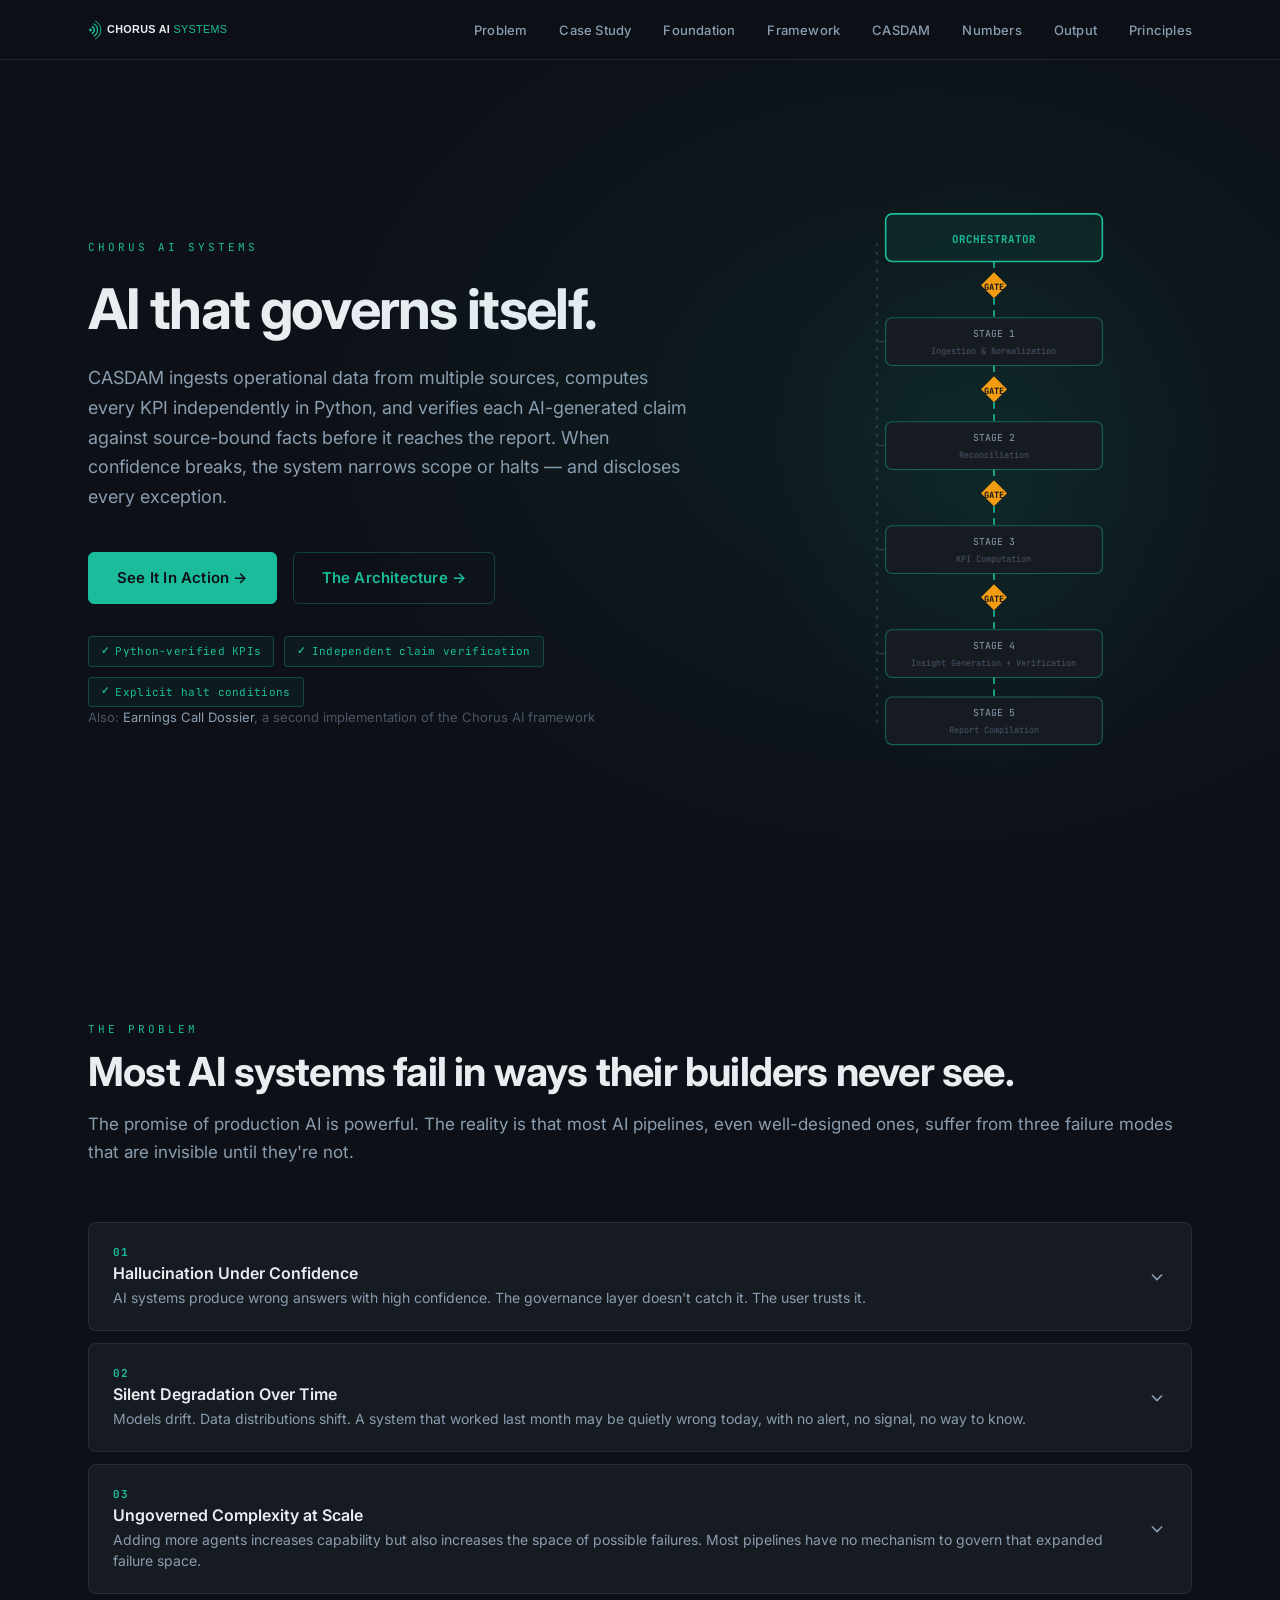
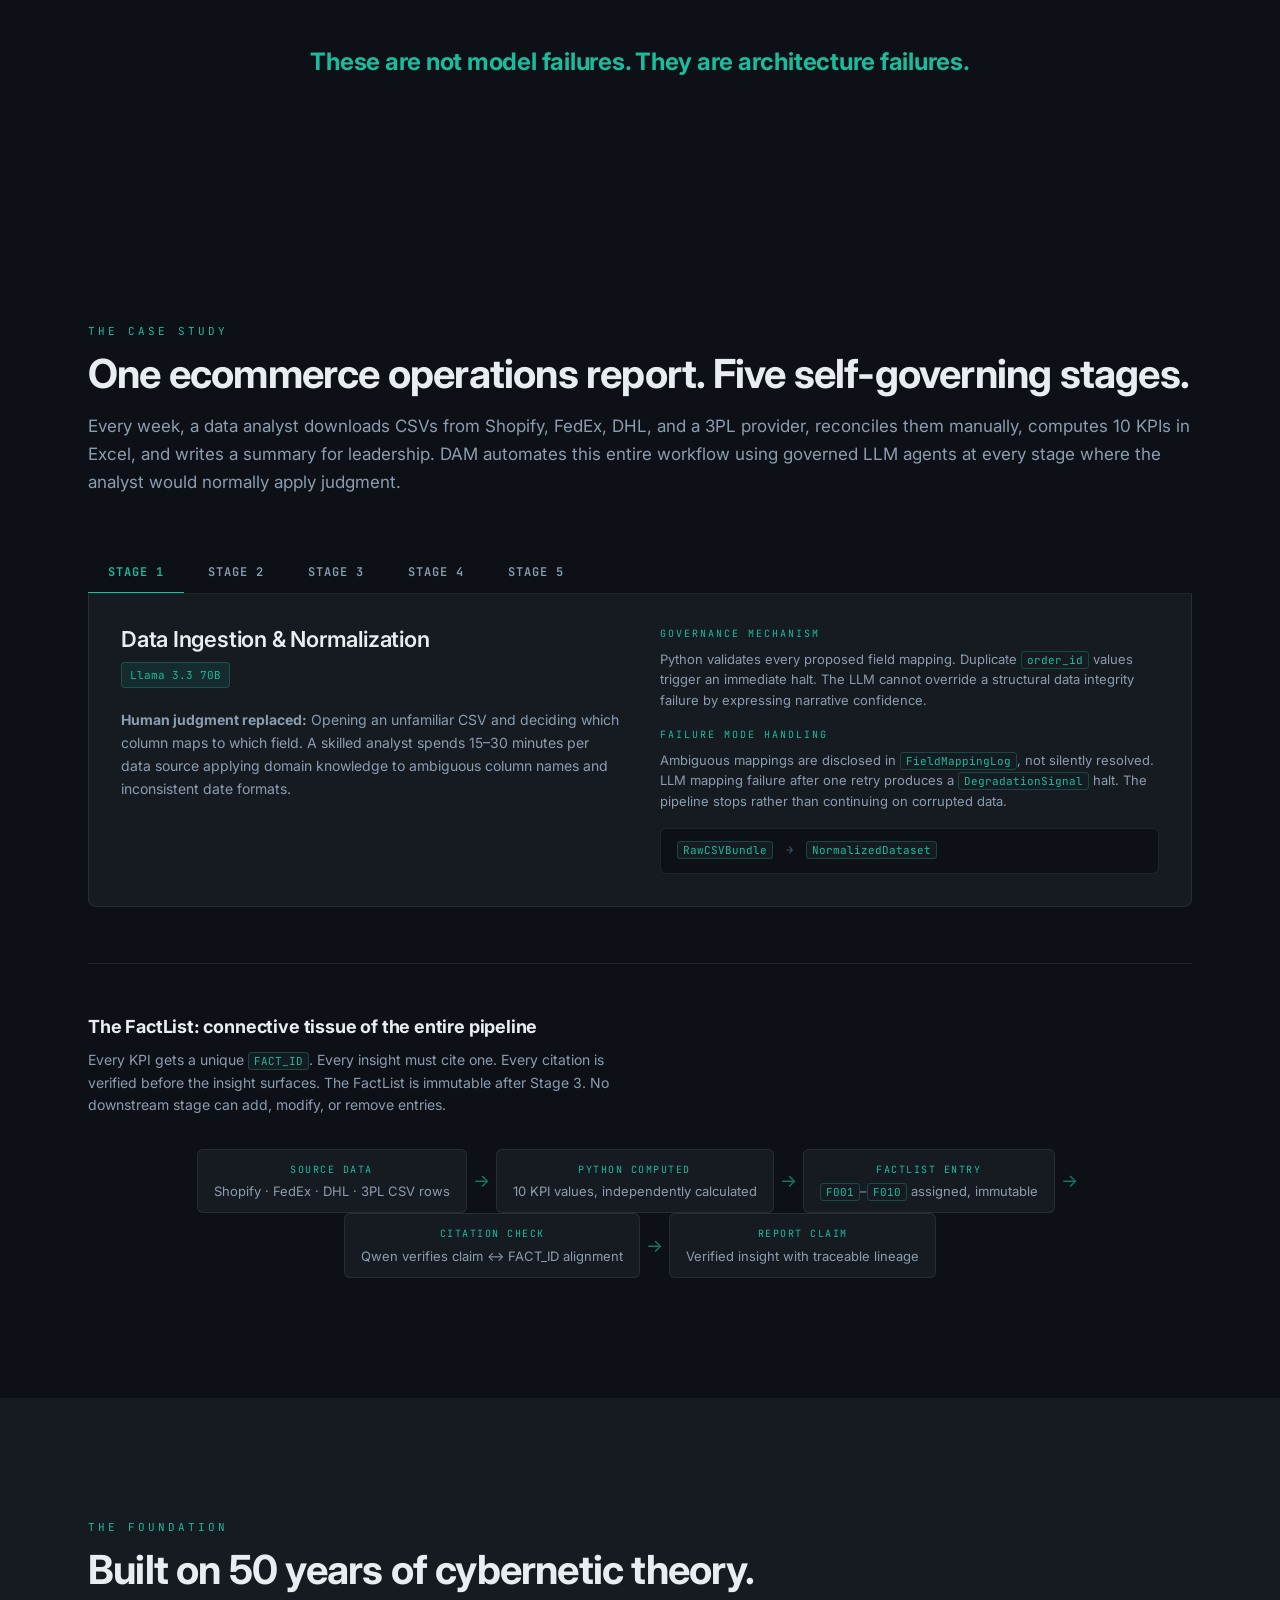
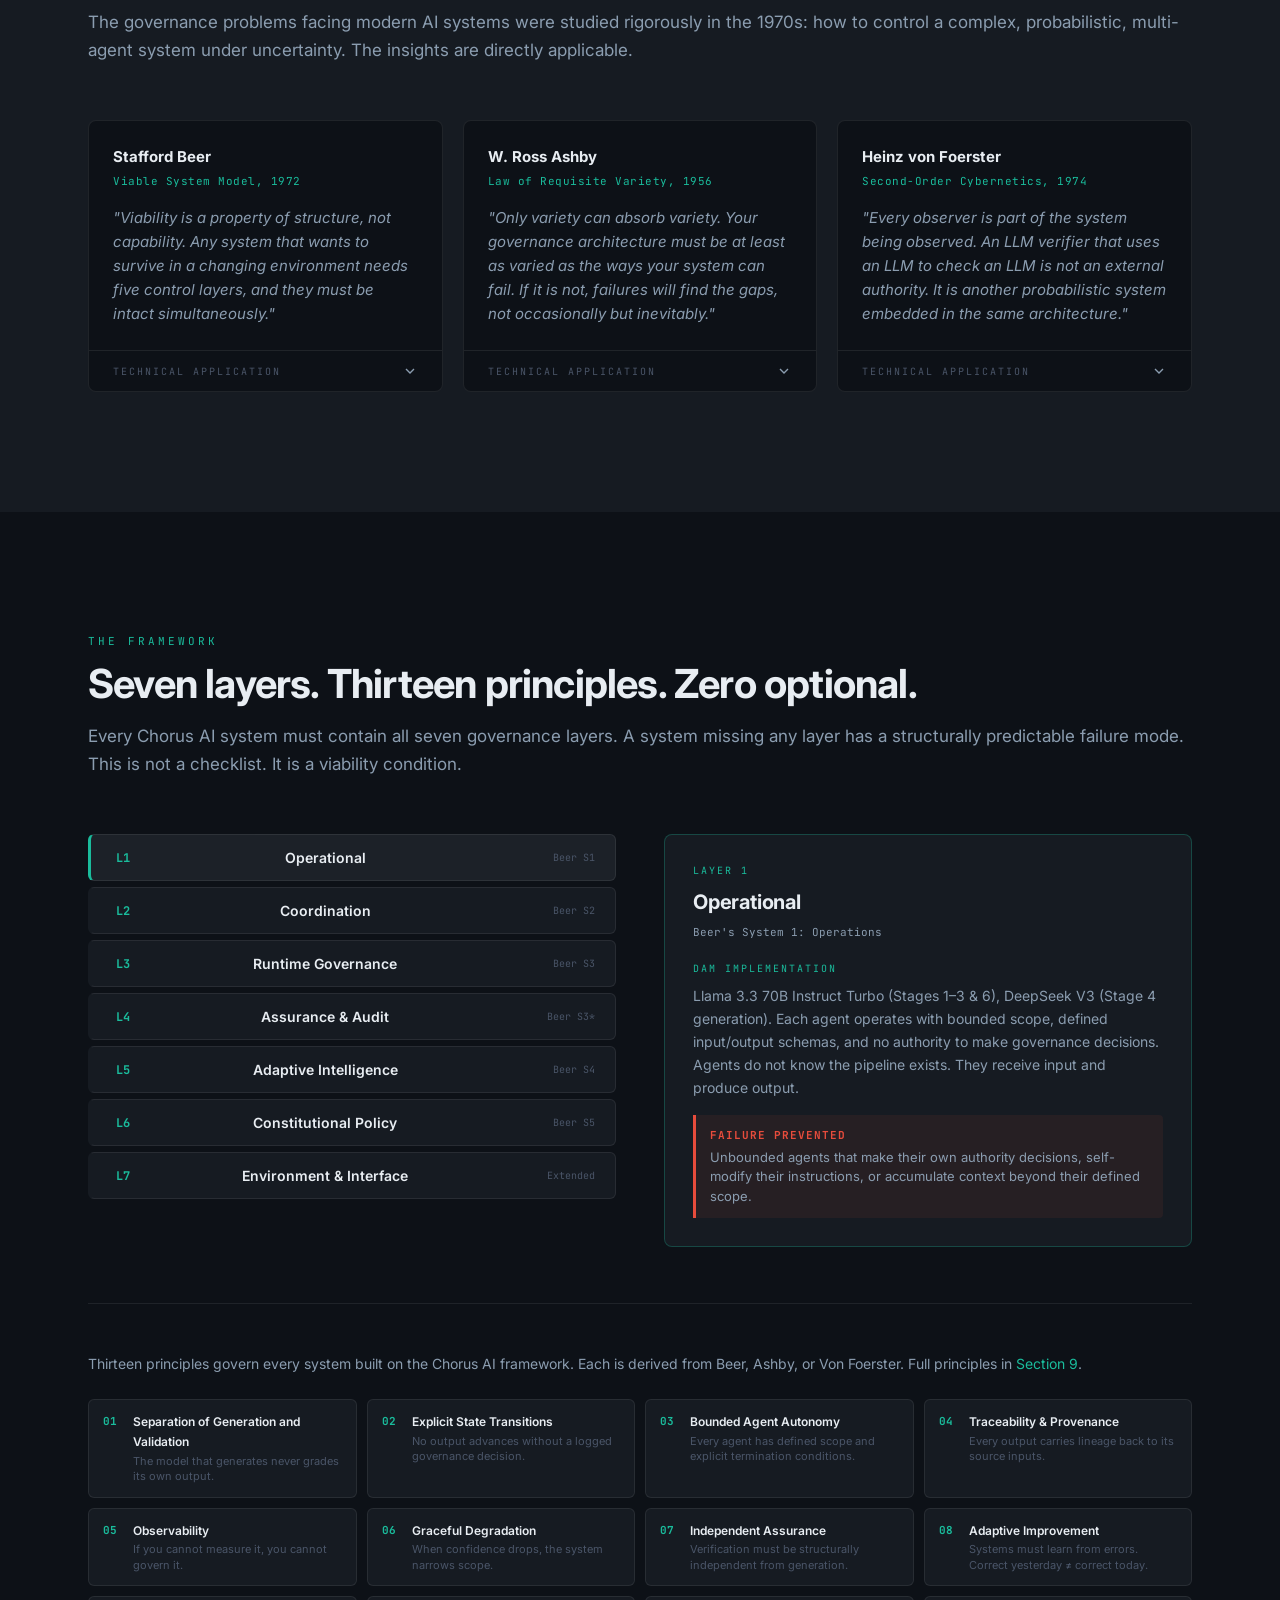
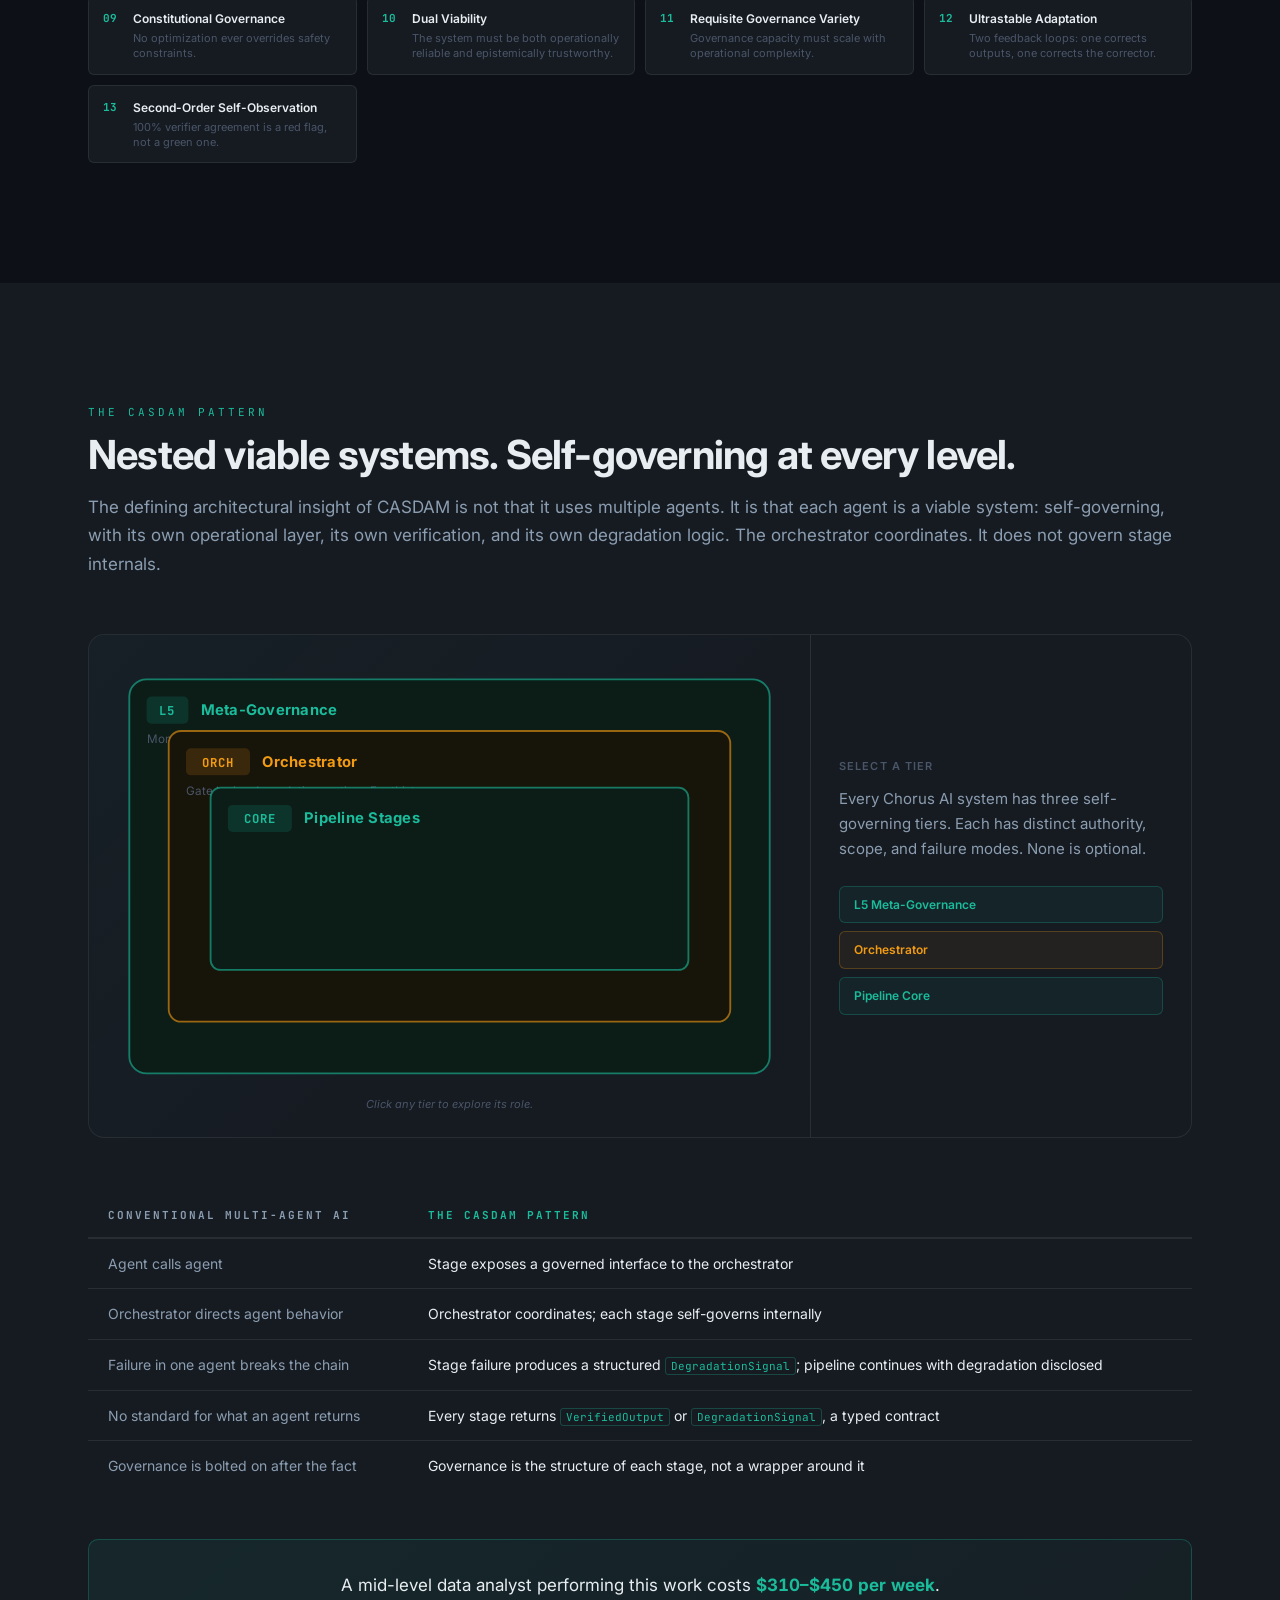
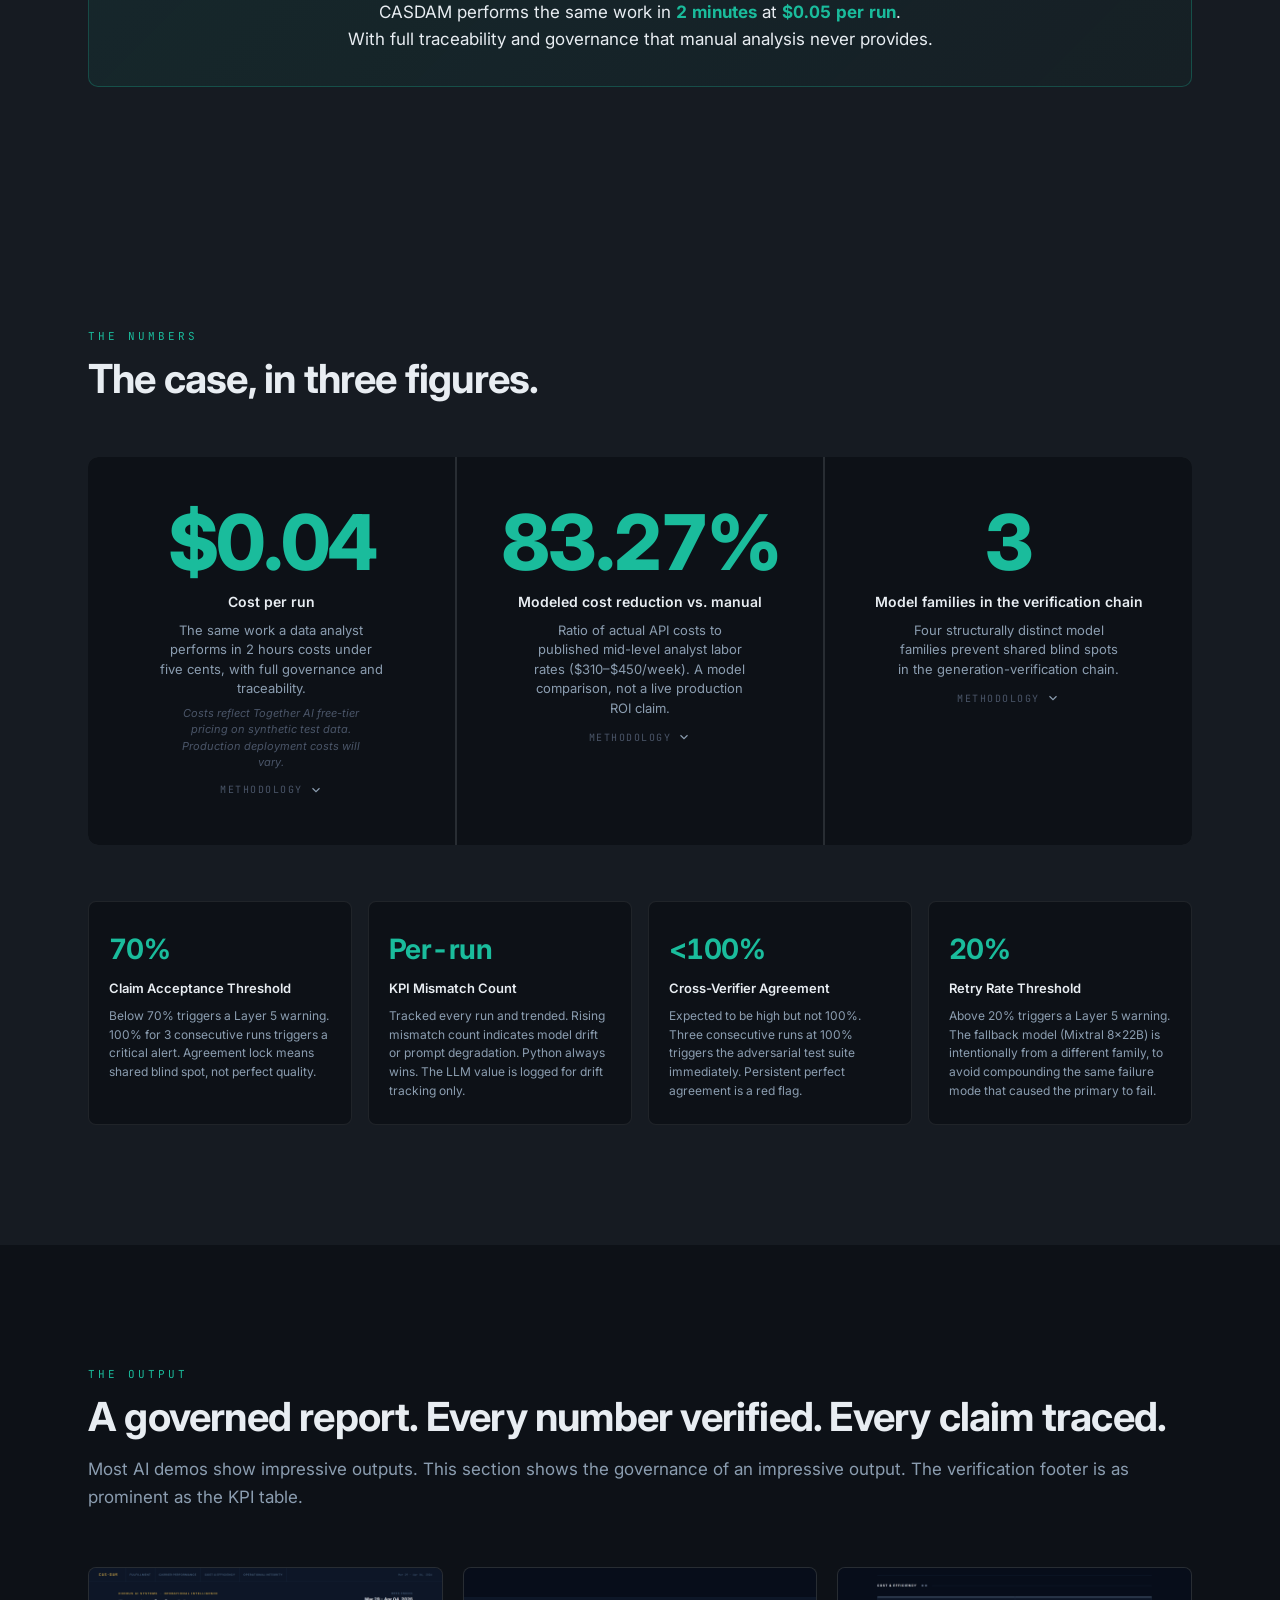
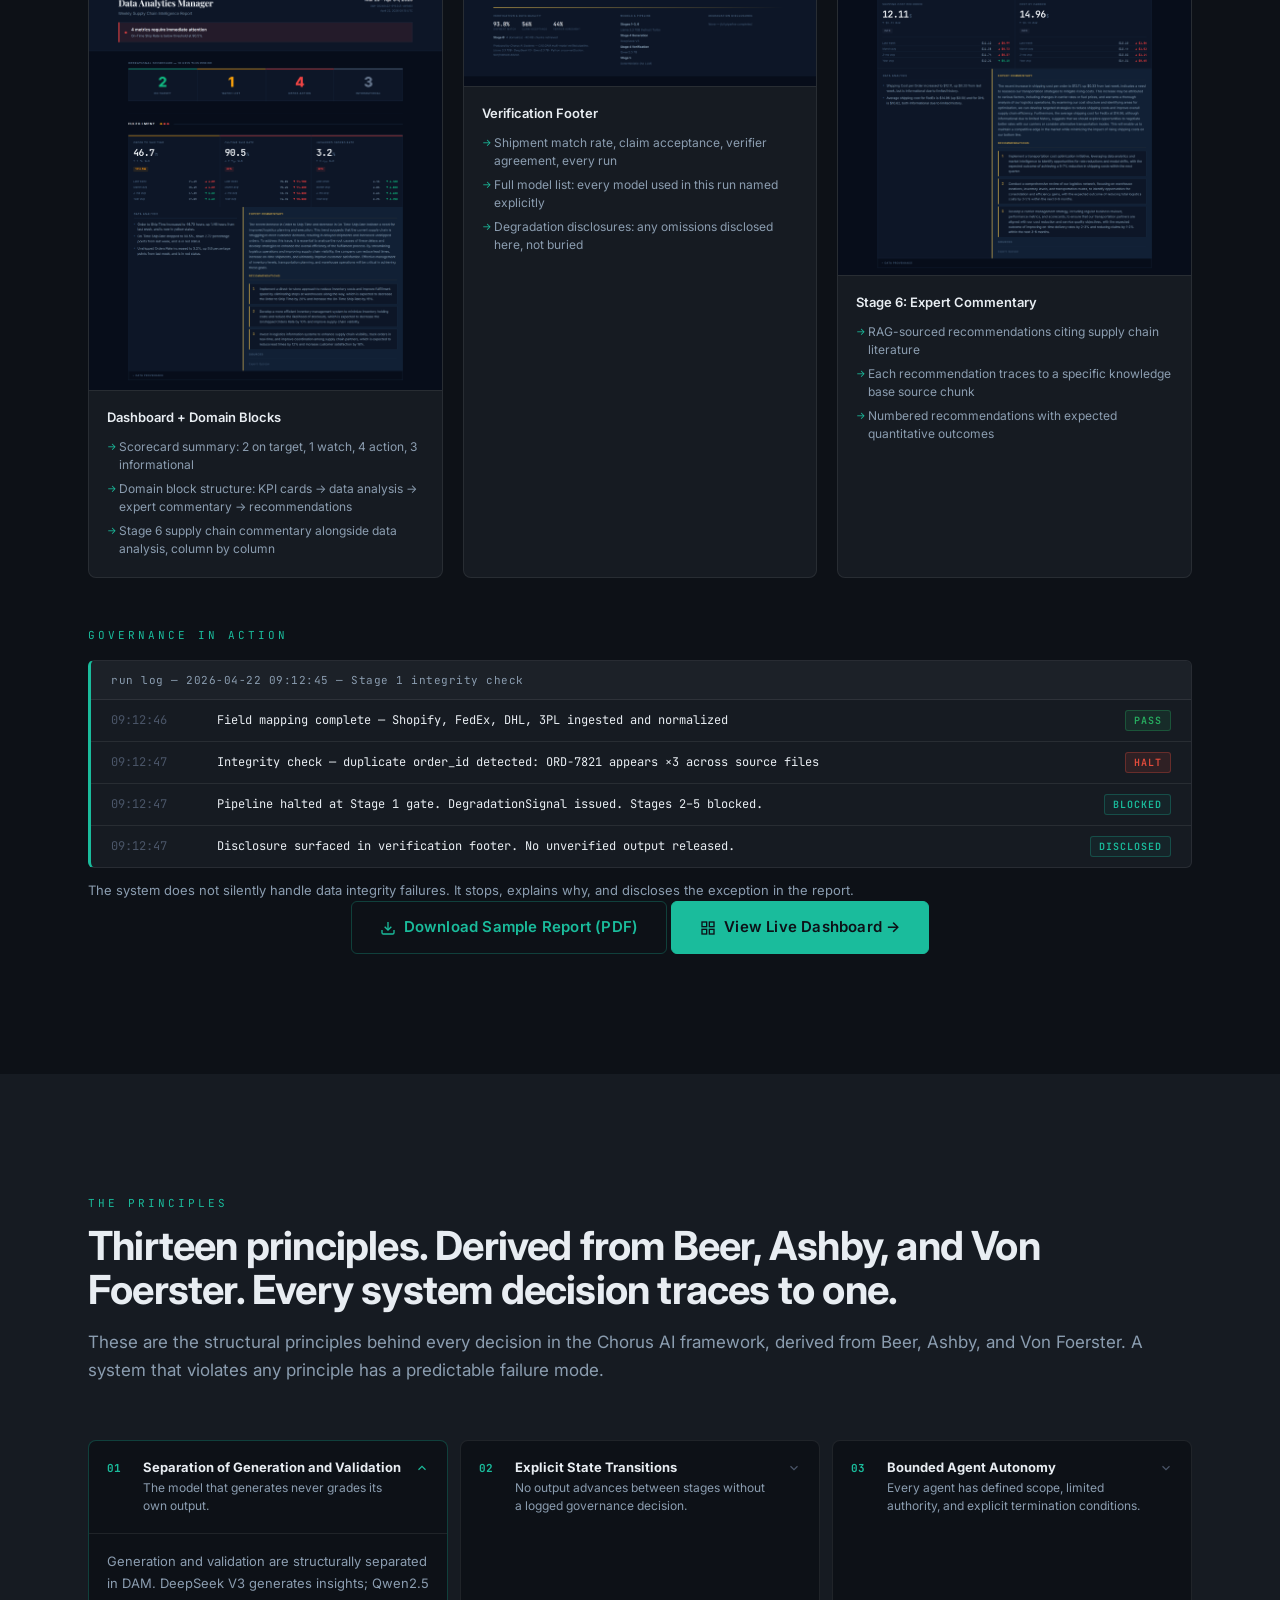
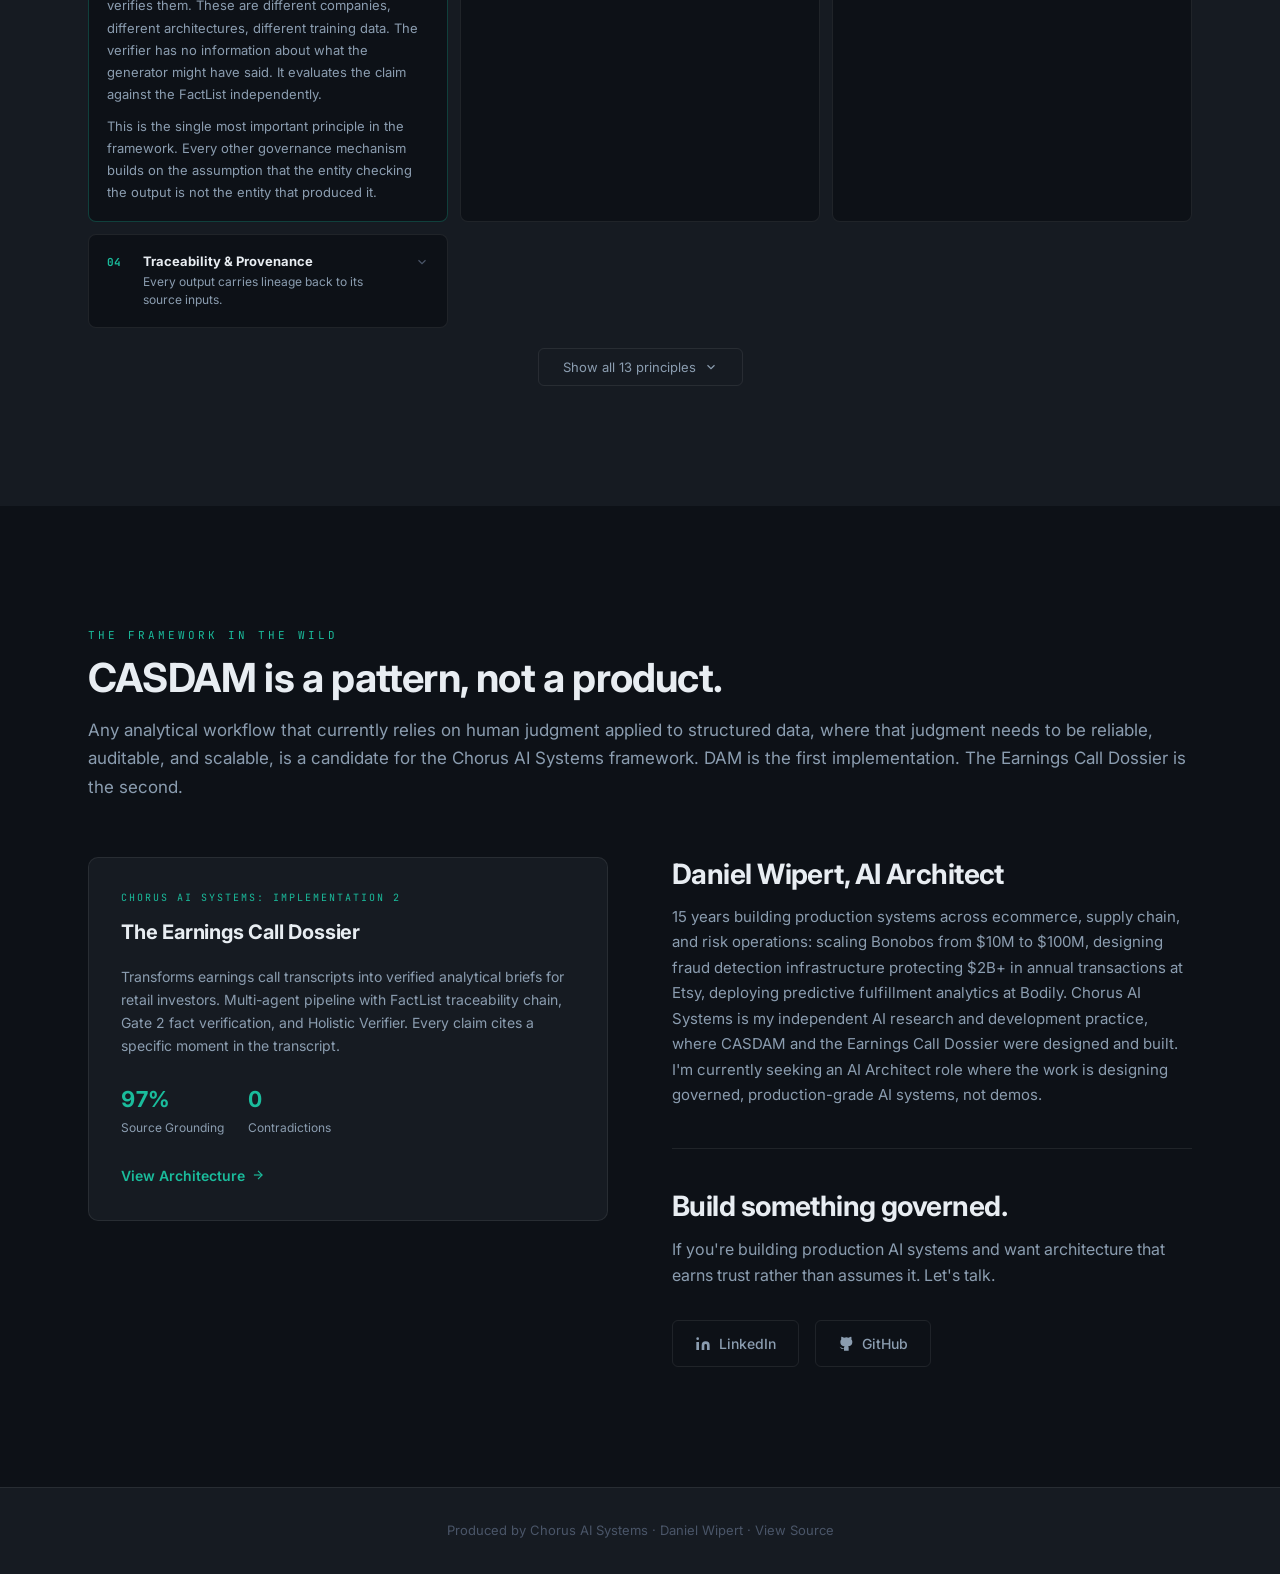
<file: index.html>
<!DOCTYPE html>
<html lang="en">
<head>
<meta charset="utf-8">
<meta name="viewport" content="width=device-width, initial-scale=1">
<title>CASDAM — Governed Multi-Agent AI Analytics Pipeline | Chorus AI Systems</title>
<meta name="description" content="CASDAM is a governed multi-agent AI analytics pipeline built on cybernetic theory. Python-verified KPIs, structurally independent LLM verification, and full traceability from raw CSV to final report.">
<link rel="canonical" href="https://danielwipert.github.io/cas.dam/">
<meta name="google-site-verification" content="RFTmC3O6SxOvTpvmpg824zqZyVazTbME6QD7UY5vV2Y">

<!-- Open Graph -->
<meta property="og:type" content="website">
<meta property="og:url" content="https://danielwipert.github.io/cas.dam/">
<meta property="og:title" content="CASDAM — Governed Multi-Agent AI Analytics Pipeline">
<meta property="og:description" content="A closed-loop multi-agent AI pipeline where every KPI is Python-verified, every claim is independently checked, and every conclusion traces to its source. Built on Beer, Ashby, and Von Foerster.">
<meta property="og:image" content="https://danielwipert.github.io/cas.dam/assets/screenshots/report-p1.png">
<meta property="og:site_name" content="Chorus AI Systems">

<!-- Twitter Card -->
<meta name="twitter:card" content="summary_large_image">
<meta name="twitter:title" content="CASDAM — Governed Multi-Agent AI Analytics Pipeline">
<meta name="twitter:description" content="A closed-loop multi-agent AI pipeline where every KPI is Python-verified, every claim is independently checked, and every conclusion traces to its source.">
<meta name="twitter:image" content="https://danielwipert.github.io/cas.dam/assets/screenshots/report-p1.png">

<!-- JSON-LD Structured Data -->
<script type="application/ld+json">
{
  "@context": "https://schema.org",
  "@type": "SoftwareApplication",
  "name": "CASDAM",
  "description": "A governed multi-agent AI analytics pipeline that ingests ecommerce operations data, runs it through five self-governing stages, and outputs a verified analytics report with full traceability.",
  "applicationCategory": "BusinessApplication",
  "url": "https://danielwipert.github.io/cas.dam/",
  "author": {
    "@type": "Person",
    "name": "Daniel Wipert",
    "url": "https://www.linkedin.com/in/daniel-wipert/"
  },
  "publisher": {
    "@type": "Organization",
    "name": "Chorus AI Systems"
  },
  "keywords": "multi-agent AI, AI governance, LLM verification, analytics pipeline, cybernetics, Viable System Model, ecommerce analytics"
}
</script>

<link rel="preconnect" href="https://fonts.googleapis.com">
<link rel="preconnect" href="https://fonts.gstatic.com" crossorigin>
<link href="https://fonts.googleapis.com/css2?family=Inter:wght@300;400;500;600;700;800&family=JetBrains+Mono:wght@400;700&display=swap" rel="stylesheet">
<link rel="stylesheet" href="css/style.css">
</head>
<body>

<!-- ── Navigation ───────────────────────────────────────────── -->
<nav class="nav" id="nav">
  <div class="nav-inner">
    <a href="#hero" class="nav-logo">
      <img src="assets/chorus-logo.svg" alt="Chorus AI Systems">
    </a>
    <ul class="nav-links">
      <li><a href="#problem">Problem</a></li>
      <li><a href="#case-study">Case Study</a></li>
      <li><a href="#foundation">Foundation</a></li>
      <li><a href="#framework">Framework</a></li>
      <li><a href="#pattern">CASDAM</a></li>
      <li><a href="#numbers">Numbers</a></li>
      <li><a href="#output">Output</a></li>
      <li><a href="#principles">Principles</a></li>
    </ul>
    <button class="nav-hamburger" id="hamburger" aria-label="Menu">
      <span></span><span></span><span></span>
    </button>
  </div>
</nav>
<div class="nav-mobile" id="nav-mobile">
  <a href="#problem">Problem</a>
  <a href="#case-study">Case Study</a>
  <a href="#foundation">Foundation</a>
  <a href="#framework">Framework</a>
  <a href="#pattern">CASDAM</a>
  <a href="#numbers">Numbers</a>
  <a href="#output">Output</a>
  <a href="#principles">Principles</a>
</div>

<!-- ── Section 1: Hero ──────────────────────────────────────── -->
<section id="hero">
  <div class="container">
    <div class="hero-inner">

      <div class="hero-content">
        <span class="hero-overline">Chorus AI Systems</span>
        <h1 class="hero-h1">AI that governs itself.</h1>
        <p class="hero-sub">CASDAM ingests operational data from multiple sources, computes every KPI independently in Python, and verifies each AI-generated claim against source-bound facts before it reaches the report. When confidence breaks, the system narrows scope or halts — and discloses every exception.</p>
        <div class="hero-ctas">
          <a href="#case-study" class="btn btn-primary">See It In Action &rarr;</a>
          <a href="#pattern" class="btn btn-outline">The Architecture &rarr;</a>
        </div>
        <div class="hero-trust-chips">
          <span class="trust-chip">Python-verified KPIs</span>
          <span class="trust-chip">Independent claim verification</span>
          <span class="trust-chip">Explicit halt conditions</span>
        </div>
        <p class="hero-footnote">Also: <a href="https://github.com/danielwipert/dossier-earnings-call" target="_blank" rel="noopener">Earnings Call Dossier</a>, a second implementation of the Chorus AI framework</p>
      </div>

      <!-- Animated Pipeline SVG -->
      <div class="hero-visual">
        <svg class="pipeline-svg" viewBox="0 0 240 512" xmlns="http://www.w3.org/2000/svg" aria-label="Animated pipeline diagram">
          <!-- Orchestrator -->
          <rect class="orch-rect" x="20" y="10" width="200" height="44" rx="6"
            fill="rgba(26,188,156,0.08)" stroke="#1ABC9C" stroke-width="1.5"/>
          <text x="120" y="37" text-anchor="middle" font-family="'JetBrains Mono',monospace" font-size="10" fill="#1ABC9C" font-weight="700">ORCHESTRATOR</text>

          <!-- Flow: orch → gate1 -->
          <line class="flow-line" x1="120" y1="54" x2="120" y2="72" stroke="#1ABC9C" stroke-width="1.5"/>
          <!-- Gate 1 -->
          <polygon class="gate-node" points="120,64 132,76 120,88 108,76" fill="#F39C12"/>
          <text x="120" y="80" text-anchor="middle" font-family="'JetBrains Mono',monospace" font-size="8" fill="#0D1117" font-weight="700">GATE</text>
          <!-- Flow: gate1 → stage1 -->
          <line class="flow-line" x1="120" y1="88" x2="120" y2="106" stroke="#1ABC9C" stroke-width="1.5"/>

          <!-- Stage 1 -->
          <rect x="20" y="106" width="200" height="44" rx="6"
            fill="#161B22" stroke="rgba(26,188,156,0.45)" stroke-width="1"/>
          <text x="120" y="124" text-anchor="middle" font-family="'JetBrains Mono',monospace" font-size="9" fill="#8B9DB0">STAGE 1</text>
          <text x="120" y="139" text-anchor="middle" font-family="'JetBrains Mono',monospace" font-size="8" fill="#4A5568">Ingestion &amp; Normalization</text>

          <!-- Flow: stage1 → gate2 -->
          <line class="flow-line" x1="120" y1="150" x2="120" y2="168" stroke="#1ABC9C" stroke-width="1.5"/>
          <!-- Gate 2 -->
          <polygon class="gate-node" points="120,160 132,172 120,184 108,172" fill="#F39C12" style="animation-delay:0.4s"/>
          <text x="120" y="176" text-anchor="middle" font-family="'JetBrains Mono',monospace" font-size="8" fill="#0D1117" font-weight="700">GATE</text>
          <line class="flow-line" x1="120" y1="184" x2="120" y2="202" stroke="#1ABC9C" stroke-width="1.5"/>

          <!-- Stage 2 -->
          <rect x="20" y="202" width="200" height="44" rx="6"
            fill="#161B22" stroke="rgba(26,188,156,0.45)" stroke-width="1"/>
          <text x="120" y="220" text-anchor="middle" font-family="'JetBrains Mono',monospace" font-size="9" fill="#8B9DB0">STAGE 2</text>
          <text x="120" y="235" text-anchor="middle" font-family="'JetBrains Mono',monospace" font-size="8" fill="#4A5568">Reconciliation</text>

          <!-- Flow: stage2 → gate3 -->
          <line class="flow-line" x1="120" y1="246" x2="120" y2="264" stroke="#1ABC9C" stroke-width="1.5"/>
          <polygon class="gate-node" points="120,256 132,268 120,280 108,268" fill="#F39C12" style="animation-delay:0.8s"/>
          <text x="120" y="272" text-anchor="middle" font-family="'JetBrains Mono',monospace" font-size="8" fill="#0D1117" font-weight="700">GATE</text>
          <line class="flow-line" x1="120" y1="280" x2="120" y2="298" stroke="#1ABC9C" stroke-width="1.5"/>

          <!-- Stage 3 -->
          <rect x="20" y="298" width="200" height="44" rx="6"
            fill="#161B22" stroke="rgba(26,188,156,0.45)" stroke-width="1"/>
          <text x="120" y="316" text-anchor="middle" font-family="'JetBrains Mono',monospace" font-size="9" fill="#8B9DB0">STAGE 3</text>
          <text x="120" y="331" text-anchor="middle" font-family="'JetBrains Mono',monospace" font-size="8" fill="#4A5568">KPI Computation</text>

          <!-- Flow: stage3 → gate4 -->
          <line class="flow-line" x1="120" y1="342" x2="120" y2="360" stroke="#1ABC9C" stroke-width="1.5"/>
          <polygon class="gate-node" points="120,352 132,364 120,376 108,364" fill="#F39C12" style="animation-delay:1.2s"/>
          <text x="120" y="368" text-anchor="middle" font-family="'JetBrains Mono',monospace" font-size="8" fill="#0D1117" font-weight="700">GATE</text>
          <line class="flow-line" x1="120" y1="376" x2="120" y2="394" stroke="#1ABC9C" stroke-width="1.5"/>

          <!-- Stage 4 -->
          <rect x="20" y="394" width="200" height="44" rx="6"
            fill="#161B22" stroke="rgba(26,188,156,0.45)" stroke-width="1"/>
          <text x="120" y="412" text-anchor="middle" font-family="'JetBrains Mono',monospace" font-size="9" fill="#8B9DB0">STAGE 4</text>
          <text x="120" y="427" text-anchor="middle" font-family="'JetBrains Mono',monospace" font-size="8" fill="#4A5568">Insight Generation + Verification</text>

          <!-- Flow: stage4 → stage5 (no gate — Stage 5 is deterministic) -->
          <line class="flow-line" x1="120" y1="438" x2="120" y2="456" stroke="#1ABC9C" stroke-width="1.5"/>

          <!-- Stage 5 -->
          <rect x="20" y="456" width="200" height="44" rx="6"
            fill="#161B22" stroke="rgba(26,188,156,0.45)" stroke-width="1"/>
          <text x="120" y="474" text-anchor="middle" font-family="'JetBrains Mono',monospace" font-size="9" fill="#8B9DB0">STAGE 5</text>
          <text x="120" y="489" text-anchor="middle" font-family="'JetBrains Mono',monospace" font-size="8" fill="#4A5568">Report Compilation</text>

          <!-- Telemetry: upward dashed line on left side -->
          <line class="flow-up-line" x1="12" y1="480" x2="12" y2="32"
            stroke="#8B9DB0" stroke-width="1"/>
          <!-- Telemetry tap lines from each stage -->
          <line x1="20" y1="128" x2="12" y2="128" stroke="#8B9DB0" stroke-width="0.75" opacity="0.35"/>
          <line x1="20" y1="224" x2="12" y2="224" stroke="#8B9DB0" stroke-width="0.75" opacity="0.35"/>
          <line x1="20" y1="320" x2="12" y2="320" stroke="#8B9DB0" stroke-width="0.75" opacity="0.35"/>
          <line x1="20" y1="416" x2="12" y2="416" stroke="#8B9DB0" stroke-width="0.75" opacity="0.35"/>
        </svg>
      </div>

    </div>
  </div>
</section>

<!-- ── Section 2: The Problem ───────────────────────────────── -->
<section id="problem" class="section">
  <div class="container">
    <div class="section-header fade-up">
      <span class="label">The Problem</span>
      <h2>Most AI systems fail in ways their builders never see.</h2>
      <p class="section-subhead">The promise of production AI is powerful. The reality is that most AI pipelines, even well-designed ones, suffer from three failure modes that are invisible until they're not.</p>
    </div>
    <div class="problem-grid">
      <!-- Card 1 -->
      <div class="card fade-up" data-expand>
        <button class="card-trigger" aria-expanded="false">
          <div class="card-trigger-left">
            <div class="card-num">01</div>
            <div class="card-title">Hallucination Under Confidence</div>
            <div class="card-preview">AI systems produce wrong answers with high confidence. The governance layer doesn't catch it. The user trusts it.</div>
          </div>
          <svg class="card-chevron" viewBox="0 0 24 24" fill="none" stroke="currentColor" stroke-width="2"><polyline points="6 9 12 15 18 9"/></svg>
        </button>
        <div class="card-body">
          <div class="card-body-inner">
            <span class="tech-label">Technical Root Cause</span>
            <p>The model that generates also evaluates. Shared architecture means shared blind spots. A verifier trained on the same data distribution as the generator will miss the same classes of errors the generator makes.</p>
            <p>Solution requires <strong>structural separation</strong> of generation and verification with independent model families. Not more prompting of the same model: different architecture, different training, different blind spots.</p>
          </div>
        </div>
      </div>
      <!-- Card 2 -->
      <div class="card fade-up" data-expand>
        <button class="card-trigger" aria-expanded="false">
          <div class="card-trigger-left">
            <div class="card-num">02</div>
            <div class="card-title">Silent Degradation Over Time</div>
            <div class="card-preview">Models drift. Data distributions shift. A system that worked last month may be quietly wrong today, with no alert, no signal, no way to know.</div>
          </div>
          <svg class="card-chevron" viewBox="0 0 24 24" fill="none" stroke="currentColor" stroke-width="2"><polyline points="6 9 12 15 18 9"/></svg>
        </button>
        <div class="card-body">
          <div class="card-body-inner">
            <span class="tech-label">Technical Root Cause</span>
            <p>Single-loop feedback corrects individual outputs but cannot detect configuration failures. When the first feedback loop keeps failing, there is no second mechanism to notice that the first loop is broken.</p>
            <p>Solution requires a <strong>secondary feedback loop</strong> (Layer 5 in the Chorus AI framework) that monitors the governance layer itself, not just individual outputs. The orchestrator must be observable, not just the agents.</p>
          </div>
        </div>
      </div>
      <!-- Card 3 -->
      <div class="card fade-up" data-expand>
        <button class="card-trigger" aria-expanded="false">
          <div class="card-trigger-left">
            <div class="card-num">03</div>
            <div class="card-title">Ungoverned Complexity at Scale</div>
            <div class="card-preview">Adding more agents increases capability but also increases the space of possible failures. Most pipelines have no mechanism to govern that expanded failure space.</div>
          </div>
          <svg class="card-chevron" viewBox="0 0 24 24" fill="none" stroke="currentColor" stroke-width="2"><polyline points="6 9 12 15 18 9"/></svg>
        </button>
        <div class="card-body">
          <div class="card-body-inner">
            <span class="tech-label">Technical Root Cause</span>
            <p>Ashby's Law of Requisite Variety violated. Governance capacity must scale proportionally with operational complexity. Every new agent introduced to a system requires a corresponding increase in verification, coordination, and audit mechanisms.</p>
            <p>A pipeline with five agents and governance designed for two is not safer than a two-agent pipeline. It is less safe. The governance gap grows with every addition.</p>
          </div>
        </div>
      </div>
    </div>
    <p class="problem-closing fade-up">These are not model failures. They are architecture failures.</p>
  </div>
</section>

<!-- ── Section 3: DAM — The Case Study ──────────────────────── -->
<section id="case-study" class="section">
  <div class="container">
    <div class="section-header fade-up">
      <span class="label">The Case Study</span>
      <h2>One ecommerce operations report. Five self-governing stages.</h2>
      <p class="section-subhead">Every week, a data analyst downloads CSVs from Shopify, FedEx, DHL, and a 3PL provider, reconciles them manually, computes 10 KPIs in Excel, and writes a summary for leadership. DAM automates this entire workflow using governed LLM agents at every stage where the analyst would normally apply judgment.</p>
    </div>
    <div class="fade-up">
      <div class="stage-tabs" role="tablist">
        <button class="stage-tab active" role="tab" data-stage="1">STAGE 1</button>
        <button class="stage-tab" role="tab" data-stage="2">STAGE 2</button>
        <button class="stage-tab" role="tab" data-stage="3">STAGE 3</button>
        <button class="stage-tab" role="tab" data-stage="4">STAGE 4</button>
        <button class="stage-tab" role="tab" data-stage="5">STAGE 5</button>
      </div>
      <div class="stage-panels">
        <div class="stage-panel active" data-panel="1">
          <div class="sp-left">
            <h3>Data Ingestion &amp; Normalization</h3>
            <div class="sp-meta"><span class="sp-model-tag">Llama 3.3 70B</span></div>
            <p class="sp-human"><strong>Human judgment replaced:</strong> Opening an unfamiliar CSV and deciding which column maps to which field. A skilled analyst spends 15–30 minutes per data source applying domain knowledge to ambiguous column names and inconsistent date formats.</p>
          </div>
          <div class="sp-right">
            <div class="sp-section">
              <div class="sp-section-label">Governance Mechanism</div>
              <p>Python validates every proposed field mapping. Duplicate <span class="fact-id">order_id</span> values trigger an immediate halt. The LLM cannot override a structural data integrity failure by expressing narrative confidence.</p>
            </div>
            <div class="sp-section">
              <div class="sp-section-label">Failure Mode Handling</div>
              <p>Ambiguous mappings are disclosed in <span class="fact-id">FieldMappingLog</span>, not silently resolved. LLM mapping failure after one retry produces a <span class="fact-id">DegradationSignal</span> halt. The pipeline stops rather than continuing on corrupted data.</p>
            </div>
            <div class="schema-callout">
              <span class="fact-id">RawCSVBundle</span>
              <span class="schema-arrow">→</span>
              <span class="fact-id">NormalizedDataset</span>
            </div>
          </div>
        </div>
        <div class="stage-panel" data-panel="2">
          <div class="sp-left">
            <h3>Cross-Source Reconciliation</h3>
            <div class="sp-meta"><span class="sp-model-tag">Llama 3.3 70B</span></div>
            <p class="sp-human"><strong>Human judgment replaced:</strong> Running VLOOKUPs, then manually investigating the rows that don't match. An analyst applies business knowledge to decide whether a non-matching record is a data error, a legitimate exception, or a carrier reporting discrepancy.</p>
          </div>
          <div class="sp-right">
            <div class="sp-section">
              <div class="sp-section-label">Governance Mechanism</div>
              <p>Fuzzy match confidence threshold of 0.90 enforced by Python. The LLM cannot override this threshold by expressing narrative confidence: "I believe these records match" is not a valid override of a 0.74 confidence score.</p>
            </div>
            <div class="sp-section">
              <div class="sp-section-label">Failure Mode Handling</div>
              <p>Match rate &lt; 80% → halt. 80–95% → warning disclosed in report. Every unmatched record appears with <span class="fact-id">join_status='unmatched'</span> in the output. Nothing is silently dropped.</p>
            </div>
            <div class="schema-callout">
              <span class="fact-id">NormalizedDataset</span>
              <span class="schema-arrow">→</span>
              <span class="fact-id">ReconciledDataset</span>
            </div>
          </div>
        </div>
        <div class="stage-panel" data-panel="3">
          <div class="sp-left">
            <h3>KPI Computation</h3>
            <div class="sp-meta"><span class="sp-model-tag">Llama 3.3 70B</span></div>
            <p class="sp-human"><strong>Human judgment replaced:</strong> Writing formulas in Excel, applying threshold rules, deciding what is Green vs. Yellow vs. Red. An analyst knows which metrics matter most and applies contextual judgment to borderline cases.</p>
          </div>
          <div class="sp-right">
            <div class="sp-section">
              <div class="sp-section-label">Governance Mechanism</div>
              <p>Python independently recomputes every KPI. Python always wins. LLM/Python mismatches are logged and tracked by Layer 5 for drift detection. The LLM value is informational only. It never reaches the FactList.</p>
            </div>
            <div class="sp-section">
              <div class="sp-section-label">Failure Mode Handling</div>
              <p>Stage halts only if Python itself cannot compute a KPI, meaning a genuine data failure occurred. LLM errors are corrected silently by Python, logged for drift tracking, and disclosed in the verification footer.</p>
            </div>
            <div class="schema-callout">
              <span class="fact-id">ReconciledDataset</span>
              <span class="schema-arrow">→</span>
              <span class="fact-id">FactList [F001–F010]</span>
            </div>
          </div>
        </div>
        <div class="stage-panel" data-panel="4">
          <div class="sp-left">
            <h3>Insight Generation + Verification</h3>
            <div class="sp-meta"><span class="sp-model-tag">DeepSeek V3</span><span class="sp-model-tag">Qwen2.5 7B</span></div>
            <p class="sp-human"><strong>Human judgment replaced:</strong> Writing the narrative: what does this week's data mean? What should leadership do? An analyst synthesises numbers into actionable language and applies industry knowledge to recommend responses.</p>
          </div>
          <div class="sp-right">
            <div class="sp-section">
              <div class="sp-section-label">Governance Mechanism</div>
              <p>Every claim must cite a <span class="fact-id">FACT_ID</span>. Qwen2.5 independently checks each citation: does the cited fact actually support this claim? Claims that fail verification are stripped entirely, not marked uncertain.</p>
            </div>
            <div class="sp-section">
              <div class="sp-section-label">Failure Mode Handling</div>
              <p>&lt; 3 verified claims → partial <span class="fact-id">DegradationSignal</span>. 0 claims → Level 2 halt. Cross-verifier agreement at 100% for 3 consecutive runs triggers a Layer 5 critical alert, not a success signal.</p>
            </div>
            <div class="schema-callout">
              <span class="fact-id">FactList</span>
              <span class="schema-arrow">→</span>
              <span class="fact-id">VerifiedInsightList</span>
            </div>
          </div>
        </div>
        <div class="stage-panel" data-panel="5">
          <div class="sp-left">
            <h3>Report Compilation</h3>
            <div class="sp-meta"><span class="sp-model-tag">No LLM: Deterministic</span></div>
            <p class="sp-human"><strong>Human judgment replaced:</strong> Formatting the report, copying numbers into a template, sending it to leadership. Consistency, completeness, and delivery.</p>
          </div>
          <div class="sp-right">
            <div class="sp-section">
              <div class="sp-section-label">Governance Mechanism</div>
              <p>Structural completeness check against required sections list. Missing section → halt. PDF page count deviation → warning logged. Every degradation disclosure from Stages 1–4 is surfaced in the verification footer.</p>
            </div>
            <div class="sp-section">
              <div class="sp-section-label">Why This Matters</div>
              <p>Stage 5 being a viable system without an LLM demonstrates that viability is a property of governance structure, not AI presence. The most reliable stage in the pipeline is the one with no model at all.</p>
            </div>
            <div class="schema-callout">
              <span class="fact-id">VerifiedInsightList</span>
              <span class="schema-arrow">→</span>
              <span class="fact-id">GovernedReport (HTML + PDF)</span>
            </div>
          </div>
        </div>
      </div>
    </div>

    <!-- FactList Chain -->
    <div class="factlist-chain fade-up">
      <div class="chain-title">The FactList: connective tissue of the entire pipeline</div>
      <p class="chain-sub">Every KPI gets a unique <span class="fact-id">FACT_ID</span>. Every insight must cite one. Every citation is verified before the insight surfaces. The FactList is immutable after Stage 3. No downstream stage can add, modify, or remove entries.</p>
      <div class="chain-nodes">
        <div class="chain-node"><div class="cn-label">Source Data</div><div class="cn-val">Shopify · FedEx · DHL · 3PL CSV rows</div></div>
        <div class="chain-arrow">→</div>
        <div class="chain-node"><div class="cn-label">Python Computed</div><div class="cn-val">10 KPI values, independently calculated</div></div>
        <div class="chain-arrow">→</div>
        <div class="chain-node"><div class="cn-label">FactList Entry</div><div class="cn-val"><span class="fact-id">F001</span>–<span class="fact-id">F010</span> assigned, immutable</div></div>
        <div class="chain-arrow">→</div>
        <div class="chain-node"><div class="cn-label">Citation Check</div><div class="cn-val">Qwen verifies claim ↔ FACT_ID alignment</div></div>
        <div class="chain-arrow">→</div>
        <div class="chain-node"><div class="cn-label">Report Claim</div><div class="cn-val">Verified insight with traceable lineage</div></div>
      </div>
    </div>
  </div>
</section>

<!-- ── Section 4: The Theoretical Foundation ────────────────── -->
<section id="foundation" class="section">
  <div class="container">
    <div class="section-header fade-up">
      <span class="label">The Foundation</span>
      <h2>Built on 50 years of cybernetic theory.</h2>
      <p class="section-subhead">The governance problems facing modern AI systems were studied rigorously in the 1970s: how to control a complex, probabilistic, multi-agent system under uncertainty. The insights are directly applicable.</p>
    </div>
    <div class="theorist-grid">
      <!-- Beer -->
      <div class="theorist-card fade-up" data-theorist>
        <div class="tc-header">
          <div class="tc-name">Stafford Beer</div>
          <div class="tc-work">Viable System Model, 1972</div>
          <p class="tc-insight">"Viability is a property of structure, not capability. Any system that wants to survive in a changing environment needs five control layers, and they must be intact simultaneously."</p>
        </div>
        <button class="tc-trigger" aria-expanded="false">
          <span class="tc-trigger-lbl">Technical Application</span>
          <svg class="card-chevron" viewBox="0 0 24 24" fill="none" stroke="currentColor" stroke-width="2"><polyline points="6 9 12 15 18 9"/></svg>
        </button>
        <div class="tc-body">
          <div class="tc-body-inner">
            CASDAM maps Beer's five systems to seven layers for AI: Operational (agents), Coordination (schema enforcement, sequencing), Runtime Governance (gates, halts), Assurance &amp; Audit (independent verification), Adaptive Intelligence (meta-governance), Constitutional Policy (inviolable constraints), Environment &amp; Interface (I/O governance). A system missing any layer has a predictable class of failure modes. Not a possible failure. A guaranteed one.
          </div>
        </div>
      </div>
      <!-- Ashby -->
      <div class="theorist-card fade-up" data-theorist>
        <div class="tc-header">
          <div class="tc-name">W. Ross Ashby</div>
          <div class="tc-work">Law of Requisite Variety, 1956</div>
          <p class="tc-insight">"Only variety can absorb variety. Your governance architecture must be at least as varied as the ways your system can fail. If it is not, failures will find the gaps, not occasionally but inevitably."</p>
        </div>
        <button class="tc-trigger" aria-expanded="false">
          <span class="tc-trigger-lbl">Technical Application</span>
          <svg class="card-chevron" viewBox="0 0 24 24" fill="none" stroke="currentColor" stroke-width="2"><polyline points="6 9 12 15 18 9"/></svg>
        </button>
        <div class="tc-body">
          <div class="tc-body-inner">
            CASDAM satisfies Ashby's Law through two simultaneous strategies: <strong>amplification</strong> (multi-model verification, contradiction detection, model disagreement analysis) and <strong>attenuation</strong> (bounded agent autonomy, schema enforcement, state gating, domain restrictions). Four distinct model families are a hard architectural requirement, not a redundancy choice, because verifiers that share architecture share blind spots.
          </div>
        </div>
      </div>
      <!-- Von Foerster -->
      <div class="theorist-card fade-up" data-theorist>
        <div class="tc-header">
          <div class="tc-name">Heinz von Foerster</div>
          <div class="tc-work">Second-Order Cybernetics, 1974</div>
          <p class="tc-insight">"Every observer is part of the system being observed. An LLM verifier that uses an LLM to check an LLM is not an external authority. It is another probabilistic system embedded in the same architecture."</p>
        </div>
        <button class="tc-trigger" aria-expanded="false">
          <span class="tc-trigger-lbl">Technical Application</span>
          <svg class="card-chevron" viewBox="0 0 24 24" fill="none" stroke="currentColor" stroke-width="2"><polyline points="6 9 12 15 18 9"/></svg>
        </button>
        <div class="tc-body">
          <div class="tc-body-inner">
            CASDAM implements second-order governance through: <strong>observer diversity</strong> (no two adjacent verification stages share model family), <strong>meta-governance</strong> (Layer 5 monitors the governance layer itself, not just outputs), and <strong>mandatory external observation</strong> (human review, adversarial testing). The cross-verifier agreement tracker exists specifically because persistent 100% agreement between two models is a red flag. It means they share the same blind spot, not that everything is correct.
          </div>
        </div>
      </div>
    </div>
  </div>
</section>

<!-- ── Section 4: The Chorus AI Framework ───────────────────── -->
<section id="framework" class="section">
  <div class="container">
    <div class="section-header fade-up">
      <span class="label">The Framework</span>
      <h2>Seven layers. Thirteen principles. Zero optional.</h2>
      <p class="section-subhead">Every Chorus AI system must contain all seven governance layers. A system missing any layer has a structurally predictable failure mode. This is not a checklist. It is a viability condition.</p>
    </div>
    <div class="framework-layout fade-up">
      <!-- Layer stack -->
      <div class="layer-stack" id="layer-stack">
        <button class="layer-bar active" data-layer="1">
          <span class="layer-num">L1</span>
          <span class="layer-name">Operational</span>
          <span class="layer-vsm">Beer S1</span>
        </button>
        <button class="layer-bar" data-layer="2">
          <span class="layer-num">L2</span>
          <span class="layer-name">Coordination</span>
          <span class="layer-vsm">Beer S2</span>
        </button>
        <button class="layer-bar" data-layer="3">
          <span class="layer-num">L3</span>
          <span class="layer-name">Runtime Governance</span>
          <span class="layer-vsm">Beer S3</span>
        </button>
        <button class="layer-bar" data-layer="4">
          <span class="layer-num">L4</span>
          <span class="layer-name">Assurance &amp; Audit</span>
          <span class="layer-vsm">Beer S3*</span>
        </button>
        <button class="layer-bar" data-layer="5">
          <span class="layer-num">L5</span>
          <span class="layer-name">Adaptive Intelligence</span>
          <span class="layer-vsm">Beer S4</span>
        </button>
        <button class="layer-bar" data-layer="6">
          <span class="layer-num">L6</span>
          <span class="layer-name">Constitutional Policy</span>
          <span class="layer-vsm">Beer S5</span>
        </button>
        <button class="layer-bar" data-layer="7">
          <span class="layer-num">L7</span>
          <span class="layer-name">Environment &amp; Interface</span>
          <span class="layer-vsm">Extended</span>
        </button>
      </div>
      <!-- Detail panels -->
      <div id="layer-panels">
        <div class="layer-panel active" data-panel="1">
          <div class="lp-number">Layer 1</div>
          <div class="lp-name">Operational</div>
          <div class="lp-vsm">Beer's System 1: Operations</div>
          <div class="lp-section">
            <div class="lp-section-label">DAM Implementation</div>
            <p>Llama 3.3 70B Instruct Turbo (Stages 1–3 &amp; 6), DeepSeek V3 (Stage 4 generation). Each agent operates with bounded scope, defined input/output schemas, and no authority to make governance decisions. Agents do not know the pipeline exists. They receive input and produce output.</p>
          </div>
          <div class="lp-failure"><strong>Failure Prevented</strong>Unbounded agents that make their own authority decisions, self-modify their instructions, or accumulate context beyond their defined scope.</div>
        </div>
        <div class="layer-panel" data-panel="2">
          <div class="lp-number">Layer 2</div>
          <div class="lp-name">Coordination</div>
          <div class="lp-vsm">Beer's System 2: Coordination</div>
          <div class="lp-section">
            <div class="lp-section-label">DAM Implementation</div>
            <p>Pydantic schemas enforce typed contracts between every stage. An asyncio orchestrator sequences execution and enforces stage ordering. Stage inputs and outputs are validated at every boundary. Malformed data cannot propagate.</p>
          </div>
          <div class="lp-failure"><strong>Failure Prevented</strong>Agents interfering with each other, semantic drift between stages, runaway execution loops, and schema violations that corrupt downstream computation.</div>
        </div>
        <div class="layer-panel" data-panel="3">
          <div class="lp-number">Layer 3</div>
          <div class="lp-name">Runtime Governance</div>
          <div class="lp-vsm">Beer's System 3: Control</div>
          <div class="lp-section">
            <div class="lp-section-label">DAM Implementation</div>
            <p>Internal gate in each stage MVS. Python independently recomputes every KPI value; the LLM estimate is compared against the Python value and discrepancies are logged. LLM/Python mismatches do not halt the pipeline; Python always wins. Explicit halt conditions defined for every stage.</p>
          </div>
          <div class="lp-failure"><strong>Failure Prevented</strong>Outputs advancing without verification, silent error compounding across stages, and LLM-computed values reaching the report without independent confirmation.</div>
        </div>
        <div class="layer-panel" data-panel="4">
          <div class="lp-number">Layer 4</div>
          <div class="lp-name">Assurance &amp; Audit</div>
          <div class="lp-vsm">Beer's System 3*: Audit</div>
          <div class="lp-section">
            <div class="lp-section-label">DAM Implementation</div>
            <p>Qwen2.5 independently verifies every Stage 4 insight citation against the FactList. Cross-verifier agreement tracked run-over-run. Adversarial test suite run monthly. The verifier is structurally independent of the generator: different model family, different training data.</p>
          </div>
          <div class="lp-failure"><strong>Failure Prevented</strong>Self-verification (generator grading its own output) and shared blind spots between generation and verification that allow systematic errors to pass undetected.</div>
        </div>
        <div class="layer-panel" data-panel="5">
          <div class="lp-number">Layer 5</div>
          <div class="lp-name">Adaptive Intelligence</div>
          <div class="lp-vsm">Beer's System 4: Intelligence</div>
          <div class="lp-section">
            <div class="lp-section-label">DAM Implementation</div>
            <p>Layer5Monitor reads the N most recent run logs. Emits structured alerts on rising retry rates, low claim acceptance rates, and verifier agreement lock (100% agreement for 3+ consecutive runs). Bounded authority: the monitor <em>recommends</em> but does not act. Humans act on its signals.</p>
          </div>
          <div class="lp-failure"><strong>Failure Prevented</strong>Silent degradation, model drift, and configuration failures that masquerade as output failures, all invisible to a system that only monitors individual outputs.</div>
        </div>
        <div class="layer-panel" data-panel="6">
          <div class="lp-number">Layer 6</div>
          <div class="lp-name">Constitutional Policy</div>
          <div class="lp-vsm">Beer's System 5: Policy</div>
          <div class="lp-section">
            <div class="lp-section-label">DAM Implementation</div>
            <p>Inviolable constraints: no unverified output is ever released. The FactList is immutable after Stage 3. Stage 4 refuses input where <span class="fact-id">python_verified=False</span>. No financial projections under any code path. These are structural constraints. They cannot be overridden by optimization pressure or LLM instruction.</p>
          </div>
          <div class="lp-failure"><strong>Failure Prevented</strong>Safety constraints overridden by optimization pressure, mission drift through accumulated small exceptions, and constitutional violations that compound over time.</div>
        </div>
        <div class="layer-panel" data-panel="7">
          <div class="lp-number">Layer 7</div>
          <div class="lp-name">Environment &amp; Interface</div>
          <div class="lp-vsm">Extended (Beer had no L7)</div>
          <div class="lp-section">
            <div class="lp-section-label">DAM Implementation</div>
            <p>Input validation before any LLM call. Malformed CSVs are rejected with disclosure, not silently handled. Output governance: required report sections are checked before PDF release. <span class="fact-id">HealthTelemetry</span> exposed upward to the orchestrator from every stage.</p>
          </div>
          <div class="lp-failure"><strong>Failure Prevented</strong>Malformed inputs propagating through the pipeline, incomplete outputs released without disclosure, and governance failures invisible to the orchestrating layer above.</div>
        </div>
      </div>
    </div>

    <!-- 13 Principles Summary -->
    <div class="principles-summary fade-up">
      <p class="principles-summary-heading">Thirteen principles govern every system built on the Chorus AI framework. Each is derived from Beer, Ashby, or Von Foerster. Full principles in <a href="#principles">Section 9</a>.</p>
      <div class="principle-chips">
        <div class="p-chip"><span class="p-chip-num">01</span><div class="p-chip-body"><div class="p-chip-name">Separation of Generation and Validation</div><div class="p-chip-line">The model that generates never grades its own output.</div></div></div>
        <div class="p-chip"><span class="p-chip-num">02</span><div class="p-chip-body"><div class="p-chip-name">Explicit State Transitions</div><div class="p-chip-line">No output advances without a logged governance decision.</div></div></div>
        <div class="p-chip"><span class="p-chip-num">03</span><div class="p-chip-body"><div class="p-chip-name">Bounded Agent Autonomy</div><div class="p-chip-line">Every agent has defined scope and explicit termination conditions.</div></div></div>
        <div class="p-chip"><span class="p-chip-num">04</span><div class="p-chip-body"><div class="p-chip-name">Traceability &amp; Provenance</div><div class="p-chip-line">Every output carries lineage back to its source inputs.</div></div></div>
        <div class="p-chip"><span class="p-chip-num">05</span><div class="p-chip-body"><div class="p-chip-name">Observability</div><div class="p-chip-line">If you cannot measure it, you cannot govern it.</div></div></div>
        <div class="p-chip"><span class="p-chip-num">06</span><div class="p-chip-body"><div class="p-chip-name">Graceful Degradation</div><div class="p-chip-line">When confidence drops, the system narrows scope.</div></div></div>
        <div class="p-chip"><span class="p-chip-num">07</span><div class="p-chip-body"><div class="p-chip-name">Independent Assurance</div><div class="p-chip-line">Verification must be structurally independent from generation.</div></div></div>
        <div class="p-chip"><span class="p-chip-num">08</span><div class="p-chip-body"><div class="p-chip-name">Adaptive Improvement</div><div class="p-chip-line">Systems must learn from errors. Correct yesterday ≠ correct today.</div></div></div>
        <div class="p-chip"><span class="p-chip-num">09</span><div class="p-chip-body"><div class="p-chip-name">Constitutional Governance</div><div class="p-chip-line">No optimization ever overrides safety constraints.</div></div></div>
        <div class="p-chip"><span class="p-chip-num">10</span><div class="p-chip-body"><div class="p-chip-name">Dual Viability</div><div class="p-chip-line">The system must be both operationally reliable and epistemically trustworthy.</div></div></div>
        <div class="p-chip"><span class="p-chip-num">11</span><div class="p-chip-body"><div class="p-chip-name">Requisite Governance Variety</div><div class="p-chip-line">Governance capacity must scale with operational complexity.</div></div></div>
        <div class="p-chip"><span class="p-chip-num">12</span><div class="p-chip-body"><div class="p-chip-name">Ultrastable Adaptation</div><div class="p-chip-line">Two feedback loops: one corrects outputs, one corrects the corrector.</div></div></div>
        <div class="p-chip"><span class="p-chip-num">13</span><div class="p-chip-body"><div class="p-chip-name">Second-Order Self-Observation</div><div class="p-chip-line">100% verifier agreement is a red flag, not a green one.</div></div></div>
      </div>
    </div>
  </div>
</section>

<!-- ── Section 5: The CASDAM Pattern ────────────────────────── -->
<section id="pattern" class="section">
  <div class="container">
    <div class="section-header fade-up">
      <span class="label">The CASDAM Pattern</span>
      <h2>Nested viable systems. Self-governing at every level.</h2>
      <p class="section-subhead">The defining architectural insight of CASDAM is not that it uses multiple agents. It is that each agent is a viable system: self-governing, with its own operational layer, its own verification, and its own degradation logic. The orchestrator coordinates. It does not govern stage internals.</p>
    </div>

    <div class="mvs-interactive fade-up">
      <div class="mvs-diagram-col">
        <svg id="mvs-svg" viewBox="0 0 540 340" xmlns="http://www.w3.org/2000/svg"></svg>
        <p class="mvs-hint">Click any tier to explore its role.</p>
      </div>
      <div class="mvs-info-col" id="mvs-info-col">
        <div class="mvs-info-default" id="mvs-info-default">
          <p class="mvs-info-prompt">Select a tier</p>
          <p class="mvs-info-intro">Every Chorus AI system has three self-governing tiers. Each has distinct authority, scope, and failure modes. None is optional.</p>
          <div class="mvs-tier-chips">
            <div class="mvs-chip mvs-chip--teal">L5 Meta-Governance</div>
            <div class="mvs-chip mvs-chip--amber">Orchestrator</div>
            <div class="mvs-chip mvs-chip--teal">Pipeline Core</div>
          </div>
        </div>
        <div class="mvs-info-detail" id="mvs-info-detail"></div>
      </div>
    </div>

    <table class="contrast-table fade-up">
      <thead>
        <tr>
          <th>Conventional Multi-Agent AI</th>
          <th>The CASDAM Pattern</th>
        </tr>
      </thead>
      <tbody>
        <tr><td>Agent calls agent</td><td>Stage exposes a governed interface to the orchestrator</td></tr>
        <tr><td>Orchestrator directs agent behavior</td><td>Orchestrator coordinates; each stage self-governs internally</td></tr>
        <tr><td>Failure in one agent breaks the chain</td><td>Stage failure produces a structured <span class="fact-id">DegradationSignal</span>; pipeline continues with degradation disclosed</td></tr>
        <tr><td>No standard for what an agent returns</td><td>Every stage returns <span class="fact-id">VerifiedOutput</span> or <span class="fact-id">DegradationSignal</span>, a typed contract</td></tr>
        <tr><td>Governance is bolted on after the fact</td><td>Governance is the structure of each stage, not a wrapper around it</td></tr>
      </tbody>
    </table>

    <div class="roi-callout fade-up">
      <p>A mid-level data analyst performing this work costs <strong>$310–$450 per week</strong>. CASDAM performs the same work in <strong>2 minutes</strong> at <strong>$0.05 per run</strong>.</p>
      <p class="roi-footnote">With full traceability and governance that manual analysis never provides.</p>
    </div>
  </div>
</section>

<!-- ── Section 7: The Numbers ────────────────────────────────── -->
<section id="numbers" class="section">
  <div class="container">
    <div class="section-header fade-up">
      <span class="label">The Numbers</span>
      <h2>The case, in three figures.</h2>
    </div>
    <div class="big-nums-row fade-up">
      <div class="big-num-card">
        <span class="big-num" data-count="0.05" data-prefix="$" data-decimals="2">$0.05</span>
        <div class="big-num-label">Cost per run</div>
        <p class="big-num-desc">The same work a data analyst performs in 2 hours costs under five cents, with full governance and traceability.</p>
        <p class="big-num-caveat">Costs reflect Together AI free-tier pricing on synthetic test data. Production deployment costs will vary.</p>
        <button class="num-expand-trigger" data-num-expand>
          Methodology
          <svg class="card-chevron" viewBox="0 0 24 24" fill="none" stroke="currentColor" stroke-width="2"><polyline points="6 9 12 15 18 9"/></svg>
        </button>
        <div class="num-expand-body">
          <div class="num-expand-body-inner">Together AI free-tier Llama 3.3 70B for Stages 1–3 &amp; 6, DeepSeek V3 and Qwen2.5 7B for Stage 4. Token budget enforced per stage. One retry per stage maximum. Cost ceiling is a constitutional constraint, not a soft target. Actual run cost on 2026-04-22: $0.0365.</div>
        </div>
      </div>
      <div class="big-num-card">
        <span class="big-num" data-count="99.97" data-suffix="%" data-decimals="2">99.97%</span>
        <div class="big-num-label">Modeled cost reduction vs. manual</div>
        <p class="big-num-desc">Ratio of actual API costs to published mid-level analyst labor rates ($310–$450/week). A model comparison, not a live production ROI claim.</p>
        <button class="num-expand-trigger" data-num-expand>
          Methodology
          <svg class="card-chevron" viewBox="0 0 24 24" fill="none" stroke="currentColor" stroke-width="2"><polyline points="6 9 12 15 18 9"/></svg>
        </button>
        <div class="num-expand-body">
          <div class="num-expand-body-inner">This is not a projection. It is the ratio of actual Together AI API costs at locked model selection to published mid-level data analyst labor rates. Manual analysis also has zero governance trail: no audit log, no traceability, no degradation disclosure.</div>
        </div>
      </div>
      <div class="big-num-card">
        <span class="big-num" data-count="4" data-decimals="0">4</span>
        <div class="big-num-label">Model families in the verification chain</div>
        <p class="big-num-desc">Four structurally distinct model families prevent shared blind spots in the generation-verification chain.</p>
        <button class="num-expand-trigger" data-num-expand>
          Methodology
          <svg class="card-chevron" viewBox="0 0 24 24" fill="none" stroke="currentColor" stroke-width="2"><polyline points="6 9 12 15 18 9"/></svg>
        </button>
        <div class="num-expand-body">
          <div class="num-expand-body-inner">Meta Llama, DeepSeek, Qwen, and Mistral (fallback). This is Ashby's Law applied to verification, not redundancy. A verifier that shares architecture and training data with the generator shares its failure modes. Four distinct families satisfy Principle 13: the observation mechanisms cannot share the same structural blind spots.</div>
        </div>
      </div>
    </div>

    <!-- Governance Metrics -->
    <div class="gov-metrics fade-up">
      <div class="gov-metric">
        <div class="gov-val">70%</div>
        <div class="gov-name">Claim Acceptance Threshold</div>
        <p class="gov-desc">Below 70% triggers a Layer 5 warning. 100% for 3 consecutive runs triggers a critical alert. Agreement lock means shared blind spot, not perfect quality.</p>
      </div>
      <div class="gov-metric">
        <div class="gov-val">Per-run</div>
        <div class="gov-name">KPI Mismatch Count</div>
        <p class="gov-desc">Tracked every run and trended. Rising mismatch count indicates model drift or prompt degradation. Python always wins. The LLM value is logged for drift tracking only.</p>
      </div>
      <div class="gov-metric">
        <div class="gov-val">&lt;100%</div>
        <div class="gov-name">Cross-Verifier Agreement</div>
        <p class="gov-desc">Expected to be high but not 100%. Three consecutive runs at 100% triggers the adversarial test suite immediately. Persistent perfect agreement is a red flag.</p>
      </div>
      <div class="gov-metric">
        <div class="gov-val">20%</div>
        <div class="gov-name">Retry Rate Threshold</div>
        <p class="gov-desc">Above 20% triggers a Layer 5 warning. The fallback model (Mixtral 8x22B) is intentionally from a different family, to avoid compounding the same failure mode that caused the primary to fail.</p>
      </div>
    </div>
  </div>
</section>

<!-- ── Section 8: Sample Output ─────────────────────────────── -->
<section id="output" class="section">
  <div class="container">
    <div class="section-header fade-up">
      <span class="label">The Output</span>
      <h2>A governed report. Every number verified. Every claim traced.</h2>
      <p class="section-subhead">Most AI demos show impressive outputs. This section shows the governance of an impressive output. The verification footer is as prominent as the KPI table.</p>
    </div>
    <div class="screenshots-grid fade-up">
      <div class="screenshot-card">
        <img src="assets/screenshots/report-p1.png" alt="DAM report dashboard view showing radar chart and domain KPI blocks" loading="lazy">
        <div class="screenshot-caption">
          <div class="sc-title">Dashboard + Domain Blocks</div>
          <ul class="sc-callouts">
            <li>Scorecard summary: 2 on target, 1 watch, 4 action, 3 informational</li>
            <li>Domain block structure: KPI cards → data analysis → expert commentary → recommendations</li>
            <li>Stage 6 supply chain commentary alongside data analysis, column by column</li>
          </ul>
        </div>
      </div>
      <div class="screenshot-card">
        <img src="assets/screenshots/report-p2.png" alt="DAM report verification footer showing governance metrics" loading="lazy">
        <div class="screenshot-caption">
          <div class="sc-title">Verification Footer</div>
          <ul class="sc-callouts">
            <li>Shipment match rate, claim acceptance, verifier agreement, every run</li>
            <li>Full model list: every model used in this run named explicitly</li>
            <li>Degradation disclosures: any omissions disclosed here, not buried</li>
          </ul>
        </div>
      </div>
      <div class="screenshot-card">
        <img src="assets/screenshots/report-p3.png" alt="DAM report Stage 6 expert commentary with knowledge base citations" loading="lazy">
        <div class="screenshot-caption">
          <div class="sc-title">Stage 6: Expert Commentary</div>
          <ul class="sc-callouts">
            <li>RAG-sourced recommendations citing supply chain literature</li>
            <li>Each recommendation traces to a specific knowledge base source chunk</li>
            <li>Numbered recommendations with expected quantitative outcomes</li>
          </ul>
        </div>
      </div>
    </div>

    <!-- Governance in action: proof log -->
    <div class="proof-log-wrap fade-up">
      <div class="proof-log-label">Governance in action</div>
      <div class="proof-log">
        <div class="proof-log-header">run log — 2026-04-22 09:12:45 — Stage 1 integrity check</div>
        <div class="proof-log-line">
          <span class="log-time">09:12:46</span>
          <span class="log-event">Field mapping complete — Shopify, FedEx, DHL, 3PL ingested and normalized</span>
          <span class="log-badge log-badge--pass">PASS</span>
        </div>
        <div class="proof-log-line">
          <span class="log-time">09:12:47</span>
          <span class="log-event">Integrity check — duplicate order_id detected: ORD-7821 appears ×3 across source files</span>
          <span class="log-badge log-badge--halt">HALT</span>
        </div>
        <div class="proof-log-line">
          <span class="log-time">09:12:47</span>
          <span class="log-event">Pipeline halted at Stage 1 gate. DegradationSignal issued. Stages 2–5 blocked.</span>
          <span class="log-badge log-badge--info">BLOCKED</span>
        </div>
        <div class="proof-log-line">
          <span class="log-time">09:12:47</span>
          <span class="log-event">Disclosure surfaced in verification footer. No unverified output released.</span>
          <span class="log-badge log-badge--info">DISCLOSED</span>
        </div>
      </div>
      <p style="margin-top:12px; font-size:13px; color:var(--text-2);">The system does not silently handle data integrity failures. It stops, explains why, and discloses the exception in the report.</p>
    </div>

    <div class="output-cta fade-up">
      <a href="assets/sample-report.pdf" class="btn btn-outline" target="_blank" rel="noopener">
        <svg width="16" height="16" viewBox="0 0 24 24" fill="none" stroke="currentColor" stroke-width="2"><path d="M21 15v4a2 2 0 0 1-2 2H5a2 2 0 0 1-2-2v-4"/><polyline points="7 10 12 15 17 10"/><line x1="12" y1="15" x2="12" y2="3"/></svg>
        Download Sample Report (PDF)
      </a>
      <a href="dashboard/" class="btn btn-primary" target="_blank" rel="noopener">
        <svg width="16" height="16" viewBox="0 0 24 24" fill="none" stroke="currentColor" stroke-width="2"><rect x="3" y="3" width="7" height="7"/><rect x="14" y="3" width="7" height="7"/><rect x="3" y="14" width="7" height="7"/><rect x="14" y="14" width="7" height="7"/></svg>
        View Live Dashboard &rarr;
      </a>
    </div>
  </div>
</section>

<!-- ── Section 9: The Governing Principles ──────────────────── -->
<section id="principles" class="section">
  <div class="container">
    <div class="section-header fade-up">
      <span class="label">The Principles</span>
      <h2>Thirteen principles. Derived from Beer, Ashby, and Von Foerster. Every system decision traces to one.</h2>
      <p class="section-subhead">These are the structural principles behind every decision in the Chorus AI framework, derived from Beer, Ashby, and Von Foerster. A system that violates any principle has a predictable failure mode.</p>
    </div>
    <div class="principles-grid fade-up">
      <!-- P1 — open by default -->
      <div class="principle-card open" data-expand>
        <button class="pc-trigger" aria-expanded="true">
          <span class="pc-num">01</span>
          <div class="pc-content"><div class="pc-name">Separation of Generation and Validation</div><div class="pc-statement">The model that generates never grades its own output.</div></div>
          <svg class="pc-chevron" viewBox="0 0 24 24" fill="none" stroke="currentColor" stroke-width="2"><polyline points="6 9 12 15 18 9"/></svg>
        </button>
        <div class="pc-body">
          <div class="pc-body-inner">
            <p>Generation and validation are structurally separated in DAM. DeepSeek V3 generates insights; Qwen2.5 verifies them. These are different companies, different architectures, different training data. The verifier has no information about what the generator might have said. It evaluates the claim against the FactList independently.</p>
            <p>This is the single most important principle in the framework. Every other governance mechanism builds on the assumption that the entity checking the output is not the entity that produced it.</p>
          </div>
        </div>
      </div>
      <div class="principle-card" data-expand>
        <button class="pc-trigger" aria-expanded="false">
          <span class="pc-num">02</span>
          <div class="pc-content"><div class="pc-name">Explicit State Transitions</div><div class="pc-statement">No output advances between stages without a logged governance decision.</div></div>
          <svg class="pc-chevron" viewBox="0 0 24 24" fill="none" stroke="currentColor" stroke-width="2"><polyline points="6 9 12 15 18 9"/></svg>
        </button>
        <div class="pc-body">
          <div class="pc-body-inner"><p>Every stage boundary in DAM is a gate, a recorded decision point. The gate checks a defined condition and produces a logged result. Passing a gate is not implicit; it is explicit. If a stage output cannot pass its gate, the pipeline halts or degrades. There is no silent continuation on bad data.</p></div>
        </div>
      </div>
      <div class="principle-card" data-expand>
        <button class="pc-trigger" aria-expanded="false">
          <span class="pc-num">03</span>
          <div class="pc-content"><div class="pc-name">Bounded Agent Autonomy</div><div class="pc-statement">Every agent has defined scope, limited authority, and explicit termination conditions.</div></div>
          <svg class="pc-chevron" viewBox="0 0 24 24" fill="none" stroke="currentColor" stroke-width="2"><polyline points="6 9 12 15 18 9"/></svg>
        </button>
        <div class="pc-body">
          <div class="pc-body-inner"><p>Agents in DAM are not general-purpose assistants. They receive a specific structured input and are expected to produce a specific structured output. They cannot request additional information, modify their instructions, or escalate to a higher authority. Their scope is entirely defined by their input schema. A Stage 1 agent cannot decide to also perform Stage 3 work because it thinks that would be helpful.</p></div>
        </div>
      </div>
      <div class="principle-card" data-expand>
        <button class="pc-trigger" aria-expanded="false">
          <span class="pc-num">04</span>
          <div class="pc-content"><div class="pc-name">Traceability &amp; Provenance</div><div class="pc-statement">Every output carries lineage back to its source inputs.</div></div>
          <svg class="pc-chevron" viewBox="0 0 24 24" fill="none" stroke="currentColor" stroke-width="2"><polyline points="6 9 12 15 18 9"/></svg>
        </button>
        <div class="pc-body">
          <div class="pc-body-inner"><p>The FactList implements this principle mechanically. Every insight in the final report cites a FACT_ID. Every FACT_ID traces to a Python-computed KPI value. Every Python value traces to specific source data rows. You can follow the chain from any sentence in the report back to the CSV row that generated it. This is not documentation. It is structure.</p></div>
        </div>
      </div>
      <div class="principles-toggle-row">
        <button class="show-principles-btn" id="principles-toggle" aria-expanded="false">
          Show all 13 principles
          <svg viewBox="0 0 24 24" fill="none" stroke="currentColor" stroke-width="2"><polyline points="6 9 12 15 18 9"/></svg>
        </button>
      </div>
      <div class="principle-card principle-hidden" data-expand>
        <button class="pc-trigger" aria-expanded="false">
          <span class="pc-num">05</span>
          <div class="pc-content"><div class="pc-name">Observability</div><div class="pc-statement">If you cannot measure it, you cannot govern it.</div></div>
          <svg class="pc-chevron" viewBox="0 0 24 24" fill="none" stroke="currentColor" stroke-width="2"><polyline points="6 9 12 15 18 9"/></svg>
        </button>
        <div class="pc-body">
          <div class="pc-body-inner"><p>Every stage in DAM emits a <span class="fact-id">HealthTelemetry</span> object: latency, retry count, cost, match rates, mismatch counts, claim acceptance rates. This telemetry flows upward to the orchestrator and is persisted in the run log. Layer 5 operates on this data. A stage that produces correct outputs but emits no telemetry is ungovernable. Its health cannot be assessed over time.</p></div>
        </div>
      </div>
      <div class="principle-card principle-hidden" data-expand>
        <button class="pc-trigger" aria-expanded="false">
          <span class="pc-num">06</span>
          <div class="pc-content"><div class="pc-name">Graceful Degradation</div><div class="pc-statement">When confidence drops, the system narrows scope rather than continuing at full autonomy.</div></div>
          <svg class="pc-chevron" viewBox="0 0 24 24" fill="none" stroke="currentColor" stroke-width="2"><polyline points="6 9 12 15 18 9"/></svg>
        </button>
        <div class="pc-body">
          <div class="pc-body-inner"><p>DAM has five defined degradation levels. Level 1 is partial output with disclosure. Level 2 halts the affected stage but continues others. Full halt is reserved for data integrity failures (duplicate IDs, match rate collapse). The goal is never false confidence. A partial report that says "Stage 2 match rate was 82%, warning: 18% of shipments unmatched" is more trustworthy than a complete report that silently filled in the gaps.</p></div>
        </div>
      </div>
      <div class="principle-card principle-hidden" data-expand>
        <button class="pc-trigger" aria-expanded="false">
          <span class="pc-num">07</span>
          <div class="pc-content"><div class="pc-name">Independent Assurance</div><div class="pc-statement">Verification must be structurally independent from generation.</div></div>
          <svg class="pc-chevron" viewBox="0 0 24 24" fill="none" stroke="currentColor" stroke-width="2"><polyline points="6 9 12 15 18 9"/></svg>
        </button>
        <div class="pc-body">
          <div class="pc-body-inner"><p>Independence has two components in DAM: model independence (Qwen verifies DeepSeek: different company, architecture, and training) and computational independence (Python recomputes KPIs without using the LLM value). The Python verification of KPIs is the stronger form: it introduces a fundamentally different computational substrate, not just a different probabilistic model.</p></div>
        </div>
      </div>
      <div class="principle-card principle-hidden" data-expand>
        <button class="pc-trigger" aria-expanded="false">
          <span class="pc-num">08</span>
          <div class="pc-content"><div class="pc-name">Adaptive Improvement</div><div class="pc-statement">Systems must learn from errors. A system correct yesterday may be wrong today.</div></div>
          <svg class="pc-chevron" viewBox="0 0 24 24" fill="none" stroke="currentColor" stroke-width="2"><polyline points="6 9 12 15 18 9"/></svg>
        </button>
        <div class="pc-body">
          <div class="pc-body-inner"><p>Layer 5 exists because static systems degrade. The Layer5Monitor tracks trends across runs, not just whether the current run passed its gates, but whether passing rates are declining, retry rates are rising, or agreement patterns are locking. These are early signals of model drift or configuration degradation that would not be visible from a single-run perspective.</p></div>
        </div>
      </div>
      <div class="principle-card principle-hidden" data-expand>
        <button class="pc-trigger" aria-expanded="false">
          <span class="pc-num">09</span>
          <div class="pc-content"><div class="pc-name">Constitutional Governance</div><div class="pc-statement">No optimization overrides safety constraints. Ever.</div></div>
          <svg class="pc-chevron" viewBox="0 0 24 24" fill="none" stroke="currentColor" stroke-width="2"><polyline points="6 9 12 15 18 9"/></svg>
        </button>
        <div class="pc-body">
          <div class="pc-body-inner"><p>Constitutional constraints in DAM are not configuration. They are code paths that do not exist. There is no code path in Stage 4 that releases an unverified claim. There is no code path that adds entries to the FactList after Stage 3 completes. There is no code path that produces financial projections. These constraints cannot be "turned off" via prompt or parameter. They are structural absences.</p></div>
        </div>
      </div>
      <div class="principle-card principle-hidden" data-expand>
        <button class="pc-trigger" aria-expanded="false">
          <span class="pc-num">10</span>
          <div class="pc-content"><div class="pc-name">Dual Viability</div><div class="pc-statement">The system must be both operationally reliable and epistemically trustworthy.</div></div>
          <svg class="pc-chevron" viewBox="0 0 24 24" fill="none" stroke="currentColor" stroke-width="2"><polyline points="6 9 12 15 18 9"/></svg>
        </button>
        <div class="pc-body">
          <div class="pc-body-inner"><p>Operational reliability (the system runs without crashing) is insufficient. Epistemic trustworthiness (the outputs can be trusted) is also required. A system that produces outputs reliably but cannot verify them is operationally viable but epistemically untrustworthy. DAM requires both: it must complete and its completions must be independently verifiable.</p></div>
        </div>
      </div>
      <div class="principle-card principle-hidden" data-expand>
        <button class="pc-trigger" aria-expanded="false">
          <span class="pc-num">11</span>
          <div class="pc-content"><div class="pc-name">Requisite Governance Variety</div><div class="pc-statement">Governance capacity must scale with operational complexity. Scaling without governance is ungoverned risk.</div></div>
          <svg class="pc-chevron" viewBox="0 0 24 24" fill="none" stroke="currentColor" stroke-width="2"><polyline points="6 9 12 15 18 9"/></svg>
        </button>
        <div class="pc-body">
          <div class="pc-body-inner"><p>Ashby's Law applied directly. Adding Stage 6 to DAM required adding corresponding governance: the citation check for RAG outputs, the domain-level acceptance threshold, the knowledge base availability check. The stage could not be added without its governance layer. Doing so would have reduced overall system trustworthiness even while increasing capability.</p></div>
        </div>
      </div>
      <div class="principle-card principle-hidden" data-expand>
        <button class="pc-trigger" aria-expanded="false">
          <span class="pc-num">12</span>
          <div class="pc-content"><div class="pc-name">Ultrastable Adaptation</div><div class="pc-statement">Two feedback loops: one corrects outputs, one corrects the configuration when the first loop keeps failing.</div></div>
          <svg class="pc-chevron" viewBox="0 0 24 24" fill="none" stroke="currentColor" stroke-width="2"><polyline points="6 9 12 15 18 9"/></svg>
        </button>
        <div class="pc-body">
          <div class="pc-body-inner"><p>Ross Ashby's concept of ultrastability: a system with two nested feedback loops is more stable than one with a single loop. The first loop (runtime governance) corrects individual outputs. The second loop (Layer 5 / Layer5Monitor) corrects the system configuration when the first loop keeps activating. A system where the retry rate keeps rising needs configuration intervention, not more retries.</p></div>
        </div>
      </div>
      <div class="principle-card principle-hidden" data-expand>
        <button class="pc-trigger" aria-expanded="false">
          <span class="pc-num">13</span>
          <div class="pc-content"><div class="pc-name">Second-Order Self-Observation</div><div class="pc-statement">The system must observe its own observation processes. Persistent 100% verifier agreement is a red flag, not a green one.</div></div>
          <svg class="pc-chevron" viewBox="0 0 24 24" fill="none" stroke="currentColor" stroke-width="2"><polyline points="6 9 12 15 18 9"/></svg>
        </button>
        <div class="pc-body">
          <div class="pc-body-inner"><p>Von Foerster's second-order cybernetics applied to verification. If DeepSeek and Qwen agree on 100% of claims for three consecutive runs, the naive reading is "quality is perfect." The Chorus AI reading is: "these two models may have converged on a shared blind spot." The cross-verifier agreement tracker exists to flag this pattern. High agreement is expected; perfect agreement is suspicious.</p></div>
        </div>
      </div>
    </div>
  </div>
</section>

<!-- ── Section 10: The Framework in the Wild ────────────────── -->
<section id="wild" class="section">
  <div class="container">
    <div class="section-header fade-up">
      <span class="label">The Framework in the Wild</span>
      <h2>CASDAM is a pattern, not a product.</h2>
      <p class="section-subhead">Any analytical workflow that currently relies on human judgment applied to structured data, where that judgment needs to be reliable, auditable, and scalable, is a candidate for the Chorus AI Systems framework. DAM is the first implementation. The Earnings Call Dossier is the second.</p>
    </div>
    <div class="wild-layout">
      <div class="dossier-card fade-up">
        <div class="dc-overline">Chorus AI Systems: Implementation 2</div>
        <div class="dc-title">The Earnings Call Dossier</div>
        <p class="dc-body">Transforms earnings call transcripts into verified analytical briefs for retail investors. Multi-agent pipeline with FactList traceability chain, Gate 2 fact verification, and Holistic Verifier. Every claim cites a specific moment in the transcript.</p>
        <div class="dc-stats">
          <div class="dc-stat"><div class="dc-stat-val">97%</div><div class="dc-stat-lbl">Source Grounding</div></div>
          <div class="dc-stat"><div class="dc-stat-val">0</div><div class="dc-stat-lbl">Contradictions</div></div>
        </div>
        <a href="https://github.com/danielwipert/dossier-earnings-call" class="dc-link" target="_blank" rel="noopener">
          View Architecture
          <svg viewBox="0 0 24 24" fill="none" stroke="currentColor" stroke-width="2"><line x1="5" y1="12" x2="19" y2="12"/><polyline points="12 5 19 12 12 19"/></svg>
        </a>
      </div>
      <div class="contact-block fade-up">
        <div class="bio-block">
          <h3>Daniel Wipert, AI Architect</h3>
          <p class="bio-body">15 years building production systems across ecommerce, supply chain, and risk operations: scaling Bonobos from $10M to $100M, designing fraud detection infrastructure protecting $2B+ in annual transactions at Etsy, deploying predictive fulfillment analytics at Bodily. Chorus AI Systems is my independent AI research and development practice, where CASDAM and the Earnings Call Dossier were designed and built. I'm currently seeking an AI Architect role where the work is designing governed, production-grade AI systems, not demos.</p>
        </div>
        <h3>Build something governed.</h3>
        <p class="contact-body">If you're building production AI systems and want architecture that earns trust rather than assumes it. Let's talk.</p>
        <div class="contact-links">
          <a href="https://www.linkedin.com/in/daniel-wipert/" class="contact-link" target="_blank" rel="noopener">
            <svg viewBox="0 0 24 24" fill="currentColor"><path d="M16 8a6 6 0 0 1 6 6v7h-4v-7a2 2 0 0 0-2-2 2 2 0 0 0-2 2v7h-4v-7a6 6 0 0 1 6-6z"/><rect x="2" y="9" width="4" height="12"/><circle cx="4" cy="4" r="2"/></svg>
            LinkedIn
          </a>
          <a href="https://github.com/danielwipert" class="contact-link" target="_blank" rel="noopener">
            <svg viewBox="0 0 24 24" fill="currentColor"><path d="M9 19c-5 1.5-5-2.5-7-3m14 6v-3.87a3.37 3.37 0 0 0-.94-2.61c3.14-.35 6.44-1.54 6.44-7A5.44 5.44 0 0 0 20 4.77 5.07 5.07 0 0 0 19.91 1S18.73.65 16 2.48a13.38 13.38 0 0 0-7 0C6.27.65 5.09 1 5.09 1A5.07 5.07 0 0 0 5 4.77a5.44 5.44 0 0 0-1.5 3.78c0 5.42 3.3 6.61 6.44 7A3.37 3.37 0 0 0 9 18.13V22"/></svg>
            GitHub
          </a>
        </div>
      </div>
    </div>
  </div>
</section>

<!-- ── Footer ────────────────────────────────────────────────── -->
<footer class="site-footer">
  <div class="container">
    <p>Produced by <a href="https://github.com/danielwipert" target="_blank" rel="noopener">Chorus AI Systems</a> &middot; Daniel Wipert &middot; <a href="https://github.com/danielwipert/cas.dam" target="_blank" rel="noopener">View Source</a></p>
  </div>
</footer>

<script src="js/main.js"></script>
</body>
</html>
</file>
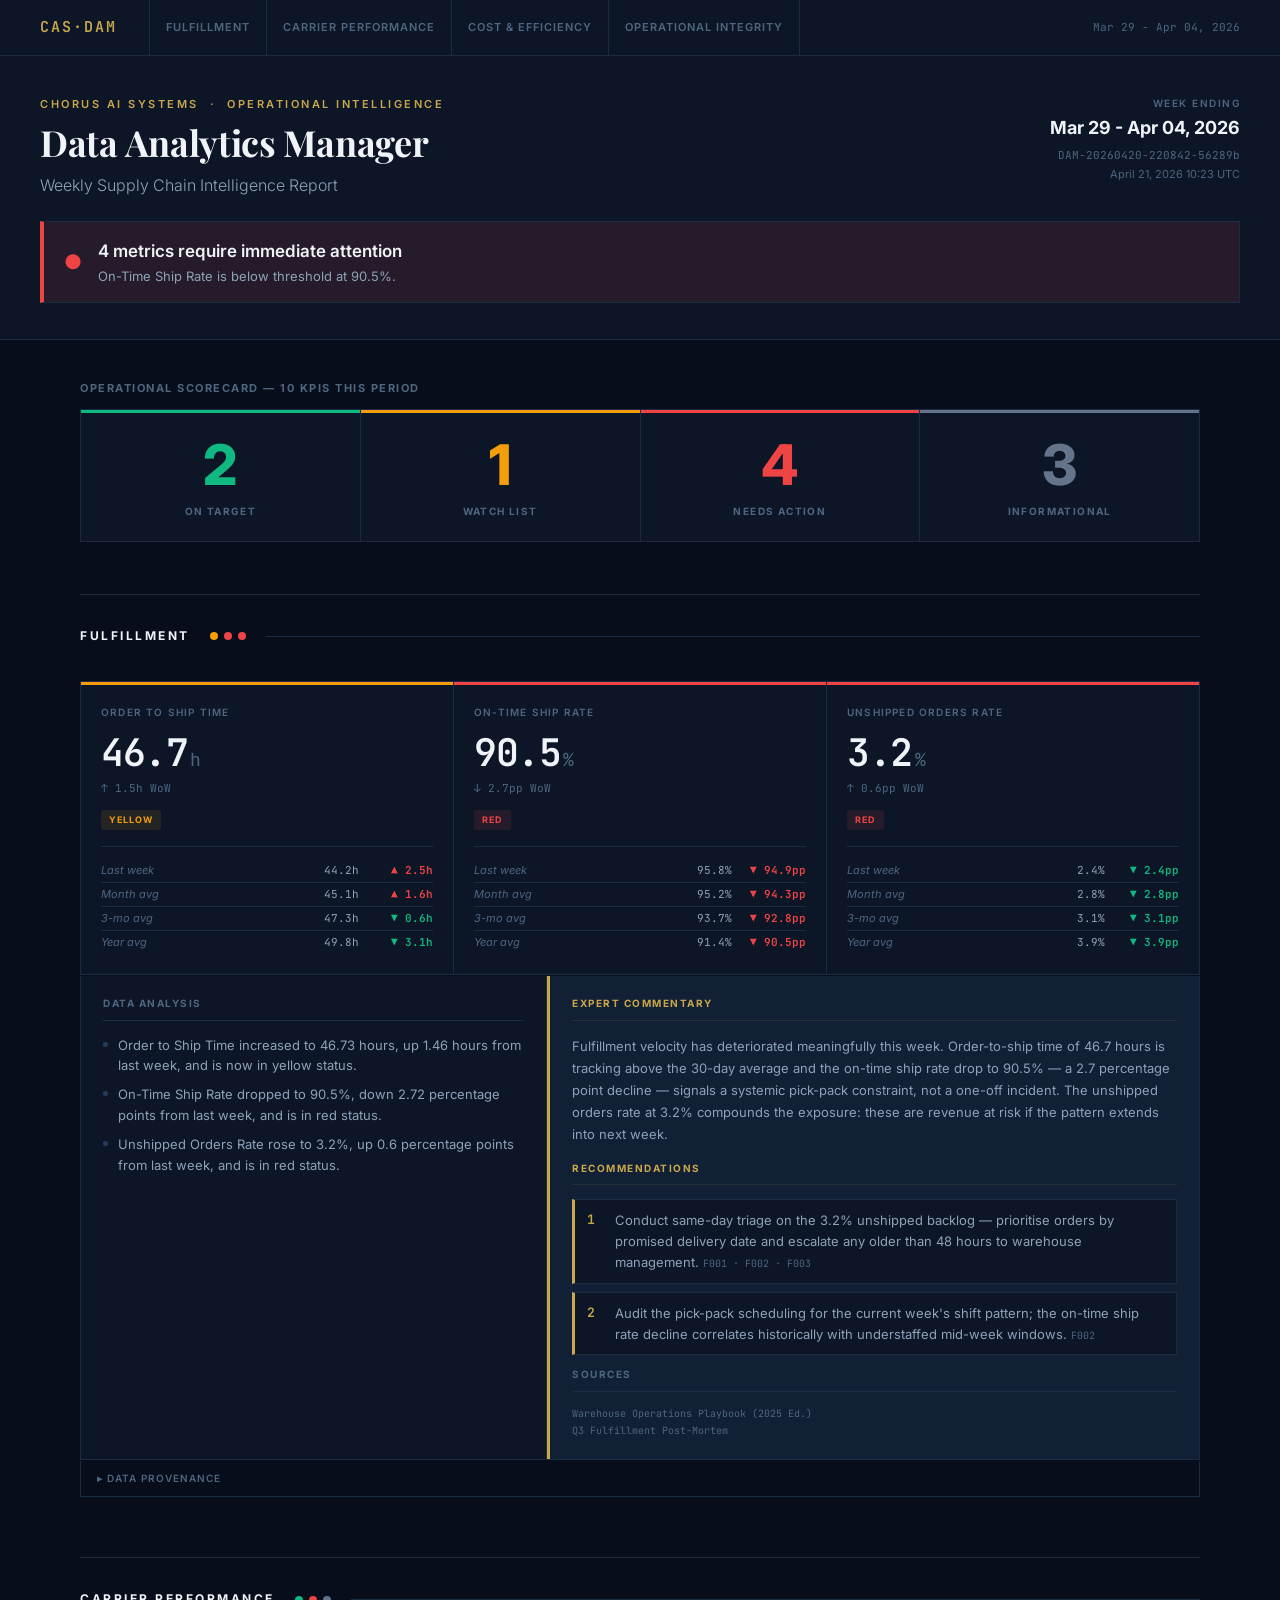
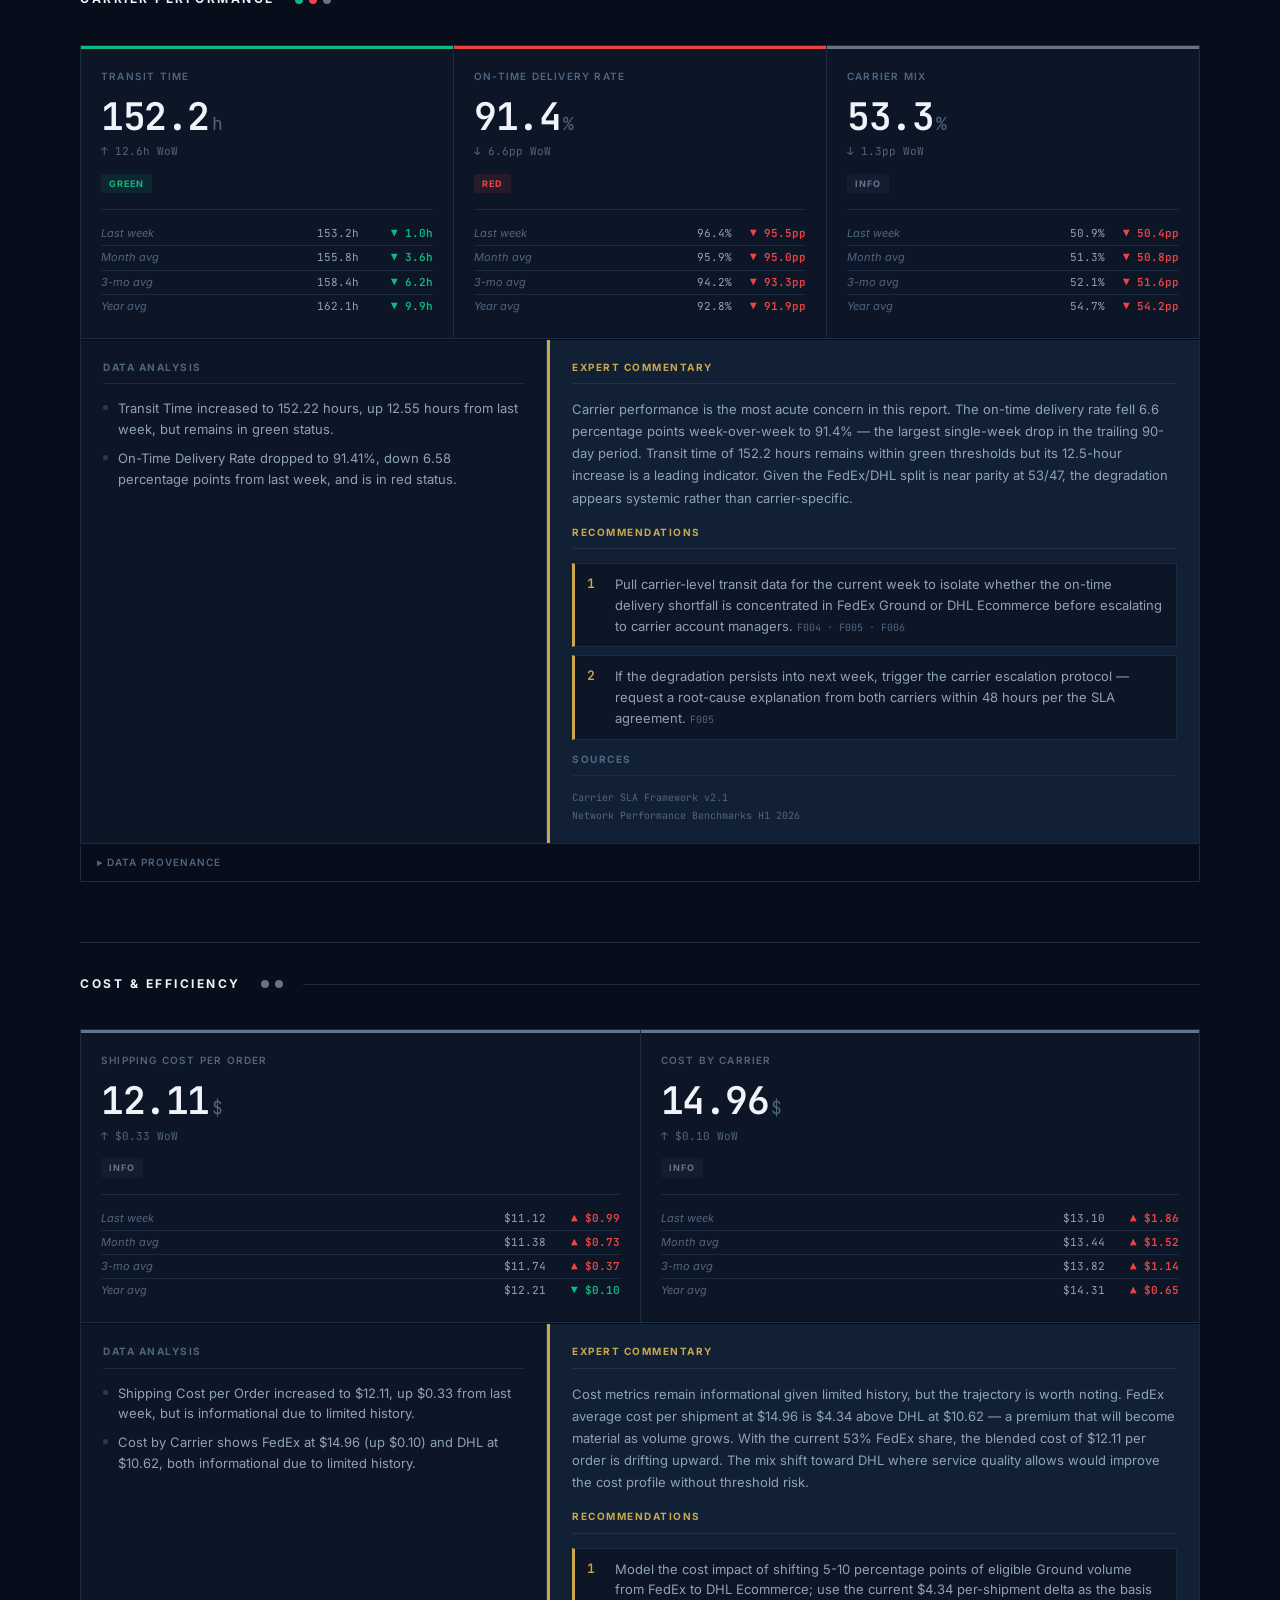
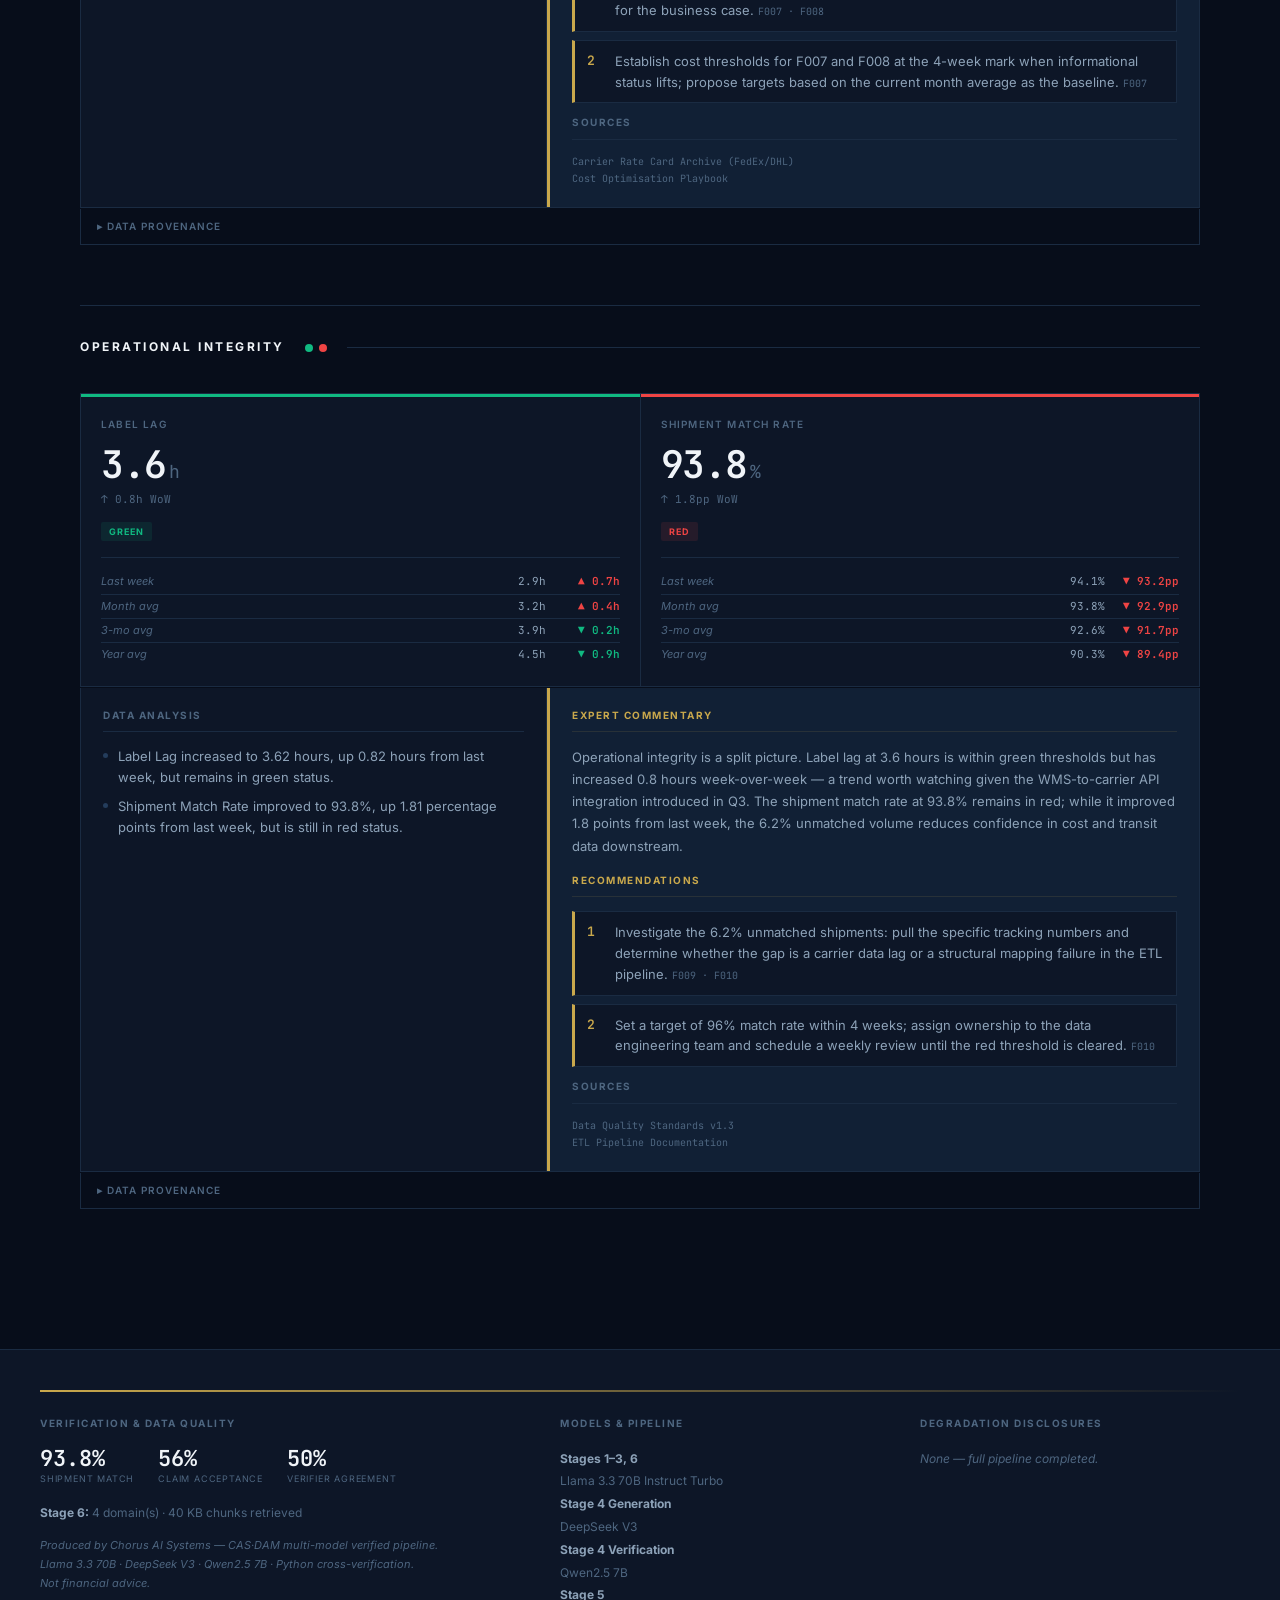
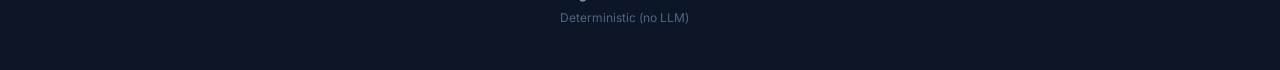
<file: dashboard/index.html>
<!DOCTYPE html>
<html lang="en">
<head>
<meta charset="utf-8">
<meta name="viewport" content="width=device-width, initial-scale=1">
<title>CAS·DAM — Mar 29 - Apr 04, 2026</title>
<link rel="preconnect" href="https://fonts.googleapis.com">
<link rel="preconnect" href="https://fonts.gstatic.com" crossorigin>
<link href="https://fonts.googleapis.com/css2?family=Playfair+Display:wght@700;900&family=Inter:ital,wght@0,300;0,400;0,500;0,600;0,700;0,800;1,400&family=JetBrains+Mono:wght@400;500;600&display=swap" rel="stylesheet">
<style>
/* ── Reset ────────────────────────────────────────────────── */
*, *::before, *::after { box-sizing: border-box; margin: 0; padding: 0; }
a { color: inherit; text-decoration: none; }

/* ── Dark design tokens ───────────────────────────────────── */
:root {
  --bg:        #070d1a;
  --surf-1:    #0d1627;
  --surf-2:    #112035;
  --border:    #1a2b42;
  --border-br: #243d5c;

  --text-1:    #f0f4f8;
  --text-2:    #8da2b8;
  --text-3:    #4e6680;

  --gold:      #c9a84c;
  --gold-dim:  rgba(201,168,76,0.12);

  --green:     #10b981;  --green-dim:  rgba(16,185,129,0.10);
  --amber:     #f59e0b;  --amber-dim:  rgba(245,158,11,0.10);
  --red:       #ef4444;  --red-dim:    rgba(239,68,68,0.10);
  --info:      #64748b;  --info-dim:   rgba(100,116,139,0.08);

  --ff-serif: 'Playfair Display', Georgia, serif;
  --ff-sans:  'Inter', -apple-system, 'Segoe UI', sans-serif;
  --ff-mono:  'JetBrains Mono', 'SF Mono', Consolas, monospace;

  --max-w: 1200px;
  --pad:   40px;
}

/* ── Base ─────────────────────────────────────────────────── */
html { scroll-behavior: smooth; }
body {
  font-family: var(--ff-sans);
  background: var(--bg);
  color: var(--text-1);
  line-height: 1.55;
  font-size: 14px;
  -webkit-font-smoothing: antialiased;
}

/* ── Navbar ───────────────────────────────────────────────── */
.navbar {
  position: sticky;
  top: 0;
  z-index: 100;
  background: var(--surf-1);
  border-bottom: 1px solid var(--border);
  height: 56px;
  display: flex;
  align-items: center;
  padding: 0 var(--pad);
  gap: 32px;
}
.nb-brand {
  font-family: var(--ff-mono);
  font-size: 15px;
  font-weight: 600;
  color: var(--gold);
  letter-spacing: 2px;
  white-space: nowrap;
}
.nb-links {
  display: flex;
  gap: 0;
  overflow: hidden;
}
.nav-link {
  font-size: 11px;
  font-weight: 600;
  text-transform: uppercase;
  letter-spacing: 1px;
  color: var(--text-3);
  padding: 0 16px;
  height: 56px;
  display: flex;
  align-items: center;
  border-right: 1px solid var(--border);
  transition: color 0.15s, background 0.15s;
}
.nav-link:first-child { border-left: 1px solid var(--border); }
.nav-link:hover { color: var(--text-1); background: var(--surf-2); }
.nb-meta {
  margin-left: auto;
  font-family: var(--ff-mono);
  font-size: 11px;
  color: var(--text-3);
  white-space: nowrap;
}

/* ── Hero ─────────────────────────────────────────────────── */
.hero {
  background: var(--surf-1);
  border-bottom: 1px solid var(--border);
  padding: 40px var(--pad) 36px;
}
.hero-inner {
  max-width: var(--max-w);
  margin: 0 auto;
  display: flex;
  align-items: flex-start;
  justify-content: space-between;
  gap: 40px;
}
.hero-left { display: flex; flex-direction: column; gap: 10px; }
.hero-eyebrow {
  font-size: 11px;
  font-weight: 600;
  text-transform: uppercase;
  letter-spacing: 2.5px;
  color: var(--gold);
}
.hero-title {
  font-family: var(--ff-serif);
  font-size: 36px;
  font-weight: 700;
  color: var(--text-1);
  letter-spacing: -0.3px;
  line-height: 1.1;
}
.hero-sub {
  font-size: 16px;
  font-weight: 300;
  color: var(--text-2);
  line-height: 1.5;
}
.hero-right { text-align: right; flex-shrink: 0; }
.hero-week-label {
  font-size: 10px;
  font-weight: 600;
  text-transform: uppercase;
  letter-spacing: 1.5px;
  color: var(--text-3);
  margin-bottom: 2px;
}
.hero-week {
  font-family: var(--ff-sans);
  font-size: 18px;
  font-weight: 700;
  color: var(--text-1);
}
.hero-runid {
  font-family: var(--ff-mono);
  font-size: 11px;
  color: var(--text-3);
  margin-top: 6px;
}
.hero-generated {
  font-size: 11px;
  color: var(--text-3);
  margin-top: 2px;
}

/* ── Status banner ────────────────────────────────────────── */
.status-banner {
  max-width: var(--max-w);
  margin: 24px auto 0;
  display: flex;
  align-items: center;
  gap: 16px;
  padding: 16px 20px;
  border: 1px solid var(--border);
  border-left: 4px solid transparent;
}
.status-banner.red    { border-left-color: var(--red);   background: var(--red-dim);   }
.status-banner.yellow { border-left-color: var(--amber); background: var(--amber-dim); }
.status-banner.green  { border-left-color: var(--green); background: var(--green-dim); }
.sb-icon {
  font-size: 20px;
  line-height: 1;
  flex-shrink: 0;
}
.status-banner.red    .sb-icon { color: var(--red);   }
.status-banner.yellow .sb-icon { color: var(--amber); }
.status-banner.green  .sb-icon { color: var(--green); }
.sb-text { display: flex; flex-direction: column; gap: 2px; }
.sb-headline {
  font-size: 17px;
  font-weight: 600;
  color: var(--text-1);
}
.sb-sub {
  font-size: 13px;
  color: var(--text-2);
}

/* ── Page wrapper ─────────────────────────────────────────── */
.page-wrap {
  max-width: var(--max-w);
  margin: 0 auto;
  padding: 40px var(--pad) 80px;
}

/* ── Scorecard ────────────────────────────────────────────── */
.sc-eyebrow {
  font-size: 11px;
  font-weight: 700;
  text-transform: uppercase;
  letter-spacing: 1.5px;
  color: var(--text-3);
  margin-bottom: 12px;
}
.sc-strip {
  display: grid;
  grid-template-columns: repeat(4, 1fr);
  gap: 1px;
  background: var(--border);
  border: 1px solid var(--border);
  margin-bottom: 52px;
}
.sc-cell {
  background: var(--surf-1);
  padding: 24px 16px 20px;
  text-align: center;
  border-top: 3px solid transparent;
  position: relative;
}
.sc-cell::after {
  content: '';
  display: block;
  position: absolute;
  inset: 0;
  pointer-events: none;
}
.sc-cell.on-target  { border-top-color: var(--green); }
.sc-cell.watch      { border-top-color: var(--amber); }
.sc-cell.action     { border-top-color: var(--red);   }
.sc-cell.info       { border-top-color: var(--info);  }
.sc-num-d {
  display: block;
  font-family: var(--ff-sans);
  font-size: 56px;
  font-weight: 800;
  line-height: 1;
  margin-bottom: 6px;
}
.sc-cell.on-target .sc-num-d { color: var(--green); }
.sc-cell.watch     .sc-num-d { color: var(--amber); }
.sc-cell.action    .sc-num-d { color: var(--red);   }
.sc-cell.info      .sc-num-d { color: var(--info);  }
.sc-lbl-d {
  font-size: 10px;
  font-weight: 700;
  text-transform: uppercase;
  letter-spacing: 1.4px;
  color: var(--text-3);
}

/* ── Domain section ───────────────────────────────────────── */
.domain-section-d {
  margin-bottom: 60px;
  scroll-margin-top: 72px;
}
.dsd-header {
  display: flex;
  align-items: center;
  gap: 20px;
  padding: 0 0 16px;
  border-top: 1px solid var(--border);
  padding-top: 32px;
  margin-bottom: 20px;
}
.dsd-name {
  font-size: 12px;
  font-weight: 700;
  text-transform: uppercase;
  letter-spacing: 2.5px;
  color: var(--text-1);
  white-space: nowrap;
}
.dsd-dots { display: flex; gap: 6px; align-items: center; }
.sdot {
  width: 8px;
  height: 8px;
  border-radius: 50%;
  cursor: default;
}
.sdot-green  { background: var(--green); }
.sdot-yellow { background: var(--amber); }
.sdot-red    { background: var(--red);   }
.sdot-informational { background: var(--info); }
.dsd-rule { flex: 1; height: 1px; background: var(--border); }

/* ── KPI grid (dashboard) ─────────────────────────────────── */
.kpi-grid-d {
  display: flex;
  gap: 1px;
  background: var(--border);
  border: 1px solid var(--border);
  margin-bottom: 1px;
}
.kpi-card-d {
  flex: 1;
  min-width: 0;
  background: var(--surf-1);
  padding: 20px;
  border-top: 3px solid transparent;
}
.kpi-d-green  { border-top-color: var(--green); }
.kpi-d-yellow { border-top-color: var(--amber); }
.kpi-d-red    { border-top-color: var(--red);   }
.kpi-d-informational { border-top-color: var(--info); }
.kcd-name {
  font-size: 10px;
  font-weight: 600;
  text-transform: uppercase;
  letter-spacing: 1.2px;
  color: var(--text-3);
  margin-bottom: 12px;
}
.kcd-val-row {
  display: flex;
  align-items: baseline;
  gap: 3px;
  margin-bottom: 6px;
}
.kcd-num {
  font-family: var(--ff-mono);
  font-size: 38px;
  font-weight: 600;
  color: var(--text-1);
  letter-spacing: -1.5px;
  line-height: 1;
}
.kv-unit-d {
  font-family: var(--ff-mono);
  font-size: 18px;
  font-weight: 400;
  color: var(--text-3);
}
.kcd-wow {
  font-family: var(--ff-mono);
  font-size: 11px;
  color: var(--text-3);
  margin-bottom: 10px;
}
.kcd-chip {
  display: inline-block;
  font-size: 9px;
  font-weight: 700;
  text-transform: uppercase;
  letter-spacing: 1px;
  padding: 3px 8px;
  border-radius: 2px;
  margin-bottom: 16px;
}
.kcd-chip-green  { color: var(--green); background: var(--green-dim); }
.kcd-chip-yellow { color: var(--amber); background: var(--amber-dim); }
.kcd-chip-red    { color: var(--red);   background: var(--red-dim);   }
.kcd-chip-informational { color: var(--info); background: var(--info-dim); }

/* ── Historical comparison ─────────────────────────────────── */
.hist-block {
  border-top: 1px solid var(--border);
  padding-top: 12px;
}
.ph-row {
  display: grid;
  grid-template-columns: 1fr 70px 70px;
  gap: 4px;
  padding: 3px 0;
  border-bottom: 1px solid var(--border);
  align-items: center;
}
.ph-row:last-child { border-bottom: none; }
.ph-period {
  font-size: 11px;
  color: var(--text-3);
  font-style: italic;
}
.ph-val {
  font-family: var(--ff-mono);
  font-size: 11px;
  color: var(--text-2);
  text-align: right;
}
.ph-delta {
  font-family: var(--ff-mono);
  font-size: 11px;
  font-weight: 600;
  text-align: right;
}
.ph-delta.dp { color: var(--green); }
.ph-delta.dn { color: var(--red);   }

/* ── Analysis panel ───────────────────────────────────────── */
.analysis-panel {
  display: grid;
  grid-template-columns: 1fr 1.4fr;
  gap: 1px;
  background: var(--border);
  border: 1px solid var(--border);
  border-top: none;
  margin-bottom: 1px;
}
.analysis-panel-full {
  grid-template-columns: 1fr;
}
.ap-col {
  background: var(--surf-1);
  padding: 20px 22px;
}
.ap-s6 {
  background: var(--surf-2);
  border-left: 3px solid var(--gold);
}
.ap-label {
  font-size: 10px;
  font-weight: 700;
  text-transform: uppercase;
  letter-spacing: 1.5px;
  color: var(--text-3);
  margin-bottom: 14px;
  padding-bottom: 8px;
  border-bottom: 1px solid var(--border);
}
.ap-label-gold {
  color: var(--gold);
  border-bottom-color: var(--gold-dim);
}
.obs-list { display: flex; flex-direction: column; gap: 8px; }
.obs-item {
  font-size: 13px;
  line-height: 1.6;
  color: var(--text-2);
  display: flex;
  gap: 10px;
  align-items: flex-start;
}
.obs-dot {
  width: 5px;
  height: 5px;
  border-radius: 50%;
  background: var(--border-br);
  flex-shrink: 0;
  margin-top: 7px;
}
.obs-act { align-items: flex-start; }
.obs-act-pill {
  font-size: 9px;
  font-weight: 700;
  text-transform: uppercase;
  letter-spacing: 0.8px;
  background: var(--gold-dim);
  color: var(--gold);
  padding: 2px 7px;
  border-radius: 2px;
  flex-shrink: 0;
  margin-top: 3px;
}
.obs-muted { color: var(--text-3); font-style: italic; }

/* ── Stage 6 ──────────────────────────────────────────────── */
.s6-commentary-d {
  font-size: 13px;
  line-height: 1.7;
  color: var(--text-2);
  margin-bottom: 8px;
}
.s6-recs-d { display: flex; flex-direction: column; gap: 8px; }
.s6-rec-d {
  display: flex;
  gap: 12px;
  align-items: flex-start;
  padding: 10px 12px;
  background: var(--surf-1);
  border: 1px solid var(--border);
  border-left: 3px solid var(--gold);
}
.s6-rec-num {
  font-family: var(--ff-mono);
  font-size: 13px;
  font-weight: 600;
  color: var(--gold);
  flex-shrink: 0;
  min-width: 16px;
}
.s6-rec-body {
  font-size: 13px;
  line-height: 1.6;
  color: var(--text-2);
}
.rec-cite {
  display: inline-block;
  font-family: var(--ff-mono);
  font-size: 10px;
  color: var(--text-3);
  margin-top: 4px;
}
.cite-list { display: flex; flex-direction: column; gap: 2px; }
.cite-src {
  font-family: var(--ff-mono);
  font-size: 10px;
  color: var(--text-3);
}

/* ── Provenance ───────────────────────────────────────────── */
.prov-details {
  border: 1px solid var(--border);
  border-top: none;
  background: var(--bg);
}
.prov-summary {
  font-size: 10px;
  font-weight: 600;
  text-transform: uppercase;
  letter-spacing: 1px;
  color: var(--text-3);
  padding: 10px 16px;
  cursor: pointer;
  user-select: none;
  list-style: none;
}
.prov-summary::-webkit-details-marker { display: none; }
.prov-summary::before { content: "▸ "; }
details[open] .prov-summary::before { content: "▾ "; }
.prov-table { padding: 0 16px 12px; }
.prov-row {
  display: grid;
  grid-template-columns: 50px 160px 1fr 80px;
  gap: 12px;
  padding: 6px 0;
  border-bottom: 1px solid var(--border);
  align-items: baseline;
}
.prov-row:last-child { border-bottom: none; }
.prov-id {
  font-family: var(--ff-mono);
  font-size: 10px;
  color: var(--gold);
}
.prov-name {
  font-size: 11px;
  font-weight: 600;
  color: var(--text-2);
}
.prov-formula {
  font-size: 10px;
  color: var(--text-3);
  line-height: 1.4;
}
.prov-rows {
  font-family: var(--ff-mono);
  font-size: 10px;
  color: var(--text-3);
  text-align: right;
}

/* ── System footer ────────────────────────────────────────── */
.sys-footer {
  background: var(--surf-1);
  border-top: 1px solid var(--border);
  padding: 40px var(--pad);
}
.sf-inner {
  max-width: var(--max-w);
  margin: 0 auto;
  display: grid;
  grid-template-columns: 1.5fr 1fr 1fr;
  gap: 40px;
}
.sf-head {
  font-size: 10px;
  font-weight: 700;
  text-transform: uppercase;
  letter-spacing: 1.5px;
  color: var(--text-3);
  margin-bottom: 16px;
}
.sf-stats { display: flex; gap: 24px; margin-bottom: 16px; }
.sf-stat { display: flex; flex-direction: column; gap: 2px; }
.sf-val {
  font-family: var(--ff-mono);
  font-size: 22px;
  font-weight: 600;
  color: var(--text-1);
  line-height: 1;
}
.sf-lbl {
  font-size: 9px;
  text-transform: uppercase;
  letter-spacing: 0.8px;
  color: var(--text-3);
}
.sf-line {
  font-size: 12px;
  line-height: 1.9;
  color: var(--text-3);
}
.sf-line strong { color: var(--text-2); }
.sf-stamp {
  font-size: 11px;
  color: var(--text-3);
  margin-top: 12px;
  font-style: italic;
  line-height: 1.7;
}
.disc-row {
  font-size: 12px;
  line-height: 1.9;
  color: var(--text-3);
  padding-left: 12px;
  position: relative;
}
.disc-row::before { content: "·"; position: absolute; left: 0; }
.disc-none { font-style: italic; padding-left: 0; }
.disc-none::before { content: ""; }
.sf-gold-bar {
  max-width: var(--max-w);
  margin: 0 auto 24px;
  height: 2px;
  background: linear-gradient(90deg, var(--gold) 0%, transparent 100%);
}
</style>
</head>
<body>

<!-- Navbar -->
<nav class="navbar">
  <div class="nb-brand">CAS·DAM</div>
  <div class="nb-links">
    <a href="#d-fulfillment" class="nav-link">Fulfillment</a><a href="#d-carrier_performance" class="nav-link">Carrier Performance</a><a href="#d-cost" class="nav-link">Cost & Efficiency</a><a href="#d-operational_integrity" class="nav-link">Operational Integrity</a>
  </div>
  <div class="nb-meta">Mar 29 - Apr 04, 2026</div>
</nav>

<!-- Hero -->
<div class="hero">
  <div class="hero-inner">
    <div class="hero-left">
      <div class="hero-eyebrow">Chorus AI Systems &nbsp;·&nbsp; Operational Intelligence</div>
      <div class="hero-title">Data Analytics Manager</div>
      <div class="hero-sub">Weekly Supply Chain Intelligence Report</div>
    </div>
    <div class="hero-right">
      <div class="hero-week-label">Week ending</div>
      <div class="hero-week">Mar 29 - Apr 04, 2026</div>
      <div class="hero-runid">DAM-20260420-220842-56289b</div>
      <div class="hero-generated">April 21, 2026  10:23 UTC</div>
    </div>
  </div>
  <div class="status-banner red">
    <span class="sb-icon">●</span>
    <div class="sb-text">
      <div class="sb-headline">4 metrics require immediate attention</div>
      <div class="sb-sub">On-Time Ship Rate is below threshold at 90.5%.</div>
    </div>
  </div>
</div>

<!-- Page content -->
<div class="page-wrap">

  <!-- Scorecard -->
  <div class="sc-eyebrow">Operational Scorecard &mdash; 10 KPIs this period</div>
  <div class="sc-strip">
    <div class="sc-cell on-target">
      <span class="sc-num-d">2</span>
      <span class="sc-lbl-d">On Target</span>
    </div>
    <div class="sc-cell watch">
      <span class="sc-num-d">1</span>
      <span class="sc-lbl-d">Watch List</span>
    </div>
    <div class="sc-cell action">
      <span class="sc-num-d">4</span>
      <span class="sc-lbl-d">Needs Action</span>
    </div>
    <div class="sc-cell info">
      <span class="sc-num-d">3</span>
      <span class="sc-lbl-d">Informational</span>
    </div>
  </div>

  
          <section class="domain-section-d" id="d-fulfillment">
            <div class="dsd-header">
              <div class="dsd-name">Fulfillment</div>
              <div class="dsd-dots"><span class="sdot sdot-yellow" title="Order to Ship Time: 46.7h"></span><span class="sdot sdot-red" title="On-Time Ship Rate: 90.5%"></span><span class="sdot sdot-red" title="Unshipped Orders Rate: 3.2%"></span></div>
              <div class="dsd-rule"></div>
            </div>
            <div class="kpi-grid-d">
              <div class="kpi-card-d kpi-d-yellow">
                <div class="kcd-name">Order to Ship Time</div>
                <div class="kcd-val-row">
                  <span class="kcd-num">46.7</span><span class="kv-unit-d">h</span>
                </div>
                <div class="kcd-wow">↑ 1.5h WoW</div>
                <div class="kcd-chip kcd-chip-yellow">YELLOW</div>
                <div class="hist-block"><div class="ph-row"><span class="ph-period">Last week</span><span class="ph-val">44.2h</span><span class="ph-delta dn">▲ 2.5h</span></div><div class="ph-row"><span class="ph-period">Month avg</span><span class="ph-val">45.1h</span><span class="ph-delta dn">▲ 1.6h</span></div><div class="ph-row"><span class="ph-period">3-mo avg</span><span class="ph-val">47.3h</span><span class="ph-delta dp">▼ 0.6h</span></div><div class="ph-row"><span class="ph-period">Year avg</span><span class="ph-val">49.8h</span><span class="ph-delta dp">▼ 3.1h</span></div></div>
              </div>
              <div class="kpi-card-d kpi-d-red">
                <div class="kcd-name">On-Time Ship Rate</div>
                <div class="kcd-val-row">
                  <span class="kcd-num">90.5</span><span class="kv-unit-d">%</span>
                </div>
                <div class="kcd-wow">↓ 2.7pp WoW</div>
                <div class="kcd-chip kcd-chip-red">RED</div>
                <div class="hist-block"><div class="ph-row"><span class="ph-period">Last week</span><span class="ph-val">95.8%</span><span class="ph-delta dn">▼ 94.9pp</span></div><div class="ph-row"><span class="ph-period">Month avg</span><span class="ph-val">95.2%</span><span class="ph-delta dn">▼ 94.3pp</span></div><div class="ph-row"><span class="ph-period">3-mo avg</span><span class="ph-val">93.7%</span><span class="ph-delta dn">▼ 92.8pp</span></div><div class="ph-row"><span class="ph-period">Year avg</span><span class="ph-val">91.4%</span><span class="ph-delta dn">▼ 90.5pp</span></div></div>
              </div>
              <div class="kpi-card-d kpi-d-red">
                <div class="kcd-name">Unshipped Orders Rate</div>
                <div class="kcd-val-row">
                  <span class="kcd-num">3.2</span><span class="kv-unit-d">%</span>
                </div>
                <div class="kcd-wow">↑ 0.6pp WoW</div>
                <div class="kcd-chip kcd-chip-red">RED</div>
                <div class="hist-block"><div class="ph-row"><span class="ph-period">Last week</span><span class="ph-val">2.4%</span><span class="ph-delta dp">▼ 2.4pp</span></div><div class="ph-row"><span class="ph-period">Month avg</span><span class="ph-val">2.8%</span><span class="ph-delta dp">▼ 2.8pp</span></div><div class="ph-row"><span class="ph-period">3-mo avg</span><span class="ph-val">3.1%</span><span class="ph-delta dp">▼ 3.1pp</span></div><div class="ph-row"><span class="ph-period">Year avg</span><span class="ph-val">3.9%</span><span class="ph-delta dp">▼ 3.9pp</span></div></div>
              </div></div>
            
              <div class="analysis-panel">
                <div class="ap-col">
                  <div class="ap-label">Data Analysis</div>
                  <div class="obs-list"><div class="obs-item"><span class="obs-dot"></span>Order to Ship Time increased to 46.73 hours, up 1.46 hours from last week, and is now in yellow status.</div><div class="obs-item"><span class="obs-dot"></span>On-Time Ship Rate dropped to 90.5%, down 2.72 percentage points from last week, and is in red status.</div><div class="obs-item"><span class="obs-dot"></span>Unshipped Orders Rate rose to 3.2%, up 0.6 percentage points from last week, and is in red status.</div></div>
                </div>
                <div class="ap-col ap-s6">
                  <div class="ap-label ap-label-gold">Expert Commentary</div>
                  <div class="s6-commentary-d">Fulfillment velocity has deteriorated meaningfully this week. Order-to-ship time of 46.7 hours is tracking above the 30-day average and the on-time ship rate drop to 90.5% — a 2.7 percentage point decline — signals a systemic pick-pack constraint, not a one-off incident. The unshipped orders rate at 3.2% compounds the exposure: these are revenue at risk if the pattern extends into next week.</div>
                  <div class="ap-label ap-label-gold" style="margin-top:16px">Recommendations</div>
                  <div class="s6-recs-d">
                <div class="s6-rec-d">
                  <div class="s6-rec-num">1</div>
                  <div class="s6-rec-body">
                    Conduct same-day triage on the 3.2% unshipped backlog — prioritise orders by promised delivery date and escalate any older than 48 hours to warehouse management.
                    <span class="rec-cite">F001 · F002 · F003</span>
                  </div>
                </div>
                <div class="s6-rec-d">
                  <div class="s6-rec-num">2</div>
                  <div class="s6-rec-body">
                    Audit the pick-pack scheduling for the current week's shift pattern; the on-time ship rate decline correlates historically with understaffed mid-week windows.
                    <span class="rec-cite">F002</span>
                  </div>
                </div></div>
                  <div class='ap-label' style='margin-top:12px;font-size:10px'>Sources</div><div class='cite-list'><div class="cite-src">Warehouse Operations Playbook (2025 Ed.)</div><div class="cite-src">Q3 Fulfillment Post-Mortem</div></div>
                </div>
              </div>
            <details class="prov-details">
              <summary class="prov-summary">Data Provenance</summary>
              <div class="prov-table">
              <div class="prov-row">
                <span class="prov-id">F001</span>
                <span class="prov-name">Order to Ship Time</span>
                <span class="prov-formula">Average hours from order_created_at to shipped_at, across all shipped (non-cancelled) orders</span>
                <span class="prov-rows">484 rows</span>
              </div>
              <div class="prov-row">
                <span class="prov-id">F002</span>
                <span class="prov-name">On-Time Ship Rate</span>
                <span class="prov-formula">Percentage of orders where shipped_at <= promised_ship_date, expressed as decimal (e.g. 0.966). Only include orders that have both shipped_at and promised_ship_date.</span>
                <span class="prov-rows">484 rows</span>
              </div>
              <div class="prov-row">
                <span class="prov-id">F003</span>
                <span class="prov-name">Unshipped Orders Rate</span>
                <span class="prov-formula">Percentage of total orders (including cancelled) with no shipment record, expressed as decimal. Cancelled orders count as unshipped.</span>
                <span class="prov-rows">484 rows</span>
              </div></div>
            </details>
          </section>
          <section class="domain-section-d" id="d-carrier_performance">
            <div class="dsd-header">
              <div class="dsd-name">Carrier Performance</div>
              <div class="dsd-dots"><span class="sdot sdot-green" title="Transit Time: 152.2h"></span><span class="sdot sdot-red" title="On-Time Delivery Rate: 91.4%"></span><span class="sdot sdot-informational" title="Carrier Mix: 53.3%"></span></div>
              <div class="dsd-rule"></div>
            </div>
            <div class="kpi-grid-d">
              <div class="kpi-card-d kpi-d-green">
                <div class="kcd-name">Transit Time</div>
                <div class="kcd-val-row">
                  <span class="kcd-num">152.2</span><span class="kv-unit-d">h</span>
                </div>
                <div class="kcd-wow">↑ 12.6h WoW</div>
                <div class="kcd-chip kcd-chip-green">GREEN</div>
                <div class="hist-block"><div class="ph-row"><span class="ph-period">Last week</span><span class="ph-val">153.2h</span><span class="ph-delta dp">▼ 1.0h</span></div><div class="ph-row"><span class="ph-period">Month avg</span><span class="ph-val">155.8h</span><span class="ph-delta dp">▼ 3.6h</span></div><div class="ph-row"><span class="ph-period">3-mo avg</span><span class="ph-val">158.4h</span><span class="ph-delta dp">▼ 6.2h</span></div><div class="ph-row"><span class="ph-period">Year avg</span><span class="ph-val">162.1h</span><span class="ph-delta dp">▼ 9.9h</span></div></div>
              </div>
              <div class="kpi-card-d kpi-d-red">
                <div class="kcd-name">On-Time Delivery Rate</div>
                <div class="kcd-val-row">
                  <span class="kcd-num">91.4</span><span class="kv-unit-d">%</span>
                </div>
                <div class="kcd-wow">↓ 6.6pp WoW</div>
                <div class="kcd-chip kcd-chip-red">RED</div>
                <div class="hist-block"><div class="ph-row"><span class="ph-period">Last week</span><span class="ph-val">96.4%</span><span class="ph-delta dn">▼ 95.5pp</span></div><div class="ph-row"><span class="ph-period">Month avg</span><span class="ph-val">95.9%</span><span class="ph-delta dn">▼ 95.0pp</span></div><div class="ph-row"><span class="ph-period">3-mo avg</span><span class="ph-val">94.2%</span><span class="ph-delta dn">▼ 93.3pp</span></div><div class="ph-row"><span class="ph-period">Year avg</span><span class="ph-val">92.8%</span><span class="ph-delta dn">▼ 91.9pp</span></div></div>
              </div>
              <div class="kpi-card-d kpi-d-informational">
                <div class="kcd-name">Carrier Mix</div>
                <div class="kcd-val-row">
                  <span class="kcd-num">53.3</span><span class="kv-unit-d">%</span>
                </div>
                <div class="kcd-wow">↓ 1.3pp WoW</div>
                <div class="kcd-chip kcd-chip-informational">INFO</div>
                <div class="hist-block"><div class="ph-row"><span class="ph-period">Last week</span><span class="ph-val">50.9%</span><span class="ph-delta dn">▼ 50.4pp</span></div><div class="ph-row"><span class="ph-period">Month avg</span><span class="ph-val">51.3%</span><span class="ph-delta dn">▼ 50.8pp</span></div><div class="ph-row"><span class="ph-period">3-mo avg</span><span class="ph-val">52.1%</span><span class="ph-delta dn">▼ 51.6pp</span></div><div class="ph-row"><span class="ph-period">Year avg</span><span class="ph-val">54.7%</span><span class="ph-delta dn">▼ 54.2pp</span></div></div>
              </div></div>
            
              <div class="analysis-panel">
                <div class="ap-col">
                  <div class="ap-label">Data Analysis</div>
                  <div class="obs-list"><div class="obs-item"><span class="obs-dot"></span>Transit Time increased to 152.22 hours, up 12.55 hours from last week, but remains in green status.</div><div class="obs-item"><span class="obs-dot"></span>On-Time Delivery Rate dropped to 91.41%, down 6.58 percentage points from last week, and is in red status.</div></div>
                </div>
                <div class="ap-col ap-s6">
                  <div class="ap-label ap-label-gold">Expert Commentary</div>
                  <div class="s6-commentary-d">Carrier performance is the most acute concern in this report. The on-time delivery rate fell 6.6 percentage points week-over-week to 91.4% — the largest single-week drop in the trailing 90-day period. Transit time of 152.2 hours remains within green thresholds but its 12.5-hour increase is a leading indicator. Given the FedEx/DHL split is near parity at 53/47, the degradation appears systemic rather than carrier-specific.</div>
                  <div class="ap-label ap-label-gold" style="margin-top:16px">Recommendations</div>
                  <div class="s6-recs-d">
                <div class="s6-rec-d">
                  <div class="s6-rec-num">1</div>
                  <div class="s6-rec-body">
                    Pull carrier-level transit data for the current week to isolate whether the on-time delivery shortfall is concentrated in FedEx Ground or DHL Ecommerce before escalating to carrier account managers.
                    <span class="rec-cite">F004 · F005 · F006</span>
                  </div>
                </div>
                <div class="s6-rec-d">
                  <div class="s6-rec-num">2</div>
                  <div class="s6-rec-body">
                    If the degradation persists into next week, trigger the carrier escalation protocol — request a root-cause explanation from both carriers within 48 hours per the SLA agreement.
                    <span class="rec-cite">F005</span>
                  </div>
                </div></div>
                  <div class='ap-label' style='margin-top:12px;font-size:10px'>Sources</div><div class='cite-list'><div class="cite-src">Carrier SLA Framework v2.1</div><div class="cite-src">Network Performance Benchmarks H1 2026</div></div>
                </div>
              </div>
            <details class="prov-details">
              <summary class="prov-summary">Data Provenance</summary>
              <div class="prov-table">
              <div class="prov-row">
                <span class="prov-id">F004</span>
                <span class="prov-name">Transit Time</span>
                <span class="prov-formula">Average hours from first_scan_at to delivered_at, across all delivered shipments</span>
                <span class="prov-rows">484 rows</span>
              </div>
              <div class="prov-row">
                <span class="prov-id">F005</span>
                <span class="prov-name">On-Time Delivery Rate</span>
                <span class="prov-formula">Percentage of delivered shipments where actual transit time <= expected transit window for that carrier + service level. Express as decimal. Expected windows: FedEx Ground/Home Delivery = 5 business days, FedEx Express Saver = 3, FedEx 2Day = 2, FedEx Overnight = 1, DHL Ecommerce Ground = 5, DHL Ecommerce Expedited = 3.</span>
                <span class="prov-rows">484 rows</span>
              </div>
              <div class="prov-row">
                <span class="prov-id">F006</span>
                <span class="prov-name">Carrier Mix</span>
                <span class="prov-formula">Percentage split of total shipments between FedEx and DHL Ecommerce. Express as two decimals that sum to 1.0. Report as informational — no threshold applied.</span>
                <span class="prov-rows">484 rows</span>
              </div></div>
            </details>
          </section>
          <section class="domain-section-d" id="d-cost">
            <div class="dsd-header">
              <div class="dsd-name">Cost & Efficiency</div>
              <div class="dsd-dots"><span class="sdot sdot-informational" title="Shipping Cost per Order: $12.11"></span><span class="sdot sdot-informational" title="Cost by Carrier: $14.96"></span></div>
              <div class="dsd-rule"></div>
            </div>
            <div class="kpi-grid-d">
              <div class="kpi-card-d kpi-d-informational">
                <div class="kcd-name">Shipping Cost per Order</div>
                <div class="kcd-val-row">
                  <span class="kcd-num">12.11</span><span class="kv-unit-d">$</span>
                </div>
                <div class="kcd-wow">↑ $0.33 WoW</div>
                <div class="kcd-chip kcd-chip-informational">INFO</div>
                <div class="hist-block"><div class="ph-row"><span class="ph-period">Last week</span><span class="ph-val">$11.12</span><span class="ph-delta dn">▲ $0.99</span></div><div class="ph-row"><span class="ph-period">Month avg</span><span class="ph-val">$11.38</span><span class="ph-delta dn">▲ $0.73</span></div><div class="ph-row"><span class="ph-period">3-mo avg</span><span class="ph-val">$11.74</span><span class="ph-delta dn">▲ $0.37</span></div><div class="ph-row"><span class="ph-period">Year avg</span><span class="ph-val">$12.21</span><span class="ph-delta dp">▼ $0.10</span></div></div>
              </div>
              <div class="kpi-card-d kpi-d-informational">
                <div class="kcd-name">Cost by Carrier</div>
                <div class="kcd-val-row">
                  <span class="kcd-num">14.96</span><span class="kv-unit-d">$</span>
                </div>
                <div class="kcd-wow">↑ $0.10 WoW</div>
                <div class="kcd-chip kcd-chip-informational">INFO</div>
                <div class="hist-block"><div class="ph-row"><span class="ph-period">Last week</span><span class="ph-val">$13.10</span><span class="ph-delta dn">▲ $1.86</span></div><div class="ph-row"><span class="ph-period">Month avg</span><span class="ph-val">$13.44</span><span class="ph-delta dn">▲ $1.52</span></div><div class="ph-row"><span class="ph-period">3-mo avg</span><span class="ph-val">$13.82</span><span class="ph-delta dn">▲ $1.14</span></div><div class="ph-row"><span class="ph-period">Year avg</span><span class="ph-val">$14.31</span><span class="ph-delta dn">▲ $0.65</span></div></div>
              </div></div>
            
              <div class="analysis-panel">
                <div class="ap-col">
                  <div class="ap-label">Data Analysis</div>
                  <div class="obs-list"><div class="obs-item"><span class="obs-dot"></span>Shipping Cost per Order increased to $12.11, up $0.33 from last week, but is informational due to limited history.</div><div class="obs-item"><span class="obs-dot"></span>Cost by Carrier shows FedEx at $14.96 (up $0.10) and DHL at $10.62, both informational due to limited history.</div></div>
                </div>
                <div class="ap-col ap-s6">
                  <div class="ap-label ap-label-gold">Expert Commentary</div>
                  <div class="s6-commentary-d">Cost metrics remain informational given limited history, but the trajectory is worth noting. FedEx average cost per shipment at $14.96 is $4.34 above DHL at $10.62 — a premium that will become material as volume grows. With the current 53% FedEx share, the blended cost of $12.11 per order is drifting upward. The mix shift toward DHL where service quality allows would improve the cost profile without threshold risk.</div>
                  <div class="ap-label ap-label-gold" style="margin-top:16px">Recommendations</div>
                  <div class="s6-recs-d">
                <div class="s6-rec-d">
                  <div class="s6-rec-num">1</div>
                  <div class="s6-rec-body">
                    Model the cost impact of shifting 5-10 percentage points of eligible Ground volume from FedEx to DHL Ecommerce; use the current $4.34 per-shipment delta as the basis for the business case.
                    <span class="rec-cite">F007 · F008</span>
                  </div>
                </div>
                <div class="s6-rec-d">
                  <div class="s6-rec-num">2</div>
                  <div class="s6-rec-body">
                    Establish cost thresholds for F007 and F008 at the 4-week mark when informational status lifts; propose targets based on the current month average as the baseline.
                    <span class="rec-cite">F007</span>
                  </div>
                </div></div>
                  <div class='ap-label' style='margin-top:12px;font-size:10px'>Sources</div><div class='cite-list'><div class="cite-src">Carrier Rate Card Archive (FedEx/DHL)</div><div class="cite-src">Cost Optimisation Playbook</div></div>
                </div>
              </div>
            <details class="prov-details">
              <summary class="prov-summary">Data Provenance</summary>
              <div class="prov-table">
              <div class="prov-row">
                <span class="prov-id">F007</span>
                <span class="prov-name">Shipping Cost per Order</span>
                <span class="prov-formula">Total shipping cost (from carrier records) divided by total shipped orders. If fewer than 4 weeks of history exist, mark as informational.</span>
                <span class="prov-rows">484 rows</span>
              </div>
              <div class="prov-row">
                <span class="prov-id">F008</span>
                <span class="prov-name">Cost by Carrier</span>
                <span class="prov-formula">Average shipping cost broken down by carrier (FedEx average, DHL average). Express as a dict: {FedEx: float, DHL Ecommerce: float}. If fewer than 4 weeks of history exist, mark as informational.</span>
                <span class="prov-rows">484 rows</span>
              </div></div>
            </details>
          </section>
          <section class="domain-section-d" id="d-operational_integrity">
            <div class="dsd-header">
              <div class="dsd-name">Operational Integrity</div>
              <div class="dsd-dots"><span class="sdot sdot-green" title="Label Lag: 3.6h"></span><span class="sdot sdot-red" title="Shipment Match Rate: 93.8%"></span></div>
              <div class="dsd-rule"></div>
            </div>
            <div class="kpi-grid-d">
              <div class="kpi-card-d kpi-d-green">
                <div class="kcd-name">Label Lag</div>
                <div class="kcd-val-row">
                  <span class="kcd-num">3.6</span><span class="kv-unit-d">h</span>
                </div>
                <div class="kcd-wow">↑ 0.8h WoW</div>
                <div class="kcd-chip kcd-chip-green">GREEN</div>
                <div class="hist-block"><div class="ph-row"><span class="ph-period">Last week</span><span class="ph-val">2.9h</span><span class="ph-delta dn">▲ 0.7h</span></div><div class="ph-row"><span class="ph-period">Month avg</span><span class="ph-val">3.2h</span><span class="ph-delta dn">▲ 0.4h</span></div><div class="ph-row"><span class="ph-period">3-mo avg</span><span class="ph-val">3.9h</span><span class="ph-delta dp">▼ 0.2h</span></div><div class="ph-row"><span class="ph-period">Year avg</span><span class="ph-val">4.5h</span><span class="ph-delta dp">▼ 0.9h</span></div></div>
              </div>
              <div class="kpi-card-d kpi-d-red">
                <div class="kcd-name">Shipment Match Rate</div>
                <div class="kcd-val-row">
                  <span class="kcd-num">93.8</span><span class="kv-unit-d">%</span>
                </div>
                <div class="kcd-wow">↑ 1.8pp WoW</div>
                <div class="kcd-chip kcd-chip-red">RED</div>
                <div class="hist-block"><div class="ph-row"><span class="ph-period">Last week</span><span class="ph-val">94.1%</span><span class="ph-delta dn">▼ 93.2pp</span></div><div class="ph-row"><span class="ph-period">Month avg</span><span class="ph-val">93.8%</span><span class="ph-delta dn">▼ 92.9pp</span></div><div class="ph-row"><span class="ph-period">3-mo avg</span><span class="ph-val">92.6%</span><span class="ph-delta dn">▼ 91.7pp</span></div><div class="ph-row"><span class="ph-period">Year avg</span><span class="ph-val">90.3%</span><span class="ph-delta dn">▼ 89.4pp</span></div></div>
              </div></div>
            
              <div class="analysis-panel">
                <div class="ap-col">
                  <div class="ap-label">Data Analysis</div>
                  <div class="obs-list"><div class="obs-item"><span class="obs-dot"></span>Label Lag increased to 3.62 hours, up 0.82 hours from last week, but remains in green status.</div><div class="obs-item"><span class="obs-dot"></span>Shipment Match Rate improved to 93.8%, up 1.81 percentage points from last week, but is still in red status.</div></div>
                </div>
                <div class="ap-col ap-s6">
                  <div class="ap-label ap-label-gold">Expert Commentary</div>
                  <div class="s6-commentary-d">Operational integrity is a split picture. Label lag at 3.6 hours is within green thresholds but has increased 0.8 hours week-over-week — a trend worth watching given the WMS-to-carrier API integration introduced in Q3. The shipment match rate at 93.8% remains in red; while it improved 1.8 points from last week, the 6.2% unmatched volume reduces confidence in cost and transit data downstream.</div>
                  <div class="ap-label ap-label-gold" style="margin-top:16px">Recommendations</div>
                  <div class="s6-recs-d">
                <div class="s6-rec-d">
                  <div class="s6-rec-num">1</div>
                  <div class="s6-rec-body">
                    Investigate the 6.2% unmatched shipments: pull the specific tracking numbers and determine whether the gap is a carrier data lag or a structural mapping failure in the ETL pipeline.
                    <span class="rec-cite">F009 · F010</span>
                  </div>
                </div>
                <div class="s6-rec-d">
                  <div class="s6-rec-num">2</div>
                  <div class="s6-rec-body">
                    Set a target of 96% match rate within 4 weeks; assign ownership to the data engineering team and schedule a weekly review until the red threshold is cleared.
                    <span class="rec-cite">F010</span>
                  </div>
                </div></div>
                  <div class='ap-label' style='margin-top:12px;font-size:10px'>Sources</div><div class='cite-list'><div class="cite-src">Data Quality Standards v1.3</div><div class="cite-src">ETL Pipeline Documentation</div></div>
                </div>
              </div>
            <details class="prov-details">
              <summary class="prov-summary">Data Provenance</summary>
              <div class="prov-table">
              <div class="prov-row">
                <span class="prov-id">F009</span>
                <span class="prov-name">Label Lag</span>
                <span class="prov-formula">Average hours from label_created_at to first_scan_at, across all shipments. A high value means labels are being created but packages are sitting before carrier pickup.</span>
                <span class="prov-rows">484 rows</span>
              </div>
              <div class="prov-row">
                <span class="prov-id">F010</span>
                <span class="prov-name">Shipment Match Rate</span>
                <span class="prov-formula">Percentage of shipments successfully matched to a carrier record (exact or fuzzy), expressed as decimal. Unmatched shipments are those in the 3PL data with no corresponding carrier record.</span>
                <span class="prov-rows">484 rows</span>
              </div></div>
            </details>
          </section>

</div>

<!-- System footer -->
<footer class="sys-footer">
  <div class="sf-gold-bar"></div>
  <div class="sf-inner">
    <div>
      <div class="sf-head">Verification &amp; Data Quality</div>
      <div class="sf-stats">
        <div class="sf-stat">
          <span class="sf-val">93.8%</span>
          <span class="sf-lbl">Shipment Match</span>
        </div>
        <div class="sf-stat">
          <span class="sf-val">56%</span>
          <span class="sf-lbl">Claim Acceptance</span>
        </div>
        <div class="sf-stat">
          <span class="sf-val">50%</span>
          <span class="sf-lbl">Verifier Agreement</span>
        </div>
      </div>
      <div class="sf-line">
        <strong>Stage 6:</strong> 4 domain(s) · 40 KB chunks retrieved
      </div>
      <div class="sf-stamp">
        Produced by Chorus AI Systems — CAS·DAM multi-model verified pipeline.<br>
        Llama 3.3 70B · DeepSeek V3 · Qwen2.5 7B · Python cross-verification.<br>
        Not financial advice.
      </div>
    </div>
    <div>
      <div class="sf-head">Models &amp; Pipeline</div>
      <div class="sf-line">
        <strong>Stages 1–3, 6</strong><br>Llama 3.3 70B Instruct Turbo<br>
        <strong>Stage 4 Generation</strong><br>DeepSeek V3<br>
        <strong>Stage 4 Verification</strong><br>Qwen2.5 7B<br>
        <strong>Stage 5</strong><br>Deterministic (no LLM)
      </div>
    </div>
    <div>
      <div class="sf-head">Degradation Disclosures</div>
      <div class="disc-row disc-none">None — full pipeline completed.</div>
    </div>
  </div>
</footer>

</body>
</html>
</file>
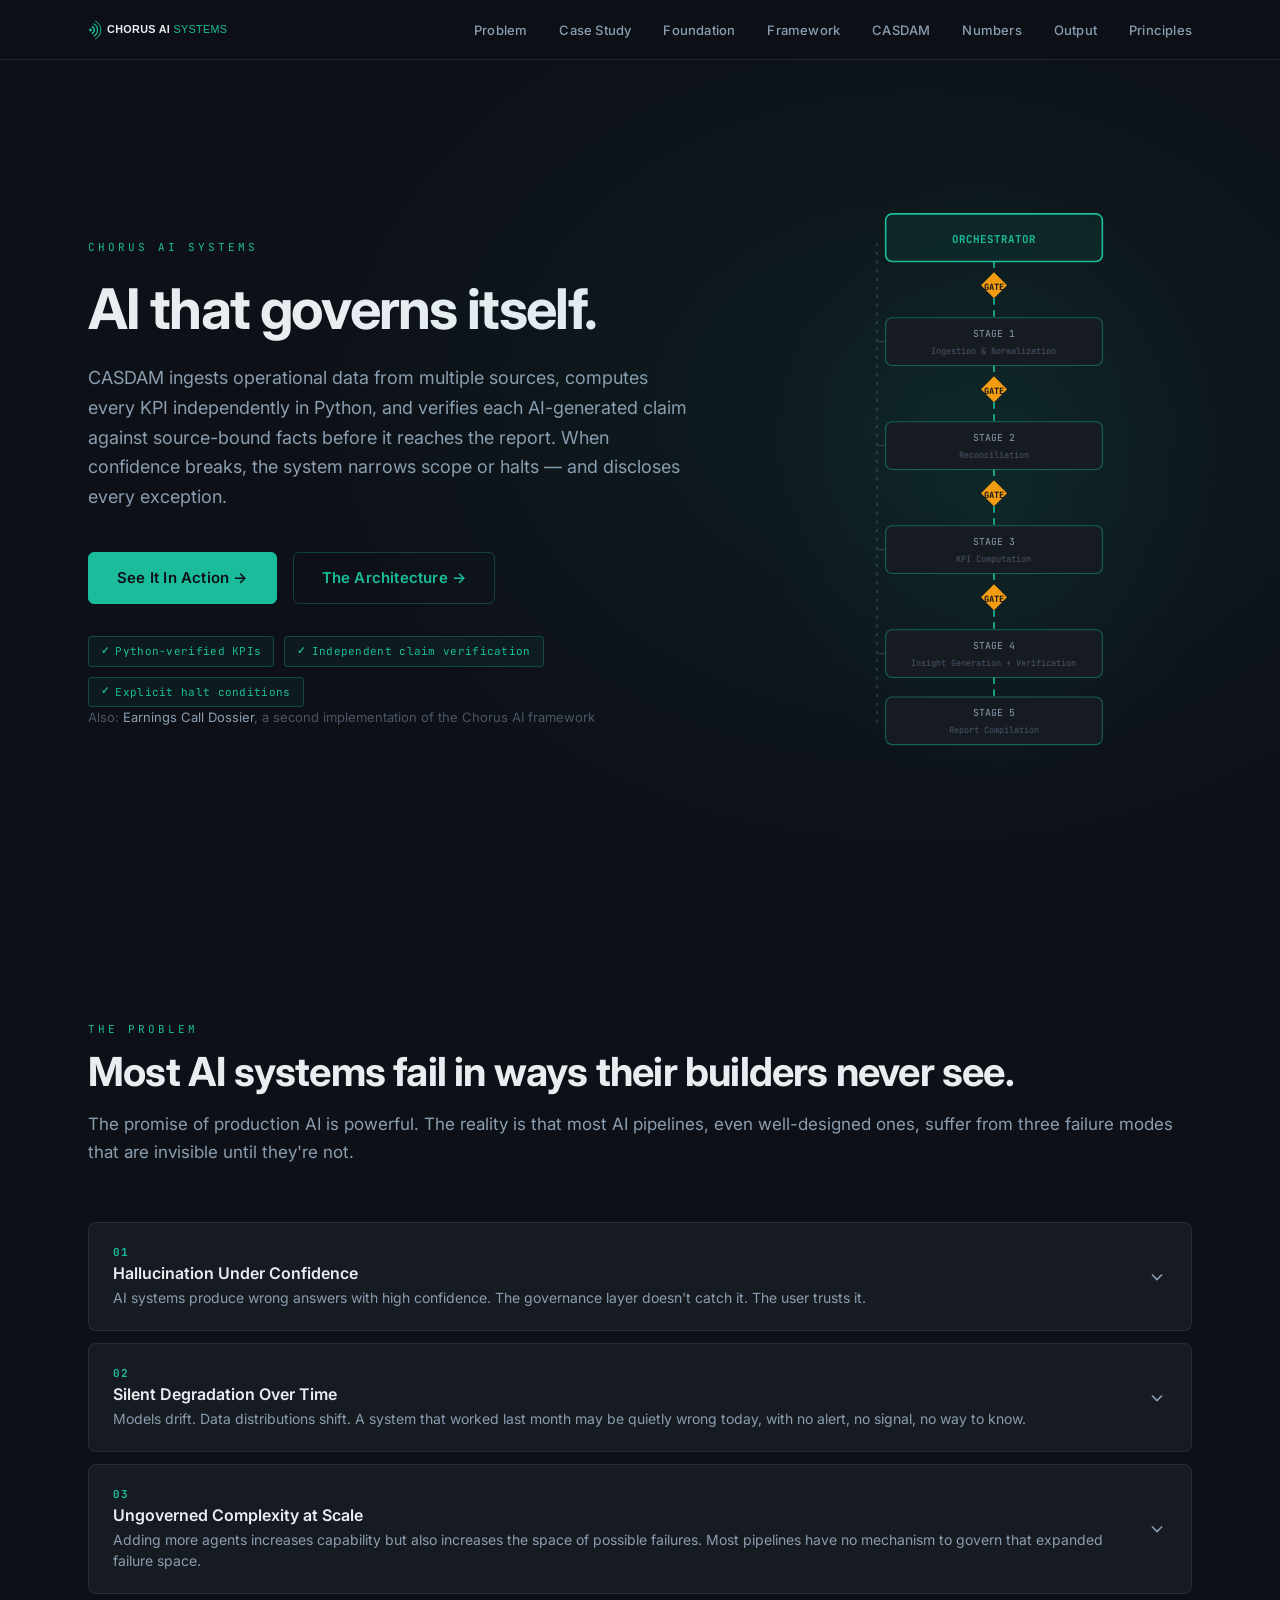
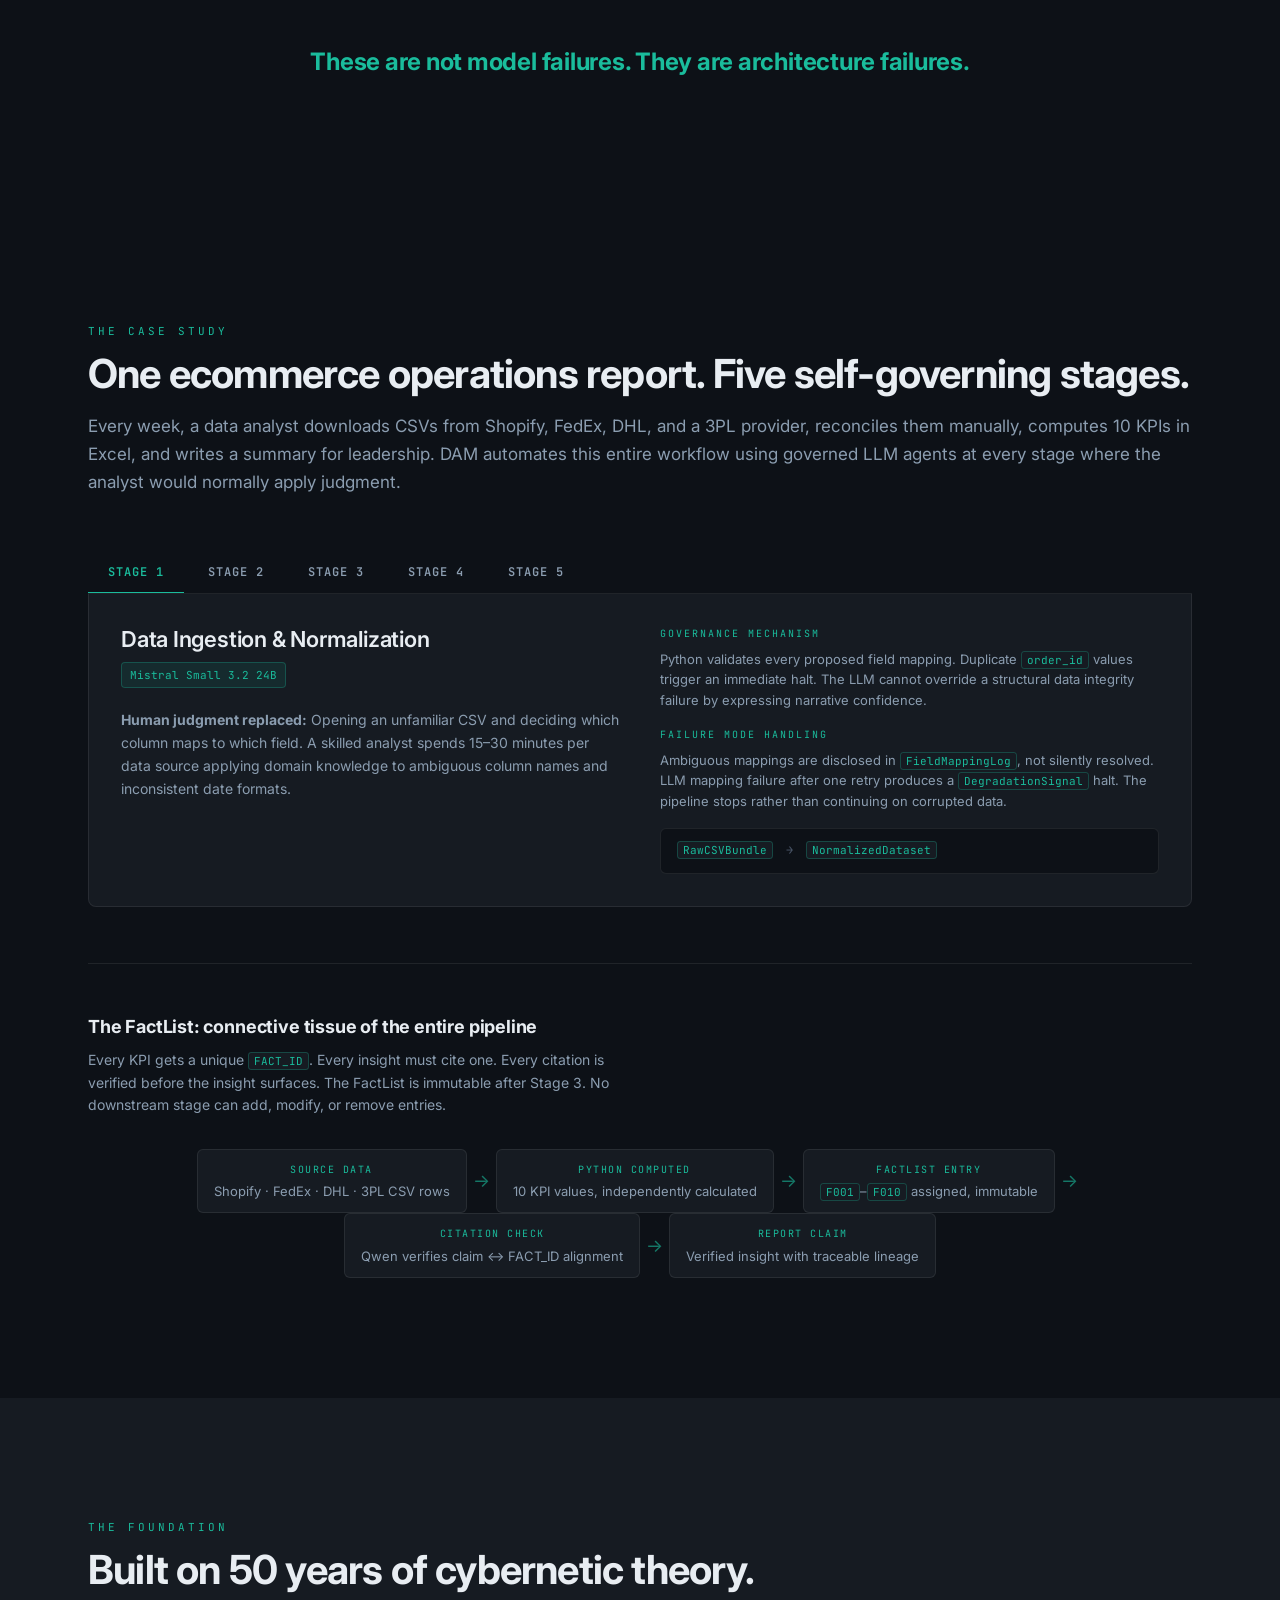
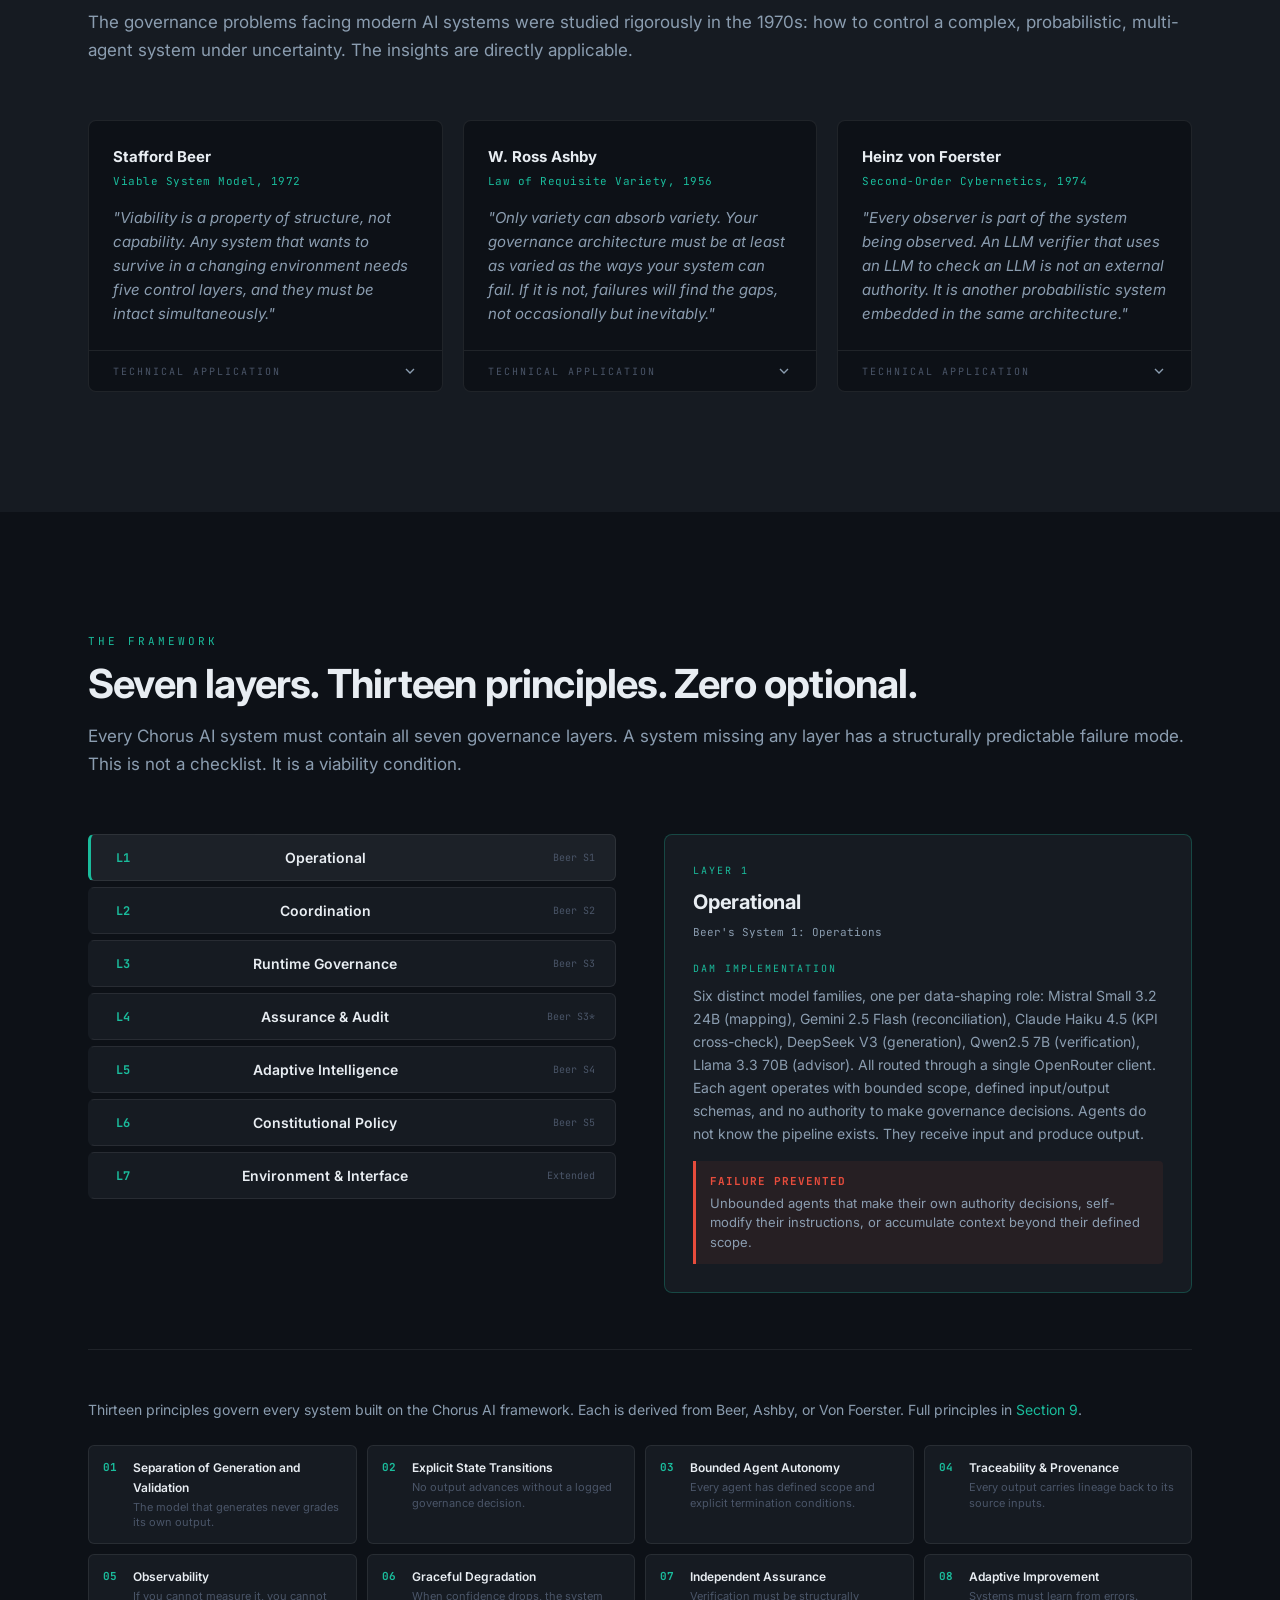
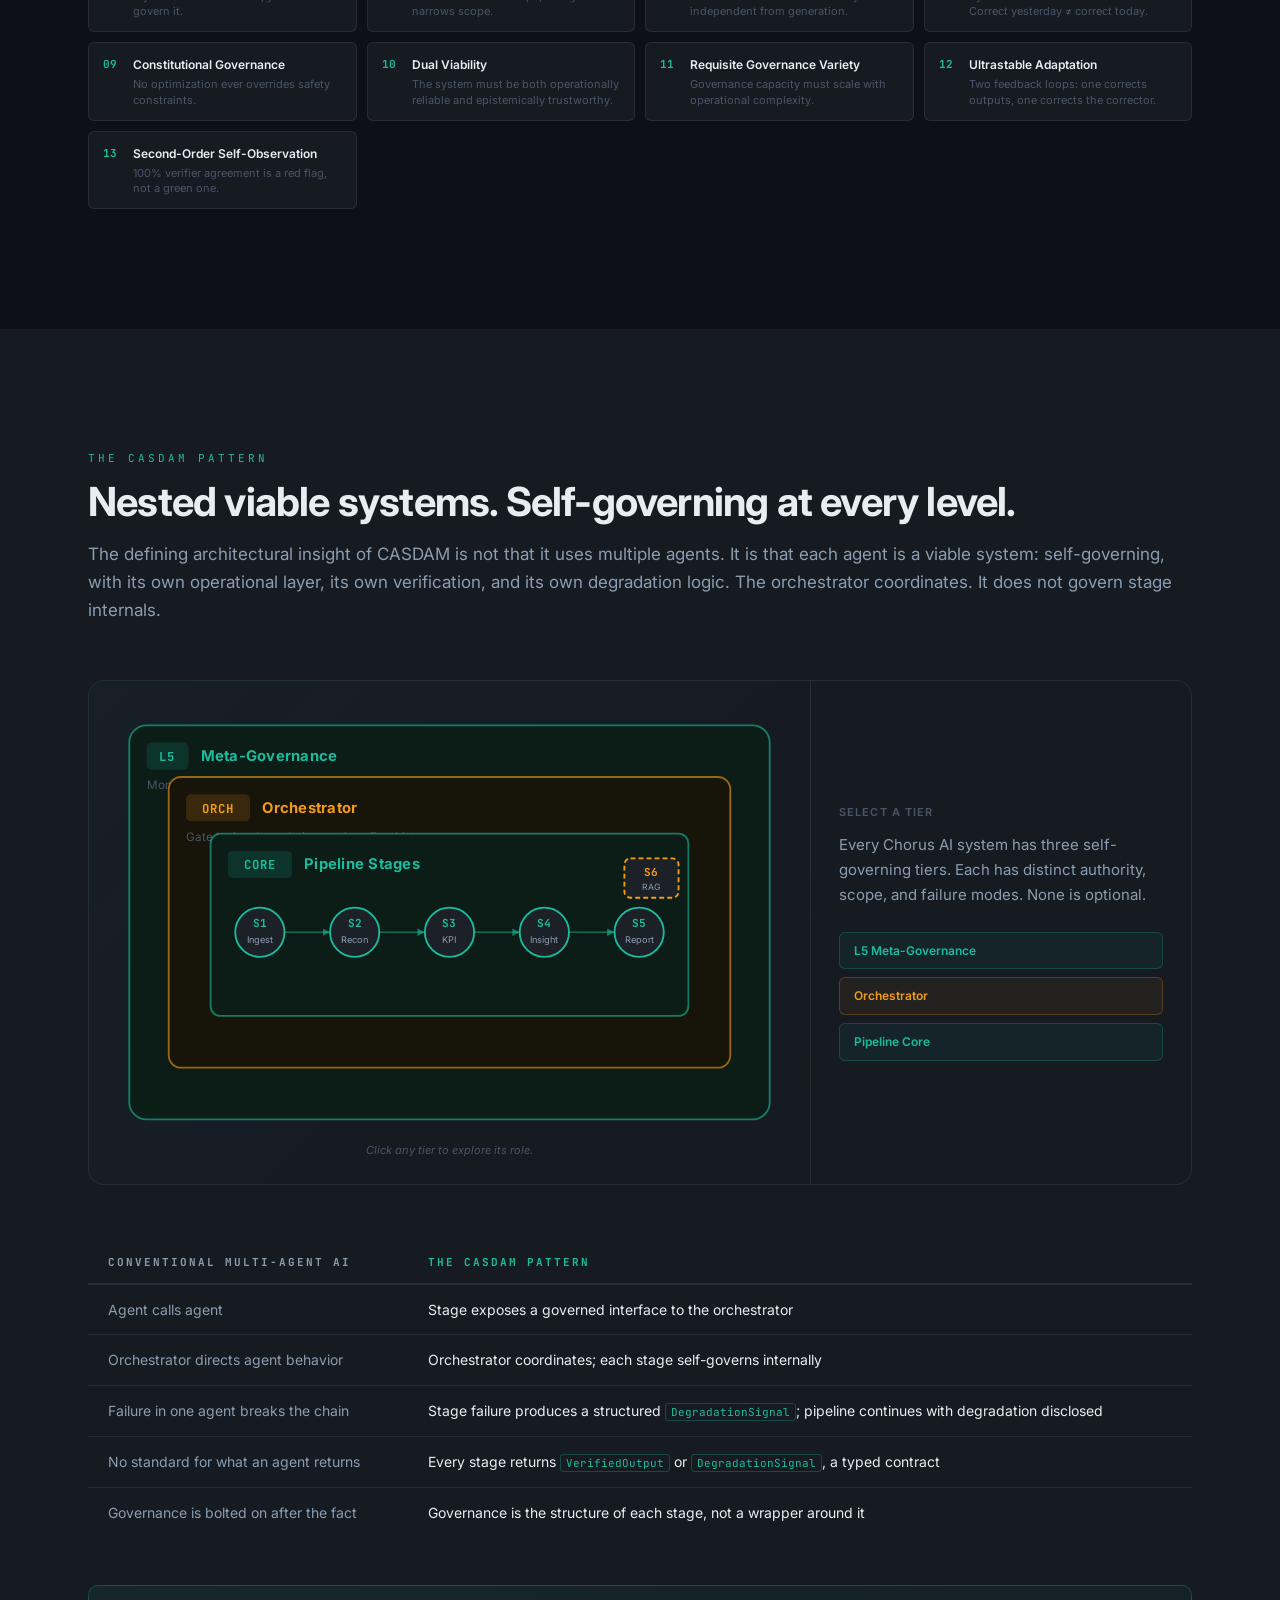
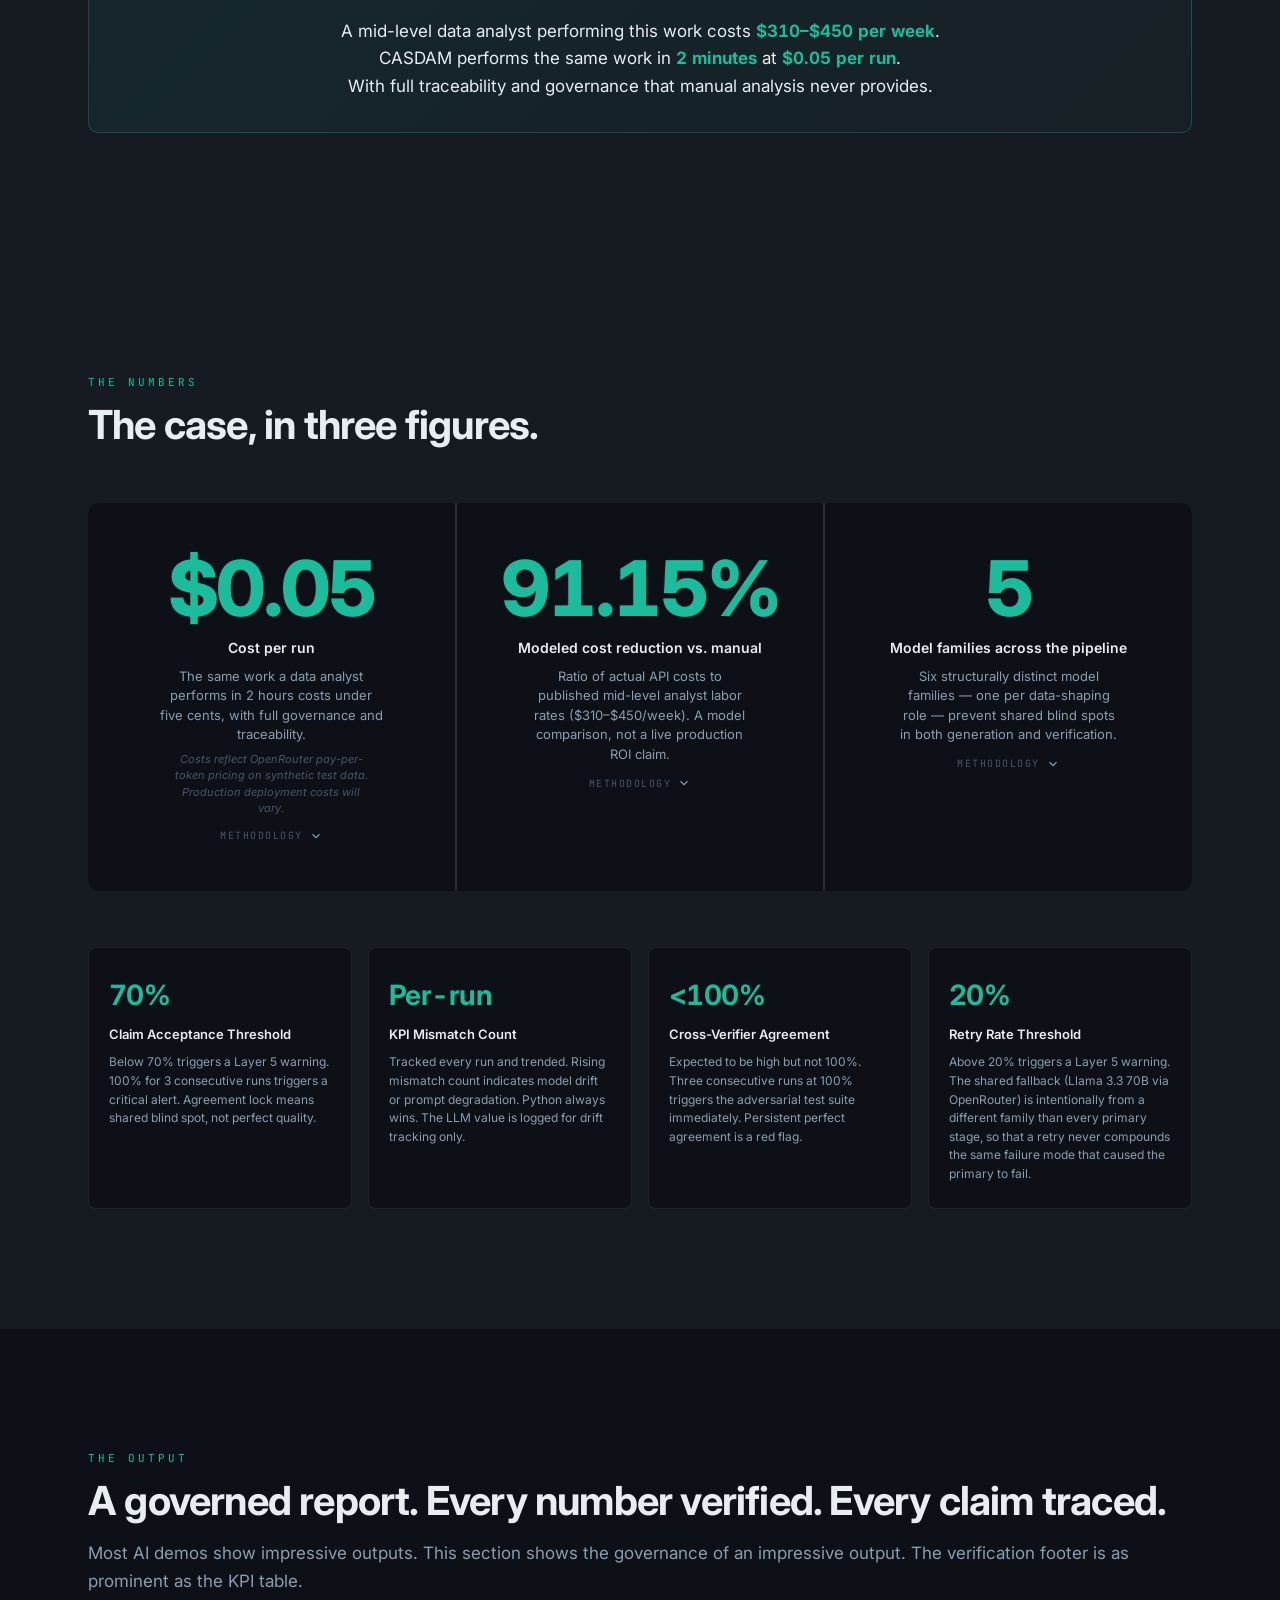
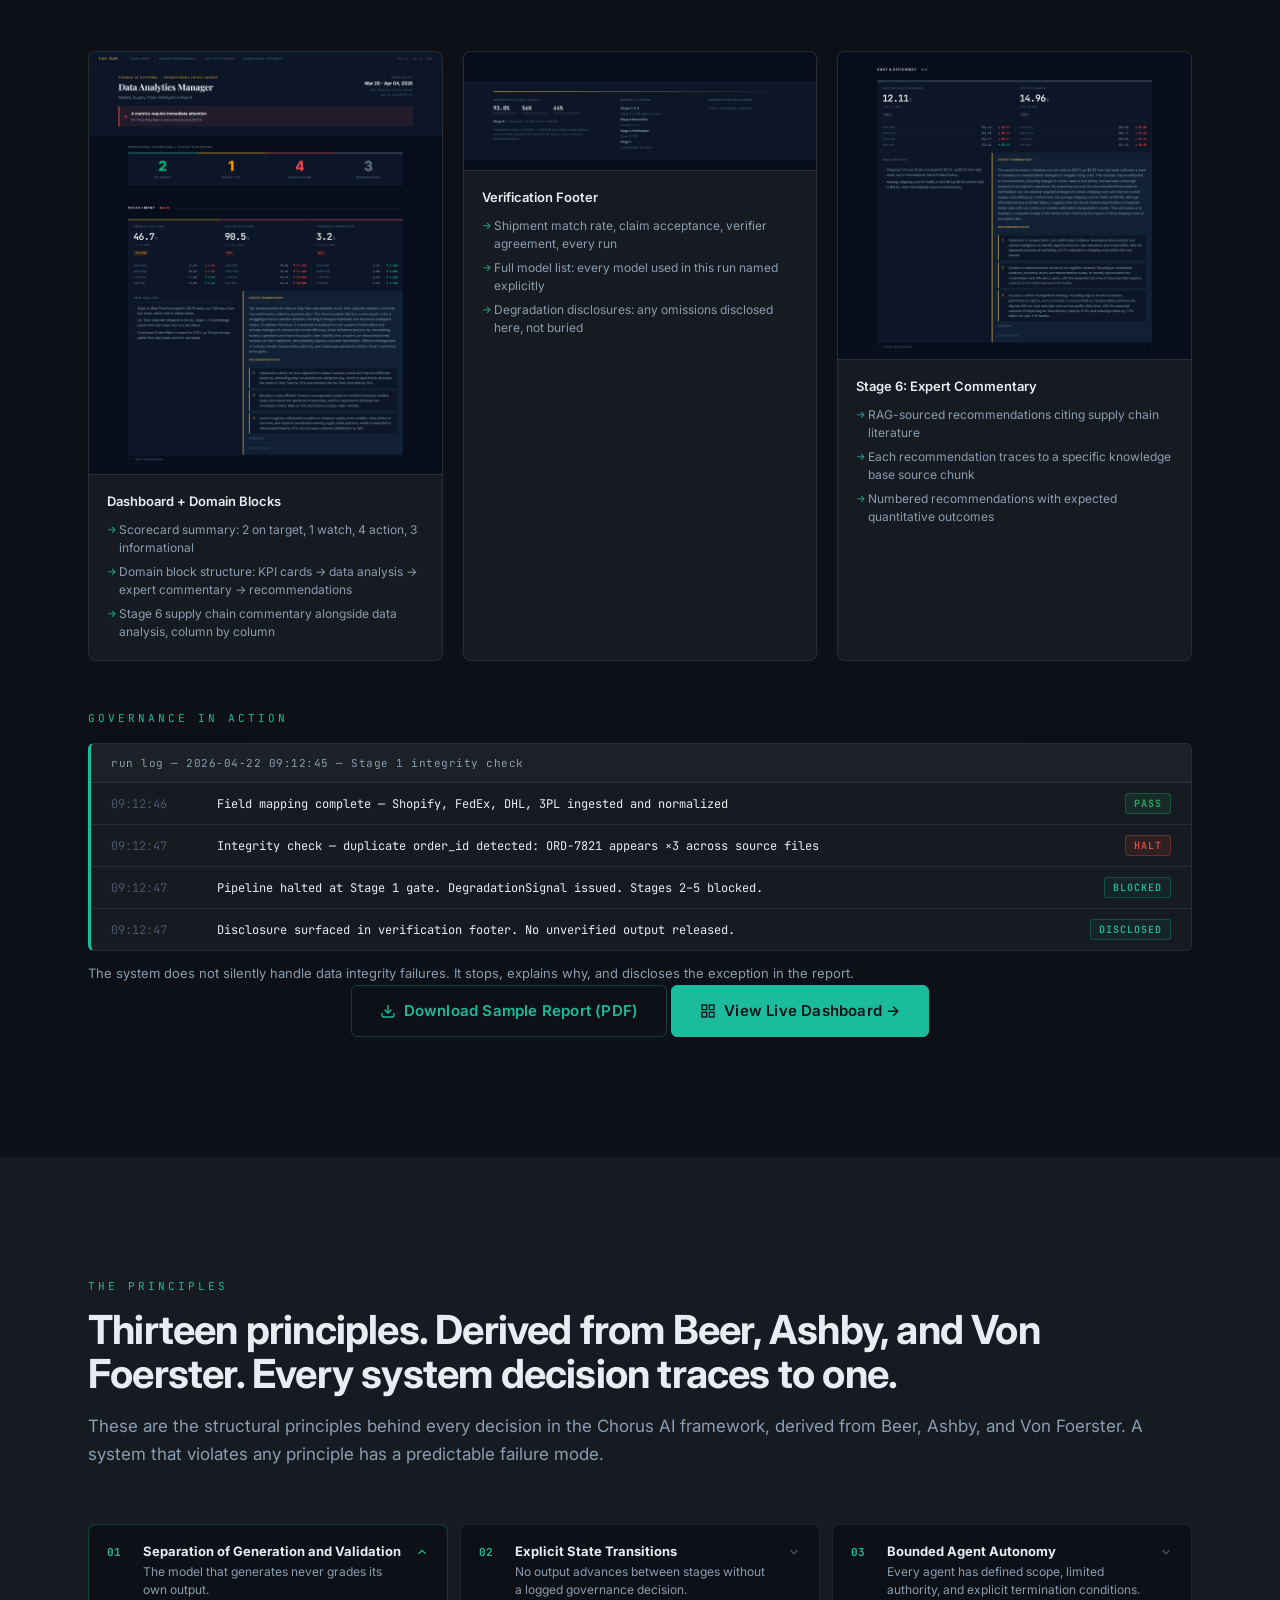
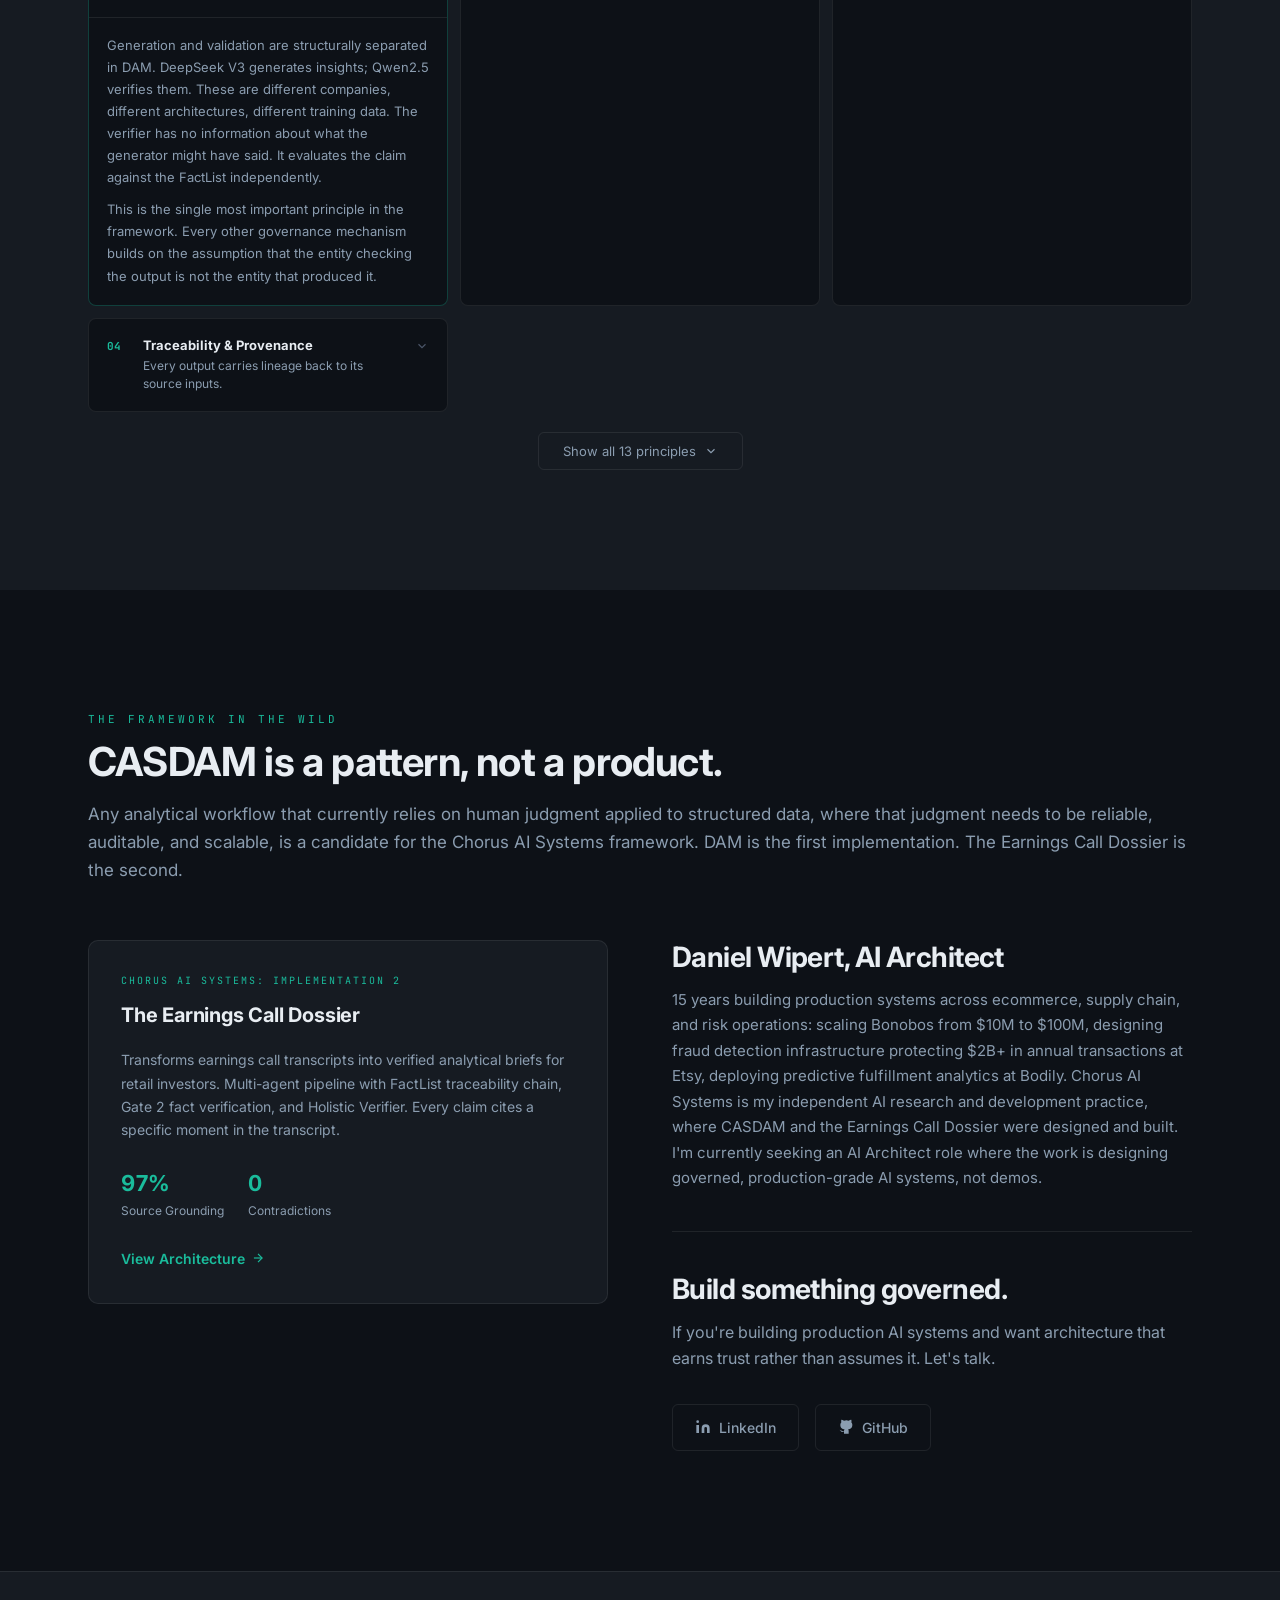
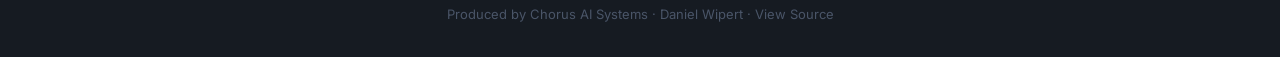
<file: docs/index.html>
<!DOCTYPE html>
<html lang="en">
<head>
<meta charset="utf-8">
<meta name="viewport" content="width=device-width, initial-scale=1">
<title>CASDAM — Governed Multi-Agent AI Analytics Pipeline | Chorus AI Systems</title>
<meta name="description" content="CASDAM is a governed multi-agent AI analytics pipeline built on cybernetic theory. Python-verified KPIs, structurally independent LLM verification, and full traceability from raw CSV to final report.">
<link rel="canonical" href="https://danielwipert.github.io/cas.dam/">
<meta name="google-site-verification" content="RFTmC3O6SxOvTpvmpg824zqZyVazTbME6QD7UY5vV2Y">

<!-- Open Graph -->
<meta property="og:type" content="website">
<meta property="og:url" content="https://danielwipert.github.io/cas.dam/">
<meta property="og:title" content="CASDAM — Governed Multi-Agent AI Analytics Pipeline">
<meta property="og:description" content="A closed-loop multi-agent AI pipeline where every KPI is Python-verified, every claim is independently checked, and every conclusion traces to its source. Built on Beer, Ashby, and Von Foerster.">
<meta property="og:image" content="https://danielwipert.github.io/cas.dam/assets/screenshots/report-p1.png">
<meta property="og:site_name" content="Chorus AI Systems">

<!-- Twitter Card -->
<meta name="twitter:card" content="summary_large_image">
<meta name="twitter:title" content="CASDAM — Governed Multi-Agent AI Analytics Pipeline">
<meta name="twitter:description" content="A closed-loop multi-agent AI pipeline where every KPI is Python-verified, every claim is independently checked, and every conclusion traces to its source.">
<meta name="twitter:image" content="https://danielwipert.github.io/cas.dam/assets/screenshots/report-p1.png">

<!-- JSON-LD Structured Data -->
<script type="application/ld+json">
{
  "@context": "https://schema.org",
  "@type": "SoftwareApplication",
  "name": "CASDAM",
  "description": "A governed multi-agent AI analytics pipeline that ingests ecommerce operations data, runs it through five self-governing stages, and outputs a verified analytics report with full traceability.",
  "applicationCategory": "BusinessApplication",
  "url": "https://danielwipert.github.io/cas.dam/",
  "author": {
    "@type": "Person",
    "name": "Daniel Wipert",
    "url": "https://www.linkedin.com/in/daniel-wipert/"
  },
  "publisher": {
    "@type": "Organization",
    "name": "Chorus AI Systems"
  },
  "keywords": "multi-agent AI, AI governance, LLM verification, analytics pipeline, cybernetics, Viable System Model, ecommerce analytics"
}
</script>

<link rel="preconnect" href="https://fonts.googleapis.com">
<link rel="preconnect" href="https://fonts.gstatic.com" crossorigin>
<link href="https://fonts.googleapis.com/css2?family=Inter:wght@300;400;500;600;700;800&family=JetBrains+Mono:wght@400;700&display=swap" rel="stylesheet">
<link rel="stylesheet" href="css/style.css">
</head>
<body>

<!-- ── Navigation ───────────────────────────────────────────── -->
<nav class="nav" id="nav">
  <div class="nav-inner">
    <a href="#hero" class="nav-logo">
      <img src="assets/chorus-logo.svg" alt="Chorus AI Systems">
    </a>
    <ul class="nav-links">
      <li><a href="#problem">Problem</a></li>
      <li><a href="#case-study">Case Study</a></li>
      <li><a href="#foundation">Foundation</a></li>
      <li><a href="#framework">Framework</a></li>
      <li><a href="#pattern">CASDAM</a></li>
      <li><a href="#numbers">Numbers</a></li>
      <li><a href="#output">Output</a></li>
      <li><a href="#principles">Principles</a></li>
    </ul>
    <button class="nav-hamburger" id="hamburger" aria-label="Menu">
      <span></span><span></span><span></span>
    </button>
  </div>
</nav>
<div class="nav-mobile" id="nav-mobile">
  <a href="#problem">Problem</a>
  <a href="#case-study">Case Study</a>
  <a href="#foundation">Foundation</a>
  <a href="#framework">Framework</a>
  <a href="#pattern">CASDAM</a>
  <a href="#numbers">Numbers</a>
  <a href="#output">Output</a>
  <a href="#principles">Principles</a>
</div>

<!-- ── Section 1: Hero ──────────────────────────────────────── -->
<section id="hero">
  <div class="container">
    <div class="hero-inner">

      <div class="hero-content">
        <span class="hero-overline">Chorus AI Systems</span>
        <h1 class="hero-h1">AI that governs itself.</h1>
        <p class="hero-sub">CASDAM ingests operational data from multiple sources, computes every KPI independently in Python, and verifies each AI-generated claim against source-bound facts before it reaches the report. When confidence breaks, the system narrows scope or halts — and discloses every exception.</p>
        <div class="hero-ctas">
          <a href="#case-study" class="btn btn-primary">See It In Action &rarr;</a>
          <a href="#pattern" class="btn btn-outline">The Architecture &rarr;</a>
        </div>
        <div class="hero-trust-chips">
          <span class="trust-chip">Python-verified KPIs</span>
          <span class="trust-chip">Independent claim verification</span>
          <span class="trust-chip">Explicit halt conditions</span>
        </div>
        <p class="hero-footnote">Also: <a href="https://github.com/danielwipert/dossier-earnings-call" target="_blank" rel="noopener">Earnings Call Dossier</a>, a second implementation of the Chorus AI framework</p>
      </div>

      <!-- Animated Pipeline SVG -->
      <div class="hero-visual">
        <svg class="pipeline-svg" viewBox="0 0 240 512" xmlns="http://www.w3.org/2000/svg" aria-label="Animated pipeline diagram">
          <!-- Orchestrator -->
          <rect class="orch-rect" x="20" y="10" width="200" height="44" rx="6"
            fill="rgba(26,188,156,0.08)" stroke="#1ABC9C" stroke-width="1.5"/>
          <text x="120" y="37" text-anchor="middle" font-family="'JetBrains Mono',monospace" font-size="10" fill="#1ABC9C" font-weight="700">ORCHESTRATOR</text>

          <!-- Flow: orch → gate1 -->
          <line class="flow-line" x1="120" y1="54" x2="120" y2="72" stroke="#1ABC9C" stroke-width="1.5"/>
          <!-- Gate 1 -->
          <polygon class="gate-node" points="120,64 132,76 120,88 108,76" fill="#F39C12"/>
          <text x="120" y="80" text-anchor="middle" font-family="'JetBrains Mono',monospace" font-size="8" fill="#0D1117" font-weight="700">GATE</text>
          <!-- Flow: gate1 → stage1 -->
          <line class="flow-line" x1="120" y1="88" x2="120" y2="106" stroke="#1ABC9C" stroke-width="1.5"/>

          <!-- Stage 1 -->
          <rect x="20" y="106" width="200" height="44" rx="6"
            fill="#161B22" stroke="rgba(26,188,156,0.45)" stroke-width="1"/>
          <text x="120" y="124" text-anchor="middle" font-family="'JetBrains Mono',monospace" font-size="9" fill="#8B9DB0">STAGE 1</text>
          <text x="120" y="139" text-anchor="middle" font-family="'JetBrains Mono',monospace" font-size="8" fill="#4A5568">Ingestion &amp; Normalization</text>

          <!-- Flow: stage1 → gate2 -->
          <line class="flow-line" x1="120" y1="150" x2="120" y2="168" stroke="#1ABC9C" stroke-width="1.5"/>
          <!-- Gate 2 -->
          <polygon class="gate-node" points="120,160 132,172 120,184 108,172" fill="#F39C12" style="animation-delay:0.4s"/>
          <text x="120" y="176" text-anchor="middle" font-family="'JetBrains Mono',monospace" font-size="8" fill="#0D1117" font-weight="700">GATE</text>
          <line class="flow-line" x1="120" y1="184" x2="120" y2="202" stroke="#1ABC9C" stroke-width="1.5"/>

          <!-- Stage 2 -->
          <rect x="20" y="202" width="200" height="44" rx="6"
            fill="#161B22" stroke="rgba(26,188,156,0.45)" stroke-width="1"/>
          <text x="120" y="220" text-anchor="middle" font-family="'JetBrains Mono',monospace" font-size="9" fill="#8B9DB0">STAGE 2</text>
          <text x="120" y="235" text-anchor="middle" font-family="'JetBrains Mono',monospace" font-size="8" fill="#4A5568">Reconciliation</text>

          <!-- Flow: stage2 → gate3 -->
          <line class="flow-line" x1="120" y1="246" x2="120" y2="264" stroke="#1ABC9C" stroke-width="1.5"/>
          <polygon class="gate-node" points="120,256 132,268 120,280 108,268" fill="#F39C12" style="animation-delay:0.8s"/>
          <text x="120" y="272" text-anchor="middle" font-family="'JetBrains Mono',monospace" font-size="8" fill="#0D1117" font-weight="700">GATE</text>
          <line class="flow-line" x1="120" y1="280" x2="120" y2="298" stroke="#1ABC9C" stroke-width="1.5"/>

          <!-- Stage 3 -->
          <rect x="20" y="298" width="200" height="44" rx="6"
            fill="#161B22" stroke="rgba(26,188,156,0.45)" stroke-width="1"/>
          <text x="120" y="316" text-anchor="middle" font-family="'JetBrains Mono',monospace" font-size="9" fill="#8B9DB0">STAGE 3</text>
          <text x="120" y="331" text-anchor="middle" font-family="'JetBrains Mono',monospace" font-size="8" fill="#4A5568">KPI Computation</text>

          <!-- Flow: stage3 → gate4 -->
          <line class="flow-line" x1="120" y1="342" x2="120" y2="360" stroke="#1ABC9C" stroke-width="1.5"/>
          <polygon class="gate-node" points="120,352 132,364 120,376 108,364" fill="#F39C12" style="animation-delay:1.2s"/>
          <text x="120" y="368" text-anchor="middle" font-family="'JetBrains Mono',monospace" font-size="8" fill="#0D1117" font-weight="700">GATE</text>
          <line class="flow-line" x1="120" y1="376" x2="120" y2="394" stroke="#1ABC9C" stroke-width="1.5"/>

          <!-- Stage 4 -->
          <rect x="20" y="394" width="200" height="44" rx="6"
            fill="#161B22" stroke="rgba(26,188,156,0.45)" stroke-width="1"/>
          <text x="120" y="412" text-anchor="middle" font-family="'JetBrains Mono',monospace" font-size="9" fill="#8B9DB0">STAGE 4</text>
          <text x="120" y="427" text-anchor="middle" font-family="'JetBrains Mono',monospace" font-size="8" fill="#4A5568">Insight Generation + Verification</text>

          <!-- Flow: stage4 → stage5 (no gate — Stage 5 is deterministic) -->
          <line class="flow-line" x1="120" y1="438" x2="120" y2="456" stroke="#1ABC9C" stroke-width="1.5"/>

          <!-- Stage 5 -->
          <rect x="20" y="456" width="200" height="44" rx="6"
            fill="#161B22" stroke="rgba(26,188,156,0.45)" stroke-width="1"/>
          <text x="120" y="474" text-anchor="middle" font-family="'JetBrains Mono',monospace" font-size="9" fill="#8B9DB0">STAGE 5</text>
          <text x="120" y="489" text-anchor="middle" font-family="'JetBrains Mono',monospace" font-size="8" fill="#4A5568">Report Compilation</text>

          <!-- Telemetry: upward dashed line on left side -->
          <line class="flow-up-line" x1="12" y1="480" x2="12" y2="32"
            stroke="#8B9DB0" stroke-width="1"/>
          <!-- Telemetry tap lines from each stage -->
          <line x1="20" y1="128" x2="12" y2="128" stroke="#8B9DB0" stroke-width="0.75" opacity="0.35"/>
          <line x1="20" y1="224" x2="12" y2="224" stroke="#8B9DB0" stroke-width="0.75" opacity="0.35"/>
          <line x1="20" y1="320" x2="12" y2="320" stroke="#8B9DB0" stroke-width="0.75" opacity="0.35"/>
          <line x1="20" y1="416" x2="12" y2="416" stroke="#8B9DB0" stroke-width="0.75" opacity="0.35"/>
        </svg>
      </div>

    </div>
  </div>
</section>

<!-- ── Section 2: The Problem ───────────────────────────────── -->
<section id="problem" class="section">
  <div class="container">
    <div class="section-header fade-up">
      <span class="label">The Problem</span>
      <h2>Most AI systems fail in ways their builders never see.</h2>
      <p class="section-subhead">The promise of production AI is powerful. The reality is that most AI pipelines, even well-designed ones, suffer from three failure modes that are invisible until they're not.</p>
    </div>
    <div class="problem-grid">
      <!-- Card 1 -->
      <div class="card fade-up" data-expand>
        <button class="card-trigger" aria-expanded="false">
          <div class="card-trigger-left">
            <div class="card-num">01</div>
            <div class="card-title">Hallucination Under Confidence</div>
            <div class="card-preview">AI systems produce wrong answers with high confidence. The governance layer doesn't catch it. The user trusts it.</div>
          </div>
          <svg class="card-chevron" viewBox="0 0 24 24" fill="none" stroke="currentColor" stroke-width="2"><polyline points="6 9 12 15 18 9"/></svg>
        </button>
        <div class="card-body">
          <div class="card-body-inner">
            <span class="tech-label">Technical Root Cause</span>
            <p>The model that generates also evaluates. Shared architecture means shared blind spots. A verifier trained on the same data distribution as the generator will miss the same classes of errors the generator makes.</p>
            <p>Solution requires <strong>structural separation</strong> of generation and verification with independent model families. Not more prompting of the same model: different architecture, different training, different blind spots.</p>
          </div>
        </div>
      </div>
      <!-- Card 2 -->
      <div class="card fade-up" data-expand>
        <button class="card-trigger" aria-expanded="false">
          <div class="card-trigger-left">
            <div class="card-num">02</div>
            <div class="card-title">Silent Degradation Over Time</div>
            <div class="card-preview">Models drift. Data distributions shift. A system that worked last month may be quietly wrong today, with no alert, no signal, no way to know.</div>
          </div>
          <svg class="card-chevron" viewBox="0 0 24 24" fill="none" stroke="currentColor" stroke-width="2"><polyline points="6 9 12 15 18 9"/></svg>
        </button>
        <div class="card-body">
          <div class="card-body-inner">
            <span class="tech-label">Technical Root Cause</span>
            <p>Single-loop feedback corrects individual outputs but cannot detect configuration failures. When the first feedback loop keeps failing, there is no second mechanism to notice that the first loop is broken.</p>
            <p>Solution requires a <strong>secondary feedback loop</strong> (Layer 5 in the Chorus AI framework) that monitors the governance layer itself, not just individual outputs. The orchestrator must be observable, not just the agents.</p>
          </div>
        </div>
      </div>
      <!-- Card 3 -->
      <div class="card fade-up" data-expand>
        <button class="card-trigger" aria-expanded="false">
          <div class="card-trigger-left">
            <div class="card-num">03</div>
            <div class="card-title">Ungoverned Complexity at Scale</div>
            <div class="card-preview">Adding more agents increases capability but also increases the space of possible failures. Most pipelines have no mechanism to govern that expanded failure space.</div>
          </div>
          <svg class="card-chevron" viewBox="0 0 24 24" fill="none" stroke="currentColor" stroke-width="2"><polyline points="6 9 12 15 18 9"/></svg>
        </button>
        <div class="card-body">
          <div class="card-body-inner">
            <span class="tech-label">Technical Root Cause</span>
            <p>Ashby's Law of Requisite Variety violated. Governance capacity must scale proportionally with operational complexity. Every new agent introduced to a system requires a corresponding increase in verification, coordination, and audit mechanisms.</p>
            <p>A pipeline with five agents and governance designed for two is not safer than a two-agent pipeline. It is less safe. The governance gap grows with every addition.</p>
          </div>
        </div>
      </div>
    </div>
    <p class="problem-closing fade-up">These are not model failures. They are architecture failures.</p>
  </div>
</section>

<!-- ── Section 3: DAM — The Case Study ──────────────────────── -->
<section id="case-study" class="section">
  <div class="container">
    <div class="section-header fade-up">
      <span class="label">The Case Study</span>
      <h2>One ecommerce operations report. Five self-governing stages.</h2>
      <p class="section-subhead">Every week, a data analyst downloads CSVs from Shopify, FedEx, DHL, and a 3PL provider, reconciles them manually, computes 10 KPIs in Excel, and writes a summary for leadership. DAM automates this entire workflow using governed LLM agents at every stage where the analyst would normally apply judgment.</p>
    </div>
    <div class="fade-up">
      <div class="stage-tabs" role="tablist">
        <button class="stage-tab active" role="tab" data-stage="1">STAGE 1</button>
        <button class="stage-tab" role="tab" data-stage="2">STAGE 2</button>
        <button class="stage-tab" role="tab" data-stage="3">STAGE 3</button>
        <button class="stage-tab" role="tab" data-stage="4">STAGE 4</button>
        <button class="stage-tab" role="tab" data-stage="5">STAGE 5</button>
      </div>
      <div class="stage-panels">
        <div class="stage-panel active" data-panel="1">
          <div class="sp-left">
            <h3>Data Ingestion &amp; Normalization</h3>
            <div class="sp-meta"><span class="sp-model-tag">Mistral Small 3.2 24B</span></div>
            <p class="sp-human"><strong>Human judgment replaced:</strong> Opening an unfamiliar CSV and deciding which column maps to which field. A skilled analyst spends 15–30 minutes per data source applying domain knowledge to ambiguous column names and inconsistent date formats.</p>
          </div>
          <div class="sp-right">
            <div class="sp-section">
              <div class="sp-section-label">Governance Mechanism</div>
              <p>Python validates every proposed field mapping. Duplicate <span class="fact-id">order_id</span> values trigger an immediate halt. The LLM cannot override a structural data integrity failure by expressing narrative confidence.</p>
            </div>
            <div class="sp-section">
              <div class="sp-section-label">Failure Mode Handling</div>
              <p>Ambiguous mappings are disclosed in <span class="fact-id">FieldMappingLog</span>, not silently resolved. LLM mapping failure after one retry produces a <span class="fact-id">DegradationSignal</span> halt. The pipeline stops rather than continuing on corrupted data.</p>
            </div>
            <div class="schema-callout">
              <span class="fact-id">RawCSVBundle</span>
              <span class="schema-arrow">→</span>
              <span class="fact-id">NormalizedDataset</span>
            </div>
          </div>
        </div>
        <div class="stage-panel" data-panel="2">
          <div class="sp-left">
            <h3>Cross-Source Reconciliation</h3>
            <div class="sp-meta"><span class="sp-model-tag">Gemini 2.5 Flash</span></div>
            <p class="sp-human"><strong>Human judgment replaced:</strong> Running VLOOKUPs, then manually investigating the rows that don't match. An analyst applies business knowledge to decide whether a non-matching record is a data error, a legitimate exception, or a carrier reporting discrepancy.</p>
          </div>
          <div class="sp-right">
            <div class="sp-section">
              <div class="sp-section-label">Governance Mechanism</div>
              <p>Fuzzy match confidence threshold of 0.90 enforced by Python. The LLM cannot override this threshold by expressing narrative confidence: "I believe these records match" is not a valid override of a 0.74 confidence score.</p>
            </div>
            <div class="sp-section">
              <div class="sp-section-label">Failure Mode Handling</div>
              <p>Match rate &lt; 80% → halt. 80–95% → warning disclosed in report. Every unmatched record appears with <span class="fact-id">join_status='unmatched'</span> in the output. Nothing is silently dropped.</p>
            </div>
            <div class="schema-callout">
              <span class="fact-id">NormalizedDataset</span>
              <span class="schema-arrow">→</span>
              <span class="fact-id">ReconciledDataset</span>
            </div>
          </div>
        </div>
        <div class="stage-panel" data-panel="3">
          <div class="sp-left">
            <h3>KPI Computation</h3>
            <div class="sp-meta"><span class="sp-model-tag">Claude Haiku 4.5</span></div>
            <p class="sp-human"><strong>Human judgment replaced:</strong> Writing formulas in Excel, applying threshold rules, deciding what is Green vs. Yellow vs. Red. An analyst knows which metrics matter most and applies contextual judgment to borderline cases.</p>
          </div>
          <div class="sp-right">
            <div class="sp-section">
              <div class="sp-section-label">Governance Mechanism</div>
              <p>Python independently recomputes every KPI. Python always wins. LLM/Python mismatches are logged and tracked by Layer 5 for drift detection. The LLM value is informational only. It never reaches the FactList.</p>
            </div>
            <div class="sp-section">
              <div class="sp-section-label">Failure Mode Handling</div>
              <p>Stage halts only if Python itself cannot compute a KPI, meaning a genuine data failure occurred. LLM errors are corrected silently by Python, logged for drift tracking, and disclosed in the verification footer.</p>
            </div>
            <div class="schema-callout">
              <span class="fact-id">ReconciledDataset</span>
              <span class="schema-arrow">→</span>
              <span class="fact-id">FactList [F001–F010]</span>
            </div>
          </div>
        </div>
        <div class="stage-panel" data-panel="4">
          <div class="sp-left">
            <h3>Insight Generation + Verification</h3>
            <div class="sp-meta"><span class="sp-model-tag">DeepSeek V3</span><span class="sp-model-tag">Qwen2.5 7B</span></div>
            <p class="sp-human"><strong>Human judgment replaced:</strong> Writing the narrative: what does this week's data mean? What should leadership do? An analyst synthesises numbers into actionable language and applies industry knowledge to recommend responses.</p>
          </div>
          <div class="sp-right">
            <div class="sp-section">
              <div class="sp-section-label">Governance Mechanism</div>
              <p>Every claim must cite a <span class="fact-id">FACT_ID</span>. Qwen2.5 independently checks each citation: does the cited fact actually support this claim? Claims that fail verification are stripped entirely, not marked uncertain.</p>
            </div>
            <div class="sp-section">
              <div class="sp-section-label">Failure Mode Handling</div>
              <p>&lt; 3 verified claims → partial <span class="fact-id">DegradationSignal</span>. 0 claims → Level 2 halt. Cross-verifier agreement at 100% for 3 consecutive runs triggers a Layer 5 critical alert, not a success signal.</p>
            </div>
            <div class="schema-callout">
              <span class="fact-id">FactList</span>
              <span class="schema-arrow">→</span>
              <span class="fact-id">VerifiedInsightList</span>
            </div>
          </div>
        </div>
        <div class="stage-panel" data-panel="5">
          <div class="sp-left">
            <h3>Report Compilation</h3>
            <div class="sp-meta"><span class="sp-model-tag">No LLM: Deterministic</span></div>
            <p class="sp-human"><strong>Human judgment replaced:</strong> Formatting the report, copying numbers into a template, sending it to leadership. Consistency, completeness, and delivery.</p>
          </div>
          <div class="sp-right">
            <div class="sp-section">
              <div class="sp-section-label">Governance Mechanism</div>
              <p>Structural completeness check against required sections list. Missing section → halt. PDF page count deviation → warning logged. Every degradation disclosure from Stages 1–4 is surfaced in the verification footer.</p>
            </div>
            <div class="sp-section">
              <div class="sp-section-label">Why This Matters</div>
              <p>Stage 5 being a viable system without an LLM demonstrates that viability is a property of governance structure, not AI presence. The most reliable stage in the pipeline is the one with no model at all.</p>
            </div>
            <div class="schema-callout">
              <span class="fact-id">VerifiedInsightList</span>
              <span class="schema-arrow">→</span>
              <span class="fact-id">GovernedReport (HTML + PDF)</span>
            </div>
          </div>
        </div>
      </div>
    </div>

    <!-- FactList Chain -->
    <div class="factlist-chain fade-up">
      <div class="chain-title">The FactList: connective tissue of the entire pipeline</div>
      <p class="chain-sub">Every KPI gets a unique <span class="fact-id">FACT_ID</span>. Every insight must cite one. Every citation is verified before the insight surfaces. The FactList is immutable after Stage 3. No downstream stage can add, modify, or remove entries.</p>
      <div class="chain-nodes">
        <div class="chain-node"><div class="cn-label">Source Data</div><div class="cn-val">Shopify · FedEx · DHL · 3PL CSV rows</div></div>
        <div class="chain-arrow">→</div>
        <div class="chain-node"><div class="cn-label">Python Computed</div><div class="cn-val">10 KPI values, independently calculated</div></div>
        <div class="chain-arrow">→</div>
        <div class="chain-node"><div class="cn-label">FactList Entry</div><div class="cn-val"><span class="fact-id">F001</span>–<span class="fact-id">F010</span> assigned, immutable</div></div>
        <div class="chain-arrow">→</div>
        <div class="chain-node"><div class="cn-label">Citation Check</div><div class="cn-val">Qwen verifies claim ↔ FACT_ID alignment</div></div>
        <div class="chain-arrow">→</div>
        <div class="chain-node"><div class="cn-label">Report Claim</div><div class="cn-val">Verified insight with traceable lineage</div></div>
      </div>
    </div>
  </div>
</section>

<!-- ── Section 4: The Theoretical Foundation ────────────────── -->
<section id="foundation" class="section">
  <div class="container">
    <div class="section-header fade-up">
      <span class="label">The Foundation</span>
      <h2>Built on 50 years of cybernetic theory.</h2>
      <p class="section-subhead">The governance problems facing modern AI systems were studied rigorously in the 1970s: how to control a complex, probabilistic, multi-agent system under uncertainty. The insights are directly applicable.</p>
    </div>
    <div class="theorist-grid">
      <!-- Beer -->
      <div class="theorist-card fade-up" data-theorist>
        <div class="tc-header">
          <div class="tc-name">Stafford Beer</div>
          <div class="tc-work">Viable System Model, 1972</div>
          <p class="tc-insight">"Viability is a property of structure, not capability. Any system that wants to survive in a changing environment needs five control layers, and they must be intact simultaneously."</p>
        </div>
        <button class="tc-trigger" aria-expanded="false">
          <span class="tc-trigger-lbl">Technical Application</span>
          <svg class="card-chevron" viewBox="0 0 24 24" fill="none" stroke="currentColor" stroke-width="2"><polyline points="6 9 12 15 18 9"/></svg>
        </button>
        <div class="tc-body">
          <div class="tc-body-inner">
            CASDAM maps Beer's five systems to seven layers for AI: Operational (agents), Coordination (schema enforcement, sequencing), Runtime Governance (gates, halts), Assurance &amp; Audit (independent verification), Adaptive Intelligence (meta-governance), Constitutional Policy (inviolable constraints), Environment &amp; Interface (I/O governance). A system missing any layer has a predictable class of failure modes. Not a possible failure. A guaranteed one.
          </div>
        </div>
      </div>
      <!-- Ashby -->
      <div class="theorist-card fade-up" data-theorist>
        <div class="tc-header">
          <div class="tc-name">W. Ross Ashby</div>
          <div class="tc-work">Law of Requisite Variety, 1956</div>
          <p class="tc-insight">"Only variety can absorb variety. Your governance architecture must be at least as varied as the ways your system can fail. If it is not, failures will find the gaps, not occasionally but inevitably."</p>
        </div>
        <button class="tc-trigger" aria-expanded="false">
          <span class="tc-trigger-lbl">Technical Application</span>
          <svg class="card-chevron" viewBox="0 0 24 24" fill="none" stroke="currentColor" stroke-width="2"><polyline points="6 9 12 15 18 9"/></svg>
        </button>
        <div class="tc-body">
          <div class="tc-body-inner">
            CASDAM satisfies Ashby's Law through two simultaneous strategies: <strong>amplification</strong> (multi-model verification, contradiction detection, model disagreement analysis) and <strong>attenuation</strong> (bounded agent autonomy, schema enforcement, state gating, domain restrictions). Six distinct model families across the pipeline — Mistral, Google, Anthropic, DeepSeek, Alibaba, Meta — are a hard architectural requirement, not a redundancy choice, because verifiers that share architecture share blind spots.
          </div>
        </div>
      </div>
      <!-- Von Foerster -->
      <div class="theorist-card fade-up" data-theorist>
        <div class="tc-header">
          <div class="tc-name">Heinz von Foerster</div>
          <div class="tc-work">Second-Order Cybernetics, 1974</div>
          <p class="tc-insight">"Every observer is part of the system being observed. An LLM verifier that uses an LLM to check an LLM is not an external authority. It is another probabilistic system embedded in the same architecture."</p>
        </div>
        <button class="tc-trigger" aria-expanded="false">
          <span class="tc-trigger-lbl">Technical Application</span>
          <svg class="card-chevron" viewBox="0 0 24 24" fill="none" stroke="currentColor" stroke-width="2"><polyline points="6 9 12 15 18 9"/></svg>
        </button>
        <div class="tc-body">
          <div class="tc-body-inner">
            CASDAM implements second-order governance through: <strong>observer diversity</strong> (no two adjacent verification stages share model family), <strong>meta-governance</strong> (Layer 5 monitors the governance layer itself, not just outputs), and <strong>mandatory external observation</strong> (human review, adversarial testing). The cross-verifier agreement tracker exists specifically because persistent 100% agreement between two models is a red flag. It means they share the same blind spot, not that everything is correct.
          </div>
        </div>
      </div>
    </div>
  </div>
</section>

<!-- ── Section 4: The Chorus AI Framework ───────────────────── -->
<section id="framework" class="section">
  <div class="container">
    <div class="section-header fade-up">
      <span class="label">The Framework</span>
      <h2>Seven layers. Thirteen principles. Zero optional.</h2>
      <p class="section-subhead">Every Chorus AI system must contain all seven governance layers. A system missing any layer has a structurally predictable failure mode. This is not a checklist. It is a viability condition.</p>
    </div>
    <div class="framework-layout fade-up">
      <!-- Layer stack -->
      <div class="layer-stack" id="layer-stack">
        <button class="layer-bar active" data-layer="1">
          <span class="layer-num">L1</span>
          <span class="layer-name">Operational</span>
          <span class="layer-vsm">Beer S1</span>
        </button>
        <button class="layer-bar" data-layer="2">
          <span class="layer-num">L2</span>
          <span class="layer-name">Coordination</span>
          <span class="layer-vsm">Beer S2</span>
        </button>
        <button class="layer-bar" data-layer="3">
          <span class="layer-num">L3</span>
          <span class="layer-name">Runtime Governance</span>
          <span class="layer-vsm">Beer S3</span>
        </button>
        <button class="layer-bar" data-layer="4">
          <span class="layer-num">L4</span>
          <span class="layer-name">Assurance &amp; Audit</span>
          <span class="layer-vsm">Beer S3*</span>
        </button>
        <button class="layer-bar" data-layer="5">
          <span class="layer-num">L5</span>
          <span class="layer-name">Adaptive Intelligence</span>
          <span class="layer-vsm">Beer S4</span>
        </button>
        <button class="layer-bar" data-layer="6">
          <span class="layer-num">L6</span>
          <span class="layer-name">Constitutional Policy</span>
          <span class="layer-vsm">Beer S5</span>
        </button>
        <button class="layer-bar" data-layer="7">
          <span class="layer-num">L7</span>
          <span class="layer-name">Environment &amp; Interface</span>
          <span class="layer-vsm">Extended</span>
        </button>
      </div>
      <!-- Detail panels -->
      <div id="layer-panels">
        <div class="layer-panel active" data-panel="1">
          <div class="lp-number">Layer 1</div>
          <div class="lp-name">Operational</div>
          <div class="lp-vsm">Beer's System 1: Operations</div>
          <div class="lp-section">
            <div class="lp-section-label">DAM Implementation</div>
            <p>Six distinct model families, one per data-shaping role: Mistral Small 3.2 24B (mapping), Gemini 2.5 Flash (reconciliation), Claude Haiku 4.5 (KPI cross-check), DeepSeek V3 (generation), Qwen2.5 7B (verification), Llama 3.3 70B (advisor). All routed through a single OpenRouter client. Each agent operates with bounded scope, defined input/output schemas, and no authority to make governance decisions. Agents do not know the pipeline exists. They receive input and produce output.</p>
          </div>
          <div class="lp-failure"><strong>Failure Prevented</strong>Unbounded agents that make their own authority decisions, self-modify their instructions, or accumulate context beyond their defined scope.</div>
        </div>
        <div class="layer-panel" data-panel="2">
          <div class="lp-number">Layer 2</div>
          <div class="lp-name">Coordination</div>
          <div class="lp-vsm">Beer's System 2: Coordination</div>
          <div class="lp-section">
            <div class="lp-section-label">DAM Implementation</div>
            <p>Pydantic schemas enforce typed contracts between every stage. An asyncio orchestrator sequences execution and enforces stage ordering. Stage inputs and outputs are validated at every boundary. Malformed data cannot propagate.</p>
          </div>
          <div class="lp-failure"><strong>Failure Prevented</strong>Agents interfering with each other, semantic drift between stages, runaway execution loops, and schema violations that corrupt downstream computation.</div>
        </div>
        <div class="layer-panel" data-panel="3">
          <div class="lp-number">Layer 3</div>
          <div class="lp-name">Runtime Governance</div>
          <div class="lp-vsm">Beer's System 3: Control</div>
          <div class="lp-section">
            <div class="lp-section-label">DAM Implementation</div>
            <p>Internal gate in each stage MVS. Python independently recomputes every KPI value; the LLM estimate is compared against the Python value and discrepancies are logged. LLM/Python mismatches do not halt the pipeline; Python always wins. Explicit halt conditions defined for every stage.</p>
          </div>
          <div class="lp-failure"><strong>Failure Prevented</strong>Outputs advancing without verification, silent error compounding across stages, and LLM-computed values reaching the report without independent confirmation.</div>
        </div>
        <div class="layer-panel" data-panel="4">
          <div class="lp-number">Layer 4</div>
          <div class="lp-name">Assurance &amp; Audit</div>
          <div class="lp-vsm">Beer's System 3*: Audit</div>
          <div class="lp-section">
            <div class="lp-section-label">DAM Implementation</div>
            <p>Qwen2.5 independently verifies every Stage 4 insight citation against the FactList. Cross-verifier agreement tracked run-over-run. Adversarial test suite run monthly. The verifier is structurally independent of the generator: different model family, different training data.</p>
          </div>
          <div class="lp-failure"><strong>Failure Prevented</strong>Self-verification (generator grading its own output) and shared blind spots between generation and verification that allow systematic errors to pass undetected.</div>
        </div>
        <div class="layer-panel" data-panel="5">
          <div class="lp-number">Layer 5</div>
          <div class="lp-name">Adaptive Intelligence</div>
          <div class="lp-vsm">Beer's System 4: Intelligence</div>
          <div class="lp-section">
            <div class="lp-section-label">DAM Implementation</div>
            <p>Layer5Monitor reads the N most recent run logs. Emits structured alerts on rising retry rates, low claim acceptance rates, and verifier agreement lock (100% agreement for 3+ consecutive runs). Bounded authority: the monitor <em>recommends</em> but does not act. Humans act on its signals.</p>
          </div>
          <div class="lp-failure"><strong>Failure Prevented</strong>Silent degradation, model drift, and configuration failures that masquerade as output failures, all invisible to a system that only monitors individual outputs.</div>
        </div>
        <div class="layer-panel" data-panel="6">
          <div class="lp-number">Layer 6</div>
          <div class="lp-name">Constitutional Policy</div>
          <div class="lp-vsm">Beer's System 5: Policy</div>
          <div class="lp-section">
            <div class="lp-section-label">DAM Implementation</div>
            <p>Inviolable constraints: no unverified output is ever released. The FactList is immutable after Stage 3. Stage 4 refuses input where <span class="fact-id">python_verified=False</span>. No financial projections under any code path. These are structural constraints. They cannot be overridden by optimization pressure or LLM instruction.</p>
          </div>
          <div class="lp-failure"><strong>Failure Prevented</strong>Safety constraints overridden by optimization pressure, mission drift through accumulated small exceptions, and constitutional violations that compound over time.</div>
        </div>
        <div class="layer-panel" data-panel="7">
          <div class="lp-number">Layer 7</div>
          <div class="lp-name">Environment &amp; Interface</div>
          <div class="lp-vsm">Extended (Beer had no L7)</div>
          <div class="lp-section">
            <div class="lp-section-label">DAM Implementation</div>
            <p>Input validation before any LLM call. Malformed CSVs are rejected with disclosure, not silently handled. Output governance: required report sections are checked before PDF release. <span class="fact-id">HealthTelemetry</span> exposed upward to the orchestrator from every stage.</p>
          </div>
          <div class="lp-failure"><strong>Failure Prevented</strong>Malformed inputs propagating through the pipeline, incomplete outputs released without disclosure, and governance failures invisible to the orchestrating layer above.</div>
        </div>
      </div>
    </div>

    <!-- 13 Principles Summary -->
    <div class="principles-summary fade-up">
      <p class="principles-summary-heading">Thirteen principles govern every system built on the Chorus AI framework. Each is derived from Beer, Ashby, or Von Foerster. Full principles in <a href="#principles">Section 9</a>.</p>
      <div class="principle-chips">
        <div class="p-chip"><span class="p-chip-num">01</span><div class="p-chip-body"><div class="p-chip-name">Separation of Generation and Validation</div><div class="p-chip-line">The model that generates never grades its own output.</div></div></div>
        <div class="p-chip"><span class="p-chip-num">02</span><div class="p-chip-body"><div class="p-chip-name">Explicit State Transitions</div><div class="p-chip-line">No output advances without a logged governance decision.</div></div></div>
        <div class="p-chip"><span class="p-chip-num">03</span><div class="p-chip-body"><div class="p-chip-name">Bounded Agent Autonomy</div><div class="p-chip-line">Every agent has defined scope and explicit termination conditions.</div></div></div>
        <div class="p-chip"><span class="p-chip-num">04</span><div class="p-chip-body"><div class="p-chip-name">Traceability &amp; Provenance</div><div class="p-chip-line">Every output carries lineage back to its source inputs.</div></div></div>
        <div class="p-chip"><span class="p-chip-num">05</span><div class="p-chip-body"><div class="p-chip-name">Observability</div><div class="p-chip-line">If you cannot measure it, you cannot govern it.</div></div></div>
        <div class="p-chip"><span class="p-chip-num">06</span><div class="p-chip-body"><div class="p-chip-name">Graceful Degradation</div><div class="p-chip-line">When confidence drops, the system narrows scope.</div></div></div>
        <div class="p-chip"><span class="p-chip-num">07</span><div class="p-chip-body"><div class="p-chip-name">Independent Assurance</div><div class="p-chip-line">Verification must be structurally independent from generation.</div></div></div>
        <div class="p-chip"><span class="p-chip-num">08</span><div class="p-chip-body"><div class="p-chip-name">Adaptive Improvement</div><div class="p-chip-line">Systems must learn from errors. Correct yesterday ≠ correct today.</div></div></div>
        <div class="p-chip"><span class="p-chip-num">09</span><div class="p-chip-body"><div class="p-chip-name">Constitutional Governance</div><div class="p-chip-line">No optimization ever overrides safety constraints.</div></div></div>
        <div class="p-chip"><span class="p-chip-num">10</span><div class="p-chip-body"><div class="p-chip-name">Dual Viability</div><div class="p-chip-line">The system must be both operationally reliable and epistemically trustworthy.</div></div></div>
        <div class="p-chip"><span class="p-chip-num">11</span><div class="p-chip-body"><div class="p-chip-name">Requisite Governance Variety</div><div class="p-chip-line">Governance capacity must scale with operational complexity.</div></div></div>
        <div class="p-chip"><span class="p-chip-num">12</span><div class="p-chip-body"><div class="p-chip-name">Ultrastable Adaptation</div><div class="p-chip-line">Two feedback loops: one corrects outputs, one corrects the corrector.</div></div></div>
        <div class="p-chip"><span class="p-chip-num">13</span><div class="p-chip-body"><div class="p-chip-name">Second-Order Self-Observation</div><div class="p-chip-line">100% verifier agreement is a red flag, not a green one.</div></div></div>
      </div>
    </div>
  </div>
</section>

<!-- ── Section 5: The CASDAM Pattern ────────────────────────── -->
<section id="pattern" class="section">
  <div class="container">
    <div class="section-header fade-up">
      <span class="label">The CASDAM Pattern</span>
      <h2>Nested viable systems. Self-governing at every level.</h2>
      <p class="section-subhead">The defining architectural insight of CASDAM is not that it uses multiple agents. It is that each agent is a viable system: self-governing, with its own operational layer, its own verification, and its own degradation logic. The orchestrator coordinates. It does not govern stage internals.</p>
    </div>

    <div class="mvs-interactive fade-up">
      <div class="mvs-diagram-col">
        <svg id="mvs-svg" viewBox="0 0 540 340" xmlns="http://www.w3.org/2000/svg"></svg>
        <p class="mvs-hint">Click any tier to explore its role.</p>
      </div>
      <div class="mvs-info-col" id="mvs-info-col">
        <div class="mvs-info-default" id="mvs-info-default">
          <p class="mvs-info-prompt">Select a tier</p>
          <p class="mvs-info-intro">Every Chorus AI system has three self-governing tiers. Each has distinct authority, scope, and failure modes. None is optional.</p>
          <div class="mvs-tier-chips">
            <div class="mvs-chip mvs-chip--teal">L5 Meta-Governance</div>
            <div class="mvs-chip mvs-chip--amber">Orchestrator</div>
            <div class="mvs-chip mvs-chip--teal">Pipeline Core</div>
          </div>
        </div>
        <div class="mvs-info-detail" id="mvs-info-detail"></div>
      </div>
    </div>

    <table class="contrast-table fade-up">
      <thead>
        <tr>
          <th>Conventional Multi-Agent AI</th>
          <th>The CASDAM Pattern</th>
        </tr>
      </thead>
      <tbody>
        <tr><td>Agent calls agent</td><td>Stage exposes a governed interface to the orchestrator</td></tr>
        <tr><td>Orchestrator directs agent behavior</td><td>Orchestrator coordinates; each stage self-governs internally</td></tr>
        <tr><td>Failure in one agent breaks the chain</td><td>Stage failure produces a structured <span class="fact-id">DegradationSignal</span>; pipeline continues with degradation disclosed</td></tr>
        <tr><td>No standard for what an agent returns</td><td>Every stage returns <span class="fact-id">VerifiedOutput</span> or <span class="fact-id">DegradationSignal</span>, a typed contract</td></tr>
        <tr><td>Governance is bolted on after the fact</td><td>Governance is the structure of each stage, not a wrapper around it</td></tr>
      </tbody>
    </table>

    <div class="roi-callout fade-up">
      <p>A mid-level data analyst performing this work costs <strong>$310–$450 per week</strong>. CASDAM performs the same work in <strong>2 minutes</strong> at <strong>$0.05 per run</strong>.</p>
      <p class="roi-footnote">With full traceability and governance that manual analysis never provides.</p>
    </div>
  </div>
</section>

<!-- ── Section 7: The Numbers ────────────────────────────────── -->
<section id="numbers" class="section">
  <div class="container">
    <div class="section-header fade-up">
      <span class="label">The Numbers</span>
      <h2>The case, in three figures.</h2>
    </div>
    <div class="big-nums-row fade-up">
      <div class="big-num-card">
        <span class="big-num" data-count="0.05" data-prefix="$" data-decimals="2">$0.05</span>
        <div class="big-num-label">Cost per run</div>
        <p class="big-num-desc">The same work a data analyst performs in 2 hours costs under five cents, with full governance and traceability.</p>
        <p class="big-num-caveat">Costs reflect OpenRouter pay-per-token pricing on synthetic test data. Production deployment costs will vary.</p>
        <button class="num-expand-trigger" data-num-expand>
          Methodology
          <svg class="card-chevron" viewBox="0 0 24 24" fill="none" stroke="currentColor" stroke-width="2"><polyline points="6 9 12 15 18 9"/></svg>
        </button>
        <div class="num-expand-body">
          <div class="num-expand-body-inner">Six model families routed through a single OpenRouter account: Mistral Small 3.2 24B (Stage 1), Gemini 2.5 Flash (Stage 2), Claude Haiku 4.5 (Stage 3), DeepSeek V3 + Qwen2.5 7B (Stage 4), Llama 3.3 70B (Stage 6). Token budget enforced per stage. One retry per stage maximum. Cost ceiling is a constitutional constraint, not a soft target. Actual run cost on 2026-04-25: $0.0393 across both validation weeks.</div>
        </div>
      </div>
      <div class="big-num-card">
        <span class="big-num" data-count="99.97" data-suffix="%" data-decimals="2">99.97%</span>
        <div class="big-num-label">Modeled cost reduction vs. manual</div>
        <p class="big-num-desc">Ratio of actual API costs to published mid-level analyst labor rates ($310–$450/week). A model comparison, not a live production ROI claim.</p>
        <button class="num-expand-trigger" data-num-expand>
          Methodology
          <svg class="card-chevron" viewBox="0 0 24 24" fill="none" stroke="currentColor" stroke-width="2"><polyline points="6 9 12 15 18 9"/></svg>
        </button>
        <div class="num-expand-body">
          <div class="num-expand-body-inner">This is not a projection. It is the ratio of actual OpenRouter API costs at locked model selection to published mid-level data analyst labor rates. Manual analysis also has zero governance trail: no audit log, no traceability, no degradation disclosure.</div>
        </div>
      </div>
      <div class="big-num-card">
        <span class="big-num" data-count="6" data-decimals="0">6</span>
        <div class="big-num-label">Model families across the pipeline</div>
        <p class="big-num-desc">Six structurally distinct model families — one per data-shaping role — prevent shared blind spots in both generation and verification.</p>
        <button class="num-expand-trigger" data-num-expand>
          Methodology
          <svg class="card-chevron" viewBox="0 0 24 24" fill="none" stroke="currentColor" stroke-width="2"><polyline points="6 9 12 15 18 9"/></svg>
        </button>
        <div class="num-expand-body">
          <div class="num-expand-body-inner">Mistral (mapping), Google (reconciliation), Anthropic (KPI cross-check), DeepSeek (insight generation), Alibaba/Qwen (insight verification), Meta/Llama (RAG advisor + fallback). This is Ashby's Law applied to verification, not redundancy. A verifier that shares architecture and training data with the generator shares its failure modes. Six distinct families satisfy Principle 13: the observation mechanisms cannot share the same structural blind spots. Single OpenRouter client routes to all six.</div>
        </div>
      </div>
    </div>

    <!-- Governance Metrics -->
    <div class="gov-metrics fade-up">
      <div class="gov-metric">
        <div class="gov-val">70%</div>
        <div class="gov-name">Claim Acceptance Threshold</div>
        <p class="gov-desc">Below 70% triggers a Layer 5 warning. 100% for 3 consecutive runs triggers a critical alert. Agreement lock means shared blind spot, not perfect quality.</p>
      </div>
      <div class="gov-metric">
        <div class="gov-val">Per-run</div>
        <div class="gov-name">KPI Mismatch Count</div>
        <p class="gov-desc">Tracked every run and trended. Rising mismatch count indicates model drift or prompt degradation. Python always wins. The LLM value is logged for drift tracking only.</p>
      </div>
      <div class="gov-metric">
        <div class="gov-val">&lt;100%</div>
        <div class="gov-name">Cross-Verifier Agreement</div>
        <p class="gov-desc">Expected to be high but not 100%. Three consecutive runs at 100% triggers the adversarial test suite immediately. Persistent perfect agreement is a red flag.</p>
      </div>
      <div class="gov-metric">
        <div class="gov-val">20%</div>
        <div class="gov-name">Retry Rate Threshold</div>
        <p class="gov-desc">Above 20% triggers a Layer 5 warning. The shared fallback (Llama 3.3 70B via OpenRouter) is intentionally from a different family than every primary stage, so that a retry never compounds the same failure mode that caused the primary to fail.</p>
      </div>
    </div>
  </div>
</section>

<!-- ── Section 8: Sample Output ─────────────────────────────── -->
<section id="output" class="section">
  <div class="container">
    <div class="section-header fade-up">
      <span class="label">The Output</span>
      <h2>A governed report. Every number verified. Every claim traced.</h2>
      <p class="section-subhead">Most AI demos show impressive outputs. This section shows the governance of an impressive output. The verification footer is as prominent as the KPI table.</p>
    </div>
    <div class="screenshots-grid fade-up">
      <div class="screenshot-card">
        <img src="assets/screenshots/report-p1.png" alt="DAM report dashboard view showing radar chart and domain KPI blocks" loading="lazy">
        <div class="screenshot-caption">
          <div class="sc-title">Dashboard + Domain Blocks</div>
          <ul class="sc-callouts">
            <li>Scorecard summary: 2 on target, 1 watch, 4 action, 3 informational</li>
            <li>Domain block structure: KPI cards → data analysis → expert commentary → recommendations</li>
            <li>Stage 6 supply chain commentary alongside data analysis, column by column</li>
          </ul>
        </div>
      </div>
      <div class="screenshot-card">
        <img src="assets/screenshots/report-p2.png" alt="DAM report verification footer showing governance metrics" loading="lazy">
        <div class="screenshot-caption">
          <div class="sc-title">Verification Footer</div>
          <ul class="sc-callouts">
            <li>Shipment match rate, claim acceptance, verifier agreement, every run</li>
            <li>Full model list: every model used in this run named explicitly</li>
            <li>Degradation disclosures: any omissions disclosed here, not buried</li>
          </ul>
        </div>
      </div>
      <div class="screenshot-card">
        <img src="assets/screenshots/report-p3.png" alt="DAM report Stage 6 expert commentary with knowledge base citations" loading="lazy">
        <div class="screenshot-caption">
          <div class="sc-title">Stage 6: Expert Commentary</div>
          <ul class="sc-callouts">
            <li>RAG-sourced recommendations citing supply chain literature</li>
            <li>Each recommendation traces to a specific knowledge base source chunk</li>
            <li>Numbered recommendations with expected quantitative outcomes</li>
          </ul>
        </div>
      </div>
    </div>

    <!-- Governance in action: proof log -->
    <div class="proof-log-wrap fade-up">
      <div class="proof-log-label">Governance in action</div>
      <div class="proof-log">
        <div class="proof-log-header">run log — 2026-04-22 09:12:45 — Stage 1 integrity check</div>
        <div class="proof-log-line">
          <span class="log-time">09:12:46</span>
          <span class="log-event">Field mapping complete — Shopify, FedEx, DHL, 3PL ingested and normalized</span>
          <span class="log-badge log-badge--pass">PASS</span>
        </div>
        <div class="proof-log-line">
          <span class="log-time">09:12:47</span>
          <span class="log-event">Integrity check — duplicate order_id detected: ORD-7821 appears ×3 across source files</span>
          <span class="log-badge log-badge--halt">HALT</span>
        </div>
        <div class="proof-log-line">
          <span class="log-time">09:12:47</span>
          <span class="log-event">Pipeline halted at Stage 1 gate. DegradationSignal issued. Stages 2–5 blocked.</span>
          <span class="log-badge log-badge--info">BLOCKED</span>
        </div>
        <div class="proof-log-line">
          <span class="log-time">09:12:47</span>
          <span class="log-event">Disclosure surfaced in verification footer. No unverified output released.</span>
          <span class="log-badge log-badge--info">DISCLOSED</span>
        </div>
      </div>
      <p style="margin-top:12px; font-size:13px; color:var(--text-2);">The system does not silently handle data integrity failures. It stops, explains why, and discloses the exception in the report.</p>
    </div>

    <div class="output-cta fade-up">
      <a href="assets/sample-report.pdf" class="btn btn-outline" target="_blank" rel="noopener">
        <svg width="16" height="16" viewBox="0 0 24 24" fill="none" stroke="currentColor" stroke-width="2"><path d="M21 15v4a2 2 0 0 1-2 2H5a2 2 0 0 1-2-2v-4"/><polyline points="7 10 12 15 17 10"/><line x1="12" y1="15" x2="12" y2="3"/></svg>
        Download Sample Report (PDF)
      </a>
      <a href="dashboard/" class="btn btn-primary" target="_blank" rel="noopener">
        <svg width="16" height="16" viewBox="0 0 24 24" fill="none" stroke="currentColor" stroke-width="2"><rect x="3" y="3" width="7" height="7"/><rect x="14" y="3" width="7" height="7"/><rect x="3" y="14" width="7" height="7"/><rect x="14" y="14" width="7" height="7"/></svg>
        View Live Dashboard &rarr;
      </a>
    </div>
  </div>
</section>

<!-- ── Section 9: The Governing Principles ──────────────────── -->
<section id="principles" class="section">
  <div class="container">
    <div class="section-header fade-up">
      <span class="label">The Principles</span>
      <h2>Thirteen principles. Derived from Beer, Ashby, and Von Foerster. Every system decision traces to one.</h2>
      <p class="section-subhead">These are the structural principles behind every decision in the Chorus AI framework, derived from Beer, Ashby, and Von Foerster. A system that violates any principle has a predictable failure mode.</p>
    </div>
    <div class="principles-grid fade-up">
      <!-- P1 — open by default -->
      <div class="principle-card open" data-expand>
        <button class="pc-trigger" aria-expanded="true">
          <span class="pc-num">01</span>
          <div class="pc-content"><div class="pc-name">Separation of Generation and Validation</div><div class="pc-statement">The model that generates never grades its own output.</div></div>
          <svg class="pc-chevron" viewBox="0 0 24 24" fill="none" stroke="currentColor" stroke-width="2"><polyline points="6 9 12 15 18 9"/></svg>
        </button>
        <div class="pc-body">
          <div class="pc-body-inner">
            <p>Generation and validation are structurally separated in DAM. DeepSeek V3 generates insights; Qwen2.5 verifies them. These are different companies, different architectures, different training data. The verifier has no information about what the generator might have said. It evaluates the claim against the FactList independently.</p>
            <p>This is the single most important principle in the framework. Every other governance mechanism builds on the assumption that the entity checking the output is not the entity that produced it.</p>
          </div>
        </div>
      </div>
      <div class="principle-card" data-expand>
        <button class="pc-trigger" aria-expanded="false">
          <span class="pc-num">02</span>
          <div class="pc-content"><div class="pc-name">Explicit State Transitions</div><div class="pc-statement">No output advances between stages without a logged governance decision.</div></div>
          <svg class="pc-chevron" viewBox="0 0 24 24" fill="none" stroke="currentColor" stroke-width="2"><polyline points="6 9 12 15 18 9"/></svg>
        </button>
        <div class="pc-body">
          <div class="pc-body-inner"><p>Every stage boundary in DAM is a gate, a recorded decision point. The gate checks a defined condition and produces a logged result. Passing a gate is not implicit; it is explicit. If a stage output cannot pass its gate, the pipeline halts or degrades. There is no silent continuation on bad data.</p></div>
        </div>
      </div>
      <div class="principle-card" data-expand>
        <button class="pc-trigger" aria-expanded="false">
          <span class="pc-num">03</span>
          <div class="pc-content"><div class="pc-name">Bounded Agent Autonomy</div><div class="pc-statement">Every agent has defined scope, limited authority, and explicit termination conditions.</div></div>
          <svg class="pc-chevron" viewBox="0 0 24 24" fill="none" stroke="currentColor" stroke-width="2"><polyline points="6 9 12 15 18 9"/></svg>
        </button>
        <div class="pc-body">
          <div class="pc-body-inner"><p>Agents in DAM are not general-purpose assistants. They receive a specific structured input and are expected to produce a specific structured output. They cannot request additional information, modify their instructions, or escalate to a higher authority. Their scope is entirely defined by their input schema. A Stage 1 agent cannot decide to also perform Stage 3 work because it thinks that would be helpful.</p></div>
        </div>
      </div>
      <div class="principle-card" data-expand>
        <button class="pc-trigger" aria-expanded="false">
          <span class="pc-num">04</span>
          <div class="pc-content"><div class="pc-name">Traceability &amp; Provenance</div><div class="pc-statement">Every output carries lineage back to its source inputs.</div></div>
          <svg class="pc-chevron" viewBox="0 0 24 24" fill="none" stroke="currentColor" stroke-width="2"><polyline points="6 9 12 15 18 9"/></svg>
        </button>
        <div class="pc-body">
          <div class="pc-body-inner"><p>The FactList implements this principle mechanically. Every insight in the final report cites a FACT_ID. Every FACT_ID traces to a Python-computed KPI value. Every Python value traces to specific source data rows. You can follow the chain from any sentence in the report back to the CSV row that generated it. This is not documentation. It is structure.</p></div>
        </div>
      </div>
      <div class="principles-toggle-row">
        <button class="show-principles-btn" id="principles-toggle" aria-expanded="false">
          Show all 13 principles
          <svg viewBox="0 0 24 24" fill="none" stroke="currentColor" stroke-width="2"><polyline points="6 9 12 15 18 9"/></svg>
        </button>
      </div>
      <div class="principle-card principle-hidden" data-expand>
        <button class="pc-trigger" aria-expanded="false">
          <span class="pc-num">05</span>
          <div class="pc-content"><div class="pc-name">Observability</div><div class="pc-statement">If you cannot measure it, you cannot govern it.</div></div>
          <svg class="pc-chevron" viewBox="0 0 24 24" fill="none" stroke="currentColor" stroke-width="2"><polyline points="6 9 12 15 18 9"/></svg>
        </button>
        <div class="pc-body">
          <div class="pc-body-inner"><p>Every stage in DAM emits a <span class="fact-id">HealthTelemetry</span> object: latency, retry count, cost, match rates, mismatch counts, claim acceptance rates. This telemetry flows upward to the orchestrator and is persisted in the run log. Layer 5 operates on this data. A stage that produces correct outputs but emits no telemetry is ungovernable. Its health cannot be assessed over time.</p></div>
        </div>
      </div>
      <div class="principle-card principle-hidden" data-expand>
        <button class="pc-trigger" aria-expanded="false">
          <span class="pc-num">06</span>
          <div class="pc-content"><div class="pc-name">Graceful Degradation</div><div class="pc-statement">When confidence drops, the system narrows scope rather than continuing at full autonomy.</div></div>
          <svg class="pc-chevron" viewBox="0 0 24 24" fill="none" stroke="currentColor" stroke-width="2"><polyline points="6 9 12 15 18 9"/></svg>
        </button>
        <div class="pc-body">
          <div class="pc-body-inner"><p>DAM has five defined degradation levels. Level 1 is partial output with disclosure. Level 2 halts the affected stage but continues others. Full halt is reserved for data integrity failures (duplicate IDs, match rate collapse). The goal is never false confidence. A partial report that says "Stage 2 match rate was 82%, warning: 18% of shipments unmatched" is more trustworthy than a complete report that silently filled in the gaps.</p></div>
        </div>
      </div>
      <div class="principle-card principle-hidden" data-expand>
        <button class="pc-trigger" aria-expanded="false">
          <span class="pc-num">07</span>
          <div class="pc-content"><div class="pc-name">Independent Assurance</div><div class="pc-statement">Verification must be structurally independent from generation.</div></div>
          <svg class="pc-chevron" viewBox="0 0 24 24" fill="none" stroke="currentColor" stroke-width="2"><polyline points="6 9 12 15 18 9"/></svg>
        </button>
        <div class="pc-body">
          <div class="pc-body-inner"><p>Independence has two components in DAM: model independence (Qwen verifies DeepSeek: different company, architecture, and training) and computational independence (Python recomputes KPIs without using the LLM value). The Python verification of KPIs is the stronger form: it introduces a fundamentally different computational substrate, not just a different probabilistic model.</p></div>
        </div>
      </div>
      <div class="principle-card principle-hidden" data-expand>
        <button class="pc-trigger" aria-expanded="false">
          <span class="pc-num">08</span>
          <div class="pc-content"><div class="pc-name">Adaptive Improvement</div><div class="pc-statement">Systems must learn from errors. A system correct yesterday may be wrong today.</div></div>
          <svg class="pc-chevron" viewBox="0 0 24 24" fill="none" stroke="currentColor" stroke-width="2"><polyline points="6 9 12 15 18 9"/></svg>
        </button>
        <div class="pc-body">
          <div class="pc-body-inner"><p>Layer 5 exists because static systems degrade. The Layer5Monitor tracks trends across runs, not just whether the current run passed its gates, but whether passing rates are declining, retry rates are rising, or agreement patterns are locking. These are early signals of model drift or configuration degradation that would not be visible from a single-run perspective.</p></div>
        </div>
      </div>
      <div class="principle-card principle-hidden" data-expand>
        <button class="pc-trigger" aria-expanded="false">
          <span class="pc-num">09</span>
          <div class="pc-content"><div class="pc-name">Constitutional Governance</div><div class="pc-statement">No optimization overrides safety constraints. Ever.</div></div>
          <svg class="pc-chevron" viewBox="0 0 24 24" fill="none" stroke="currentColor" stroke-width="2"><polyline points="6 9 12 15 18 9"/></svg>
        </button>
        <div class="pc-body">
          <div class="pc-body-inner"><p>Constitutional constraints in DAM are not configuration. They are code paths that do not exist. There is no code path in Stage 4 that releases an unverified claim. There is no code path that adds entries to the FactList after Stage 3 completes. There is no code path that produces financial projections. These constraints cannot be "turned off" via prompt or parameter. They are structural absences.</p></div>
        </div>
      </div>
      <div class="principle-card principle-hidden" data-expand>
        <button class="pc-trigger" aria-expanded="false">
          <span class="pc-num">10</span>
          <div class="pc-content"><div class="pc-name">Dual Viability</div><div class="pc-statement">The system must be both operationally reliable and epistemically trustworthy.</div></div>
          <svg class="pc-chevron" viewBox="0 0 24 24" fill="none" stroke="currentColor" stroke-width="2"><polyline points="6 9 12 15 18 9"/></svg>
        </button>
        <div class="pc-body">
          <div class="pc-body-inner"><p>Operational reliability (the system runs without crashing) is insufficient. Epistemic trustworthiness (the outputs can be trusted) is also required. A system that produces outputs reliably but cannot verify them is operationally viable but epistemically untrustworthy. DAM requires both: it must complete and its completions must be independently verifiable.</p></div>
        </div>
      </div>
      <div class="principle-card principle-hidden" data-expand>
        <button class="pc-trigger" aria-expanded="false">
          <span class="pc-num">11</span>
          <div class="pc-content"><div class="pc-name">Requisite Governance Variety</div><div class="pc-statement">Governance capacity must scale with operational complexity. Scaling without governance is ungoverned risk.</div></div>
          <svg class="pc-chevron" viewBox="0 0 24 24" fill="none" stroke="currentColor" stroke-width="2"><polyline points="6 9 12 15 18 9"/></svg>
        </button>
        <div class="pc-body">
          <div class="pc-body-inner"><p>Ashby's Law applied directly. Adding Stage 6 to DAM required adding corresponding governance: the citation check for RAG outputs, the domain-level acceptance threshold, the knowledge base availability check. The stage could not be added without its governance layer. Doing so would have reduced overall system trustworthiness even while increasing capability.</p></div>
        </div>
      </div>
      <div class="principle-card principle-hidden" data-expand>
        <button class="pc-trigger" aria-expanded="false">
          <span class="pc-num">12</span>
          <div class="pc-content"><div class="pc-name">Ultrastable Adaptation</div><div class="pc-statement">Two feedback loops: one corrects outputs, one corrects the configuration when the first loop keeps failing.</div></div>
          <svg class="pc-chevron" viewBox="0 0 24 24" fill="none" stroke="currentColor" stroke-width="2"><polyline points="6 9 12 15 18 9"/></svg>
        </button>
        <div class="pc-body">
          <div class="pc-body-inner"><p>Ross Ashby's concept of ultrastability: a system with two nested feedback loops is more stable than one with a single loop. The first loop (runtime governance) corrects individual outputs. The second loop (Layer 5 / Layer5Monitor) corrects the system configuration when the first loop keeps activating. A system where the retry rate keeps rising needs configuration intervention, not more retries.</p></div>
        </div>
      </div>
      <div class="principle-card principle-hidden" data-expand>
        <button class="pc-trigger" aria-expanded="false">
          <span class="pc-num">13</span>
          <div class="pc-content"><div class="pc-name">Second-Order Self-Observation</div><div class="pc-statement">The system must observe its own observation processes. Persistent 100% verifier agreement is a red flag, not a green one.</div></div>
          <svg class="pc-chevron" viewBox="0 0 24 24" fill="none" stroke="currentColor" stroke-width="2"><polyline points="6 9 12 15 18 9"/></svg>
        </button>
        <div class="pc-body">
          <div class="pc-body-inner"><p>Von Foerster's second-order cybernetics applied to verification. If DeepSeek and Qwen agree on 100% of claims for three consecutive runs, the naive reading is "quality is perfect." The Chorus AI reading is: "these two models may have converged on a shared blind spot." The cross-verifier agreement tracker exists to flag this pattern. High agreement is expected; perfect agreement is suspicious.</p></div>
        </div>
      </div>
    </div>
  </div>
</section>

<!-- ── Section 10: The Framework in the Wild ────────────────── -->
<section id="wild" class="section">
  <div class="container">
    <div class="section-header fade-up">
      <span class="label">The Framework in the Wild</span>
      <h2>CASDAM is a pattern, not a product.</h2>
      <p class="section-subhead">Any analytical workflow that currently relies on human judgment applied to structured data, where that judgment needs to be reliable, auditable, and scalable, is a candidate for the Chorus AI Systems framework. DAM is the first implementation. The Earnings Call Dossier is the second.</p>
    </div>
    <div class="wild-layout">
      <div class="dossier-card fade-up">
        <div class="dc-overline">Chorus AI Systems: Implementation 2</div>
        <div class="dc-title">The Earnings Call Dossier</div>
        <p class="dc-body">Transforms earnings call transcripts into verified analytical briefs for retail investors. Multi-agent pipeline with FactList traceability chain, Gate 2 fact verification, and Holistic Verifier. Every claim cites a specific moment in the transcript.</p>
        <div class="dc-stats">
          <div class="dc-stat"><div class="dc-stat-val">97%</div><div class="dc-stat-lbl">Source Grounding</div></div>
          <div class="dc-stat"><div class="dc-stat-val">0</div><div class="dc-stat-lbl">Contradictions</div></div>
        </div>
        <a href="https://github.com/danielwipert/dossier-earnings-call" class="dc-link" target="_blank" rel="noopener">
          View Architecture
          <svg viewBox="0 0 24 24" fill="none" stroke="currentColor" stroke-width="2"><line x1="5" y1="12" x2="19" y2="12"/><polyline points="12 5 19 12 12 19"/></svg>
        </a>
      </div>
      <div class="contact-block fade-up">
        <div class="bio-block">
          <h3>Daniel Wipert, AI Architect</h3>
          <p class="bio-body">15 years building production systems across ecommerce, supply chain, and risk operations: scaling Bonobos from $10M to $100M, designing fraud detection infrastructure protecting $2B+ in annual transactions at Etsy, deploying predictive fulfillment analytics at Bodily. Chorus AI Systems is my independent AI research and development practice, where CASDAM and the Earnings Call Dossier were designed and built. I'm currently seeking an AI Architect role where the work is designing governed, production-grade AI systems, not demos.</p>
        </div>
        <h3>Build something governed.</h3>
        <p class="contact-body">If you're building production AI systems and want architecture that earns trust rather than assumes it. Let's talk.</p>
        <div class="contact-links">
          <a href="https://www.linkedin.com/in/daniel-wipert/" class="contact-link" target="_blank" rel="noopener">
            <svg viewBox="0 0 24 24" fill="currentColor"><path d="M16 8a6 6 0 0 1 6 6v7h-4v-7a2 2 0 0 0-2-2 2 2 0 0 0-2 2v7h-4v-7a6 6 0 0 1 6-6z"/><rect x="2" y="9" width="4" height="12"/><circle cx="4" cy="4" r="2"/></svg>
            LinkedIn
          </a>
          <a href="https://github.com/danielwipert" class="contact-link" target="_blank" rel="noopener">
            <svg viewBox="0 0 24 24" fill="currentColor"><path d="M9 19c-5 1.5-5-2.5-7-3m14 6v-3.87a3.37 3.37 0 0 0-.94-2.61c3.14-.35 6.44-1.54 6.44-7A5.44 5.44 0 0 0 20 4.77 5.07 5.07 0 0 0 19.91 1S18.73.65 16 2.48a13.38 13.38 0 0 0-7 0C6.27.65 5.09 1 5.09 1A5.07 5.07 0 0 0 5 4.77a5.44 5.44 0 0 0-1.5 3.78c0 5.42 3.3 6.61 6.44 7A3.37 3.37 0 0 0 9 18.13V22"/></svg>
            GitHub
          </a>
        </div>
      </div>
    </div>
  </div>
</section>

<!-- ── Footer ────────────────────────────────────────────────── -->
<footer class="site-footer">
  <div class="container">
    <p>Produced by <a href="https://github.com/danielwipert" target="_blank" rel="noopener">Chorus AI Systems</a> &middot; Daniel Wipert &middot; <a href="https://github.com/danielwipert/cas.dam" target="_blank" rel="noopener">View Source</a></p>
  </div>
</footer>

<script src="js/main.js"></script>
</body>
</html>
</file>
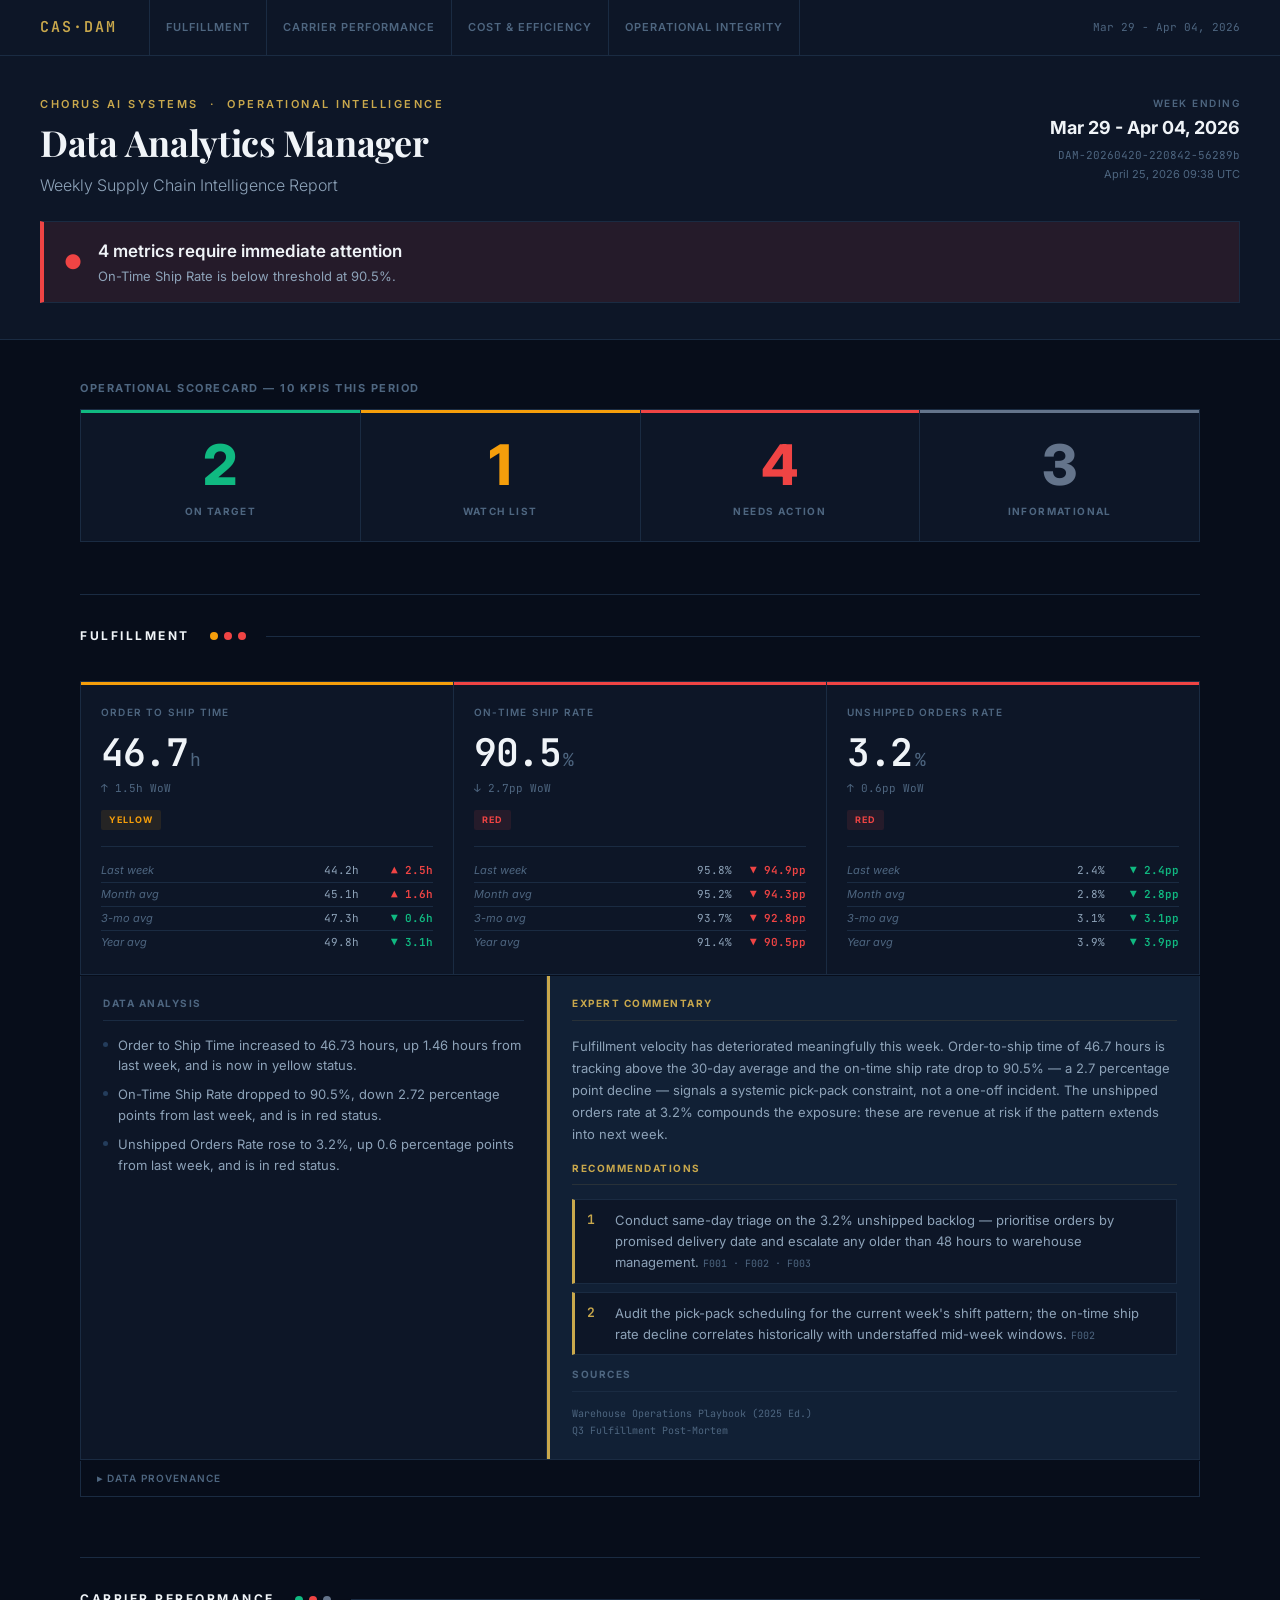
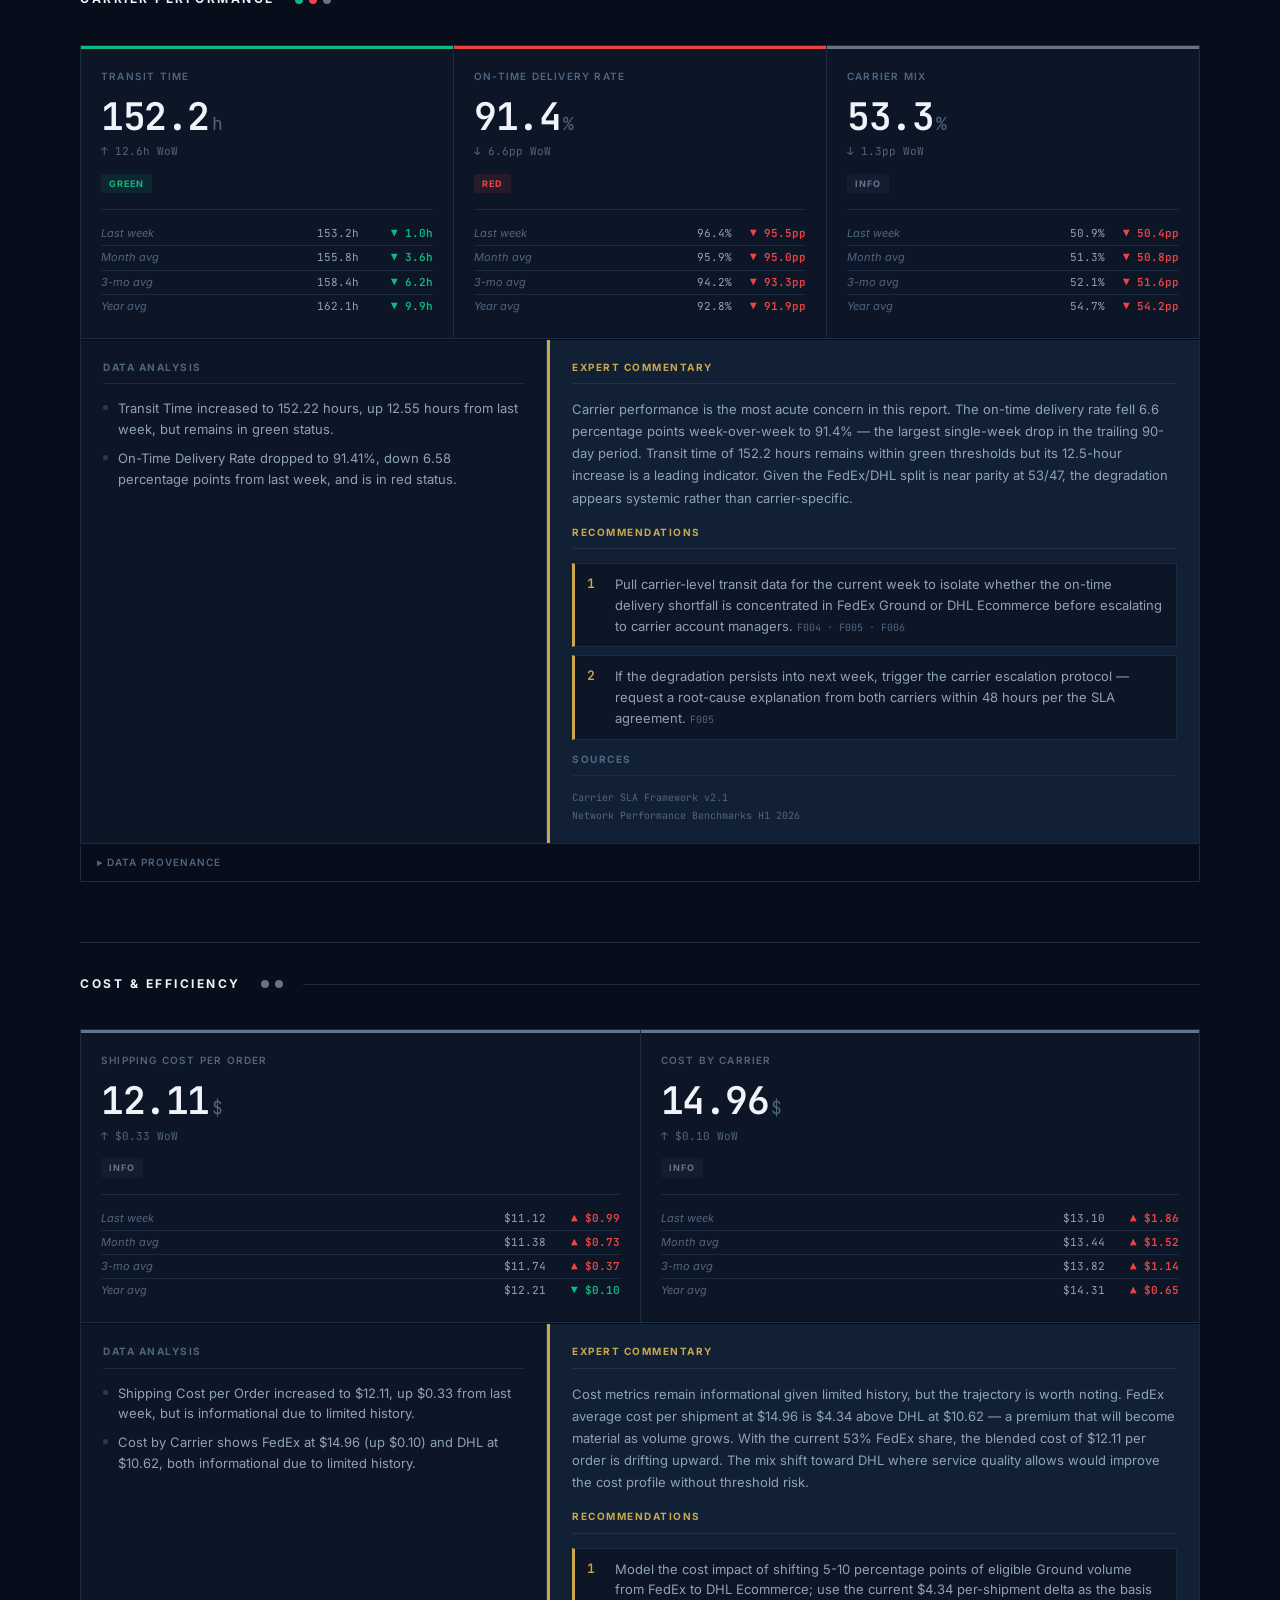
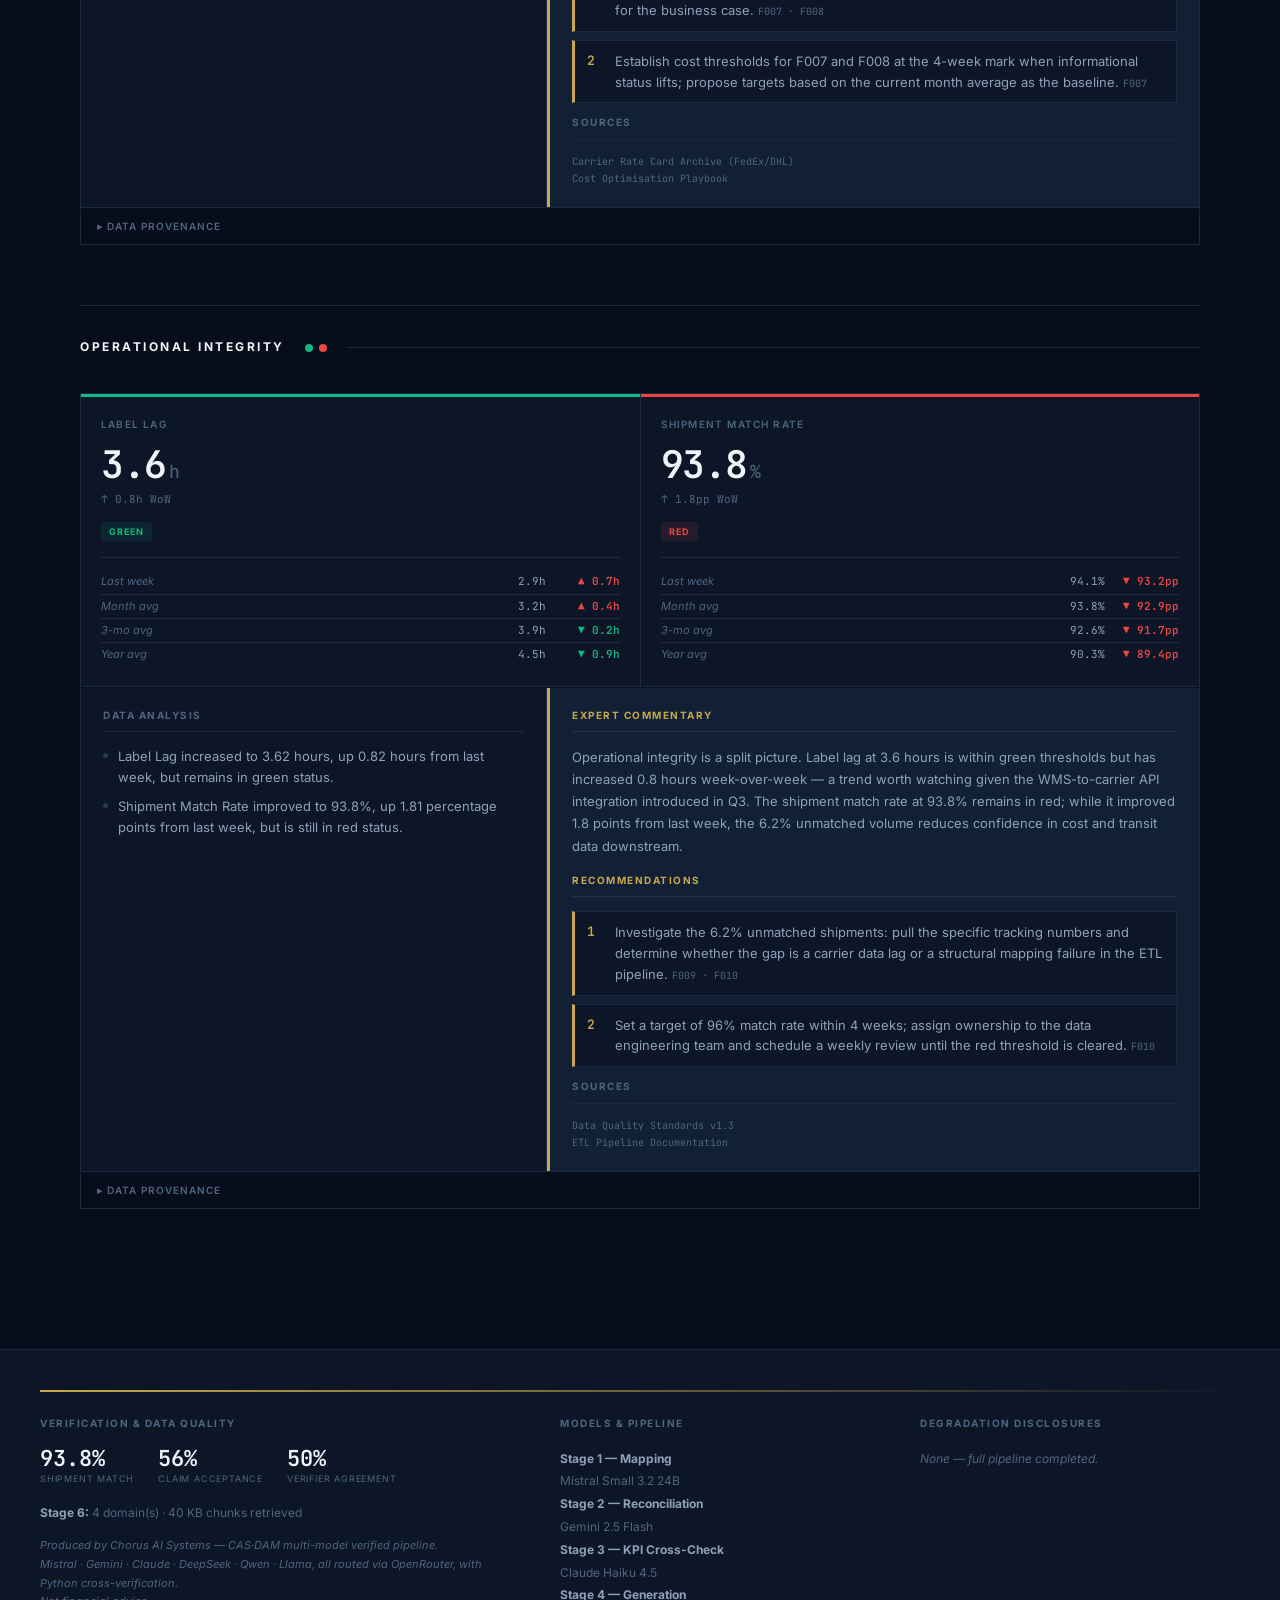
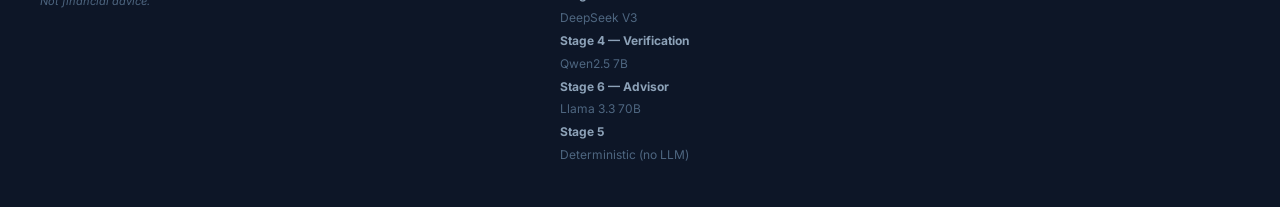
<file: docs/dashboard/index.html>
<!DOCTYPE html>
<html lang="en">
<head>
<meta charset="utf-8">
<meta name="viewport" content="width=device-width, initial-scale=1">
<title>CAS·DAM — Mar 29 - Apr 04, 2026</title>
<link rel="preconnect" href="https://fonts.googleapis.com">
<link rel="preconnect" href="https://fonts.gstatic.com" crossorigin>
<link href="https://fonts.googleapis.com/css2?family=Playfair+Display:wght@700;900&family=Inter:ital,wght@0,300;0,400;0,500;0,600;0,700;0,800;1,400&family=JetBrains+Mono:wght@400;500;600&display=swap" rel="stylesheet">
<style>
/* ── Reset ────────────────────────────────────────────────── */
*, *::before, *::after { box-sizing: border-box; margin: 0; padding: 0; }
a { color: inherit; text-decoration: none; }

/* ── Dark design tokens ───────────────────────────────────── */
:root {
  --bg:        #070d1a;
  --surf-1:    #0d1627;
  --surf-2:    #112035;
  --border:    #1a2b42;
  --border-br: #243d5c;

  --text-1:    #f0f4f8;
  --text-2:    #8da2b8;
  --text-3:    #4e6680;

  --gold:      #c9a84c;
  --gold-dim:  rgba(201,168,76,0.12);

  --green:     #10b981;  --green-dim:  rgba(16,185,129,0.10);
  --amber:     #f59e0b;  --amber-dim:  rgba(245,158,11,0.10);
  --red:       #ef4444;  --red-dim:    rgba(239,68,68,0.10);
  --info:      #64748b;  --info-dim:   rgba(100,116,139,0.08);

  --ff-serif: 'Playfair Display', Georgia, serif;
  --ff-sans:  'Inter', -apple-system, 'Segoe UI', sans-serif;
  --ff-mono:  'JetBrains Mono', 'SF Mono', Consolas, monospace;

  --max-w: 1200px;
  --pad:   40px;
}

/* ── Base ─────────────────────────────────────────────────── */
html { scroll-behavior: smooth; }
body {
  font-family: var(--ff-sans);
  background: var(--bg);
  color: var(--text-1);
  line-height: 1.55;
  font-size: 14px;
  -webkit-font-smoothing: antialiased;
}

/* ── Navbar ───────────────────────────────────────────────── */
.navbar {
  position: sticky;
  top: 0;
  z-index: 100;
  background: var(--surf-1);
  border-bottom: 1px solid var(--border);
  height: 56px;
  display: flex;
  align-items: center;
  padding: 0 var(--pad);
  gap: 32px;
}
.nb-brand {
  font-family: var(--ff-mono);
  font-size: 15px;
  font-weight: 600;
  color: var(--gold);
  letter-spacing: 2px;
  white-space: nowrap;
}
.nb-links {
  display: flex;
  gap: 0;
  overflow: hidden;
}
.nav-link {
  font-size: 11px;
  font-weight: 600;
  text-transform: uppercase;
  letter-spacing: 1px;
  color: var(--text-3);
  padding: 0 16px;
  height: 56px;
  display: flex;
  align-items: center;
  border-right: 1px solid var(--border);
  transition: color 0.15s, background 0.15s;
}
.nav-link:first-child { border-left: 1px solid var(--border); }
.nav-link:hover { color: var(--text-1); background: var(--surf-2); }
.nb-meta {
  margin-left: auto;
  font-family: var(--ff-mono);
  font-size: 11px;
  color: var(--text-3);
  white-space: nowrap;
}

/* ── Hero ─────────────────────────────────────────────────── */
.hero {
  background: var(--surf-1);
  border-bottom: 1px solid var(--border);
  padding: 40px var(--pad) 36px;
}
.hero-inner {
  max-width: var(--max-w);
  margin: 0 auto;
  display: flex;
  align-items: flex-start;
  justify-content: space-between;
  gap: 40px;
}
.hero-left { display: flex; flex-direction: column; gap: 10px; }
.hero-eyebrow {
  font-size: 11px;
  font-weight: 600;
  text-transform: uppercase;
  letter-spacing: 2.5px;
  color: var(--gold);
}
.hero-title {
  font-family: var(--ff-serif);
  font-size: 36px;
  font-weight: 700;
  color: var(--text-1);
  letter-spacing: -0.3px;
  line-height: 1.1;
}
.hero-sub {
  font-size: 16px;
  font-weight: 300;
  color: var(--text-2);
  line-height: 1.5;
}
.hero-right { text-align: right; flex-shrink: 0; }
.hero-week-label {
  font-size: 10px;
  font-weight: 600;
  text-transform: uppercase;
  letter-spacing: 1.5px;
  color: var(--text-3);
  margin-bottom: 2px;
}
.hero-week {
  font-family: var(--ff-sans);
  font-size: 18px;
  font-weight: 700;
  color: var(--text-1);
}
.hero-runid {
  font-family: var(--ff-mono);
  font-size: 11px;
  color: var(--text-3);
  margin-top: 6px;
}
.hero-generated {
  font-size: 11px;
  color: var(--text-3);
  margin-top: 2px;
}

/* ── Status banner ────────────────────────────────────────── */
.status-banner {
  max-width: var(--max-w);
  margin: 24px auto 0;
  display: flex;
  align-items: center;
  gap: 16px;
  padding: 16px 20px;
  border: 1px solid var(--border);
  border-left: 4px solid transparent;
}
.status-banner.red    { border-left-color: var(--red);   background: var(--red-dim);   }
.status-banner.yellow { border-left-color: var(--amber); background: var(--amber-dim); }
.status-banner.green  { border-left-color: var(--green); background: var(--green-dim); }
.sb-icon {
  font-size: 20px;
  line-height: 1;
  flex-shrink: 0;
}
.status-banner.red    .sb-icon { color: var(--red);   }
.status-banner.yellow .sb-icon { color: var(--amber); }
.status-banner.green  .sb-icon { color: var(--green); }
.sb-text { display: flex; flex-direction: column; gap: 2px; }
.sb-headline {
  font-size: 17px;
  font-weight: 600;
  color: var(--text-1);
}
.sb-sub {
  font-size: 13px;
  color: var(--text-2);
}

/* ── Page wrapper ─────────────────────────────────────────── */
.page-wrap {
  max-width: var(--max-w);
  margin: 0 auto;
  padding: 40px var(--pad) 80px;
}

/* ── Scorecard ────────────────────────────────────────────── */
.sc-eyebrow {
  font-size: 11px;
  font-weight: 700;
  text-transform: uppercase;
  letter-spacing: 1.5px;
  color: var(--text-3);
  margin-bottom: 12px;
}
.sc-strip {
  display: grid;
  grid-template-columns: repeat(4, 1fr);
  gap: 1px;
  background: var(--border);
  border: 1px solid var(--border);
  margin-bottom: 52px;
}
.sc-cell {
  background: var(--surf-1);
  padding: 24px 16px 20px;
  text-align: center;
  border-top: 3px solid transparent;
  position: relative;
}
.sc-cell::after {
  content: '';
  display: block;
  position: absolute;
  inset: 0;
  pointer-events: none;
}
.sc-cell.on-target  { border-top-color: var(--green); }
.sc-cell.watch      { border-top-color: var(--amber); }
.sc-cell.action     { border-top-color: var(--red);   }
.sc-cell.info       { border-top-color: var(--info);  }
.sc-num-d {
  display: block;
  font-family: var(--ff-sans);
  font-size: 56px;
  font-weight: 800;
  line-height: 1;
  margin-bottom: 6px;
}
.sc-cell.on-target .sc-num-d { color: var(--green); }
.sc-cell.watch     .sc-num-d { color: var(--amber); }
.sc-cell.action    .sc-num-d { color: var(--red);   }
.sc-cell.info      .sc-num-d { color: var(--info);  }
.sc-lbl-d {
  font-size: 10px;
  font-weight: 700;
  text-transform: uppercase;
  letter-spacing: 1.4px;
  color: var(--text-3);
}

/* ── Domain section ───────────────────────────────────────── */
.domain-section-d {
  margin-bottom: 60px;
  scroll-margin-top: 72px;
}
.dsd-header {
  display: flex;
  align-items: center;
  gap: 20px;
  padding: 0 0 16px;
  border-top: 1px solid var(--border);
  padding-top: 32px;
  margin-bottom: 20px;
}
.dsd-name {
  font-size: 12px;
  font-weight: 700;
  text-transform: uppercase;
  letter-spacing: 2.5px;
  color: var(--text-1);
  white-space: nowrap;
}
.dsd-dots { display: flex; gap: 6px; align-items: center; }
.sdot {
  width: 8px;
  height: 8px;
  border-radius: 50%;
  cursor: default;
}
.sdot-green  { background: var(--green); }
.sdot-yellow { background: var(--amber); }
.sdot-red    { background: var(--red);   }
.sdot-informational { background: var(--info); }
.dsd-rule { flex: 1; height: 1px; background: var(--border); }

/* ── KPI grid (dashboard) ─────────────────────────────────── */
.kpi-grid-d {
  display: flex;
  gap: 1px;
  background: var(--border);
  border: 1px solid var(--border);
  margin-bottom: 1px;
}
.kpi-card-d {
  flex: 1;
  min-width: 0;
  background: var(--surf-1);
  padding: 20px;
  border-top: 3px solid transparent;
}
.kpi-d-green  { border-top-color: var(--green); }
.kpi-d-yellow { border-top-color: var(--amber); }
.kpi-d-red    { border-top-color: var(--red);   }
.kpi-d-informational { border-top-color: var(--info); }
.kcd-name {
  font-size: 10px;
  font-weight: 600;
  text-transform: uppercase;
  letter-spacing: 1.2px;
  color: var(--text-3);
  margin-bottom: 12px;
}
.kcd-val-row {
  display: flex;
  align-items: baseline;
  gap: 3px;
  margin-bottom: 6px;
}
.kcd-num {
  font-family: var(--ff-mono);
  font-size: 38px;
  font-weight: 600;
  color: var(--text-1);
  letter-spacing: -1.5px;
  line-height: 1;
}
.kv-unit-d {
  font-family: var(--ff-mono);
  font-size: 18px;
  font-weight: 400;
  color: var(--text-3);
}
.kcd-wow {
  font-family: var(--ff-mono);
  font-size: 11px;
  color: var(--text-3);
  margin-bottom: 10px;
}
.kcd-chip {
  display: inline-block;
  font-size: 9px;
  font-weight: 700;
  text-transform: uppercase;
  letter-spacing: 1px;
  padding: 3px 8px;
  border-radius: 2px;
  margin-bottom: 16px;
}
.kcd-chip-green  { color: var(--green); background: var(--green-dim); }
.kcd-chip-yellow { color: var(--amber); background: var(--amber-dim); }
.kcd-chip-red    { color: var(--red);   background: var(--red-dim);   }
.kcd-chip-informational { color: var(--info); background: var(--info-dim); }

/* ── Historical comparison ─────────────────────────────────── */
.hist-block {
  border-top: 1px solid var(--border);
  padding-top: 12px;
}
.ph-row {
  display: grid;
  grid-template-columns: 1fr 70px 70px;
  gap: 4px;
  padding: 3px 0;
  border-bottom: 1px solid var(--border);
  align-items: center;
}
.ph-row:last-child { border-bottom: none; }
.ph-period {
  font-size: 11px;
  color: var(--text-3);
  font-style: italic;
}
.ph-val {
  font-family: var(--ff-mono);
  font-size: 11px;
  color: var(--text-2);
  text-align: right;
}
.ph-delta {
  font-family: var(--ff-mono);
  font-size: 11px;
  font-weight: 600;
  text-align: right;
}
.ph-delta.dp { color: var(--green); }
.ph-delta.dn { color: var(--red);   }

/* ── Analysis panel ───────────────────────────────────────── */
.analysis-panel {
  display: grid;
  grid-template-columns: 1fr 1.4fr;
  gap: 1px;
  background: var(--border);
  border: 1px solid var(--border);
  border-top: none;
  margin-bottom: 1px;
}
.analysis-panel-full {
  grid-template-columns: 1fr;
}
.ap-col {
  background: var(--surf-1);
  padding: 20px 22px;
}
.ap-s6 {
  background: var(--surf-2);
  border-left: 3px solid var(--gold);
}
.ap-label {
  font-size: 10px;
  font-weight: 700;
  text-transform: uppercase;
  letter-spacing: 1.5px;
  color: var(--text-3);
  margin-bottom: 14px;
  padding-bottom: 8px;
  border-bottom: 1px solid var(--border);
}
.ap-label-gold {
  color: var(--gold);
  border-bottom-color: var(--gold-dim);
}
.obs-list { display: flex; flex-direction: column; gap: 8px; }
.obs-item {
  font-size: 13px;
  line-height: 1.6;
  color: var(--text-2);
  display: flex;
  gap: 10px;
  align-items: flex-start;
}
.obs-dot {
  width: 5px;
  height: 5px;
  border-radius: 50%;
  background: var(--border-br);
  flex-shrink: 0;
  margin-top: 7px;
}
.obs-act { align-items: flex-start; }
.obs-act-pill {
  font-size: 9px;
  font-weight: 700;
  text-transform: uppercase;
  letter-spacing: 0.8px;
  background: var(--gold-dim);
  color: var(--gold);
  padding: 2px 7px;
  border-radius: 2px;
  flex-shrink: 0;
  margin-top: 3px;
}
.obs-muted { color: var(--text-3); font-style: italic; }

/* ── Stage 6 ──────────────────────────────────────────────── */
.s6-commentary-d {
  font-size: 13px;
  line-height: 1.7;
  color: var(--text-2);
  margin-bottom: 8px;
}
.s6-recs-d { display: flex; flex-direction: column; gap: 8px; }
.s6-rec-d {
  display: flex;
  gap: 12px;
  align-items: flex-start;
  padding: 10px 12px;
  background: var(--surf-1);
  border: 1px solid var(--border);
  border-left: 3px solid var(--gold);
}
.s6-rec-num {
  font-family: var(--ff-mono);
  font-size: 13px;
  font-weight: 600;
  color: var(--gold);
  flex-shrink: 0;
  min-width: 16px;
}
.s6-rec-body {
  font-size: 13px;
  line-height: 1.6;
  color: var(--text-2);
}
.rec-cite {
  display: inline-block;
  font-family: var(--ff-mono);
  font-size: 10px;
  color: var(--text-3);
  margin-top: 4px;
}
.cite-list { display: flex; flex-direction: column; gap: 2px; }
.cite-src {
  font-family: var(--ff-mono);
  font-size: 10px;
  color: var(--text-3);
}

/* ── Provenance ───────────────────────────────────────────── */
.prov-details {
  border: 1px solid var(--border);
  border-top: none;
  background: var(--bg);
}
.prov-summary {
  font-size: 10px;
  font-weight: 600;
  text-transform: uppercase;
  letter-spacing: 1px;
  color: var(--text-3);
  padding: 10px 16px;
  cursor: pointer;
  user-select: none;
  list-style: none;
}
.prov-summary::-webkit-details-marker { display: none; }
.prov-summary::before { content: "▸ "; }
details[open] .prov-summary::before { content: "▾ "; }
.prov-table { padding: 0 16px 12px; }
.prov-row {
  display: grid;
  grid-template-columns: 50px 160px 1fr 80px;
  gap: 12px;
  padding: 6px 0;
  border-bottom: 1px solid var(--border);
  align-items: baseline;
}
.prov-row:last-child { border-bottom: none; }
.prov-id {
  font-family: var(--ff-mono);
  font-size: 10px;
  color: var(--gold);
}
.prov-name {
  font-size: 11px;
  font-weight: 600;
  color: var(--text-2);
}
.prov-formula {
  font-size: 10px;
  color: var(--text-3);
  line-height: 1.4;
}
.prov-rows {
  font-family: var(--ff-mono);
  font-size: 10px;
  color: var(--text-3);
  text-align: right;
}

/* ── System footer ────────────────────────────────────────── */
.sys-footer {
  background: var(--surf-1);
  border-top: 1px solid var(--border);
  padding: 40px var(--pad);
}
.sf-inner {
  max-width: var(--max-w);
  margin: 0 auto;
  display: grid;
  grid-template-columns: 1.5fr 1fr 1fr;
  gap: 40px;
}
.sf-head {
  font-size: 10px;
  font-weight: 700;
  text-transform: uppercase;
  letter-spacing: 1.5px;
  color: var(--text-3);
  margin-bottom: 16px;
}
.sf-stats { display: flex; gap: 24px; margin-bottom: 16px; }
.sf-stat { display: flex; flex-direction: column; gap: 2px; }
.sf-val {
  font-family: var(--ff-mono);
  font-size: 22px;
  font-weight: 600;
  color: var(--text-1);
  line-height: 1;
}
.sf-lbl {
  font-size: 9px;
  text-transform: uppercase;
  letter-spacing: 0.8px;
  color: var(--text-3);
}
.sf-line {
  font-size: 12px;
  line-height: 1.9;
  color: var(--text-3);
}
.sf-line strong { color: var(--text-2); }
.sf-stamp {
  font-size: 11px;
  color: var(--text-3);
  margin-top: 12px;
  font-style: italic;
  line-height: 1.7;
}
.disc-row {
  font-size: 12px;
  line-height: 1.9;
  color: var(--text-3);
  padding-left: 12px;
  position: relative;
}
.disc-row::before { content: "·"; position: absolute; left: 0; }
.disc-none { font-style: italic; padding-left: 0; }
.disc-none::before { content: ""; }
.sf-gold-bar {
  max-width: var(--max-w);
  margin: 0 auto 24px;
  height: 2px;
  background: linear-gradient(90deg, var(--gold) 0%, transparent 100%);
}
</style>
</head>
<body>

<!-- Navbar -->
<nav class="navbar">
  <div class="nb-brand">CAS·DAM</div>
  <div class="nb-links">
    <a href="#d-fulfillment" class="nav-link">Fulfillment</a><a href="#d-carrier_performance" class="nav-link">Carrier Performance</a><a href="#d-cost" class="nav-link">Cost & Efficiency</a><a href="#d-operational_integrity" class="nav-link">Operational Integrity</a>
  </div>
  <div class="nb-meta">Mar 29 - Apr 04, 2026</div>
</nav>

<!-- Hero -->
<div class="hero">
  <div class="hero-inner">
    <div class="hero-left">
      <div class="hero-eyebrow">Chorus AI Systems &nbsp;·&nbsp; Operational Intelligence</div>
      <div class="hero-title">Data Analytics Manager</div>
      <div class="hero-sub">Weekly Supply Chain Intelligence Report</div>
    </div>
    <div class="hero-right">
      <div class="hero-week-label">Week ending</div>
      <div class="hero-week">Mar 29 - Apr 04, 2026</div>
      <div class="hero-runid">DAM-20260420-220842-56289b</div>
      <div class="hero-generated">April 25, 2026  09:38 UTC</div>
    </div>
  </div>
  <div class="status-banner red">
    <span class="sb-icon">●</span>
    <div class="sb-text">
      <div class="sb-headline">4 metrics require immediate attention</div>
      <div class="sb-sub">On-Time Ship Rate is below threshold at 90.5%.</div>
    </div>
  </div>
</div>

<!-- Page content -->
<div class="page-wrap">

  <!-- Scorecard -->
  <div class="sc-eyebrow">Operational Scorecard &mdash; 10 KPIs this period</div>
  <div class="sc-strip">
    <div class="sc-cell on-target">
      <span class="sc-num-d">2</span>
      <span class="sc-lbl-d">On Target</span>
    </div>
    <div class="sc-cell watch">
      <span class="sc-num-d">1</span>
      <span class="sc-lbl-d">Watch List</span>
    </div>
    <div class="sc-cell action">
      <span class="sc-num-d">4</span>
      <span class="sc-lbl-d">Needs Action</span>
    </div>
    <div class="sc-cell info">
      <span class="sc-num-d">3</span>
      <span class="sc-lbl-d">Informational</span>
    </div>
  </div>

  
          <section class="domain-section-d" id="d-fulfillment">
            <div class="dsd-header">
              <div class="dsd-name">Fulfillment</div>
              <div class="dsd-dots"><span class="sdot sdot-yellow" title="Order to Ship Time: 46.7h"></span><span class="sdot sdot-red" title="On-Time Ship Rate: 90.5%"></span><span class="sdot sdot-red" title="Unshipped Orders Rate: 3.2%"></span></div>
              <div class="dsd-rule"></div>
            </div>
            <div class="kpi-grid-d">
              <div class="kpi-card-d kpi-d-yellow">
                <div class="kcd-name">Order to Ship Time</div>
                <div class="kcd-val-row">
                  <span class="kcd-num">46.7</span><span class="kv-unit-d">h</span>
                </div>
                <div class="kcd-wow">↑ 1.5h WoW</div>
                <div class="kcd-chip kcd-chip-yellow">YELLOW</div>
                <div class="hist-block"><div class="ph-row"><span class="ph-period">Last week</span><span class="ph-val">44.2h</span><span class="ph-delta dn">▲ 2.5h</span></div><div class="ph-row"><span class="ph-period">Month avg</span><span class="ph-val">45.1h</span><span class="ph-delta dn">▲ 1.6h</span></div><div class="ph-row"><span class="ph-period">3-mo avg</span><span class="ph-val">47.3h</span><span class="ph-delta dp">▼ 0.6h</span></div><div class="ph-row"><span class="ph-period">Year avg</span><span class="ph-val">49.8h</span><span class="ph-delta dp">▼ 3.1h</span></div></div>
              </div>
              <div class="kpi-card-d kpi-d-red">
                <div class="kcd-name">On-Time Ship Rate</div>
                <div class="kcd-val-row">
                  <span class="kcd-num">90.5</span><span class="kv-unit-d">%</span>
                </div>
                <div class="kcd-wow">↓ 2.7pp WoW</div>
                <div class="kcd-chip kcd-chip-red">RED</div>
                <div class="hist-block"><div class="ph-row"><span class="ph-period">Last week</span><span class="ph-val">95.8%</span><span class="ph-delta dn">▼ 94.9pp</span></div><div class="ph-row"><span class="ph-period">Month avg</span><span class="ph-val">95.2%</span><span class="ph-delta dn">▼ 94.3pp</span></div><div class="ph-row"><span class="ph-period">3-mo avg</span><span class="ph-val">93.7%</span><span class="ph-delta dn">▼ 92.8pp</span></div><div class="ph-row"><span class="ph-period">Year avg</span><span class="ph-val">91.4%</span><span class="ph-delta dn">▼ 90.5pp</span></div></div>
              </div>
              <div class="kpi-card-d kpi-d-red">
                <div class="kcd-name">Unshipped Orders Rate</div>
                <div class="kcd-val-row">
                  <span class="kcd-num">3.2</span><span class="kv-unit-d">%</span>
                </div>
                <div class="kcd-wow">↑ 0.6pp WoW</div>
                <div class="kcd-chip kcd-chip-red">RED</div>
                <div class="hist-block"><div class="ph-row"><span class="ph-period">Last week</span><span class="ph-val">2.4%</span><span class="ph-delta dp">▼ 2.4pp</span></div><div class="ph-row"><span class="ph-period">Month avg</span><span class="ph-val">2.8%</span><span class="ph-delta dp">▼ 2.8pp</span></div><div class="ph-row"><span class="ph-period">3-mo avg</span><span class="ph-val">3.1%</span><span class="ph-delta dp">▼ 3.1pp</span></div><div class="ph-row"><span class="ph-period">Year avg</span><span class="ph-val">3.9%</span><span class="ph-delta dp">▼ 3.9pp</span></div></div>
              </div></div>
            
              <div class="analysis-panel">
                <div class="ap-col">
                  <div class="ap-label">Data Analysis</div>
                  <div class="obs-list"><div class="obs-item"><span class="obs-dot"></span>Order to Ship Time increased to 46.73 hours, up 1.46 hours from last week, and is now in yellow status.</div><div class="obs-item"><span class="obs-dot"></span>On-Time Ship Rate dropped to 90.5%, down 2.72 percentage points from last week, and is in red status.</div><div class="obs-item"><span class="obs-dot"></span>Unshipped Orders Rate rose to 3.2%, up 0.6 percentage points from last week, and is in red status.</div></div>
                </div>
                <div class="ap-col ap-s6">
                  <div class="ap-label ap-label-gold">Expert Commentary</div>
                  <div class="s6-commentary-d">Fulfillment velocity has deteriorated meaningfully this week. Order-to-ship time of 46.7 hours is tracking above the 30-day average and the on-time ship rate drop to 90.5% — a 2.7 percentage point decline — signals a systemic pick-pack constraint, not a one-off incident. The unshipped orders rate at 3.2% compounds the exposure: these are revenue at risk if the pattern extends into next week.</div>
                  <div class="ap-label ap-label-gold" style="margin-top:16px">Recommendations</div>
                  <div class="s6-recs-d">
                <div class="s6-rec-d">
                  <div class="s6-rec-num">1</div>
                  <div class="s6-rec-body">
                    Conduct same-day triage on the 3.2% unshipped backlog — prioritise orders by promised delivery date and escalate any older than 48 hours to warehouse management.
                    <span class="rec-cite">F001 · F002 · F003</span>
                  </div>
                </div>
                <div class="s6-rec-d">
                  <div class="s6-rec-num">2</div>
                  <div class="s6-rec-body">
                    Audit the pick-pack scheduling for the current week's shift pattern; the on-time ship rate decline correlates historically with understaffed mid-week windows.
                    <span class="rec-cite">F002</span>
                  </div>
                </div></div>
                  <div class='ap-label' style='margin-top:12px;font-size:10px'>Sources</div><div class='cite-list'><div class="cite-src">Warehouse Operations Playbook (2025 Ed.)</div><div class="cite-src">Q3 Fulfillment Post-Mortem</div></div>
                </div>
              </div>
            <details class="prov-details">
              <summary class="prov-summary">Data Provenance</summary>
              <div class="prov-table">
              <div class="prov-row">
                <span class="prov-id">F001</span>
                <span class="prov-name">Order to Ship Time</span>
                <span class="prov-formula">Average hours from order_created_at to shipped_at, across all shipped (non-cancelled) orders</span>
                <span class="prov-rows">484 rows</span>
              </div>
              <div class="prov-row">
                <span class="prov-id">F002</span>
                <span class="prov-name">On-Time Ship Rate</span>
                <span class="prov-formula">Percentage of orders where shipped_at <= promised_ship_date, expressed as decimal (e.g. 0.966). Only include orders that have both shipped_at and promised_ship_date.</span>
                <span class="prov-rows">484 rows</span>
              </div>
              <div class="prov-row">
                <span class="prov-id">F003</span>
                <span class="prov-name">Unshipped Orders Rate</span>
                <span class="prov-formula">Percentage of total orders (including cancelled) with no shipment record, expressed as decimal. Cancelled orders count as unshipped.</span>
                <span class="prov-rows">484 rows</span>
              </div></div>
            </details>
          </section>
          <section class="domain-section-d" id="d-carrier_performance">
            <div class="dsd-header">
              <div class="dsd-name">Carrier Performance</div>
              <div class="dsd-dots"><span class="sdot sdot-green" title="Transit Time: 152.2h"></span><span class="sdot sdot-red" title="On-Time Delivery Rate: 91.4%"></span><span class="sdot sdot-informational" title="Carrier Mix: 53.3%"></span></div>
              <div class="dsd-rule"></div>
            </div>
            <div class="kpi-grid-d">
              <div class="kpi-card-d kpi-d-green">
                <div class="kcd-name">Transit Time</div>
                <div class="kcd-val-row">
                  <span class="kcd-num">152.2</span><span class="kv-unit-d">h</span>
                </div>
                <div class="kcd-wow">↑ 12.6h WoW</div>
                <div class="kcd-chip kcd-chip-green">GREEN</div>
                <div class="hist-block"><div class="ph-row"><span class="ph-period">Last week</span><span class="ph-val">153.2h</span><span class="ph-delta dp">▼ 1.0h</span></div><div class="ph-row"><span class="ph-period">Month avg</span><span class="ph-val">155.8h</span><span class="ph-delta dp">▼ 3.6h</span></div><div class="ph-row"><span class="ph-period">3-mo avg</span><span class="ph-val">158.4h</span><span class="ph-delta dp">▼ 6.2h</span></div><div class="ph-row"><span class="ph-period">Year avg</span><span class="ph-val">162.1h</span><span class="ph-delta dp">▼ 9.9h</span></div></div>
              </div>
              <div class="kpi-card-d kpi-d-red">
                <div class="kcd-name">On-Time Delivery Rate</div>
                <div class="kcd-val-row">
                  <span class="kcd-num">91.4</span><span class="kv-unit-d">%</span>
                </div>
                <div class="kcd-wow">↓ 6.6pp WoW</div>
                <div class="kcd-chip kcd-chip-red">RED</div>
                <div class="hist-block"><div class="ph-row"><span class="ph-period">Last week</span><span class="ph-val">96.4%</span><span class="ph-delta dn">▼ 95.5pp</span></div><div class="ph-row"><span class="ph-period">Month avg</span><span class="ph-val">95.9%</span><span class="ph-delta dn">▼ 95.0pp</span></div><div class="ph-row"><span class="ph-period">3-mo avg</span><span class="ph-val">94.2%</span><span class="ph-delta dn">▼ 93.3pp</span></div><div class="ph-row"><span class="ph-period">Year avg</span><span class="ph-val">92.8%</span><span class="ph-delta dn">▼ 91.9pp</span></div></div>
              </div>
              <div class="kpi-card-d kpi-d-informational">
                <div class="kcd-name">Carrier Mix</div>
                <div class="kcd-val-row">
                  <span class="kcd-num">53.3</span><span class="kv-unit-d">%</span>
                </div>
                <div class="kcd-wow">↓ 1.3pp WoW</div>
                <div class="kcd-chip kcd-chip-informational">INFO</div>
                <div class="hist-block"><div class="ph-row"><span class="ph-period">Last week</span><span class="ph-val">50.9%</span><span class="ph-delta dn">▼ 50.4pp</span></div><div class="ph-row"><span class="ph-period">Month avg</span><span class="ph-val">51.3%</span><span class="ph-delta dn">▼ 50.8pp</span></div><div class="ph-row"><span class="ph-period">3-mo avg</span><span class="ph-val">52.1%</span><span class="ph-delta dn">▼ 51.6pp</span></div><div class="ph-row"><span class="ph-period">Year avg</span><span class="ph-val">54.7%</span><span class="ph-delta dn">▼ 54.2pp</span></div></div>
              </div></div>
            
              <div class="analysis-panel">
                <div class="ap-col">
                  <div class="ap-label">Data Analysis</div>
                  <div class="obs-list"><div class="obs-item"><span class="obs-dot"></span>Transit Time increased to 152.22 hours, up 12.55 hours from last week, but remains in green status.</div><div class="obs-item"><span class="obs-dot"></span>On-Time Delivery Rate dropped to 91.41%, down 6.58 percentage points from last week, and is in red status.</div></div>
                </div>
                <div class="ap-col ap-s6">
                  <div class="ap-label ap-label-gold">Expert Commentary</div>
                  <div class="s6-commentary-d">Carrier performance is the most acute concern in this report. The on-time delivery rate fell 6.6 percentage points week-over-week to 91.4% — the largest single-week drop in the trailing 90-day period. Transit time of 152.2 hours remains within green thresholds but its 12.5-hour increase is a leading indicator. Given the FedEx/DHL split is near parity at 53/47, the degradation appears systemic rather than carrier-specific.</div>
                  <div class="ap-label ap-label-gold" style="margin-top:16px">Recommendations</div>
                  <div class="s6-recs-d">
                <div class="s6-rec-d">
                  <div class="s6-rec-num">1</div>
                  <div class="s6-rec-body">
                    Pull carrier-level transit data for the current week to isolate whether the on-time delivery shortfall is concentrated in FedEx Ground or DHL Ecommerce before escalating to carrier account managers.
                    <span class="rec-cite">F004 · F005 · F006</span>
                  </div>
                </div>
                <div class="s6-rec-d">
                  <div class="s6-rec-num">2</div>
                  <div class="s6-rec-body">
                    If the degradation persists into next week, trigger the carrier escalation protocol — request a root-cause explanation from both carriers within 48 hours per the SLA agreement.
                    <span class="rec-cite">F005</span>
                  </div>
                </div></div>
                  <div class='ap-label' style='margin-top:12px;font-size:10px'>Sources</div><div class='cite-list'><div class="cite-src">Carrier SLA Framework v2.1</div><div class="cite-src">Network Performance Benchmarks H1 2026</div></div>
                </div>
              </div>
            <details class="prov-details">
              <summary class="prov-summary">Data Provenance</summary>
              <div class="prov-table">
              <div class="prov-row">
                <span class="prov-id">F004</span>
                <span class="prov-name">Transit Time</span>
                <span class="prov-formula">Average hours from first_scan_at to delivered_at, across all delivered shipments</span>
                <span class="prov-rows">484 rows</span>
              </div>
              <div class="prov-row">
                <span class="prov-id">F005</span>
                <span class="prov-name">On-Time Delivery Rate</span>
                <span class="prov-formula">Percentage of delivered shipments where actual transit time <= expected transit window for that carrier + service level. Express as decimal. Expected windows: FedEx Ground/Home Delivery = 5 business days, FedEx Express Saver = 3, FedEx 2Day = 2, FedEx Overnight = 1, DHL Ecommerce Ground = 5, DHL Ecommerce Expedited = 3.</span>
                <span class="prov-rows">484 rows</span>
              </div>
              <div class="prov-row">
                <span class="prov-id">F006</span>
                <span class="prov-name">Carrier Mix</span>
                <span class="prov-formula">Percentage split of total shipments between FedEx and DHL Ecommerce. Express as two decimals that sum to 1.0. Report as informational — no threshold applied.</span>
                <span class="prov-rows">484 rows</span>
              </div></div>
            </details>
          </section>
          <section class="domain-section-d" id="d-cost">
            <div class="dsd-header">
              <div class="dsd-name">Cost & Efficiency</div>
              <div class="dsd-dots"><span class="sdot sdot-informational" title="Shipping Cost per Order: $12.11"></span><span class="sdot sdot-informational" title="Cost by Carrier: $14.96"></span></div>
              <div class="dsd-rule"></div>
            </div>
            <div class="kpi-grid-d">
              <div class="kpi-card-d kpi-d-informational">
                <div class="kcd-name">Shipping Cost per Order</div>
                <div class="kcd-val-row">
                  <span class="kcd-num">12.11</span><span class="kv-unit-d">$</span>
                </div>
                <div class="kcd-wow">↑ $0.33 WoW</div>
                <div class="kcd-chip kcd-chip-informational">INFO</div>
                <div class="hist-block"><div class="ph-row"><span class="ph-period">Last week</span><span class="ph-val">$11.12</span><span class="ph-delta dn">▲ $0.99</span></div><div class="ph-row"><span class="ph-period">Month avg</span><span class="ph-val">$11.38</span><span class="ph-delta dn">▲ $0.73</span></div><div class="ph-row"><span class="ph-period">3-mo avg</span><span class="ph-val">$11.74</span><span class="ph-delta dn">▲ $0.37</span></div><div class="ph-row"><span class="ph-period">Year avg</span><span class="ph-val">$12.21</span><span class="ph-delta dp">▼ $0.10</span></div></div>
              </div>
              <div class="kpi-card-d kpi-d-informational">
                <div class="kcd-name">Cost by Carrier</div>
                <div class="kcd-val-row">
                  <span class="kcd-num">14.96</span><span class="kv-unit-d">$</span>
                </div>
                <div class="kcd-wow">↑ $0.10 WoW</div>
                <div class="kcd-chip kcd-chip-informational">INFO</div>
                <div class="hist-block"><div class="ph-row"><span class="ph-period">Last week</span><span class="ph-val">$13.10</span><span class="ph-delta dn">▲ $1.86</span></div><div class="ph-row"><span class="ph-period">Month avg</span><span class="ph-val">$13.44</span><span class="ph-delta dn">▲ $1.52</span></div><div class="ph-row"><span class="ph-period">3-mo avg</span><span class="ph-val">$13.82</span><span class="ph-delta dn">▲ $1.14</span></div><div class="ph-row"><span class="ph-period">Year avg</span><span class="ph-val">$14.31</span><span class="ph-delta dn">▲ $0.65</span></div></div>
              </div></div>
            
              <div class="analysis-panel">
                <div class="ap-col">
                  <div class="ap-label">Data Analysis</div>
                  <div class="obs-list"><div class="obs-item"><span class="obs-dot"></span>Shipping Cost per Order increased to $12.11, up $0.33 from last week, but is informational due to limited history.</div><div class="obs-item"><span class="obs-dot"></span>Cost by Carrier shows FedEx at $14.96 (up $0.10) and DHL at $10.62, both informational due to limited history.</div></div>
                </div>
                <div class="ap-col ap-s6">
                  <div class="ap-label ap-label-gold">Expert Commentary</div>
                  <div class="s6-commentary-d">Cost metrics remain informational given limited history, but the trajectory is worth noting. FedEx average cost per shipment at $14.96 is $4.34 above DHL at $10.62 — a premium that will become material as volume grows. With the current 53% FedEx share, the blended cost of $12.11 per order is drifting upward. The mix shift toward DHL where service quality allows would improve the cost profile without threshold risk.</div>
                  <div class="ap-label ap-label-gold" style="margin-top:16px">Recommendations</div>
                  <div class="s6-recs-d">
                <div class="s6-rec-d">
                  <div class="s6-rec-num">1</div>
                  <div class="s6-rec-body">
                    Model the cost impact of shifting 5-10 percentage points of eligible Ground volume from FedEx to DHL Ecommerce; use the current $4.34 per-shipment delta as the basis for the business case.
                    <span class="rec-cite">F007 · F008</span>
                  </div>
                </div>
                <div class="s6-rec-d">
                  <div class="s6-rec-num">2</div>
                  <div class="s6-rec-body">
                    Establish cost thresholds for F007 and F008 at the 4-week mark when informational status lifts; propose targets based on the current month average as the baseline.
                    <span class="rec-cite">F007</span>
                  </div>
                </div></div>
                  <div class='ap-label' style='margin-top:12px;font-size:10px'>Sources</div><div class='cite-list'><div class="cite-src">Carrier Rate Card Archive (FedEx/DHL)</div><div class="cite-src">Cost Optimisation Playbook</div></div>
                </div>
              </div>
            <details class="prov-details">
              <summary class="prov-summary">Data Provenance</summary>
              <div class="prov-table">
              <div class="prov-row">
                <span class="prov-id">F007</span>
                <span class="prov-name">Shipping Cost per Order</span>
                <span class="prov-formula">Total shipping cost (from carrier records) divided by total shipped orders. If fewer than 4 weeks of history exist, mark as informational.</span>
                <span class="prov-rows">484 rows</span>
              </div>
              <div class="prov-row">
                <span class="prov-id">F008</span>
                <span class="prov-name">Cost by Carrier</span>
                <span class="prov-formula">Average shipping cost broken down by carrier (FedEx average, DHL average). Express as a dict: {FedEx: float, DHL Ecommerce: float}. If fewer than 4 weeks of history exist, mark as informational.</span>
                <span class="prov-rows">484 rows</span>
              </div></div>
            </details>
          </section>
          <section class="domain-section-d" id="d-operational_integrity">
            <div class="dsd-header">
              <div class="dsd-name">Operational Integrity</div>
              <div class="dsd-dots"><span class="sdot sdot-green" title="Label Lag: 3.6h"></span><span class="sdot sdot-red" title="Shipment Match Rate: 93.8%"></span></div>
              <div class="dsd-rule"></div>
            </div>
            <div class="kpi-grid-d">
              <div class="kpi-card-d kpi-d-green">
                <div class="kcd-name">Label Lag</div>
                <div class="kcd-val-row">
                  <span class="kcd-num">3.6</span><span class="kv-unit-d">h</span>
                </div>
                <div class="kcd-wow">↑ 0.8h WoW</div>
                <div class="kcd-chip kcd-chip-green">GREEN</div>
                <div class="hist-block"><div class="ph-row"><span class="ph-period">Last week</span><span class="ph-val">2.9h</span><span class="ph-delta dn">▲ 0.7h</span></div><div class="ph-row"><span class="ph-period">Month avg</span><span class="ph-val">3.2h</span><span class="ph-delta dn">▲ 0.4h</span></div><div class="ph-row"><span class="ph-period">3-mo avg</span><span class="ph-val">3.9h</span><span class="ph-delta dp">▼ 0.2h</span></div><div class="ph-row"><span class="ph-period">Year avg</span><span class="ph-val">4.5h</span><span class="ph-delta dp">▼ 0.9h</span></div></div>
              </div>
              <div class="kpi-card-d kpi-d-red">
                <div class="kcd-name">Shipment Match Rate</div>
                <div class="kcd-val-row">
                  <span class="kcd-num">93.8</span><span class="kv-unit-d">%</span>
                </div>
                <div class="kcd-wow">↑ 1.8pp WoW</div>
                <div class="kcd-chip kcd-chip-red">RED</div>
                <div class="hist-block"><div class="ph-row"><span class="ph-period">Last week</span><span class="ph-val">94.1%</span><span class="ph-delta dn">▼ 93.2pp</span></div><div class="ph-row"><span class="ph-period">Month avg</span><span class="ph-val">93.8%</span><span class="ph-delta dn">▼ 92.9pp</span></div><div class="ph-row"><span class="ph-period">3-mo avg</span><span class="ph-val">92.6%</span><span class="ph-delta dn">▼ 91.7pp</span></div><div class="ph-row"><span class="ph-period">Year avg</span><span class="ph-val">90.3%</span><span class="ph-delta dn">▼ 89.4pp</span></div></div>
              </div></div>
            
              <div class="analysis-panel">
                <div class="ap-col">
                  <div class="ap-label">Data Analysis</div>
                  <div class="obs-list"><div class="obs-item"><span class="obs-dot"></span>Label Lag increased to 3.62 hours, up 0.82 hours from last week, but remains in green status.</div><div class="obs-item"><span class="obs-dot"></span>Shipment Match Rate improved to 93.8%, up 1.81 percentage points from last week, but is still in red status.</div></div>
                </div>
                <div class="ap-col ap-s6">
                  <div class="ap-label ap-label-gold">Expert Commentary</div>
                  <div class="s6-commentary-d">Operational integrity is a split picture. Label lag at 3.6 hours is within green thresholds but has increased 0.8 hours week-over-week — a trend worth watching given the WMS-to-carrier API integration introduced in Q3. The shipment match rate at 93.8% remains in red; while it improved 1.8 points from last week, the 6.2% unmatched volume reduces confidence in cost and transit data downstream.</div>
                  <div class="ap-label ap-label-gold" style="margin-top:16px">Recommendations</div>
                  <div class="s6-recs-d">
                <div class="s6-rec-d">
                  <div class="s6-rec-num">1</div>
                  <div class="s6-rec-body">
                    Investigate the 6.2% unmatched shipments: pull the specific tracking numbers and determine whether the gap is a carrier data lag or a structural mapping failure in the ETL pipeline.
                    <span class="rec-cite">F009 · F010</span>
                  </div>
                </div>
                <div class="s6-rec-d">
                  <div class="s6-rec-num">2</div>
                  <div class="s6-rec-body">
                    Set a target of 96% match rate within 4 weeks; assign ownership to the data engineering team and schedule a weekly review until the red threshold is cleared.
                    <span class="rec-cite">F010</span>
                  </div>
                </div></div>
                  <div class='ap-label' style='margin-top:12px;font-size:10px'>Sources</div><div class='cite-list'><div class="cite-src">Data Quality Standards v1.3</div><div class="cite-src">ETL Pipeline Documentation</div></div>
                </div>
              </div>
            <details class="prov-details">
              <summary class="prov-summary">Data Provenance</summary>
              <div class="prov-table">
              <div class="prov-row">
                <span class="prov-id">F009</span>
                <span class="prov-name">Label Lag</span>
                <span class="prov-formula">Average hours from label_created_at to first_scan_at, across all shipments. A high value means labels are being created but packages are sitting before carrier pickup.</span>
                <span class="prov-rows">484 rows</span>
              </div>
              <div class="prov-row">
                <span class="prov-id">F010</span>
                <span class="prov-name">Shipment Match Rate</span>
                <span class="prov-formula">Percentage of shipments successfully matched to a carrier record (exact or fuzzy), expressed as decimal. Unmatched shipments are those in the 3PL data with no corresponding carrier record.</span>
                <span class="prov-rows">484 rows</span>
              </div></div>
            </details>
          </section>

</div>

<!-- System footer -->
<footer class="sys-footer">
  <div class="sf-gold-bar"></div>
  <div class="sf-inner">
    <div>
      <div class="sf-head">Verification &amp; Data Quality</div>
      <div class="sf-stats">
        <div class="sf-stat">
          <span class="sf-val">93.8%</span>
          <span class="sf-lbl">Shipment Match</span>
        </div>
        <div class="sf-stat">
          <span class="sf-val">56%</span>
          <span class="sf-lbl">Claim Acceptance</span>
        </div>
        <div class="sf-stat">
          <span class="sf-val">50%</span>
          <span class="sf-lbl">Verifier Agreement</span>
        </div>
      </div>
      <div class="sf-line">
        <strong>Stage 6:</strong> 4 domain(s) · 40 KB chunks retrieved
      </div>
      <div class="sf-stamp">
        Produced by Chorus AI Systems — CAS·DAM multi-model verified pipeline.<br>
        Mistral · Gemini · Claude · DeepSeek · Qwen · Llama, all routed via OpenRouter, with Python cross-verification.<br>
        Not financial advice.
      </div>
    </div>
    <div>
      <div class="sf-head">Models &amp; Pipeline</div>
      <div class="sf-line">
        <strong>Stage 1 — Mapping</strong><br>Mistral Small 3.2 24B<br>
        <strong>Stage 2 — Reconciliation</strong><br>Gemini 2.5 Flash<br>
        <strong>Stage 3 — KPI Cross-Check</strong><br>Claude Haiku 4.5<br>
        <strong>Stage 4 — Generation</strong><br>DeepSeek V3<br>
        <strong>Stage 4 — Verification</strong><br>Qwen2.5 7B<br>
        <strong>Stage 6 — Advisor</strong><br>Llama 3.3 70B<br>
        <strong>Stage 5</strong><br>Deterministic (no LLM)
      </div>
    </div>
    <div>
      <div class="sf-head">Degradation Disclosures</div>
      <div class="disc-row disc-none">None — full pipeline completed.</div>
    </div>
  </div>
</footer>

</body>
</html>
</file>
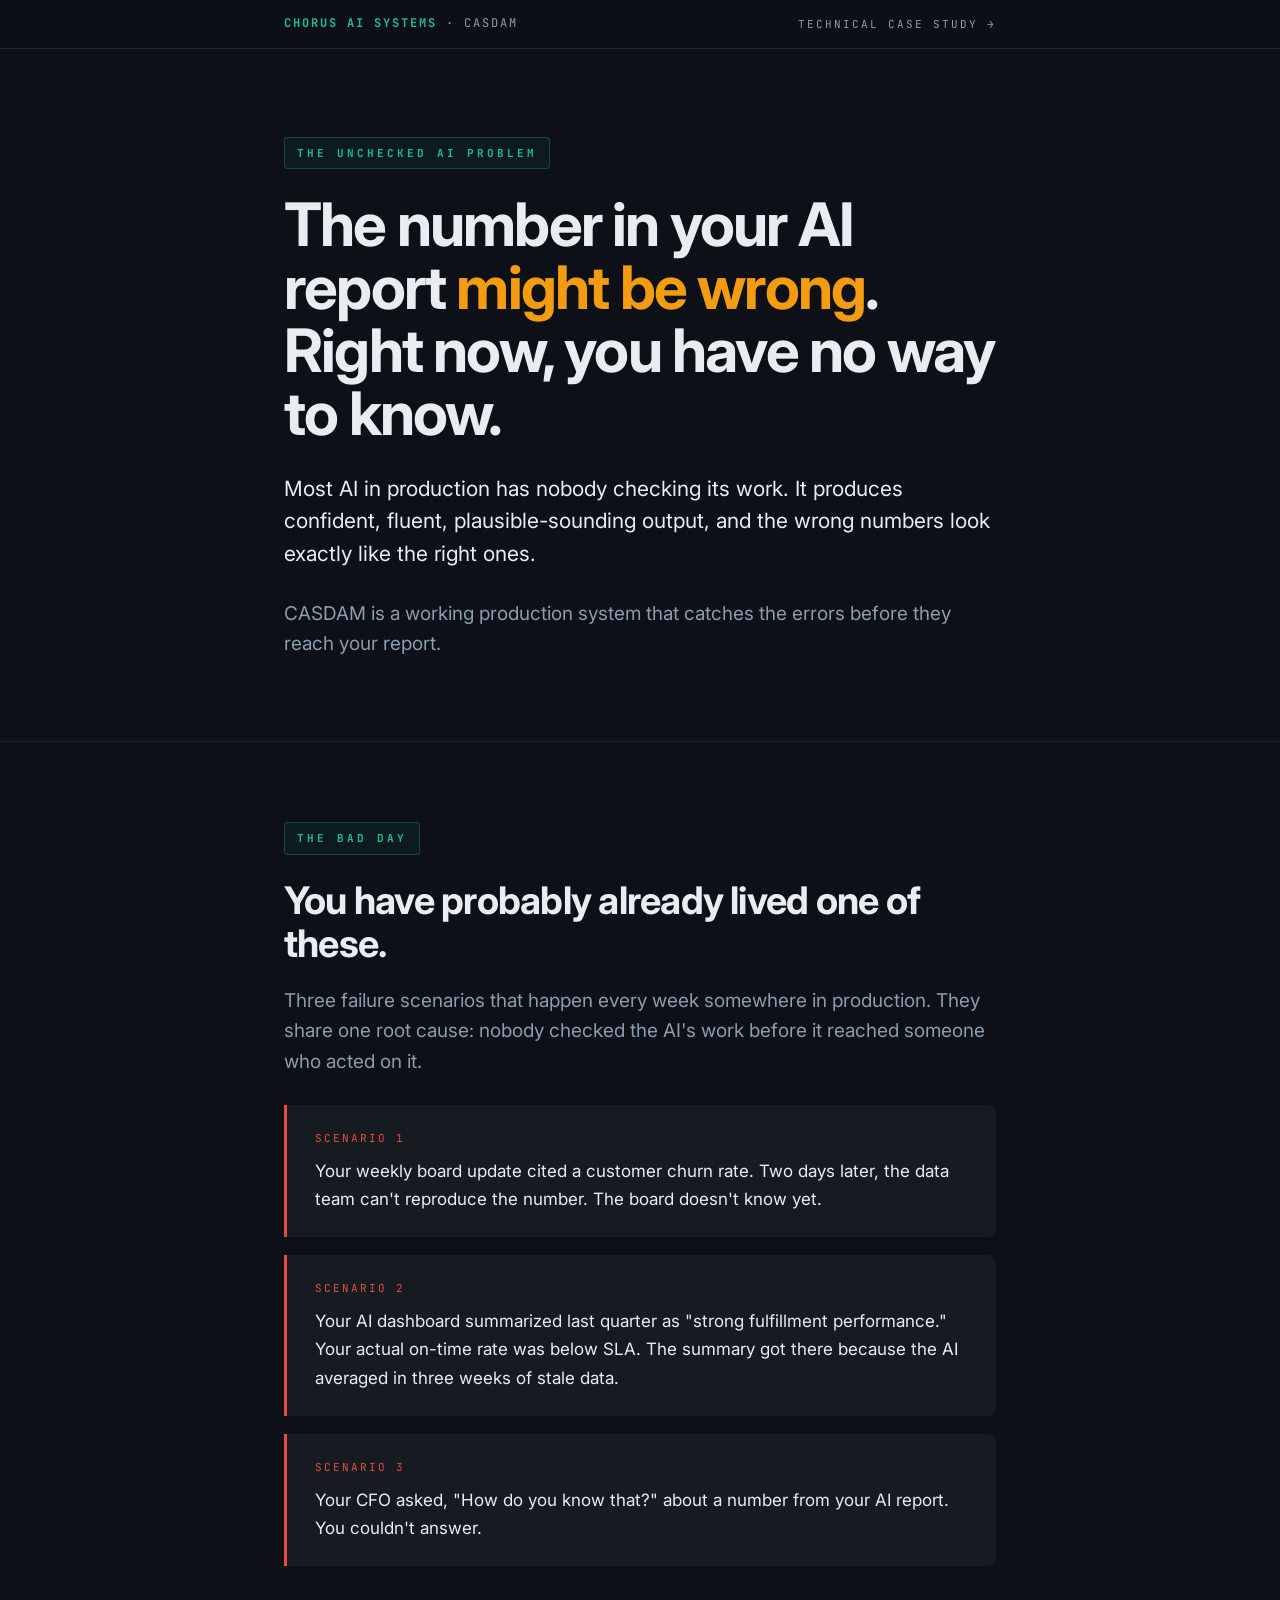
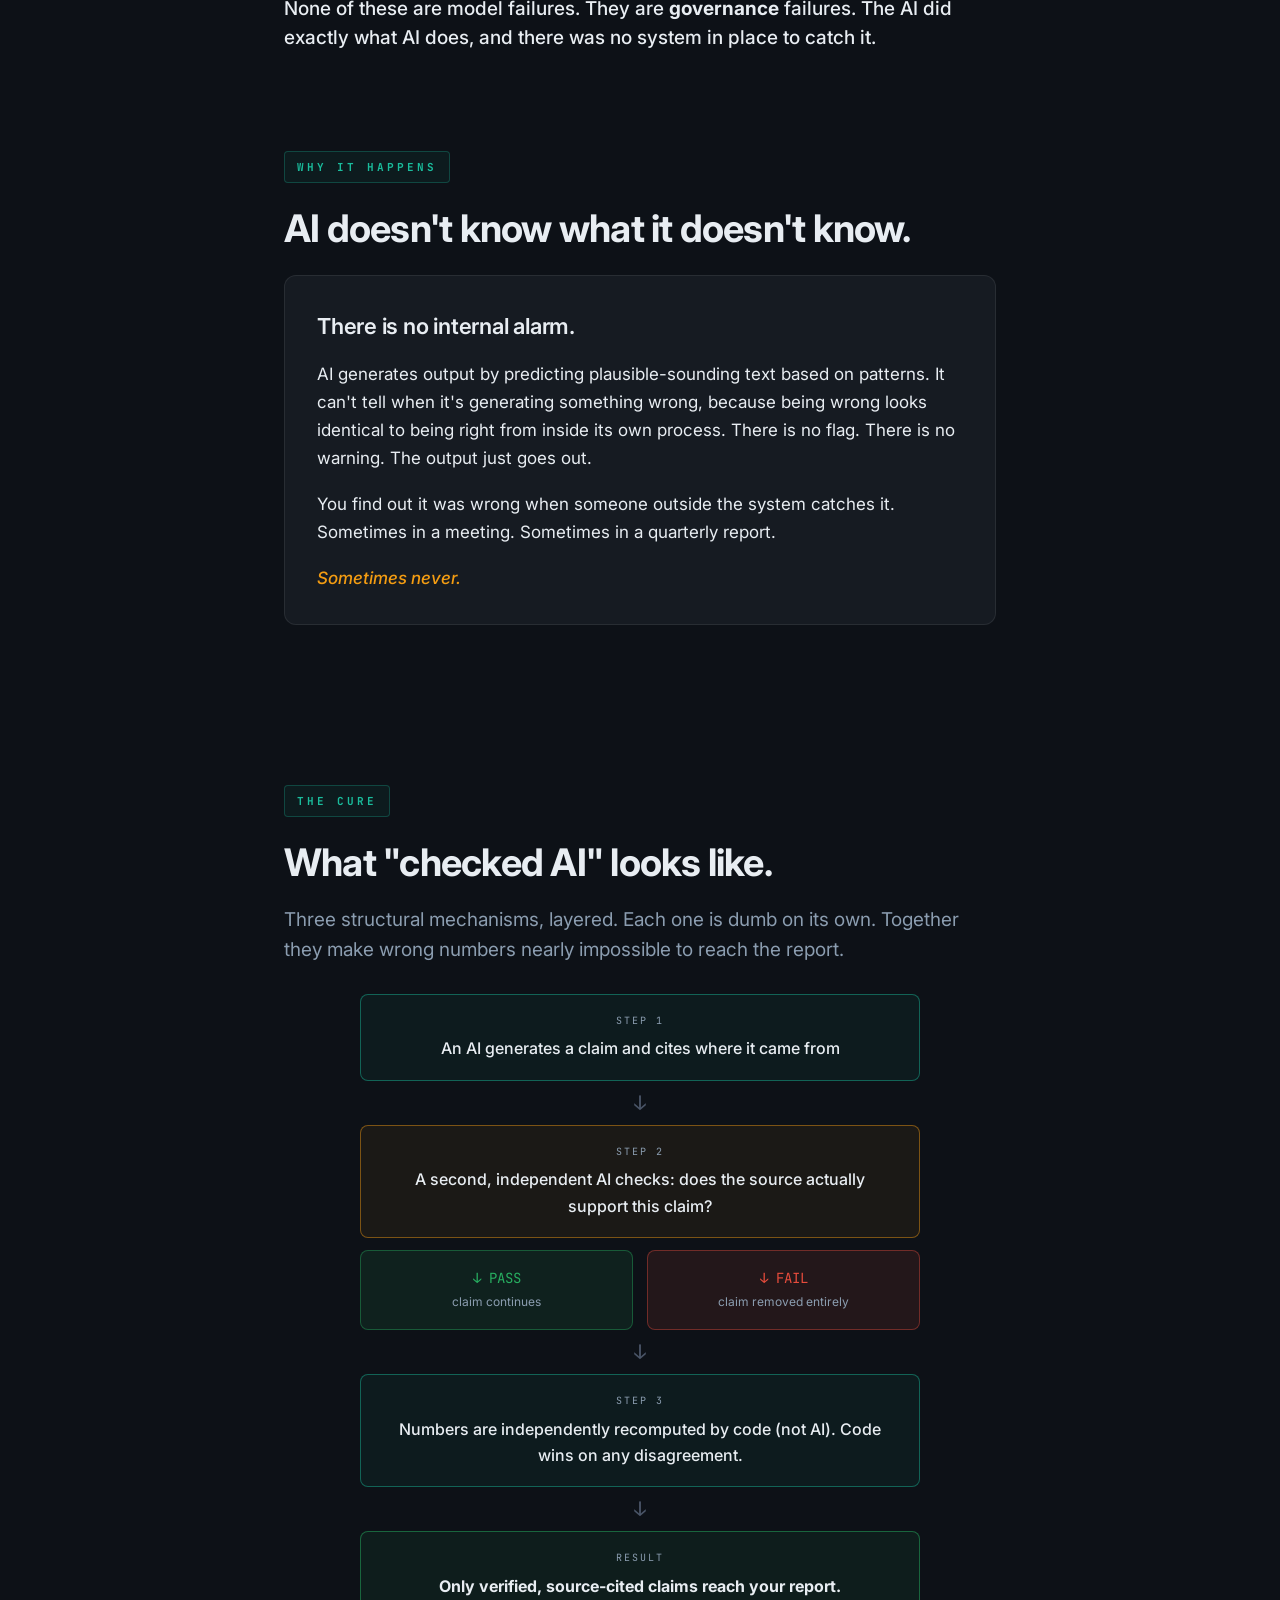
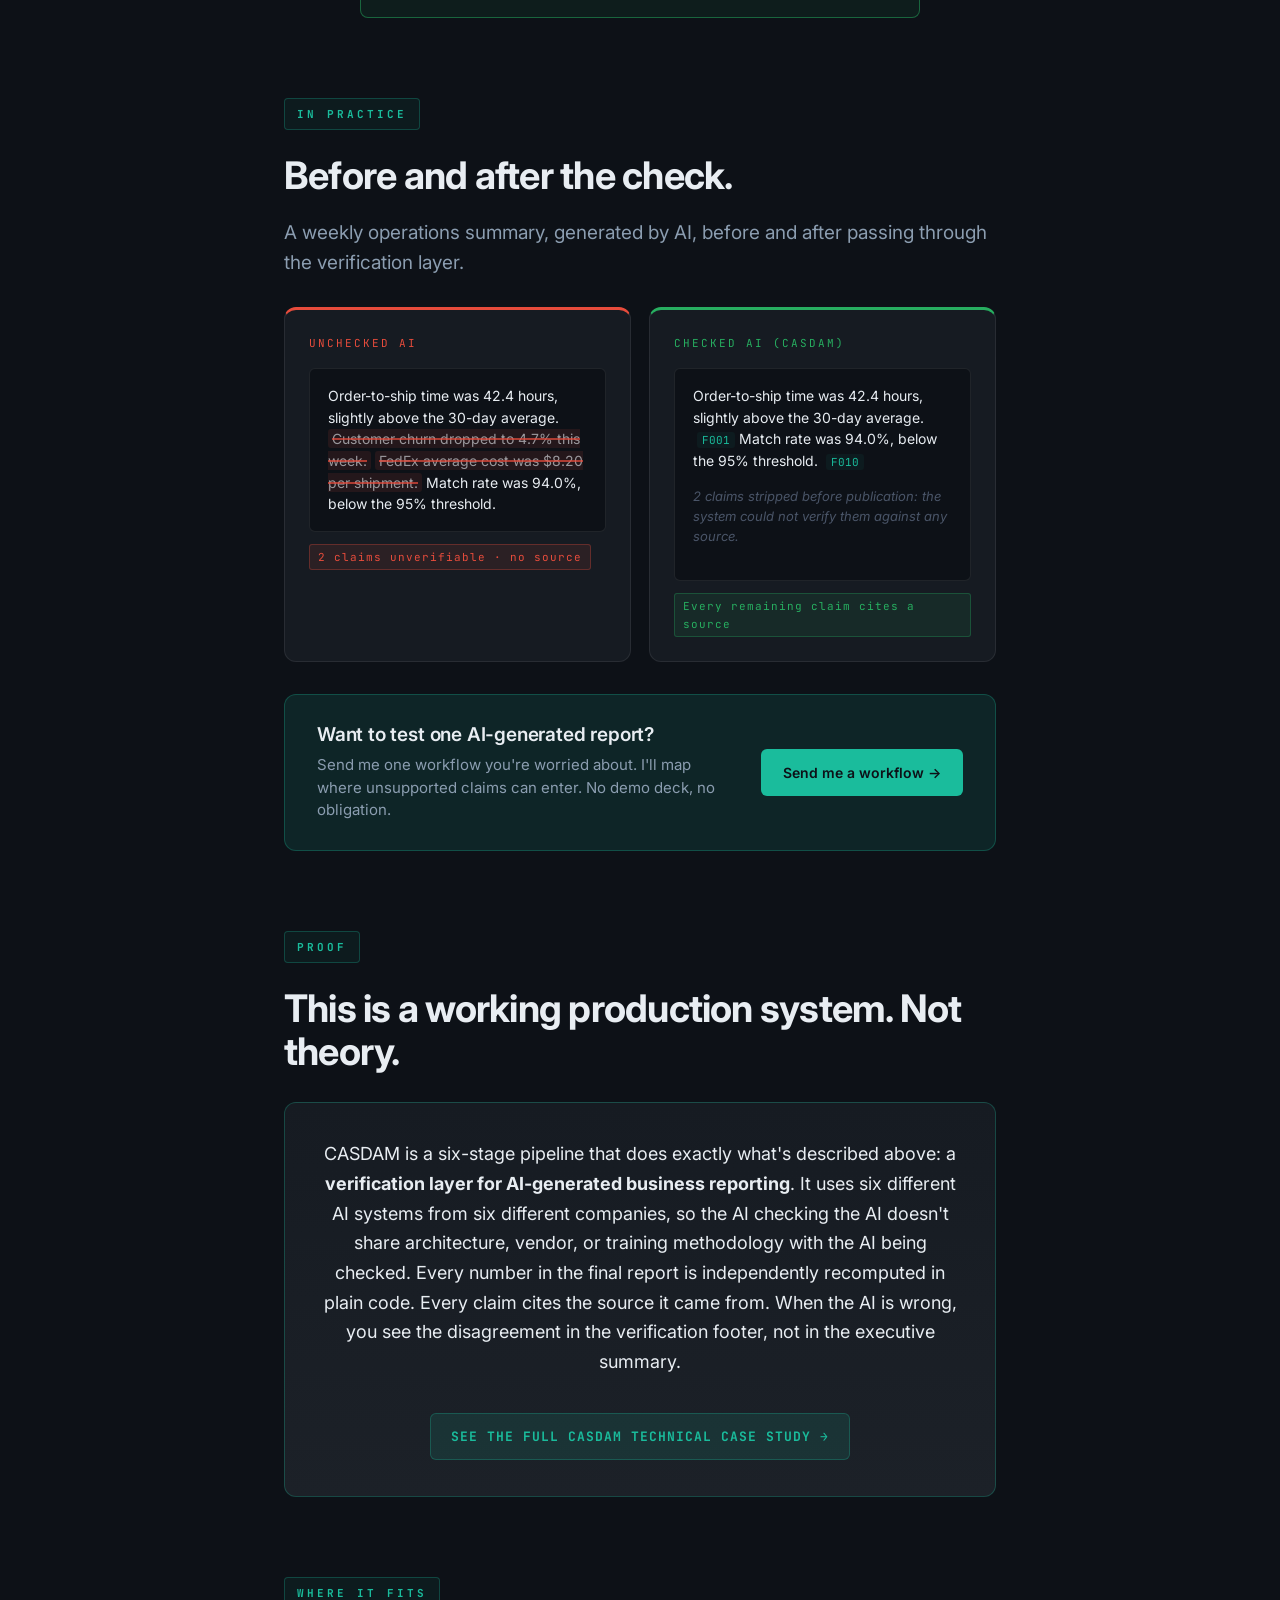
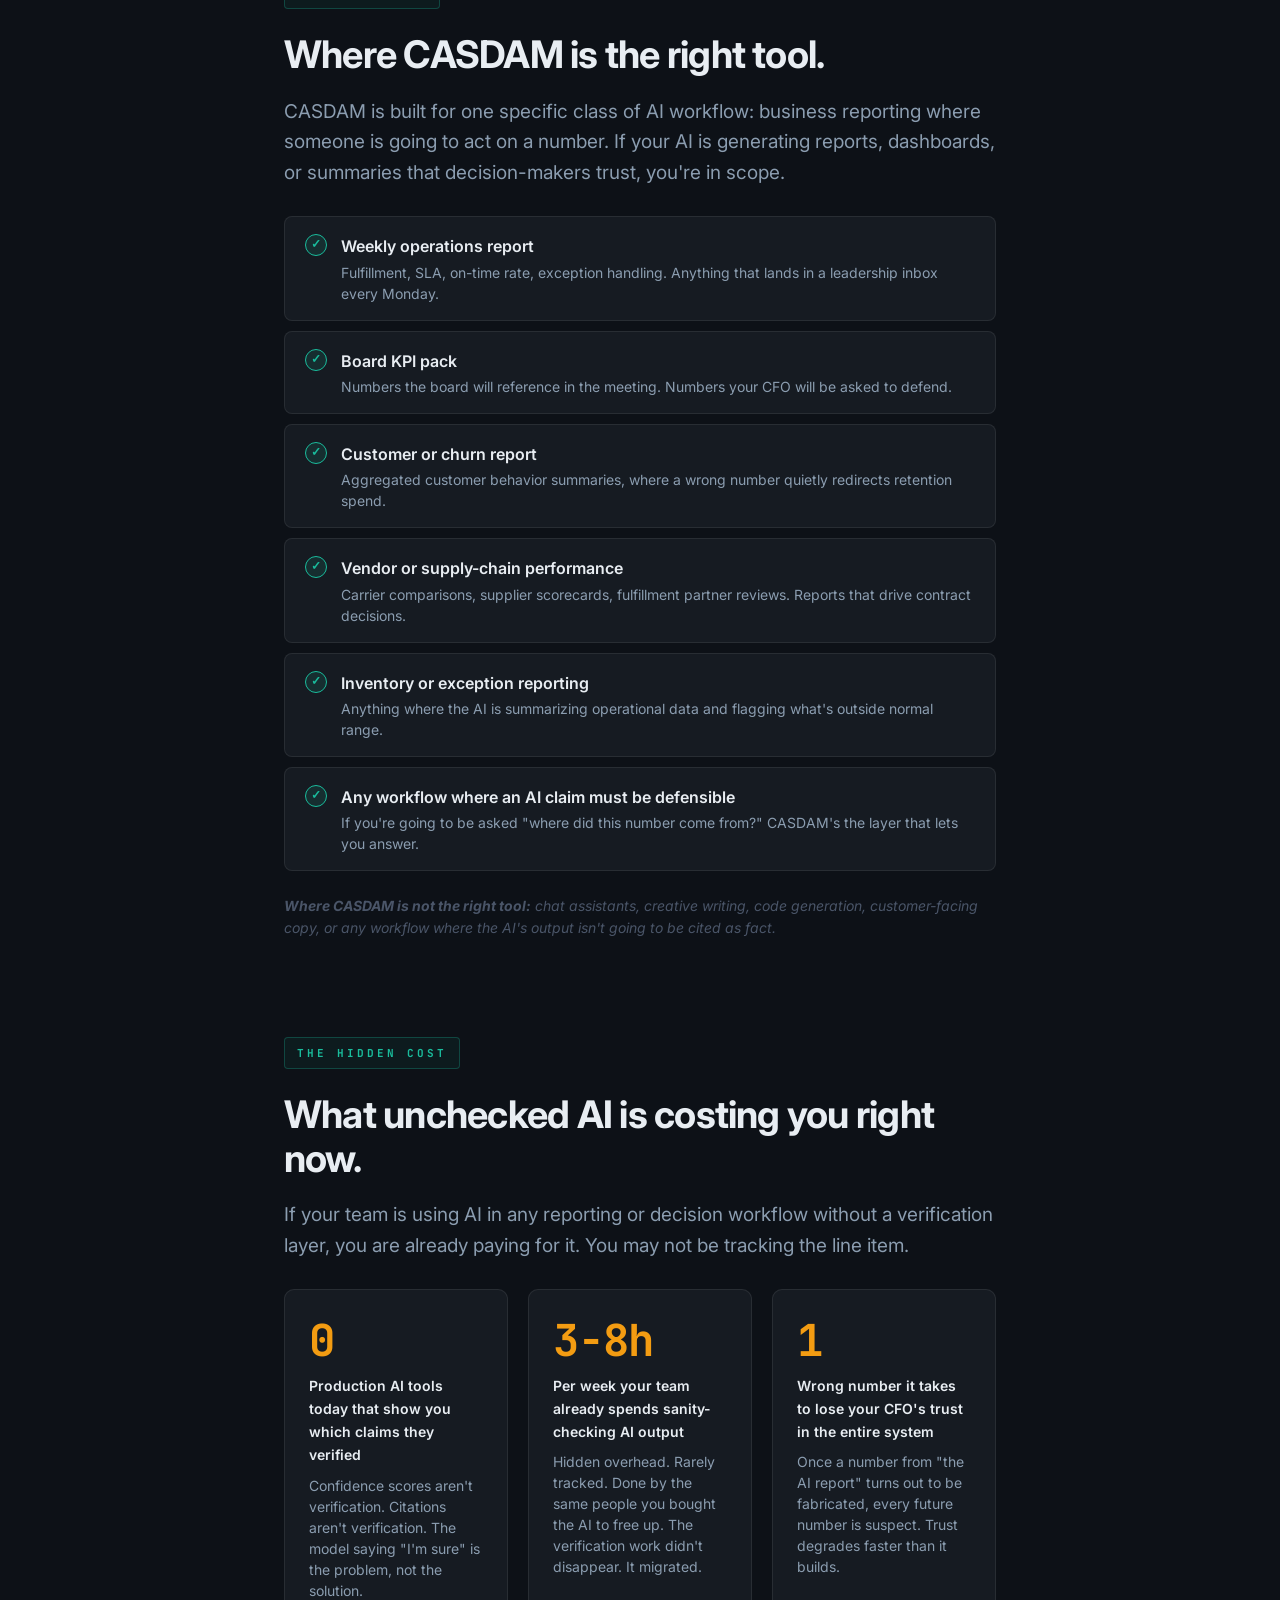
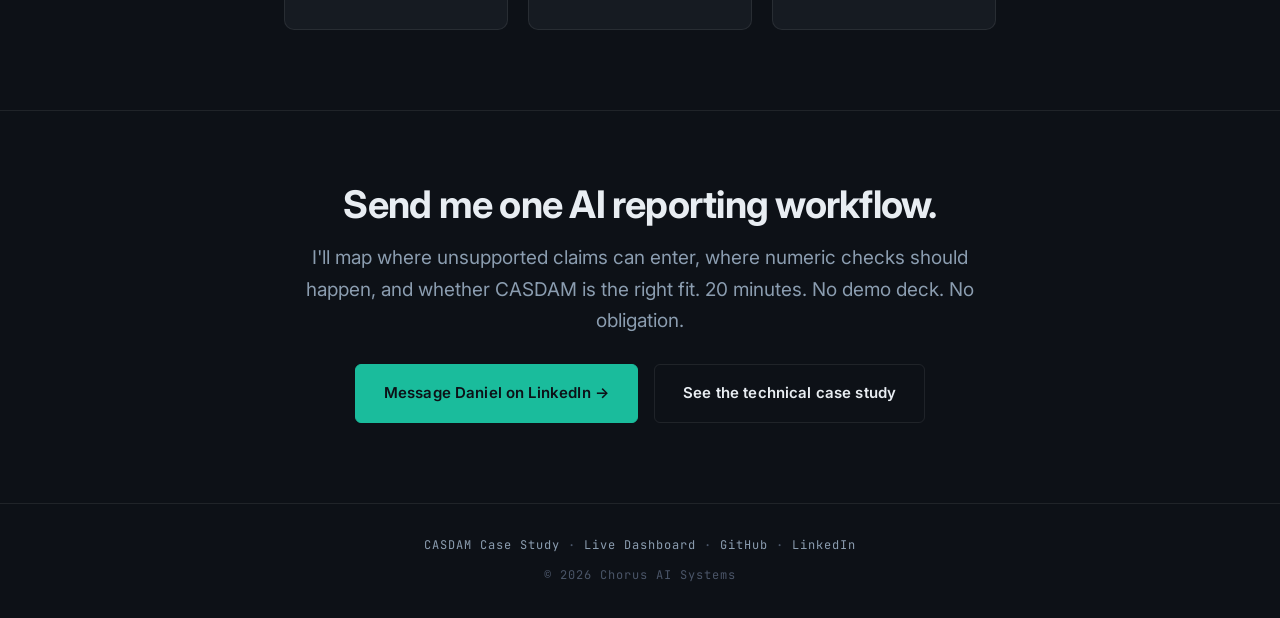
<file: docs/unchecked-ai/index.html>
<!DOCTYPE html>
<html lang="en">
<head>
<meta charset="UTF-8">
<meta name="viewport" content="width=device-width, initial-scale=1.0">
<title>Unchecked AI: Your AI report might be wrong. You have no way to know.</title>
<meta name="description" content="Most AI in production has nobody checking its work. Unchecked AI produces confident, plausible numbers that nobody verified. Here's what 'checked AI' looks like, and why your business needs it.">

<!-- Social / Open Graph -->
<meta property="og:type"        content="article">
<meta property="og:title"       content="Unchecked AI: Your AI report might be wrong. You have no way to know.">
<meta property="og:description" content="Most AI in production has nobody checking its work. Here's what 'checked AI' looks like, and why your business needs it.">
<meta property="og:url"         content="https://danielwipert.github.io/cas.dam/unchecked-ai/">
<meta name="twitter:card"       content="summary_large_image">

<link rel="canonical" href="https://danielwipert.github.io/cas.dam/unchecked-ai/">

<!-- Fonts (match parent case study) -->
<link rel="preconnect" href="https://fonts.googleapis.com">
<link rel="preconnect" href="https://fonts.gstatic.com" crossorigin>
<link href="https://fonts.googleapis.com/css2?family=Inter:wght@300;400;500;600;700;800&family=JetBrains+Mono:wght@400;700&display=swap" rel="stylesheet">

<style>
/* ── Design tokens (match parent case study) ──────────────────── */
:root {
  --bg:          #0D1117;
  --bg-2:        #161B22;
  --bg-3:        #1C2128;
  --teal:        #1ABC9C;
  --teal-dk:     #17A589;
  --teal-glow:   rgba(26,188,156,0.12);
  --teal-subtle: rgba(26,188,156,0.06);
  --teal-border: rgba(26,188,156,0.28);
  --amber:       #F39C12;
  --red:         #E74C3C;
  --green:       #27AE60;
  --text:        #E8EDF2;
  --text-2:      #8B9DB0;
  --text-3:      #4A5568;
  --border:      rgba(255,255,255,0.08);
  --sans:        'Inter', -apple-system, BlinkMacSystemFont, 'Segoe UI', sans-serif;
  --mono:        'JetBrains Mono', 'Fira Code', 'Consolas', monospace;
}

/* ── Reset ────────────────────────────────────────────────────── */
*, *::before, *::after { box-sizing: border-box; margin: 0; padding: 0; }
html { scroll-behavior: smooth; }
body {
  font-family: var(--sans);
  font-size: 17px;
  line-height: 1.65;
  color: var(--text);
  background: var(--bg);
  -webkit-font-smoothing: antialiased;
  -moz-osx-font-smoothing: grayscale;
}
a { color: var(--teal); text-decoration: none; transition: color 0.2s; }
a:hover { color: var(--teal-dk); }

/* ── Layout ───────────────────────────────────────────────────── */
.container { max-width: 760px; margin: 0 auto; padding: 0 24px; }
section { padding: 56px 0; }
@media (min-width: 768px) { section { padding: 80px 0; } }

/* ── Top bar ──────────────────────────────────────────────────── */
.topbar {
  position: sticky; top: 0; z-index: 50;
  background: rgba(13,17,23,0.85);
  backdrop-filter: blur(12px);
  border-bottom: 1px solid var(--border);
}
.topbar-inner {
  max-width: 760px; margin: 0 auto; padding: 14px 24px;
  display: flex; justify-content: space-between; align-items: center;
}
.brand-link {
  font-family: var(--mono); font-size: 12px; letter-spacing: 2px;
  color: var(--text-2); text-transform: uppercase;
}
.brand-link:hover { color: var(--text); }
.brand-link strong { color: var(--teal); font-weight: 700; }
.topbar-cta {
  font-family: var(--mono); font-size: 11px; letter-spacing: 2px;
  color: var(--text-2); text-transform: uppercase;
}

/* ── Typography ───────────────────────────────────────────────── */
h1 {
  font-size: clamp(34px, 5.5vw, 60px);
  font-weight: 700;
  letter-spacing: -0.03em;
  line-height: 1.05;
  margin-bottom: 28px;
}
h2 {
  font-size: clamp(26px, 4vw, 38px);
  font-weight: 700;
  letter-spacing: -0.02em;
  line-height: 1.15;
  margin-bottom: 20px;
}
h3 {
  font-size: 20px; font-weight: 600;
  letter-spacing: -0.01em; line-height: 1.3;
  margin-bottom: 12px;
}
p { margin-bottom: 18px; color: var(--text); }
.lede { font-size: 21px; line-height: 1.55; color: var(--text); margin-bottom: 28px; }
.lede-2 { font-size: 19px; line-height: 1.6; color: var(--text-2); }

.eyebrow {
  display: inline-block;
  font-family: var(--mono);
  font-size: 11px;
  font-weight: 700;
  letter-spacing: 3px;
  text-transform: uppercase;
  color: var(--teal);
  margin-bottom: 24px;
  padding: 6px 12px;
  background: var(--teal-subtle);
  border: 1px solid var(--teal-border);
  border-radius: 4px;
}

/* ── Hero ─────────────────────────────────────────────────────── */
.hero {
  padding-top: 64px;
  padding-bottom: 44px;
  border-bottom: 1px solid var(--border);
}
@media (min-width: 768px) { .hero { padding-top: 88px; padding-bottom: 64px; } }

.hero h1 .accent { color: var(--amber); }

/* ── Bad-day cards ────────────────────────────────────────────── */
.bad-day-grid {
  display: grid;
  gap: 18px;
  margin-top: 28px;
}
.bad-day-card {
  background: var(--bg-2);
  border-left: 3px solid var(--red);
  border-radius: 0 8px 8px 0;
  padding: 24px 28px;
}
.bad-day-card .label {
  font-family: var(--mono);
  font-size: 11px;
  letter-spacing: 2px;
  text-transform: uppercase;
  color: var(--red);
  margin-bottom: 10px;
  display: block;
}
.bad-day-card p { margin-bottom: 0; color: var(--text); font-size: 17px; }
.bad-day-closer {
  margin-top: 28px;
  font-size: 19px;
  line-height: 1.55;
  color: var(--text);
  font-weight: 500;
}

/* ── Why this happens ─────────────────────────────────────────── */
.why-block {
  background: var(--bg-2);
  border: 1px solid var(--border);
  border-radius: 12px;
  padding: 32px 32px;
  margin-top: 24px;
}
.why-block .why-headline {
  font-family: var(--sans);
  font-size: 22px;
  font-weight: 600;
  color: var(--text);
  margin-bottom: 16px;
  letter-spacing: -0.01em;
}
.why-block p:last-child { margin-bottom: 0; }
.why-block .punch {
  display: block;
  margin-top: 18px;
  font-style: italic;
  color: var(--amber);
  font-weight: 500;
}

/* ── The pattern (flow diagram) ───────────────────────────────── */
.flow {
  margin-top: 28px;
  display: flex;
  flex-direction: column;
  align-items: center;
  gap: 12px;
}
.flow-step {
  width: 100%;
  max-width: 560px;
  background: var(--bg-2);
  border: 1px solid var(--border);
  border-radius: 8px;
  padding: 18px 24px;
  text-align: center;
  position: relative;
}
.flow-step.gen   { border-color: rgba(26,188,156,0.45); background: var(--teal-subtle); }
.flow-step.check { border-color: rgba(243,156,18,0.45); background: rgba(243,156,18,0.06); }
.flow-step.recompute { border-color: rgba(26,188,156,0.45); background: var(--teal-subtle); }
.flow-step.deliver { border-color: rgba(39,174,96,0.5);   background: rgba(39,174,96,0.08); }

.flow-step .step-label {
  display: block;
  font-family: var(--mono);
  font-size: 10px;
  letter-spacing: 2px;
  text-transform: uppercase;
  color: var(--text-2);
  margin-bottom: 6px;
}
.flow-step .step-body { font-size: 16px; color: var(--text); font-weight: 500; }
.flow-arrow {
  font-family: var(--mono); font-size: 20px; color: var(--text-3);
  line-height: 1;
}
.flow-split {
  width: 100%; max-width: 560px;
  display: grid; grid-template-columns: 1fr 1fr; gap: 14px;
}
.flow-branch {
  border-radius: 8px;
  padding: 16px 18px;
  text-align: center;
  font-size: 14px;
  font-family: var(--mono);
}
.flow-branch.pass { background: rgba(39,174,96,0.1);  border: 1px solid rgba(39,174,96,0.4);  color: var(--green); }
.flow-branch.fail { background: rgba(231,76,60,0.1);  border: 1px solid rgba(231,76,60,0.4);  color: var(--red); }

/* ── Before / After ───────────────────────────────────────────── */
.ba-grid {
  display: grid; gap: 18px; margin-top: 28px;
}
@media (min-width: 768px) { .ba-grid { grid-template-columns: 1fr 1fr; } }
.ba-col {
  background: var(--bg-2);
  border-radius: 12px;
  padding: 24px;
  border: 1px solid var(--border);
}
.ba-col.before { border-top: 3px solid var(--red); }
.ba-col.after  { border-top: 3px solid var(--green); }
.ba-head {
  font-family: var(--mono);
  font-size: 11px; letter-spacing: 2px;
  text-transform: uppercase;
  margin-bottom: 16px;
}
.ba-col.before .ba-head { color: var(--red); }
.ba-col.after  .ba-head { color: var(--green); }
.ba-snippet {
  background: var(--bg);
  border-radius: 6px;
  padding: 16px 18px;
  font-size: 14px;
  line-height: 1.55;
  color: var(--text-2);
  border: 1px solid var(--border);
}
.ba-snippet .claim       { color: var(--text); }
.ba-snippet .claim.bad {
  text-decoration: line-through;
  text-decoration-color: rgba(231,76,60,0.7);
  text-decoration-thickness: 2px;
  background: rgba(231,76,60,0.1);
  padding: 1px 4px;
  border-radius: 3px;
  color: rgba(232,237,242,0.6);
}
.ba-snippet .src {
  font-family: var(--mono);
  font-size: 11px;
  color: var(--teal);
  background: var(--teal-subtle);
  padding: 1px 5px;
  border-radius: 3px;
  margin-left: 4px;
}
.ba-tag {
  display: inline-block;
  margin-top: 12px;
  font-family: var(--mono);
  font-size: 11px;
  letter-spacing: 1px;
  padding: 3px 8px;
  border-radius: 3px;
}
.ba-tag.removed { color: var(--red); background: rgba(231,76,60,0.1); border: 1px solid rgba(231,76,60,0.3); }
.ba-tag.passed  { color: var(--green); background: rgba(39,174,96,0.1); border: 1px solid rgba(39,174,96,0.3); }

/* ── Proof block ──────────────────────────────────────────────── */
.proof {
  background: linear-gradient(180deg, var(--bg-2) 0%, var(--bg-3) 100%);
  border: 1px solid var(--teal-border);
  border-radius: 12px;
  padding: 36px 36px;
  margin-top: 28px;
  text-align: center;
}
.proof p { font-size: 18px; }
.proof .casdam-link {
  display: inline-flex; align-items: center; gap: 8px;
  margin-top: 18px;
  font-family: var(--mono); font-size: 13px;
  letter-spacing: 1px; text-transform: uppercase;
  font-weight: 700;
  padding: 12px 20px;
  background: var(--teal-glow);
  border: 1px solid var(--teal-border);
  border-radius: 6px;
}
.proof .casdam-link:hover { background: var(--teal); color: var(--bg); }

/* ── Cost stats ───────────────────────────────────────────────── */
.cost-grid {
  display: grid; gap: 20px; margin-top: 28px;
}
@media (min-width: 768px) { .cost-grid { grid-template-columns: repeat(3, 1fr); } }
.cost-card {
  background: var(--bg-2);
  border: 1px solid var(--border);
  border-radius: 10px;
  padding: 28px 24px;
  text-align: left;
}
.cost-num {
  font-family: var(--mono);
  font-size: 44px;
  font-weight: 700;
  color: var(--amber);
  line-height: 1;
  letter-spacing: -0.02em;
  margin-bottom: 12px;
  font-variant-numeric: tabular-nums;
}
.cost-label {
  font-size: 14px;
  color: var(--text);
  font-weight: 600;
  margin-bottom: 8px;
}
.cost-desc { font-size: 14px; color: var(--text-2); line-height: 1.5; }

/* ── Mid-page CTA banner ─────────────────────────────────────── */
.midcta {
  background: var(--teal-glow);
  border: 1px solid var(--teal-border);
  border-radius: 12px;
  padding: 28px 32px;
  margin-top: 32px;
  display: flex;
  flex-direction: column;
  align-items: flex-start;
  gap: 16px;
}
@media (min-width: 768px) {
  .midcta { flex-direction: row; align-items: center; gap: 28px; }
}
.midcta-text { flex: 1; }
.midcta .midcta-headline {
  font-size: 19px;
  font-weight: 600;
  color: var(--text);
  letter-spacing: -0.01em;
  margin-bottom: 6px;
  line-height: 1.3;
}
.midcta .midcta-sub { font-size: 15px; color: var(--text-2); line-height: 1.5; margin: 0; }
.midcta .midcta-btn {
  display: inline-flex; align-items: center; gap: 8px;
  background: var(--teal);
  color: var(--bg);
  font-family: var(--sans);
  font-size: 14px;
  font-weight: 600;
  padding: 12px 22px;
  border-radius: 6px;
  white-space: nowrap;
  flex-shrink: 0;
}
.midcta .midcta-btn:hover { background: var(--teal-dk); color: var(--bg); }

/* ── Where CASDAM fits ───────────────────────────────────────── */
.where-list {
  margin-top: 28px;
  display: grid;
  gap: 10px;
}
.where-item {
  display: flex;
  align-items: flex-start;
  gap: 14px;
  padding: 16px 20px;
  background: var(--bg-2);
  border: 1px solid var(--border);
  border-radius: 8px;
  transition: border-color 0.2s;
}
.where-item:hover { border-color: var(--teal-border); }
.where-check {
  flex-shrink: 0;
  width: 22px;
  height: 22px;
  border-radius: 50%;
  background: var(--teal-glow);
  border: 1.5px solid var(--teal);
  color: var(--teal);
  display: inline-flex;
  align-items: center;
  justify-content: center;
  font-size: 12px;
  font-weight: 700;
  font-family: var(--mono);
  margin-top: 1px;
}
.where-item-body { flex: 1; }
.where-item-title { font-size: 16px; font-weight: 600; color: var(--text); margin-bottom: 2px; }
.where-item-desc  { font-size: 14px; color: var(--text-2); line-height: 1.5; }
.where-not {
  margin-top: 24px;
  font-size: 14px;
  color: var(--text-3);
  font-style: italic;
  line-height: 1.55;
}

/* ── CTA ──────────────────────────────────────────────────────── */
.cta {
  text-align: center;
  padding: 72px 0 80px;
  border-top: 1px solid var(--border);
}
.cta h2 { margin-bottom: 16px; }
.cta .sub { color: var(--text-2); font-size: 19px; margin-bottom: 28px; }
.cta-buttons { display: flex; justify-content: center; gap: 16px; flex-wrap: wrap; }
.btn {
  display: inline-flex; align-items: center; gap: 10px;
  padding: 16px 28px;
  font-family: var(--sans);
  font-size: 15px; font-weight: 600;
  letter-spacing: 0.01em;
  border-radius: 6px;
  border: 1px solid transparent;
  transition: all 0.2s;
}
.btn-primary {
  background: var(--teal);
  color: var(--bg);
  border-color: var(--teal);
}
.btn-primary:hover { background: var(--teal-dk); color: var(--bg); border-color: var(--teal-dk); }
.btn-outline {
  background: transparent;
  color: var(--text);
  border-color: var(--border);
}
.btn-outline:hover { border-color: var(--teal); color: var(--teal); }

/* ── Footer ───────────────────────────────────────────────────── */
footer {
  border-top: 1px solid var(--border);
  padding: 32px 0;
  text-align: center;
}
footer .container { max-width: 760px; }
footer p {
  font-family: var(--mono); font-size: 12px;
  color: var(--text-3); letter-spacing: 1px;
  margin-bottom: 0;
}
footer a { color: var(--text-2); }
footer a:hover { color: var(--teal); }
</style>
</head>
<body>

<!-- ── Top bar ─────────────────────────────────────────────────── -->
<div class="topbar">
  <div class="topbar-inner">
    <a class="brand-link" href="../">
      <strong>Chorus AI Systems</strong> · CASDAM
    </a>
    <a class="topbar-cta" href="../">Technical case study →</a>
  </div>
</div>

<!-- ── Hero ────────────────────────────────────────────────────── -->
<section class="hero">
  <div class="container">
    <span class="eyebrow">The Unchecked AI Problem</span>
    <h1>The number in your AI report <span class="accent">might be wrong</span>. Right now, you have no way to know.</h1>
    <p class="lede">Most AI in production has nobody checking its work. It produces confident, fluent, plausible-sounding output, and the wrong numbers look exactly like the right ones.</p>
    <p class="lede-2">CASDAM is a working production system that catches the errors before they reach your report.</p>
  </div>
</section>

<!-- ── The bad day ─────────────────────────────────────────────── -->
<section>
  <div class="container">
    <span class="eyebrow">The Bad Day</span>
    <h2>You have probably already lived one of these.</h2>
    <p class="lede-2">Three failure scenarios that happen every week somewhere in production. They share one root cause: nobody checked the AI's work before it reached someone who acted on it.</p>

    <div class="bad-day-grid">
      <div class="bad-day-card">
        <span class="label">Scenario 1</span>
        <p>Your weekly board update cited a customer churn rate. Two days later, the data team can't reproduce the number. The board doesn't know yet.</p>
      </div>
      <div class="bad-day-card">
        <span class="label">Scenario 2</span>
        <p>Your AI dashboard summarized last quarter as "strong fulfillment performance." Your actual on-time rate was below SLA. The summary got there because the AI averaged in three weeks of stale data.</p>
      </div>
      <div class="bad-day-card">
        <span class="label">Scenario 3</span>
        <p>Your CFO asked, "How do you know that?" about a number from your AI report. You couldn't answer.</p>
      </div>
    </div>

    <p class="bad-day-closer">None of these are model failures. They are <strong>governance</strong> failures. The AI did exactly what AI does, and there was no system in place to catch it.</p>
  </div>
</section>

<!-- ── Why this happens ────────────────────────────────────────── -->
<section style="padding-top: 0;">
  <div class="container">
    <span class="eyebrow">Why It Happens</span>
    <h2>AI doesn't know what it doesn't know.</h2>

    <div class="why-block">
      <div class="why-headline">There is no internal alarm.</div>
      <p>AI generates output by predicting plausible-sounding text based on patterns. It can't tell when it's generating something wrong, because being wrong looks identical to being right from inside its own process. There is no flag. There is no warning. The output just goes out.</p>
      <p>You find out it was wrong when someone outside the system catches it. Sometimes in a meeting. Sometimes in a quarterly report. <span class="punch">Sometimes never.</span></p>
    </div>
  </div>
</section>

<!-- ── The pattern ─────────────────────────────────────────────── -->
<section>
  <div class="container">
    <span class="eyebrow">The Cure</span>
    <h2>What "checked AI" looks like.</h2>
    <p class="lede-2">Three structural mechanisms, layered. Each one is dumb on its own. Together they make wrong numbers nearly impossible to reach the report.</p>

    <div class="flow">
      <div class="flow-step gen">
        <span class="step-label">Step 1</span>
        <div class="step-body">An AI generates a claim and cites where it came from</div>
      </div>
      <div class="flow-arrow">↓</div>

      <div class="flow-step check">
        <span class="step-label">Step 2</span>
        <div class="step-body">A second, independent AI checks: does the source actually support this claim?</div>
      </div>
      <div class="flow-split">
        <div class="flow-branch pass">↓ PASS<br><span style="color:var(--text-2);font-family:var(--sans);font-size:12px">claim continues</span></div>
        <div class="flow-branch fail">↓ FAIL<br><span style="color:var(--text-2);font-family:var(--sans);font-size:12px">claim removed entirely</span></div>
      </div>

      <div class="flow-arrow">↓</div>
      <div class="flow-step recompute">
        <span class="step-label">Step 3</span>
        <div class="step-body">Numbers are independently recomputed by code (not AI). Code wins on any disagreement.</div>
      </div>
      <div class="flow-arrow">↓</div>

      <div class="flow-step deliver">
        <span class="step-label">Result</span>
        <div class="step-body"><strong>Only verified, source-cited claims reach your report.</strong></div>
      </div>
    </div>
  </div>
</section>

<!-- ── Before / After ──────────────────────────────────────────── -->
<section style="padding-top: 0;">
  <div class="container">
    <span class="eyebrow">In Practice</span>
    <h2>Before and after the check.</h2>
    <p class="lede-2">A weekly operations summary, generated by AI, before and after passing through the verification layer.</p>

    <div class="ba-grid">
      <div class="ba-col before">
        <div class="ba-head">Unchecked AI</div>
        <div class="ba-snippet">
          <span class="claim">Order-to-ship time was 42.4 hours, slightly above the 30-day average.</span>
          <span class="claim bad">Customer churn dropped to 4.7% this week.</span>
          <span class="claim bad">FedEx average cost was $8.20 per shipment.</span>
          <span class="claim">Match rate was 94.0%, below the 95% threshold.</span>
        </div>
        <span class="ba-tag removed">2 claims unverifiable · no source</span>
      </div>

      <div class="ba-col after">
        <div class="ba-head">Checked AI (CASDAM)</div>
        <div class="ba-snippet">
          <span class="claim">Order-to-ship time was 42.4 hours, slightly above the 30-day average. <span class="src">F001</span></span>
          <span class="claim">Match rate was 94.0%, below the 95% threshold. <span class="src">F010</span></span>
          <p style="margin-top:14px;font-style:italic;color:var(--text-3);font-size:13px">2 claims stripped before publication: the system could not verify them against any source.</p>
        </div>
        <span class="ba-tag passed">Every remaining claim cites a source</span>
      </div>
    </div>

    <!-- Mid-page CTA -->
    <div class="midcta">
      <div class="midcta-text">
        <div class="midcta-headline">Want to test one AI-generated report?</div>
        <p class="midcta-sub">Send me one workflow you're worried about. I'll map where unsupported claims can enter. No demo deck, no obligation.</p>
      </div>
      <a class="midcta-btn" href="https://www.linkedin.com/in/daniel-wipert/" target="_blank" rel="noopener">
        Send me a workflow →
      </a>
    </div>
  </div>
</section>

<!-- ── Proof point ─────────────────────────────────────────────── -->
<section style="padding-top: 0;">
  <div class="container">
    <span class="eyebrow">Proof</span>
    <h2>This is a working production system. Not theory.</h2>

    <div class="proof">
      <p>CASDAM is a six-stage pipeline that does exactly what's described above: a <strong>verification layer for AI-generated business reporting</strong>. It uses six different AI systems from six different companies, so the AI checking the AI doesn't share architecture, vendor, or training methodology with the AI being checked. Every number in the final report is independently recomputed in plain code. Every claim cites the source it came from. When the AI is wrong, you see the disagreement in the verification footer, not in the executive summary.</p>
      <a href="../" class="casdam-link">See the full CASDAM technical case study →</a>
    </div>
  </div>
</section>

<!-- ── Where CASDAM fits ───────────────────────────────────────── -->
<section style="padding-top: 0;">
  <div class="container">
    <span class="eyebrow">Where It Fits</span>
    <h2>Where CASDAM is the right tool.</h2>
    <p class="lede-2">CASDAM is built for one specific class of AI workflow: business reporting where someone is going to act on a number. If your AI is generating reports, dashboards, or summaries that decision-makers trust, you're in scope.</p>

    <div class="where-list">
      <div class="where-item">
        <span class="where-check">✓</span>
        <div class="where-item-body">
          <div class="where-item-title">Weekly operations report</div>
          <div class="where-item-desc">Fulfillment, SLA, on-time rate, exception handling. Anything that lands in a leadership inbox every Monday.</div>
        </div>
      </div>

      <div class="where-item">
        <span class="where-check">✓</span>
        <div class="where-item-body">
          <div class="where-item-title">Board KPI pack</div>
          <div class="where-item-desc">Numbers the board will reference in the meeting. Numbers your CFO will be asked to defend.</div>
        </div>
      </div>

      <div class="where-item">
        <span class="where-check">✓</span>
        <div class="where-item-body">
          <div class="where-item-title">Customer or churn report</div>
          <div class="where-item-desc">Aggregated customer behavior summaries, where a wrong number quietly redirects retention spend.</div>
        </div>
      </div>

      <div class="where-item">
        <span class="where-check">✓</span>
        <div class="where-item-body">
          <div class="where-item-title">Vendor or supply-chain performance</div>
          <div class="where-item-desc">Carrier comparisons, supplier scorecards, fulfillment partner reviews. Reports that drive contract decisions.</div>
        </div>
      </div>

      <div class="where-item">
        <span class="where-check">✓</span>
        <div class="where-item-body">
          <div class="where-item-title">Inventory or exception reporting</div>
          <div class="where-item-desc">Anything where the AI is summarizing operational data and flagging what's outside normal range.</div>
        </div>
      </div>

      <div class="where-item">
        <span class="where-check">✓</span>
        <div class="where-item-body">
          <div class="where-item-title">Any workflow where an AI claim must be defensible</div>
          <div class="where-item-desc">If you're going to be asked "where did this number come from?" CASDAM's the layer that lets you answer.</div>
        </div>
      </div>
    </div>

    <p class="where-not"><strong>Where CASDAM is not the right tool:</strong> chat assistants, creative writing, code generation, customer-facing copy, or any workflow where the AI's output isn't going to be cited as fact.</p>
  </div>
</section>

<!-- ── Cost of unchecked AI ────────────────────────────────────── -->
<section style="padding-top: 0;">
  <div class="container">
    <span class="eyebrow">The Hidden Cost</span>
    <h2>What unchecked AI is costing you right now.</h2>
    <p class="lede-2">If your team is using AI in any reporting or decision workflow without a verification layer, you are already paying for it. You may not be tracking the line item.</p>

    <div class="cost-grid">
      <div class="cost-card">
        <div class="cost-num">0</div>
        <div class="cost-label">Production AI tools today that show you which claims they verified</div>
        <div class="cost-desc">Confidence scores aren't verification. Citations aren't verification. The model saying "I'm sure" is the problem, not the solution.</div>
      </div>

      <div class="cost-card">
        <div class="cost-num">3-8h</div>
        <div class="cost-label">Per week your team already spends sanity-checking AI output</div>
        <div class="cost-desc">Hidden overhead. Rarely tracked. Done by the same people you bought the AI to free up. The verification work didn't disappear. It migrated.</div>
      </div>

      <div class="cost-card">
        <div class="cost-num">1</div>
        <div class="cost-label">Wrong number it takes to lose your CFO's trust in the entire system</div>
        <div class="cost-desc">Once a number from "the AI report" turns out to be fabricated, every future number is suspect. Trust degrades faster than it builds.</div>
      </div>
    </div>
  </div>
</section>

<!-- ── CTA ─────────────────────────────────────────────────────── -->
<section class="cta">
  <div class="container">
    <h2>Send me one AI reporting workflow.</h2>
    <p class="sub">I'll map where unsupported claims can enter, where numeric checks should happen, and whether CASDAM is the right fit. 20 minutes. No demo deck. No obligation.</p>
    <div class="cta-buttons">
      <a class="btn btn-primary" href="https://www.linkedin.com/in/daniel-wipert/" target="_blank" rel="noopener">
        Message Daniel on LinkedIn →
      </a>
      <a class="btn btn-outline" href="../">
        See the technical case study
      </a>
    </div>
  </div>
</section>

<!-- ── Footer ──────────────────────────────────────────────────── -->
<footer>
  <div class="container">
    <p>
      <a href="../">CASDAM Case Study</a> ·
      <a href="../dashboard/">Live Dashboard</a> ·
      <a href="https://github.com/danielwipert/cas.dam" target="_blank" rel="noopener">GitHub</a> ·
      <a href="https://www.linkedin.com/in/daniel-wipert/" target="_blank" rel="noopener">LinkedIn</a>
    </p>
    <p style="margin-top:10px">© 2026 Chorus AI Systems</p>
  </div>
</footer>

</body>
</html>
</file>
<file: css/style.css>
/* ═══════════════════════════════════════════════════════════════
   CASDAM Case Study — style.css
   Chorus AI Systems
   ═══════════════════════════════════════════════════════════════ */

/* ── 1. Design Tokens ─────────────────────────────────────────── */
:root {
  --bg:          #0D1117;
  --bg-2:        #161B22;
  --bg-3:        #1C2128;
  --teal:        #1ABC9C;
  --teal-dk:     #17A589;
  --teal-glow:   rgba(26,188,156,0.12);
  --teal-subtle: rgba(26,188,156,0.06);
  --teal-border: rgba(26,188,156,0.28);
  --amber:       #F39C12;
  --red:         #E74C3C;
  --green:       #27AE60;
  --text:        #E8EDF2;
  --text-2:      #8B9DB0;
  --text-3:      #4A5568;
  --border:      rgba(255,255,255,0.08);
  --sans:        'Inter', -apple-system, BlinkMacSystemFont, 'Segoe UI', sans-serif;
  --mono:        'JetBrains Mono', 'Fira Code', 'Consolas', monospace;
  --ease:        cubic-bezier(0.4, 0, 0.2, 1);
}

/* ── 2. Reset ─────────────────────────────────────────────────── */
*, *::before, *::after { box-sizing: border-box; margin: 0; padding: 0; }
html { scroll-behavior: smooth; }
body {
  font-family: var(--sans);
  font-size: 16px;
  line-height: 1.65;
  color: var(--text);
  background: var(--bg);
  -webkit-font-smoothing: antialiased;
  -moz-osx-font-smoothing: grayscale;
  overflow-x: hidden;
}
img { display: block; max-width: 100%; }
a { color: var(--teal); text-decoration: none; transition: color 0.2s; }
a:hover { color: var(--teal-dk); }
button { cursor: pointer; font-family: var(--sans); }

/* ── 3. Typography System ─────────────────────────────────────── */
/* Tabular numerals everywhere they matter */
.num, .big-num, .metric-val, .gov-val, .kpi-chip {
  font-feature-settings: "tnum" 1, "lnum" 1;
  font-variant-numeric: tabular-nums lining-nums;
}

h1, h2, h3 { font-family: var(--sans); color: var(--text); }
h1 {
  font-size: clamp(32px, 5vw, 56px);
  font-weight: 700;
  letter-spacing: -0.03em;
  line-height: 1.06;
}
h2 {
  font-size: clamp(26px, 3.5vw, 40px);
  font-weight: 700;
  letter-spacing: -0.02em;
  line-height: 1.1;
}
h3 {
  font-size: clamp(18px, 2vw, 22px);
  font-weight: 600;
  letter-spacing: -0.01em;
  line-height: 1.25;
}

.label {
  display: block;
  font-family: var(--mono);
  font-size: 11px;
  font-weight: 400;
  letter-spacing: 3px;
  text-transform: uppercase;
  color: var(--teal);
  margin-bottom: 14px;
}
.body-copy { max-width: 65ch; }
.body-copy p + p { margin-top: 1em; }

/* ── 4. Layout ────────────────────────────────────────────────── */
.container {
  width: 100%;
  max-width: 1200px;
  margin: 0 auto;
  padding: 0 48px;
}
.section {
  padding: 120px 0;
  position: relative;
}
.section-inner { position: relative; z-index: 1; }

/* ── 5. Fade-up entrance animation ───────────────────────────── */
.fade-up {
  opacity: 0;
  transform: translateY(24px);
  transition: opacity 0.7s var(--ease), transform 0.7s var(--ease);
}
.fade-up.visible { opacity: 1; transform: translateY(0); }
.fade-up:nth-child(2) { transition-delay: 0.1s; }
.fade-up:nth-child(3) { transition-delay: 0.2s; }
.fade-up:nth-child(4) { transition-delay: 0.3s; }

/* ── 6. Navigation ────────────────────────────────────────────── */
.nav {
  position: fixed;
  top: 0; left: 0; right: 0;
  z-index: 100;
  height: 60px;
  display: flex;
  align-items: center;
  background: rgba(13,17,23,0.85);
  backdrop-filter: blur(12px);
  -webkit-backdrop-filter: blur(12px);
  border-bottom: 1px solid var(--border);
  transition: background 0.3s;
}
.nav-inner {
  display: flex;
  align-items: center;
  justify-content: space-between;
  width: 100%;
  max-width: 1200px;
  margin: 0 auto;
  padding: 0 48px;
}
.nav-logo { display: flex; align-items: center; }
.nav-logo img { height: 28px; }
.nav-links {
  display: flex;
  align-items: center;
  gap: 32px;
  list-style: none;
}
.nav-links a {
  font-size: 13px;
  font-weight: 500;
  color: var(--text-2);
  letter-spacing: 0.2px;
  transition: color 0.2s;
}
.nav-links a:hover,
.nav-links a.active { color: var(--teal); }
.nav-hamburger {
  display: none;
  flex-direction: column;
  gap: 5px;
  background: none;
  border: none;
  padding: 4px;
}
.nav-hamburger span {
  display: block;
  width: 22px;
  height: 2px;
  background: var(--text-2);
  transition: all 0.25s;
  border-radius: 1px;
}
.nav-mobile {
  display: none;
  position: fixed;
  top: 60px; left: 0; right: 0;
  background: var(--bg-2);
  border-bottom: 1px solid var(--border);
  padding: 16px 24px;
  z-index: 99;
}
.nav-mobile.open { display: block; }
.nav-mobile a {
  display: block;
  padding: 10px 0;
  font-size: 15px;
  font-weight: 500;
  color: var(--text-2);
  border-bottom: 1px solid var(--border);
}
.nav-mobile a:last-child { border-bottom: none; }

/* ── 7. Hero ──────────────────────────────────────────────────── */
#hero {
  min-height: 100vh;
  display: flex;
  align-items: center;
  padding-top: 60px;
  background: var(--bg);
  overflow: hidden;
}
#hero::before {
  content: '';
  position: absolute;
  inset: 0;
  background: radial-gradient(ellipse 75% 80% at 72% 45%, rgba(26,188,156,0.07) 0%, transparent 65%);
  pointer-events: none;
}
.hero-inner {
  display: grid;
  grid-template-columns: 62fr 38fr;
  gap: 64px;
  align-items: center;
  min-height: calc(100vh - 60px);
  padding: 80px 0;
}
.hero-content { max-width: 620px; }
.hero-overline {
  display: inline-block;
  font-family: var(--mono);
  font-size: 11px;
  letter-spacing: 3px;
  text-transform: uppercase;
  color: var(--teal);
  margin-bottom: 24px;
}
.hero-h1 { margin-bottom: 24px; }
.hero-sub {
  font-size: 18px;
  line-height: 1.65;
  color: var(--text-2);
  max-width: 55ch;
  margin-bottom: 40px;
}
.hero-ctas { display: flex; gap: 16px; flex-wrap: wrap; margin-bottom: 32px; }
.btn {
  display: inline-flex;
  align-items: center;
  gap: 8px;
  padding: 13px 28px;
  border-radius: 6px;
  font-size: 15px;
  font-weight: 600;
  letter-spacing: 0.2px;
  transition: all 0.2s var(--ease);
  white-space: nowrap;
}
.btn-primary {
  background: var(--teal);
  color: #0D1117;
  border: 1.5px solid var(--teal);
}
.btn-primary:hover {
  background: var(--teal-dk);
  border-color: var(--teal-dk);
  color: #0D1117;
  transform: translateY(-1px);
  box-shadow: 0 8px 24px rgba(26,188,156,0.25);
}
.btn-outline {
  background: transparent;
  color: var(--teal);
  border: 1.5px solid var(--teal-border);
}
.btn-outline:hover {
  background: var(--teal-glow);
  border-color: var(--teal);
  color: var(--teal);
  transform: translateY(-1px);
}
.hero-footnote {
  font-size: 13px;
  color: var(--text-3);
}
.hero-footnote a { color: var(--text-2); }
.hero-footnote a:hover { color: var(--teal); }

/* Hero pipeline SVG */
.hero-visual {
  display: flex;
  align-items: center;
  justify-content: center;
  position: relative;
}
.hero-visual::before {
  content: '';
  position: absolute;
  inset: -40px;
  background: radial-gradient(ellipse 70% 70% at 50% 50%, rgba(26,188,156,0.08) 0%, transparent 70%);
  pointer-events: none;
}
.pipeline-svg {
  width: 100%;
  max-width: 260px;
  height: auto;
  position: relative;
  z-index: 1;
}

/* Pipeline SVG animation keyframes */
@keyframes flow-down {
  from { stroke-dashoffset: 14; }
  to   { stroke-dashoffset: 0; }
}
@keyframes flow-up {
  from { stroke-dashoffset: 0; }
  to   { stroke-dashoffset: -10; }
}
@keyframes pulse-gate {
  0%, 100% { opacity: 0.8; }
  50%       { opacity: 1; filter: drop-shadow(0 0 4px rgba(243,156,18,0.6)); }
}
@keyframes pulse-orch {
  0%, 100% { filter: drop-shadow(0 0 4px rgba(26,188,156,0.25)); }
  50%       { filter: drop-shadow(0 0 8px rgba(26,188,156,0.5)); }
}
.flow-line {
  stroke-dasharray: 6 5;
  animation: flow-down 0.9s linear infinite;
}
.flow-up-line {
  stroke-dasharray: 3 5;
  animation: flow-up 2.5s linear infinite;
  opacity: 0.4;
}
.gate-node { animation: pulse-gate 2.5s ease-in-out infinite; }
.orch-rect { animation: pulse-orch 3s ease-in-out infinite; }

/* ── 8. Shared section styles ─────────────────────────────────── */
.section-header { margin-bottom: 56px; }
.section-header .label { margin-bottom: 12px; }
.section-subhead {
  font-size: 17px;
  color: var(--text-2);
  line-height: 1.65;
  margin-top: 16px;
}

/* ── 9. Thesis Statement ──────────────────────────────────────── */
.thesis-block {
  padding: 96px 0;
  text-align: center;
  background: var(--bg);
  border-top: 1px solid var(--border);
  border-bottom: 1px solid var(--border);
}
.thesis-quote {
  position: relative;
  max-width: 820px;
  margin: 0 auto;
  padding: 0 32px;
}
.thesis-quote::before,
.thesis-quote::after {
  font-size: 96px;
  line-height: 1;
  color: var(--teal);
  opacity: 0.35;
  font-family: Georgia, serif;
  position: absolute;
}
.thesis-quote::before { content: '\201C'; top: -24px; left: 0; }
.thesis-quote::after  { content: '\201D'; bottom: -48px; right: 0; }
.thesis-text {
  font-size: clamp(22px, 3vw, 36px);
  font-weight: 300;
  line-height: 1.4;
  letter-spacing: -0.01em;
  color: var(--text);
  font-style: italic;
}

/* ── 10. Expandable Cards ─────────────────────────────────────── */
.card {
  background: var(--bg-2);
  border: 1px solid var(--border);
  border-radius: 8px;
  overflow: hidden;
  transition: border-color 0.25s;
}
.card:hover { border-color: var(--teal-border); }
.card.open  { border-color: var(--teal-border); }
.card-trigger {
  display: flex;
  align-items: center;
  justify-content: space-between;
  width: 100%;
  padding: 22px 24px;
  background: none;
  border: none;
  text-align: left;
  gap: 16px;
}
.card-trigger-left { flex: 1; }
.card-num {
  font-family: var(--mono);
  font-size: 11px;
  font-weight: 700;
  color: var(--teal);
  letter-spacing: 1px;
  margin-bottom: 4px;
}
.card-title {
  font-size: 16px;
  font-weight: 600;
  color: var(--text);
  margin-bottom: 4px;
}
.card-preview {
  font-size: 14px;
  color: var(--text-2);
  line-height: 1.5;
}
.card-chevron {
  width: 20px;
  height: 20px;
  flex-shrink: 0;
  color: var(--text-2);
  transition: transform 0.3s var(--ease), color 0.2s;
}
.card.open .card-chevron { transform: rotate(180deg); color: var(--teal); }
.card-body {
  max-height: 0;
  overflow: hidden;
  transition: max-height 0.4s var(--ease);
}
.card.open .card-body { max-height: 600px; }
.card-body-inner {
  padding: 0 24px 24px;
  border-top: 1px solid var(--border);
  padding-top: 20px;
}
.card-body-inner p { font-size: 14px; color: var(--text-2); line-height: 1.7; }
.card-body-inner p + p { margin-top: 10px; }
.tech-label {
  font-family: var(--mono);
  font-size: 10px;
  letter-spacing: 2px;
  text-transform: uppercase;
  color: var(--teal);
  display: block;
  margin-bottom: 8px;
}

/* ── 11. Section 2 — Problem ──────────────────────────────────── */
#problem { background: var(--bg); }
.problem-grid {
  display: flex;
  flex-direction: column;
  gap: 12px;
  margin-bottom: 48px;
}
.problem-closing {
  text-align: center;
  font-size: clamp(18px, 2.5vw, 24px);
  font-weight: 700;
  color: var(--teal);
  letter-spacing: -0.01em;
  margin-top: 16px;
}

/* ── 12. Section 3 — Theoretical Foundation ──────────────────── */
#foundation { background: var(--bg-2); }
.theorist-grid {
  display: grid;
  grid-template-columns: repeat(3, 1fr);
  gap: 20px;
}
.theorist-card {
  background: var(--bg);
  border: 1px solid var(--border);
  border-radius: 8px;
  overflow: hidden;
  transition: border-color 0.25s, transform 0.25s;
}
.theorist-card:hover { border-color: var(--teal-border); transform: translateY(-2px); }
.theorist-card.open  { border-color: var(--teal-border); }
.tc-header {
  padding: 24px;
  cursor: pointer;
}
.tc-name {
  font-size: 15px;
  font-weight: 700;
  color: var(--text);
  margin-bottom: 2px;
}
.tc-work {
  font-family: var(--mono);
  font-size: 11px;
  color: var(--teal);
  letter-spacing: 0.5px;
  margin-bottom: 16px;
}
.tc-insight {
  font-size: 15px;
  color: var(--text-2);
  line-height: 1.6;
  font-style: italic;
}
.tc-trigger {
  display: flex;
  align-items: center;
  justify-content: space-between;
  padding: 12px 24px;
  border-top: 1px solid var(--border);
  background: none;
  border-left: none; border-right: none; border-bottom: none;
  width: 100%;
  cursor: pointer;
  text-align: left;
}
.tc-trigger-lbl {
  font-family: var(--mono);
  font-size: 10px;
  letter-spacing: 2px;
  text-transform: uppercase;
  color: var(--text-3);
}
.tc-trigger .card-chevron { width: 16px; height: 16px; }
.theorist-card.open .tc-trigger .card-chevron { transform: rotate(180deg); color: var(--teal); }
.theorist-card.open .tc-trigger-lbl { color: var(--teal); }
.tc-body {
  max-height: 0;
  overflow: hidden;
  transition: max-height 0.4s var(--ease);
}
.theorist-card.open .tc-body { max-height: 400px; }
.tc-body-inner {
  padding: 20px 24px 24px;
  border-top: 1px solid var(--border);
  font-size: 14px;
  color: var(--text-2);
  line-height: 1.7;
}

/* ── 13. Section 4 — Framework ────────────────────────────────── */
#framework { background: var(--bg); }
.framework-layout {
  display: grid;
  grid-template-columns: 1fr 1fr;
  gap: 48px;
  align-items: start;
}
.layer-stack { display: flex; flex-direction: column; gap: 6px; }
.layer-bar {
  display: flex;
  align-items: center;
  gap: 16px;
  padding: 14px 20px;
  background: var(--bg-2);
  border: 1px solid var(--border);
  border-radius: 6px;
  cursor: pointer;
  transition: all 0.2s var(--ease);
  border-left: 3px solid transparent;
}
.layer-bar:hover { border-left-color: var(--teal-border); background: var(--bg-3); }
.layer-bar.active { border-left-color: var(--teal); background: var(--bg-3); }
.layer-num {
  font-family: var(--mono);
  font-size: 12px;
  font-weight: 700;
  color: var(--teal);
  min-width: 24px;
}
.layer-name { font-size: 14px; font-weight: 600; color: var(--text); flex: 1; }
.layer-vsm { font-family: var(--mono); font-size: 10px; color: var(--text-3); min-width: 80px; text-align: right; }
.layer-panel {
  position: sticky;
  top: 80px;
  background: var(--bg-2);
  border: 1px solid var(--teal-border);
  border-radius: 8px;
  padding: 28px;
  min-height: 280px;
  display: none;
}
.layer-panel.active { display: block; }
.lp-number { font-family: var(--mono); font-size: 10px; letter-spacing: 2px; color: var(--teal); text-transform: uppercase; margin-bottom: 6px; }
.lp-name { font-size: 20px; font-weight: 700; color: var(--text); margin-bottom: 4px; letter-spacing: -0.01em; }
.lp-vsm { font-family: var(--mono); font-size: 11px; color: var(--text-2); margin-bottom: 20px; }
.lp-section { margin-bottom: 16px; }
.lp-section-label { font-family: var(--mono); font-size: 10px; color: var(--teal); letter-spacing: 2px; text-transform: uppercase; margin-bottom: 6px; }
.lp-section p { font-size: 14px; color: var(--text-2); line-height: 1.65; }
.lp-failure {
  margin-top: 16px;
  padding: 12px 14px;
  background: rgba(231,76,60,0.08);
  border-left: 3px solid var(--red);
  border-radius: 0 4px 4px 0;
  font-size: 13px;
  color: var(--text-2);
  line-height: 1.5;
}
.lp-failure strong { color: var(--red); font-size: 11px; letter-spacing: 1px; text-transform: uppercase; font-family: var(--mono); display: block; margin-bottom: 4px; }

/* Principles summary grid */
.principles-summary {
  margin-top: 56px;
  padding-top: 48px;
  border-top: 1px solid var(--border);
}
.principles-summary-heading {
  font-size: 14px;
  color: var(--text-2);
  margin-bottom: 24px;
}
.principle-chips {
  display: grid;
  grid-template-columns: repeat(auto-fill, minmax(220px, 1fr));
  gap: 10px;
}
.p-chip {
  background: var(--bg-2);
  border: 1px solid var(--border);
  border-radius: 6px;
  padding: 12px 14px;
  display: flex;
  gap: 10px;
  align-items: flex-start;
  transition: border-color 0.2s;
}
.p-chip:hover { border-color: var(--teal-border); }
.p-chip-num { font-family: var(--mono); font-size: 11px; font-weight: 700; color: var(--teal); min-width: 20px; }
.p-chip-body {}
.p-chip-name { font-size: 12px; font-weight: 600; color: var(--text); margin-bottom: 2px; }
.p-chip-line { font-size: 11px; color: var(--text-3); line-height: 1.4; }

/* ── 14. Section 5 — CASDAM Pattern ──────────────────────────── */
#pattern { background: var(--bg-2); }
/* MVS Interactive Diagram */
.mvs-interactive {
  display: grid;
  grid-template-columns: 1fr 380px;
  gap: 0;
  margin-bottom: 56px;
  border: 1px solid var(--border);
  border-radius: 16px;
  overflow: hidden;
  background: var(--bg-2);
  min-height: 400px;
}
.mvs-diagram-col {
  padding: 32px 28px 24px;
  border-right: 1px solid var(--border);
  background: linear-gradient(135deg, rgba(26,188,156,0.03) 0%, transparent 60%);
  display: flex;
  flex-direction: column;
}
#mvs-svg {
  width: 100%;
  height: auto;
  flex: 1;
}
.mvs-hint {
  font-size: 11px;
  color: var(--text-3);
  text-align: center;
  margin-top: 10px;
  font-style: italic;
}

/* Info panel */
.mvs-info-col {
  padding: 32px 28px;
  display: flex;
  flex-direction: column;
  justify-content: center;
}
.mvs-info-default,
.mvs-info-detail {
  transition: opacity 0.22s ease;
}
.mvs-info-detail { display: none; opacity: 0; }
.mvs-info-prompt {
  font-size: 11px;
  font-weight: 600;
  letter-spacing: 0.1em;
  text-transform: uppercase;
  color: var(--text-3);
  margin-bottom: 12px;
}
.mvs-info-intro {
  font-size: 15px;
  color: var(--text-2);
  line-height: 1.65;
  margin-bottom: 24px;
}
.mvs-tier-chips {
  display: flex;
  flex-direction: column;
  gap: 8px;
}
.mvs-chip {
  font-size: 12px;
  font-weight: 600;
  padding: 8px 14px;
  border-radius: 6px;
  border: 1px solid;
}
.mvs-chip--teal { color: var(--teal); border-color: rgba(26,188,156,0.25); background: rgba(26,188,156,0.06); }
.mvs-chip--amber { color: var(--amber); border-color: rgba(243,156,18,0.25); background: rgba(243,156,18,0.06); }

/* Detail panel */
.mvs-detail-badge {
  display: flex;
  align-items: center;
  gap: 10px;
  margin-bottom: 6px;
  padding-bottom: 16px;
  border-bottom: 1px solid var(--border);
}
.mvs-detail-abbr {
  font-family: var(--mono);
  font-size: 10px;
  font-weight: 700;
  letter-spacing: 0.08em;
  padding: 3px 8px;
  border-radius: 4px;
}
.mvs-detail-name {
  font-size: 17px;
  font-weight: 700;
  color: var(--text);
  letter-spacing: -0.01em;
}
.mvs-detail-vsm {
  font-size: 11px;
  color: var(--text-3);
  font-family: var(--mono);
  margin-bottom: 20px;
  margin-top: 4px;
}
.mvs-detail-row {
  margin-bottom: 16px;
  padding-left: 12px;
  border-left: 2px solid var(--border);
}
.mvs-detail-row--teal { border-left-color: rgba(26,188,156,0.5); }
.mvs-detail-row--red  { border-left-color: rgba(231,76,60,0.45); }
.mvs-detail-label {
  font-size: 10px;
  font-weight: 700;
  letter-spacing: 0.08em;
  text-transform: uppercase;
  color: var(--text-3);
  margin-bottom: 5px;
}
.mvs-detail-label--red { color: #E74C3C; }
.mvs-detail-text {
  font-size: 13px;
  color: var(--text-2);
  line-height: 1.65;
  margin: 0;
}

@media (max-width: 900px) {
  .mvs-interactive { grid-template-columns: 1fr; }
  .mvs-diagram-col { border-right: none; border-bottom: 1px solid var(--border); }
  .mvs-info-col { min-height: 280px; }
}

/* Contrast table */
.contrast-table {
  width: 100%;
  border-collapse: collapse;
  margin-bottom: 48px;
  font-size: 14px;
}
.contrast-table th {
  padding: 12px 20px;
  text-align: left;
  font-family: var(--mono);
  font-size: 11px;
  letter-spacing: 2px;
  text-transform: uppercase;
  color: var(--text-2);
  border-bottom: 2px solid var(--border);
}
.contrast-table th:last-child { color: var(--teal); }
.contrast-table td {
  padding: 14px 20px;
  color: var(--text-2);
  border-bottom: 1px solid var(--border);
  vertical-align: top;
  line-height: 1.55;
}
.contrast-table td:last-child { color: var(--text); }
.contrast-table tr:last-child td { border-bottom: none; }
.contrast-table tr:hover td { background: rgba(255,255,255,0.02); }

/* ROI callout */
.roi-callout {
  background: linear-gradient(135deg, rgba(26,188,156,0.08) 0%, rgba(26,188,156,0.03) 100%);
  border: 1px solid var(--teal-border);
  border-radius: 10px;
  padding: 32px 40px;
  text-align: center;
}
.roi-callout p { font-size: 17px; color: var(--text); line-height: 1.6; max-width: 60ch; margin: 0 auto; }
.roi-callout strong { color: var(--teal); font-feature-settings: "tnum" 1, "lnum" 1; }
.roi-footnote { font-size: 13px; color: var(--text-2); margin-top: 8px; }

/* ── 15. Section 6 — Case Study ───────────────────────────────── */
#case-study { background: var(--bg); }
.stage-tabs {
  display: flex;
  gap: 4px;
  border-bottom: 1px solid var(--border);
  margin-bottom: 0;
  overflow-x: auto;
  -webkit-overflow-scrolling: touch;
}
.stage-tab {
  padding: 12px 20px;
  font-family: var(--mono);
  font-size: 12px;
  letter-spacing: 1px;
  font-weight: 600;
  color: var(--text-2);
  background: none;
  border: none;
  border-bottom: 2px solid transparent;
  margin-bottom: -1px;
  white-space: nowrap;
  transition: all 0.2s;
  cursor: pointer;
}
.stage-tab:hover { color: var(--text); }
.stage-tab.active { color: var(--teal); border-bottom-color: var(--teal); }
.stage-panels { background: var(--bg-2); border: 1px solid var(--border); border-top: none; border-radius: 0 0 8px 8px; }
.stage-panel { display: none; padding: 32px; }
.stage-panel.active { display: grid; grid-template-columns: 1fr 1fr; gap: 40px; }
.sp-left {}
.sp-left h3 { color: var(--text); margin-bottom: 8px; }
.sp-meta { display: flex; align-items: center; gap: 8px; margin-bottom: 20px; }
.sp-model-tag {
  font-family: var(--mono);
  font-size: 11px;
  background: rgba(26,188,156,0.1);
  color: var(--teal);
  border: 1px solid var(--teal-border);
  border-radius: 4px;
  padding: 3px 8px;
}
.sp-human { font-size: 14px; color: var(--text-2); line-height: 1.65; margin-bottom: 20px; }
.sp-right {}
.sp-section { margin-bottom: 16px; }
.sp-section-label { font-family: var(--mono); font-size: 10px; letter-spacing: 2px; text-transform: uppercase; color: var(--teal); margin-bottom: 6px; }
.sp-section p { font-size: 13px; color: var(--text-2); line-height: 1.6; }
.schema-callout {
  margin-top: 16px;
  padding: 12px 16px;
  background: var(--bg);
  border: 1px solid var(--border);
  border-radius: 6px;
  font-family: var(--mono);
  font-size: 12px;
  color: var(--teal);
}
.schema-arrow { color: var(--text-3); margin: 0 6px; }

/* FactList chain */
.factlist-chain {
  margin-top: 56px;
  padding-top: 48px;
  border-top: 1px solid var(--border);
}
.chain-title { font-size: 18px; font-weight: 700; color: var(--text); margin-bottom: 8px; letter-spacing: -0.01em; }
.chain-sub { font-size: 14px; color: var(--text-2); margin-bottom: 32px; max-width: 60ch; line-height: 1.6; }
.chain-nodes {
  display: flex;
  align-items: center;
  gap: 0;
  flex-wrap: wrap;
  justify-content: center;
}
.chain-node {
  background: var(--bg-2);
  border: 1px solid var(--border);
  border-radius: 6px;
  padding: 12px 16px;
  text-align: center;
  min-width: 130px;
  transition: border-color 0.2s;
}
.chain-node:hover { border-color: var(--teal-border); }
.cn-label { font-family: var(--mono); font-size: 10px; letter-spacing: 1.5px; text-transform: uppercase; color: var(--teal); margin-bottom: 4px; }
.cn-val { font-size: 13px; color: var(--text-2); line-height: 1.4; }
.chain-arrow {
  color: var(--teal);
  font-size: 18px;
  margin: 0 6px;
  opacity: 0.6;
  align-self: center;
}

/* ── 16. Section 7 — Numbers ──────────────────────────────────── */
#numbers { background: var(--bg-2); }
.big-nums-row {
  display: grid;
  grid-template-columns: repeat(3, 1fr);
  gap: 2px;
  margin-bottom: 56px;
  background: var(--border);
  border-radius: 10px;
  overflow: hidden;
}
.big-num-card {
  background: var(--bg);
  padding: 48px 40px;
  text-align: center;
}
.big-num {
  font-size: clamp(52px, 6vw, 80px);
  font-weight: 800;
  color: var(--teal);
  letter-spacing: -0.04em;
  line-height: 1;
  margin-bottom: 8px;
  font-feature-settings: "tnum" 1, "lnum" 1;
  display: block;
}
.big-num-label {
  font-size: 14px;
  font-weight: 600;
  color: var(--text);
  margin-bottom: 8px;
}
.big-num-desc {
  font-size: 13px;
  color: var(--text-2);
  line-height: 1.5;
  max-width: 28ch;
  margin: 0 auto;
}
.big-num-caveat {
  font-size: 11px;
  color: var(--text-3);
  line-height: 1.5;
  max-width: 28ch;
  margin: 6px auto 0;
  font-style: italic;
}
.num-expand-trigger {
  display: flex;
  align-items: center;
  justify-content: center;
  gap: 6px;
  margin-top: 12px;
  font-family: var(--mono);
  font-size: 10px;
  letter-spacing: 1.5px;
  text-transform: uppercase;
  color: var(--text-3);
  background: none;
  border: none;
  width: 100%;
  cursor: pointer;
  transition: color 0.2s;
}
.num-expand-trigger:hover { color: var(--teal); }
.num-expand-trigger .card-chevron { width: 14px; height: 14px; }
.num-expand-body {
  max-height: 0;
  overflow: hidden;
  transition: max-height 0.35s var(--ease);
}
.num-expand-body.open { max-height: 300px; }
.num-expand-body-inner {
  padding-top: 16px;
  font-size: 12px;
  color: var(--text-2);
  line-height: 1.65;
  text-align: left;
  border-top: 1px solid var(--border);
  margin-top: 12px;
}

/* Governance metrics */
.gov-metrics {
  display: grid;
  grid-template-columns: repeat(4, 1fr);
  gap: 16px;
}
.gov-metric {
  background: var(--bg);
  border: 1px solid var(--border);
  border-radius: 8px;
  padding: 24px 20px;
  transition: border-color 0.2s, transform 0.2s;
}
.gov-metric:hover { border-color: var(--teal-border); transform: translateY(-2px); }
.gov-val {
  font-size: 28px;
  font-weight: 700;
  color: var(--teal);
  letter-spacing: -0.02em;
  margin-bottom: 6px;
  font-feature-settings: "tnum" 1, "lnum" 1;
}
.gov-name { font-size: 13px; font-weight: 600; color: var(--text); margin-bottom: 8px; }
.gov-desc { font-size: 12px; color: var(--text-2); line-height: 1.55; }

/* ── 17. Section 8 — Output ───────────────────────────────────── */
#output { background: var(--bg); }
.screenshots-grid {
  display: grid;
  grid-template-columns: repeat(3, 1fr);
  gap: 20px;
  margin-bottom: 40px;
}
.screenshot-card {
  background: var(--bg-2);
  border: 1px solid var(--border);
  border-radius: 8px;
  overflow: hidden;
  transition: border-color 0.25s, transform 0.25s;
}
.screenshot-card:hover { border-color: var(--teal-border); transform: translateY(-3px); box-shadow: 0 12px 40px rgba(0,0,0,0.4); }
.screenshot-card img { width: 100%; display: block; }
.screenshot-caption {
  padding: 16px 18px;
  border-top: 1px solid var(--border);
}
.sc-title { font-size: 13px; font-weight: 600; color: var(--text); margin-bottom: 6px; }
.sc-callouts { list-style: none; }
.sc-callouts li {
  font-size: 12px;
  color: var(--text-2);
  line-height: 1.5;
  padding: 3px 0;
  padding-left: 12px;
  position: relative;
}
.sc-callouts li::before { content: '→'; position: absolute; left: 0; color: var(--teal); font-size: 10px; top: 4px; }
.output-cta { text-align: center; }

/* ── 18. Section 9 — Principles ───────────────────────────────── */
#principles { background: var(--bg-2); }
.principles-grid {
  display: grid;
  grid-template-columns: repeat(3, 1fr);
  gap: 12px;
}
.principle-card {
  background: var(--bg);
  border: 1px solid var(--border);
  border-radius: 8px;
  overflow: hidden;
  transition: border-color 0.25s;
}
.principle-card:hover { border-color: var(--teal-border); }
.principle-card.open  { border-color: var(--teal-border); }
.pc-trigger {
  display: flex;
  align-items: flex-start;
  gap: 14px;
  width: 100%;
  padding: 18px 18px;
  background: none;
  border: none;
  text-align: left;
  cursor: pointer;
}
.pc-num {
  font-family: var(--mono);
  font-size: 11px;
  font-weight: 700;
  color: var(--teal);
  min-width: 22px;
  padding-top: 2px;
}
.pc-content {}
.pc-name { font-size: 13px; font-weight: 700; color: var(--text); margin-bottom: 4px; }
.pc-statement { font-size: 12px; color: var(--text-2); line-height: 1.5; }
.pc-chevron { width: 14px; height: 14px; color: var(--text-3); flex-shrink: 0; margin-left: auto; transition: transform 0.3s, color 0.2s; margin-top: 2px; }
.principle-card.open .pc-chevron { transform: rotate(180deg); color: var(--teal); }
.pc-body {
  max-height: 0;
  overflow: hidden;
  transition: max-height 0.4s var(--ease);
}
.principle-card.open .pc-body { max-height: 400px; }
.pc-body-inner {
  padding: 0 18px 18px;
  border-top: 1px solid var(--border);
  padding-top: 16px;
  font-size: 13px;
  color: var(--text-2);
  line-height: 1.7;
}
.pc-body-inner p + p { margin-top: 10px; }

/* ── 19. Section 10 — Wild ────────────────────────────────────── */
#wild { background: var(--bg); }
.wild-layout {
  display: grid;
  grid-template-columns: 1fr 1fr;
  gap: 64px;
  align-items: start;
}
.dossier-card {
  background: var(--bg-2);
  border: 1px solid var(--border);
  border-radius: 10px;
  padding: 32px;
  transition: border-color 0.25s, transform 0.25s;
}
.dossier-card:hover { border-color: var(--teal-border); transform: translateY(-2px); }
.dc-overline { font-family: var(--mono); font-size: 10px; letter-spacing: 2px; text-transform: uppercase; color: var(--teal); margin-bottom: 10px; }
.dc-title { font-size: 20px; font-weight: 700; color: var(--text); margin-bottom: 16px; letter-spacing: -0.01em; }
.dc-body { font-size: 14px; color: var(--text-2); line-height: 1.65; margin-bottom: 24px; }
.dc-stats {
  display: flex;
  gap: 24px;
  margin-bottom: 24px;
  flex-wrap: wrap;
}
.dc-stat {}
.dc-stat-val { font-size: 22px; font-weight: 700; color: var(--teal); letter-spacing: -0.02em; font-feature-settings: "tnum" 1; }
.dc-stat-lbl { font-size: 12px; color: var(--text-2); }
.dc-link {
  display: inline-flex;
  align-items: center;
  gap: 6px;
  font-size: 14px;
  font-weight: 600;
  color: var(--teal);
}
.dc-link svg { width: 14px; height: 14px; }

.contact-block {}
.bio-block { margin-bottom: 40px; padding-bottom: 40px; border-bottom: 1px solid var(--border); }
.bio-block h3 { font-size: 22px; font-weight: 700; color: var(--text); margin-bottom: 12px; letter-spacing: -0.02em; }
.bio-body { font-size: 15px; color: var(--text-2); line-height: 1.7; max-width: 58ch; }
.contact-block h3 { font-size: 28px; font-weight: 700; color: var(--text); margin-bottom: 12px; letter-spacing: -0.02em; }
.contact-block .contact-body { font-size: 16px; color: var(--text-2); line-height: 1.65; margin-bottom: 32px; max-width: 50ch; }
.contact-links { display: flex; gap: 16px; flex-wrap: wrap; }
.contact-link {
  display: inline-flex;
  align-items: center;
  gap: 8px;
  padding: 11px 22px;
  border: 1.5px solid var(--border);
  border-radius: 6px;
  font-size: 14px;
  font-weight: 500;
  color: var(--text-2);
  transition: all 0.2s;
}
.contact-link:hover { border-color: var(--teal); color: var(--teal); background: var(--teal-glow); }
.contact-link svg { width: 16px; height: 16px; }

/* ── 20. Site Footer ──────────────────────────────────────────── */
.site-footer {
  background: var(--bg-2);
  border-top: 1px solid var(--border);
  padding: 32px 0;
  text-align: center;
}
.site-footer p { font-size: 13px; color: var(--text-3); }
.site-footer a { color: var(--text-3); }
.site-footer a:hover { color: var(--teal); }

/* ── 21. Utility: fact-id chip ────────────────────────────────── */
.fact-id {
  font-family: var(--mono);
  font-size: 11px;
  background: var(--bg-2);
  color: var(--teal);
  border: 1px solid var(--teal-border);
  border-radius: 3px;
  padding: 1px 5px;
  white-space: nowrap;
}

/* ── 22. Responsive ───────────────────────────────────────────── */
@media (max-width: 1024px) {
  .container { padding: 0 32px; }
  .section { padding: 96px 0; }
  .hero-inner { grid-template-columns: 1fr; gap: 48px; min-height: auto; padding: 80px 0 60px; }
  .hero-visual { display: none; }
  .theorist-grid { grid-template-columns: 1fr; gap: 12px; }
  .framework-layout { grid-template-columns: 1fr; }
  .layer-panel { position: static; }
  .big-nums-row { grid-template-columns: 1fr; }
  .screenshots-grid { grid-template-columns: 1fr 1fr; }
  .wild-layout { grid-template-columns: 1fr; gap: 40px; }
  .gov-metrics { grid-template-columns: 1fr 1fr; }
}

@media (max-width: 768px) {
  .container { padding: 0 20px; }
  .section { padding: 72px 0; }
  .nav-inner { padding: 0 20px; }
  .nav-links { display: none; }
  .nav-hamburger { display: flex; }
  .stage-panel.active { grid-template-columns: 1fr; gap: 24px; }
  .stage-tab { padding: 10px 14px; font-size: 11px; }
  .principles-grid { grid-template-columns: 1fr 1fr; }
  .screenshots-grid { grid-template-columns: 1fr; }
  .framework-layout { grid-template-columns: 1fr; }
  .thesis-text { font-size: 22px; }
  .thesis-quote::before,
  .thesis-quote::after { font-size: 64px; }
  .big-num { font-size: 60px; }
  .chain-nodes { flex-direction: column; align-items: center; }
  .chain-arrow { transform: rotate(90deg); }
}

@media (max-width: 480px) {
  .principles-grid { grid-template-columns: 1fr; }
  .gov-metrics { grid-template-columns: 1fr; }
  .hero-ctas { flex-direction: column; }
  .btn { width: 100%; justify-content: center; }
}

/* ── Trust chips (hero) ───────────────────────────────────────── */
.hero-trust-chips {
  display: flex;
  flex-wrap: wrap;
  gap: 10px;
  margin-top: 28px;
}
.trust-chip {
  display: inline-flex;
  align-items: center;
  gap: 6px;
  padding: 5px 12px;
  background: var(--teal-subtle);
  border: 1px solid var(--teal-border);
  border-radius: 4px;
  font-family: var(--mono);
  font-size: 11px;
  color: var(--teal);
  letter-spacing: 0.3px;
}
.trust-chip::before {
  content: '✓';
  font-weight: 700;
  font-size: 10px;
}

/* ── Governance proof log ─────────────────────────────────────── */
.proof-log-wrap {
  margin: 48px 0 0;
}
.proof-log-label {
  font-family: var(--mono);
  font-size: 11px;
  letter-spacing: 3px;
  text-transform: uppercase;
  color: var(--teal);
  margin-bottom: 16px;
}
.proof-log {
  background: var(--bg-2);
  border: 1px solid var(--border);
  border-left: 3px solid var(--teal);
  border-radius: 6px;
  overflow: hidden;
}
.proof-log-header {
  padding: 10px 20px;
  background: var(--bg-3);
  border-bottom: 1px solid var(--border);
  font-family: var(--mono);
  font-size: 11px;
  color: var(--text-2);
  letter-spacing: 0.5px;
}
.proof-log-line {
  display: grid;
  grid-template-columns: 90px 1fr auto;
  gap: 16px;
  align-items: center;
  padding: 10px 20px;
  border-bottom: 1px solid var(--border);
  font-family: var(--mono);
  font-size: 12px;
  line-height: 1.5;
}
.proof-log-line:last-child { border-bottom: none; }
.log-time { color: var(--text-3); }
.log-event { color: var(--text); }
.log-badge {
  font-size: 10px;
  font-weight: 600;
  letter-spacing: 1px;
  padding: 2px 8px;
  border-radius: 3px;
  white-space: nowrap;
}
.log-badge--pass  { background: rgba(39,174,96,0.12);  color: #27AE60; border: 1px solid rgba(39,174,96,0.3); }
.log-badge--halt  { background: rgba(231,76,60,0.12);  color: #E74C3C; border: 1px solid rgba(231,76,60,0.3); }
.log-badge--info  { background: var(--teal-subtle);    color: var(--teal); border: 1px solid var(--teal-border); }
.log-badge--warn  { background: rgba(243,156,18,0.12); color: var(--amber); border: 1px solid rgba(243,156,18,0.3); }

@media (max-width: 600px) {
  .proof-log-line { grid-template-columns: 1fr auto; }
  .log-time { display: none; }
}

/* ── Principles overflow toggle ───────────────────────────────── */
.principle-hidden { display: none; }
.principle-hidden.revealed { display: block; }
.principles-toggle-row {
  grid-column: 1 / -1;
  display: flex;
  justify-content: center;
  padding-top: 8px;
}
.show-principles-btn {
  display: inline-flex;
  align-items: center;
  gap: 8px;
  background: none;
  border: 1px solid var(--border);
  border-radius: 6px;
  padding: 10px 24px;
  color: var(--text-2);
  font-size: 13px;
  font-family: var(--sans);
  transition: border-color 0.2s, color 0.2s;
}
.show-principles-btn:hover {
  border-color: var(--teal-border);
  color: var(--teal);
}
.show-principles-btn svg {
  width: 14px; height: 14px;
  transition: transform 0.2s;
}
.show-principles-btn.open svg { transform: rotate(180deg); }
</file>
<file: docs/css/style.css>
/* ═══════════════════════════════════════════════════════════════
   CASDAM Case Study — style.css
   Chorus AI Systems
   ═══════════════════════════════════════════════════════════════ */

/* ── 1. Design Tokens ─────────────────────────────────────────── */
:root {
  --bg:          #0D1117;
  --bg-2:        #161B22;
  --bg-3:        #1C2128;
  --teal:        #1ABC9C;
  --teal-dk:     #17A589;
  --teal-glow:   rgba(26,188,156,0.12);
  --teal-subtle: rgba(26,188,156,0.06);
  --teal-border: rgba(26,188,156,0.28);
  --amber:       #F39C12;
  --red:         #E74C3C;
  --green:       #27AE60;
  --text:        #E8EDF2;
  --text-2:      #8B9DB0;
  --text-3:      #4A5568;
  --border:      rgba(255,255,255,0.08);
  --sans:        'Inter', -apple-system, BlinkMacSystemFont, 'Segoe UI', sans-serif;
  --mono:        'JetBrains Mono', 'Fira Code', 'Consolas', monospace;
  --ease:        cubic-bezier(0.4, 0, 0.2, 1);
}

/* ── 2. Reset ─────────────────────────────────────────────────── */
*, *::before, *::after { box-sizing: border-box; margin: 0; padding: 0; }
html { scroll-behavior: smooth; }
body {
  font-family: var(--sans);
  font-size: 16px;
  line-height: 1.65;
  color: var(--text);
  background: var(--bg);
  -webkit-font-smoothing: antialiased;
  -moz-osx-font-smoothing: grayscale;
  overflow-x: hidden;
}
img { display: block; max-width: 100%; }
a { color: var(--teal); text-decoration: none; transition: color 0.2s; }
a:hover { color: var(--teal-dk); }
button { cursor: pointer; font-family: var(--sans); }

/* ── 3. Typography System ─────────────────────────────────────── */
/* Tabular numerals everywhere they matter */
.num, .big-num, .metric-val, .gov-val, .kpi-chip {
  font-feature-settings: "tnum" 1, "lnum" 1;
  font-variant-numeric: tabular-nums lining-nums;
}

h1, h2, h3 { font-family: var(--sans); color: var(--text); }
h1 {
  font-size: clamp(32px, 5vw, 56px);
  font-weight: 700;
  letter-spacing: -0.03em;
  line-height: 1.06;
}
h2 {
  font-size: clamp(26px, 3.5vw, 40px);
  font-weight: 700;
  letter-spacing: -0.02em;
  line-height: 1.1;
}
h3 {
  font-size: clamp(18px, 2vw, 22px);
  font-weight: 600;
  letter-spacing: -0.01em;
  line-height: 1.25;
}

.label {
  display: block;
  font-family: var(--mono);
  font-size: 11px;
  font-weight: 400;
  letter-spacing: 3px;
  text-transform: uppercase;
  color: var(--teal);
  margin-bottom: 14px;
}
.body-copy { max-width: 65ch; }
.body-copy p + p { margin-top: 1em; }

/* ── 4. Layout ────────────────────────────────────────────────── */
.container {
  width: 100%;
  max-width: 1200px;
  margin: 0 auto;
  padding: 0 48px;
}
.section {
  padding: 120px 0;
  position: relative;
}
.section-inner { position: relative; z-index: 1; }

/* ── 5. Fade-up entrance animation ───────────────────────────── */
.fade-up {
  opacity: 0;
  transform: translateY(24px);
  transition: opacity 0.7s var(--ease), transform 0.7s var(--ease);
}
.fade-up.visible { opacity: 1; transform: translateY(0); }
.fade-up:nth-child(2) { transition-delay: 0.1s; }
.fade-up:nth-child(3) { transition-delay: 0.2s; }
.fade-up:nth-child(4) { transition-delay: 0.3s; }

/* ── 6. Navigation ────────────────────────────────────────────── */
.nav {
  position: fixed;
  top: 0; left: 0; right: 0;
  z-index: 100;
  height: 60px;
  display: flex;
  align-items: center;
  background: rgba(13,17,23,0.85);
  backdrop-filter: blur(12px);
  -webkit-backdrop-filter: blur(12px);
  border-bottom: 1px solid var(--border);
  transition: background 0.3s;
}
.nav-inner {
  display: flex;
  align-items: center;
  justify-content: space-between;
  width: 100%;
  max-width: 1200px;
  margin: 0 auto;
  padding: 0 48px;
}
.nav-logo { display: flex; align-items: center; }
.nav-logo img { height: 28px; }
.nav-links {
  display: flex;
  align-items: center;
  gap: 32px;
  list-style: none;
}
.nav-links a {
  font-size: 13px;
  font-weight: 500;
  color: var(--text-2);
  letter-spacing: 0.2px;
  transition: color 0.2s;
}
.nav-links a:hover,
.nav-links a.active { color: var(--teal); }
.nav-hamburger {
  display: none;
  flex-direction: column;
  gap: 5px;
  background: none;
  border: none;
  padding: 4px;
}
.nav-hamburger span {
  display: block;
  width: 22px;
  height: 2px;
  background: var(--text-2);
  transition: all 0.25s;
  border-radius: 1px;
}
.nav-mobile {
  display: none;
  position: fixed;
  top: 60px; left: 0; right: 0;
  background: var(--bg-2);
  border-bottom: 1px solid var(--border);
  padding: 16px 24px;
  z-index: 99;
}
.nav-mobile.open { display: block; }
.nav-mobile a {
  display: block;
  padding: 10px 0;
  font-size: 15px;
  font-weight: 500;
  color: var(--text-2);
  border-bottom: 1px solid var(--border);
}
.nav-mobile a:last-child { border-bottom: none; }

/* ── 7. Hero ──────────────────────────────────────────────────── */
#hero {
  min-height: 100vh;
  display: flex;
  align-items: center;
  padding-top: 60px;
  background: var(--bg);
  overflow: hidden;
}
#hero::before {
  content: '';
  position: absolute;
  inset: 0;
  background: radial-gradient(ellipse 75% 80% at 72% 45%, rgba(26,188,156,0.07) 0%, transparent 65%);
  pointer-events: none;
}
.hero-inner {
  display: grid;
  grid-template-columns: 62fr 38fr;
  gap: 64px;
  align-items: center;
  min-height: calc(100vh - 60px);
  padding: 80px 0;
}
.hero-content { max-width: 620px; }
.hero-overline {
  display: inline-block;
  font-family: var(--mono);
  font-size: 11px;
  letter-spacing: 3px;
  text-transform: uppercase;
  color: var(--teal);
  margin-bottom: 24px;
}
.hero-h1 { margin-bottom: 24px; }
.hero-sub {
  font-size: 18px;
  line-height: 1.65;
  color: var(--text-2);
  max-width: 55ch;
  margin-bottom: 40px;
}
.hero-ctas { display: flex; gap: 16px; flex-wrap: wrap; margin-bottom: 32px; }
.btn {
  display: inline-flex;
  align-items: center;
  gap: 8px;
  padding: 13px 28px;
  border-radius: 6px;
  font-size: 15px;
  font-weight: 600;
  letter-spacing: 0.2px;
  transition: all 0.2s var(--ease);
  white-space: nowrap;
}
.btn-primary {
  background: var(--teal);
  color: #0D1117;
  border: 1.5px solid var(--teal);
}
.btn-primary:hover {
  background: var(--teal-dk);
  border-color: var(--teal-dk);
  color: #0D1117;
  transform: translateY(-1px);
  box-shadow: 0 8px 24px rgba(26,188,156,0.25);
}
.btn-outline {
  background: transparent;
  color: var(--teal);
  border: 1.5px solid var(--teal-border);
}
.btn-outline:hover {
  background: var(--teal-glow);
  border-color: var(--teal);
  color: var(--teal);
  transform: translateY(-1px);
}
.hero-footnote {
  font-size: 13px;
  color: var(--text-3);
}
.hero-footnote a { color: var(--text-2); }
.hero-footnote a:hover { color: var(--teal); }

/* Hero pipeline SVG */
.hero-visual {
  display: flex;
  align-items: center;
  justify-content: center;
  position: relative;
}
.hero-visual::before {
  content: '';
  position: absolute;
  inset: -40px;
  background: radial-gradient(ellipse 70% 70% at 50% 50%, rgba(26,188,156,0.08) 0%, transparent 70%);
  pointer-events: none;
}
.pipeline-svg {
  width: 100%;
  max-width: 260px;
  height: auto;
  position: relative;
  z-index: 1;
}

/* Pipeline SVG animation keyframes */
@keyframes flow-down {
  from { stroke-dashoffset: 14; }
  to   { stroke-dashoffset: 0; }
}
@keyframes flow-up {
  from { stroke-dashoffset: 0; }
  to   { stroke-dashoffset: -10; }
}
@keyframes pulse-gate {
  0%, 100% { opacity: 0.8; }
  50%       { opacity: 1; filter: drop-shadow(0 0 4px rgba(243,156,18,0.6)); }
}
@keyframes pulse-orch {
  0%, 100% { filter: drop-shadow(0 0 4px rgba(26,188,156,0.25)); }
  50%       { filter: drop-shadow(0 0 8px rgba(26,188,156,0.5)); }
}
.flow-line {
  stroke-dasharray: 6 5;
  animation: flow-down 0.9s linear infinite;
}
.flow-up-line {
  stroke-dasharray: 3 5;
  animation: flow-up 2.5s linear infinite;
  opacity: 0.4;
}
.gate-node { animation: pulse-gate 2.5s ease-in-out infinite; }
.orch-rect { animation: pulse-orch 3s ease-in-out infinite; }

/* ── 8. Shared section styles ─────────────────────────────────── */
.section-header { margin-bottom: 56px; }
.section-header .label { margin-bottom: 12px; }
.section-subhead {
  font-size: 17px;
  color: var(--text-2);
  line-height: 1.65;
  margin-top: 16px;
}

/* ── 9. Thesis Statement ──────────────────────────────────────── */
.thesis-block {
  padding: 96px 0;
  text-align: center;
  background: var(--bg);
  border-top: 1px solid var(--border);
  border-bottom: 1px solid var(--border);
}
.thesis-quote {
  position: relative;
  max-width: 820px;
  margin: 0 auto;
  padding: 0 32px;
}
.thesis-quote::before,
.thesis-quote::after {
  font-size: 96px;
  line-height: 1;
  color: var(--teal);
  opacity: 0.35;
  font-family: Georgia, serif;
  position: absolute;
}
.thesis-quote::before { content: '\201C'; top: -24px; left: 0; }
.thesis-quote::after  { content: '\201D'; bottom: -48px; right: 0; }
.thesis-text {
  font-size: clamp(22px, 3vw, 36px);
  font-weight: 300;
  line-height: 1.4;
  letter-spacing: -0.01em;
  color: var(--text);
  font-style: italic;
}

/* ── 10. Expandable Cards ─────────────────────────────────────── */
.card {
  background: var(--bg-2);
  border: 1px solid var(--border);
  border-radius: 8px;
  overflow: hidden;
  transition: border-color 0.25s;
}
.card:hover { border-color: var(--teal-border); }
.card.open  { border-color: var(--teal-border); }
.card-trigger {
  display: flex;
  align-items: center;
  justify-content: space-between;
  width: 100%;
  padding: 22px 24px;
  background: none;
  border: none;
  text-align: left;
  gap: 16px;
}
.card-trigger-left { flex: 1; }
.card-num {
  font-family: var(--mono);
  font-size: 11px;
  font-weight: 700;
  color: var(--teal);
  letter-spacing: 1px;
  margin-bottom: 4px;
}
.card-title {
  font-size: 16px;
  font-weight: 600;
  color: var(--text);
  margin-bottom: 4px;
}
.card-preview {
  font-size: 14px;
  color: var(--text-2);
  line-height: 1.5;
}
.card-chevron {
  width: 20px;
  height: 20px;
  flex-shrink: 0;
  color: var(--text-2);
  transition: transform 0.3s var(--ease), color 0.2s;
}
.card.open .card-chevron { transform: rotate(180deg); color: var(--teal); }
.card-body {
  max-height: 0;
  overflow: hidden;
  transition: max-height 0.4s var(--ease);
}
.card.open .card-body { max-height: 600px; }
.card-body-inner {
  padding: 0 24px 24px;
  border-top: 1px solid var(--border);
  padding-top: 20px;
}
.card-body-inner p { font-size: 14px; color: var(--text-2); line-height: 1.7; }
.card-body-inner p + p { margin-top: 10px; }
.tech-label {
  font-family: var(--mono);
  font-size: 10px;
  letter-spacing: 2px;
  text-transform: uppercase;
  color: var(--teal);
  display: block;
  margin-bottom: 8px;
}

/* ── 11. Section 2 — Problem ──────────────────────────────────── */
#problem { background: var(--bg); }
.problem-grid {
  display: flex;
  flex-direction: column;
  gap: 12px;
  margin-bottom: 48px;
}
.problem-closing {
  text-align: center;
  font-size: clamp(18px, 2.5vw, 24px);
  font-weight: 700;
  color: var(--teal);
  letter-spacing: -0.01em;
  margin-top: 16px;
}

/* ── 12. Section 3 — Theoretical Foundation ──────────────────── */
#foundation { background: var(--bg-2); }
.theorist-grid {
  display: grid;
  grid-template-columns: repeat(3, 1fr);
  gap: 20px;
}
.theorist-card {
  background: var(--bg);
  border: 1px solid var(--border);
  border-radius: 8px;
  overflow: hidden;
  transition: border-color 0.25s, transform 0.25s;
}
.theorist-card:hover { border-color: var(--teal-border); transform: translateY(-2px); }
.theorist-card.open  { border-color: var(--teal-border); }
.tc-header {
  padding: 24px;
  cursor: pointer;
}
.tc-name {
  font-size: 15px;
  font-weight: 700;
  color: var(--text);
  margin-bottom: 2px;
}
.tc-work {
  font-family: var(--mono);
  font-size: 11px;
  color: var(--teal);
  letter-spacing: 0.5px;
  margin-bottom: 16px;
}
.tc-insight {
  font-size: 15px;
  color: var(--text-2);
  line-height: 1.6;
  font-style: italic;
}
.tc-trigger {
  display: flex;
  align-items: center;
  justify-content: space-between;
  padding: 12px 24px;
  border-top: 1px solid var(--border);
  background: none;
  border-left: none; border-right: none; border-bottom: none;
  width: 100%;
  cursor: pointer;
  text-align: left;
}
.tc-trigger-lbl {
  font-family: var(--mono);
  font-size: 10px;
  letter-spacing: 2px;
  text-transform: uppercase;
  color: var(--text-3);
}
.tc-trigger .card-chevron { width: 16px; height: 16px; }
.theorist-card.open .tc-trigger .card-chevron { transform: rotate(180deg); color: var(--teal); }
.theorist-card.open .tc-trigger-lbl { color: var(--teal); }
.tc-body {
  max-height: 0;
  overflow: hidden;
  transition: max-height 0.4s var(--ease);
}
.theorist-card.open .tc-body { max-height: 400px; }
.tc-body-inner {
  padding: 20px 24px 24px;
  border-top: 1px solid var(--border);
  font-size: 14px;
  color: var(--text-2);
  line-height: 1.7;
}

/* ── 13. Section 4 — Framework ────────────────────────────────── */
#framework { background: var(--bg); }
.framework-layout {
  display: grid;
  grid-template-columns: 1fr 1fr;
  gap: 48px;
  align-items: start;
}
.layer-stack { display: flex; flex-direction: column; gap: 6px; }
.layer-bar {
  display: flex;
  align-items: center;
  gap: 16px;
  padding: 14px 20px;
  background: var(--bg-2);
  border: 1px solid var(--border);
  border-radius: 6px;
  cursor: pointer;
  transition: all 0.2s var(--ease);
  border-left: 3px solid transparent;
}
.layer-bar:hover { border-left-color: var(--teal-border); background: var(--bg-3); }
.layer-bar.active { border-left-color: var(--teal); background: var(--bg-3); }
.layer-num {
  font-family: var(--mono);
  font-size: 12px;
  font-weight: 700;
  color: var(--teal);
  min-width: 24px;
}
.layer-name { font-size: 14px; font-weight: 600; color: var(--text); flex: 1; }
.layer-vsm { font-family: var(--mono); font-size: 10px; color: var(--text-3); min-width: 80px; text-align: right; }
.layer-panel {
  position: sticky;
  top: 80px;
  background: var(--bg-2);
  border: 1px solid var(--teal-border);
  border-radius: 8px;
  padding: 28px;
  min-height: 280px;
  display: none;
}
.layer-panel.active { display: block; }
.lp-number { font-family: var(--mono); font-size: 10px; letter-spacing: 2px; color: var(--teal); text-transform: uppercase; margin-bottom: 6px; }
.lp-name { font-size: 20px; font-weight: 700; color: var(--text); margin-bottom: 4px; letter-spacing: -0.01em; }
.lp-vsm { font-family: var(--mono); font-size: 11px; color: var(--text-2); margin-bottom: 20px; }
.lp-section { margin-bottom: 16px; }
.lp-section-label { font-family: var(--mono); font-size: 10px; color: var(--teal); letter-spacing: 2px; text-transform: uppercase; margin-bottom: 6px; }
.lp-section p { font-size: 14px; color: var(--text-2); line-height: 1.65; }
.lp-failure {
  margin-top: 16px;
  padding: 12px 14px;
  background: rgba(231,76,60,0.08);
  border-left: 3px solid var(--red);
  border-radius: 0 4px 4px 0;
  font-size: 13px;
  color: var(--text-2);
  line-height: 1.5;
}
.lp-failure strong { color: var(--red); font-size: 11px; letter-spacing: 1px; text-transform: uppercase; font-family: var(--mono); display: block; margin-bottom: 4px; }

/* Principles summary grid */
.principles-summary {
  margin-top: 56px;
  padding-top: 48px;
  border-top: 1px solid var(--border);
}
.principles-summary-heading {
  font-size: 14px;
  color: var(--text-2);
  margin-bottom: 24px;
}
.principle-chips {
  display: grid;
  grid-template-columns: repeat(auto-fill, minmax(220px, 1fr));
  gap: 10px;
}
.p-chip {
  background: var(--bg-2);
  border: 1px solid var(--border);
  border-radius: 6px;
  padding: 12px 14px;
  display: flex;
  gap: 10px;
  align-items: flex-start;
  transition: border-color 0.2s;
}
.p-chip:hover { border-color: var(--teal-border); }
.p-chip-num { font-family: var(--mono); font-size: 11px; font-weight: 700; color: var(--teal); min-width: 20px; }
.p-chip-body {}
.p-chip-name { font-size: 12px; font-weight: 600; color: var(--text); margin-bottom: 2px; }
.p-chip-line { font-size: 11px; color: var(--text-3); line-height: 1.4; }

/* ── 14. Section 5 — CASDAM Pattern ──────────────────────────── */
#pattern { background: var(--bg-2); }
/* MVS Interactive Diagram */
.mvs-interactive {
  display: grid;
  grid-template-columns: 1fr 380px;
  gap: 0;
  margin-bottom: 56px;
  border: 1px solid var(--border);
  border-radius: 16px;
  overflow: hidden;
  background: var(--bg-2);
  min-height: 400px;
}
.mvs-diagram-col {
  padding: 32px 28px 24px;
  border-right: 1px solid var(--border);
  background: linear-gradient(135deg, rgba(26,188,156,0.03) 0%, transparent 60%);
  display: flex;
  flex-direction: column;
}
#mvs-svg {
  width: 100%;
  height: auto;
  flex: 1;
}
.mvs-hint {
  font-size: 11px;
  color: var(--text-3);
  text-align: center;
  margin-top: 10px;
  font-style: italic;
}

/* Info panel */
.mvs-info-col {
  padding: 32px 28px;
  display: flex;
  flex-direction: column;
  justify-content: center;
}
.mvs-info-default,
.mvs-info-detail {
  transition: opacity 0.22s ease;
}
.mvs-info-detail { display: none; opacity: 0; }
.mvs-info-prompt {
  font-size: 11px;
  font-weight: 600;
  letter-spacing: 0.1em;
  text-transform: uppercase;
  color: var(--text-3);
  margin-bottom: 12px;
}
.mvs-info-intro {
  font-size: 15px;
  color: var(--text-2);
  line-height: 1.65;
  margin-bottom: 24px;
}
.mvs-tier-chips {
  display: flex;
  flex-direction: column;
  gap: 8px;
}
.mvs-chip {
  font-size: 12px;
  font-weight: 600;
  padding: 8px 14px;
  border-radius: 6px;
  border: 1px solid;
}
.mvs-chip--teal { color: var(--teal); border-color: rgba(26,188,156,0.25); background: rgba(26,188,156,0.06); }
.mvs-chip--amber { color: var(--amber); border-color: rgba(243,156,18,0.25); background: rgba(243,156,18,0.06); }

/* Detail panel */
.mvs-detail-badge {
  display: flex;
  align-items: center;
  gap: 10px;
  margin-bottom: 6px;
  padding-bottom: 16px;
  border-bottom: 1px solid var(--border);
}
.mvs-detail-abbr {
  font-family: var(--mono);
  font-size: 10px;
  font-weight: 700;
  letter-spacing: 0.08em;
  padding: 3px 8px;
  border-radius: 4px;
}
.mvs-detail-name {
  font-size: 17px;
  font-weight: 700;
  color: var(--text);
  letter-spacing: -0.01em;
}
.mvs-detail-vsm {
  font-size: 11px;
  color: var(--text-3);
  font-family: var(--mono);
  margin-bottom: 20px;
  margin-top: 4px;
}
.mvs-detail-row {
  margin-bottom: 16px;
  padding-left: 12px;
  border-left: 2px solid var(--border);
}
.mvs-detail-row--teal { border-left-color: rgba(26,188,156,0.5); }
.mvs-detail-row--red  { border-left-color: rgba(231,76,60,0.45); }
.mvs-detail-label {
  font-size: 10px;
  font-weight: 700;
  letter-spacing: 0.08em;
  text-transform: uppercase;
  color: var(--text-3);
  margin-bottom: 5px;
}
.mvs-detail-label--red { color: #E74C3C; }
.mvs-detail-text {
  font-size: 13px;
  color: var(--text-2);
  line-height: 1.65;
  margin: 0;
}

@media (max-width: 900px) {
  .mvs-interactive { grid-template-columns: 1fr; }
  .mvs-diagram-col { border-right: none; border-bottom: 1px solid var(--border); }
  .mvs-info-col { min-height: 280px; }
}

/* Contrast table */
.contrast-table {
  width: 100%;
  border-collapse: collapse;
  margin-bottom: 48px;
  font-size: 14px;
}
.contrast-table th {
  padding: 12px 20px;
  text-align: left;
  font-family: var(--mono);
  font-size: 11px;
  letter-spacing: 2px;
  text-transform: uppercase;
  color: var(--text-2);
  border-bottom: 2px solid var(--border);
}
.contrast-table th:last-child { color: var(--teal); }
.contrast-table td {
  padding: 14px 20px;
  color: var(--text-2);
  border-bottom: 1px solid var(--border);
  vertical-align: top;
  line-height: 1.55;
}
.contrast-table td:last-child { color: var(--text); }
.contrast-table tr:last-child td { border-bottom: none; }
.contrast-table tr:hover td { background: rgba(255,255,255,0.02); }

/* ROI callout */
.roi-callout {
  background: linear-gradient(135deg, rgba(26,188,156,0.08) 0%, rgba(26,188,156,0.03) 100%);
  border: 1px solid var(--teal-border);
  border-radius: 10px;
  padding: 32px 40px;
  text-align: center;
}
.roi-callout p { font-size: 17px; color: var(--text); line-height: 1.6; max-width: 60ch; margin: 0 auto; }
.roi-callout strong { color: var(--teal); font-feature-settings: "tnum" 1, "lnum" 1; }
.roi-footnote { font-size: 13px; color: var(--text-2); margin-top: 8px; }

/* ── 15. Section 6 — Case Study ───────────────────────────────── */
#case-study { background: var(--bg); }
.stage-tabs {
  display: flex;
  gap: 4px;
  border-bottom: 1px solid var(--border);
  margin-bottom: 0;
  overflow-x: auto;
  -webkit-overflow-scrolling: touch;
}
.stage-tab {
  padding: 12px 20px;
  font-family: var(--mono);
  font-size: 12px;
  letter-spacing: 1px;
  font-weight: 600;
  color: var(--text-2);
  background: none;
  border: none;
  border-bottom: 2px solid transparent;
  margin-bottom: -1px;
  white-space: nowrap;
  transition: all 0.2s;
  cursor: pointer;
}
.stage-tab:hover { color: var(--text); }
.stage-tab.active { color: var(--teal); border-bottom-color: var(--teal); }
.stage-panels { background: var(--bg-2); border: 1px solid var(--border); border-top: none; border-radius: 0 0 8px 8px; }
.stage-panel { display: none; padding: 32px; }
.stage-panel.active { display: grid; grid-template-columns: 1fr 1fr; gap: 40px; }
.sp-left {}
.sp-left h3 { color: var(--text); margin-bottom: 8px; }
.sp-meta { display: flex; align-items: center; gap: 8px; margin-bottom: 20px; }
.sp-model-tag {
  font-family: var(--mono);
  font-size: 11px;
  background: rgba(26,188,156,0.1);
  color: var(--teal);
  border: 1px solid var(--teal-border);
  border-radius: 4px;
  padding: 3px 8px;
}
.sp-human { font-size: 14px; color: var(--text-2); line-height: 1.65; margin-bottom: 20px; }
.sp-right {}
.sp-section { margin-bottom: 16px; }
.sp-section-label { font-family: var(--mono); font-size: 10px; letter-spacing: 2px; text-transform: uppercase; color: var(--teal); margin-bottom: 6px; }
.sp-section p { font-size: 13px; color: var(--text-2); line-height: 1.6; }
.schema-callout {
  margin-top: 16px;
  padding: 12px 16px;
  background: var(--bg);
  border: 1px solid var(--border);
  border-radius: 6px;
  font-family: var(--mono);
  font-size: 12px;
  color: var(--teal);
}
.schema-arrow { color: var(--text-3); margin: 0 6px; }

/* FactList chain */
.factlist-chain {
  margin-top: 56px;
  padding-top: 48px;
  border-top: 1px solid var(--border);
}
.chain-title { font-size: 18px; font-weight: 700; color: var(--text); margin-bottom: 8px; letter-spacing: -0.01em; }
.chain-sub { font-size: 14px; color: var(--text-2); margin-bottom: 32px; max-width: 60ch; line-height: 1.6; }
.chain-nodes {
  display: flex;
  align-items: center;
  gap: 0;
  flex-wrap: wrap;
  justify-content: center;
}
.chain-node {
  background: var(--bg-2);
  border: 1px solid var(--border);
  border-radius: 6px;
  padding: 12px 16px;
  text-align: center;
  min-width: 130px;
  transition: border-color 0.2s;
}
.chain-node:hover { border-color: var(--teal-border); }
.cn-label { font-family: var(--mono); font-size: 10px; letter-spacing: 1.5px; text-transform: uppercase; color: var(--teal); margin-bottom: 4px; }
.cn-val { font-size: 13px; color: var(--text-2); line-height: 1.4; }
.chain-arrow {
  color: var(--teal);
  font-size: 18px;
  margin: 0 6px;
  opacity: 0.6;
  align-self: center;
}

/* ── 16. Section 7 — Numbers ──────────────────────────────────── */
#numbers { background: var(--bg-2); }
.big-nums-row {
  display: grid;
  grid-template-columns: repeat(3, 1fr);
  gap: 2px;
  margin-bottom: 56px;
  background: var(--border);
  border-radius: 10px;
  overflow: hidden;
}
.big-num-card {
  background: var(--bg);
  padding: 48px 40px;
  text-align: center;
}
.big-num {
  font-size: clamp(52px, 6vw, 80px);
  font-weight: 800;
  color: var(--teal);
  letter-spacing: -0.04em;
  line-height: 1;
  margin-bottom: 8px;
  font-feature-settings: "tnum" 1, "lnum" 1;
  display: block;
}
.big-num-label {
  font-size: 14px;
  font-weight: 600;
  color: var(--text);
  margin-bottom: 8px;
}
.big-num-desc {
  font-size: 13px;
  color: var(--text-2);
  line-height: 1.5;
  max-width: 28ch;
  margin: 0 auto;
}
.big-num-caveat {
  font-size: 11px;
  color: var(--text-3);
  line-height: 1.5;
  max-width: 28ch;
  margin: 6px auto 0;
  font-style: italic;
}
.num-expand-trigger {
  display: flex;
  align-items: center;
  justify-content: center;
  gap: 6px;
  margin-top: 12px;
  font-family: var(--mono);
  font-size: 10px;
  letter-spacing: 1.5px;
  text-transform: uppercase;
  color: var(--text-3);
  background: none;
  border: none;
  width: 100%;
  cursor: pointer;
  transition: color 0.2s;
}
.num-expand-trigger:hover { color: var(--teal); }
.num-expand-trigger .card-chevron { width: 14px; height: 14px; }
.num-expand-body {
  max-height: 0;
  overflow: hidden;
  transition: max-height 0.35s var(--ease);
}
.num-expand-body.open { max-height: 300px; }
.num-expand-body-inner {
  padding-top: 16px;
  font-size: 12px;
  color: var(--text-2);
  line-height: 1.65;
  text-align: left;
  border-top: 1px solid var(--border);
  margin-top: 12px;
}

/* Governance metrics */
.gov-metrics {
  display: grid;
  grid-template-columns: repeat(4, 1fr);
  gap: 16px;
}
.gov-metric {
  background: var(--bg);
  border: 1px solid var(--border);
  border-radius: 8px;
  padding: 24px 20px;
  transition: border-color 0.2s, transform 0.2s;
}
.gov-metric:hover { border-color: var(--teal-border); transform: translateY(-2px); }
.gov-val {
  font-size: 28px;
  font-weight: 700;
  color: var(--teal);
  letter-spacing: -0.02em;
  margin-bottom: 6px;
  font-feature-settings: "tnum" 1, "lnum" 1;
}
.gov-name { font-size: 13px; font-weight: 600; color: var(--text); margin-bottom: 8px; }
.gov-desc { font-size: 12px; color: var(--text-2); line-height: 1.55; }

/* ── 17. Section 8 — Output ───────────────────────────────────── */
#output { background: var(--bg); }
.screenshots-grid {
  display: grid;
  grid-template-columns: repeat(3, 1fr);
  gap: 20px;
  margin-bottom: 40px;
}
.screenshot-card {
  background: var(--bg-2);
  border: 1px solid var(--border);
  border-radius: 8px;
  overflow: hidden;
  transition: border-color 0.25s, transform 0.25s;
}
.screenshot-card:hover { border-color: var(--teal-border); transform: translateY(-3px); box-shadow: 0 12px 40px rgba(0,0,0,0.4); }
.screenshot-card img { width: 100%; display: block; }
.screenshot-caption {
  padding: 16px 18px;
  border-top: 1px solid var(--border);
}
.sc-title { font-size: 13px; font-weight: 600; color: var(--text); margin-bottom: 6px; }
.sc-callouts { list-style: none; }
.sc-callouts li {
  font-size: 12px;
  color: var(--text-2);
  line-height: 1.5;
  padding: 3px 0;
  padding-left: 12px;
  position: relative;
}
.sc-callouts li::before { content: '→'; position: absolute; left: 0; color: var(--teal); font-size: 10px; top: 4px; }
.output-cta { text-align: center; }

/* ── 18. Section 9 — Principles ───────────────────────────────── */
#principles { background: var(--bg-2); }
.principles-grid {
  display: grid;
  grid-template-columns: repeat(3, 1fr);
  gap: 12px;
}
.principle-card {
  background: var(--bg);
  border: 1px solid var(--border);
  border-radius: 8px;
  overflow: hidden;
  transition: border-color 0.25s;
}
.principle-card:hover { border-color: var(--teal-border); }
.principle-card.open  { border-color: var(--teal-border); }
.pc-trigger {
  display: flex;
  align-items: flex-start;
  gap: 14px;
  width: 100%;
  padding: 18px 18px;
  background: none;
  border: none;
  text-align: left;
  cursor: pointer;
}
.pc-num {
  font-family: var(--mono);
  font-size: 11px;
  font-weight: 700;
  color: var(--teal);
  min-width: 22px;
  padding-top: 2px;
}
.pc-content {}
.pc-name { font-size: 13px; font-weight: 700; color: var(--text); margin-bottom: 4px; }
.pc-statement { font-size: 12px; color: var(--text-2); line-height: 1.5; }
.pc-chevron { width: 14px; height: 14px; color: var(--text-3); flex-shrink: 0; margin-left: auto; transition: transform 0.3s, color 0.2s; margin-top: 2px; }
.principle-card.open .pc-chevron { transform: rotate(180deg); color: var(--teal); }
.pc-body {
  max-height: 0;
  overflow: hidden;
  transition: max-height 0.4s var(--ease);
}
.principle-card.open .pc-body { max-height: 400px; }
.pc-body-inner {
  padding: 0 18px 18px;
  border-top: 1px solid var(--border);
  padding-top: 16px;
  font-size: 13px;
  color: var(--text-2);
  line-height: 1.7;
}
.pc-body-inner p + p { margin-top: 10px; }

/* ── 19. Section 10 — Wild ────────────────────────────────────── */
#wild { background: var(--bg); }
.wild-layout {
  display: grid;
  grid-template-columns: 1fr 1fr;
  gap: 64px;
  align-items: start;
}
.dossier-card {
  background: var(--bg-2);
  border: 1px solid var(--border);
  border-radius: 10px;
  padding: 32px;
  transition: border-color 0.25s, transform 0.25s;
}
.dossier-card:hover { border-color: var(--teal-border); transform: translateY(-2px); }
.dc-overline { font-family: var(--mono); font-size: 10px; letter-spacing: 2px; text-transform: uppercase; color: var(--teal); margin-bottom: 10px; }
.dc-title { font-size: 20px; font-weight: 700; color: var(--text); margin-bottom: 16px; letter-spacing: -0.01em; }
.dc-body { font-size: 14px; color: var(--text-2); line-height: 1.65; margin-bottom: 24px; }
.dc-stats {
  display: flex;
  gap: 24px;
  margin-bottom: 24px;
  flex-wrap: wrap;
}
.dc-stat {}
.dc-stat-val { font-size: 22px; font-weight: 700; color: var(--teal); letter-spacing: -0.02em; font-feature-settings: "tnum" 1; }
.dc-stat-lbl { font-size: 12px; color: var(--text-2); }
.dc-link {
  display: inline-flex;
  align-items: center;
  gap: 6px;
  font-size: 14px;
  font-weight: 600;
  color: var(--teal);
}
.dc-link svg { width: 14px; height: 14px; }

.contact-block {}
.bio-block { margin-bottom: 40px; padding-bottom: 40px; border-bottom: 1px solid var(--border); }
.bio-block h3 { font-size: 22px; font-weight: 700; color: var(--text); margin-bottom: 12px; letter-spacing: -0.02em; }
.bio-body { font-size: 15px; color: var(--text-2); line-height: 1.7; max-width: 58ch; }
.contact-block h3 { font-size: 28px; font-weight: 700; color: var(--text); margin-bottom: 12px; letter-spacing: -0.02em; }
.contact-block .contact-body { font-size: 16px; color: var(--text-2); line-height: 1.65; margin-bottom: 32px; max-width: 50ch; }
.contact-links { display: flex; gap: 16px; flex-wrap: wrap; }
.contact-link {
  display: inline-flex;
  align-items: center;
  gap: 8px;
  padding: 11px 22px;
  border: 1.5px solid var(--border);
  border-radius: 6px;
  font-size: 14px;
  font-weight: 500;
  color: var(--text-2);
  transition: all 0.2s;
}
.contact-link:hover { border-color: var(--teal); color: var(--teal); background: var(--teal-glow); }
.contact-link svg { width: 16px; height: 16px; }

/* ── 20. Site Footer ──────────────────────────────────────────── */
.site-footer {
  background: var(--bg-2);
  border-top: 1px solid var(--border);
  padding: 32px 0;
  text-align: center;
}
.site-footer p { font-size: 13px; color: var(--text-3); }
.site-footer a { color: var(--text-3); }
.site-footer a:hover { color: var(--teal); }

/* ── 21. Utility: fact-id chip ────────────────────────────────── */
.fact-id {
  font-family: var(--mono);
  font-size: 11px;
  background: var(--bg-2);
  color: var(--teal);
  border: 1px solid var(--teal-border);
  border-radius: 3px;
  padding: 1px 5px;
  white-space: nowrap;
}

/* ── 22. Responsive ───────────────────────────────────────────── */
@media (max-width: 1024px) {
  .container { padding: 0 32px; }
  .section { padding: 96px 0; }
  .hero-inner { grid-template-columns: 1fr; gap: 48px; min-height: auto; padding: 80px 0 60px; }
  .hero-visual { display: none; }
  .theorist-grid { grid-template-columns: 1fr; gap: 12px; }
  .framework-layout { grid-template-columns: 1fr; }
  .layer-panel { position: static; }
  .big-nums-row { grid-template-columns: 1fr; }
  .screenshots-grid { grid-template-columns: 1fr 1fr; }
  .wild-layout { grid-template-columns: 1fr; gap: 40px; }
  .gov-metrics { grid-template-columns: 1fr 1fr; }
}

@media (max-width: 768px) {
  .container { padding: 0 20px; }
  .section { padding: 72px 0; }
  .nav-inner { padding: 0 20px; }
  .nav-links { display: none; }
  .nav-hamburger { display: flex; }
  .stage-panel.active { grid-template-columns: 1fr; gap: 24px; }
  .stage-tab { padding: 10px 14px; font-size: 11px; }
  .principles-grid { grid-template-columns: 1fr 1fr; }
  .screenshots-grid { grid-template-columns: 1fr; }
  .framework-layout { grid-template-columns: 1fr; }
  .thesis-text { font-size: 22px; }
  .thesis-quote::before,
  .thesis-quote::after { font-size: 64px; }
  .big-num { font-size: 60px; }
  .chain-nodes { flex-direction: column; align-items: center; }
  .chain-arrow { transform: rotate(90deg); }
}

@media (max-width: 480px) {
  .principles-grid { grid-template-columns: 1fr; }
  .gov-metrics { grid-template-columns: 1fr; }
  .hero-ctas { flex-direction: column; }
  .btn { width: 100%; justify-content: center; }
}

/* ── Trust chips (hero) ───────────────────────────────────────── */
.hero-trust-chips {
  display: flex;
  flex-wrap: wrap;
  gap: 10px;
  margin-top: 28px;
}
.trust-chip {
  display: inline-flex;
  align-items: center;
  gap: 6px;
  padding: 5px 12px;
  background: var(--teal-subtle);
  border: 1px solid var(--teal-border);
  border-radius: 4px;
  font-family: var(--mono);
  font-size: 11px;
  color: var(--teal);
  letter-spacing: 0.3px;
}
.trust-chip::before {
  content: '✓';
  font-weight: 700;
  font-size: 10px;
}

/* ── Governance proof log ─────────────────────────────────────── */
.proof-log-wrap {
  margin: 48px 0 0;
}
.proof-log-label {
  font-family: var(--mono);
  font-size: 11px;
  letter-spacing: 3px;
  text-transform: uppercase;
  color: var(--teal);
  margin-bottom: 16px;
}
.proof-log {
  background: var(--bg-2);
  border: 1px solid var(--border);
  border-left: 3px solid var(--teal);
  border-radius: 6px;
  overflow: hidden;
}
.proof-log-header {
  padding: 10px 20px;
  background: var(--bg-3);
  border-bottom: 1px solid var(--border);
  font-family: var(--mono);
  font-size: 11px;
  color: var(--text-2);
  letter-spacing: 0.5px;
}
.proof-log-line {
  display: grid;
  grid-template-columns: 90px 1fr auto;
  gap: 16px;
  align-items: center;
  padding: 10px 20px;
  border-bottom: 1px solid var(--border);
  font-family: var(--mono);
  font-size: 12px;
  line-height: 1.5;
}
.proof-log-line:last-child { border-bottom: none; }
.log-time { color: var(--text-3); }
.log-event { color: var(--text); }
.log-badge {
  font-size: 10px;
  font-weight: 600;
  letter-spacing: 1px;
  padding: 2px 8px;
  border-radius: 3px;
  white-space: nowrap;
}
.log-badge--pass  { background: rgba(39,174,96,0.12);  color: #27AE60; border: 1px solid rgba(39,174,96,0.3); }
.log-badge--halt  { background: rgba(231,76,60,0.12);  color: #E74C3C; border: 1px solid rgba(231,76,60,0.3); }
.log-badge--info  { background: var(--teal-subtle);    color: var(--teal); border: 1px solid var(--teal-border); }
.log-badge--warn  { background: rgba(243,156,18,0.12); color: var(--amber); border: 1px solid rgba(243,156,18,0.3); }

@media (max-width: 600px) {
  .proof-log-line { grid-template-columns: 1fr auto; }
  .log-time { display: none; }
}

/* ── Principles overflow toggle ───────────────────────────────── */
.principle-hidden { display: none; }
.principle-hidden.revealed { display: block; }
.principles-toggle-row {
  grid-column: 1 / -1;
  display: flex;
  justify-content: center;
  padding-top: 8px;
}
.show-principles-btn {
  display: inline-flex;
  align-items: center;
  gap: 8px;
  background: none;
  border: 1px solid var(--border);
  border-radius: 6px;
  padding: 10px 24px;
  color: var(--text-2);
  font-size: 13px;
  font-family: var(--sans);
  transition: border-color 0.2s, color 0.2s;
}
.show-principles-btn:hover {
  border-color: var(--teal-border);
  color: var(--teal);
}
.show-principles-btn svg {
  width: 14px; height: 14px;
  transition: transform 0.2s;
}
.show-principles-btn.open svg { transform: rotate(180deg); }
</file>
